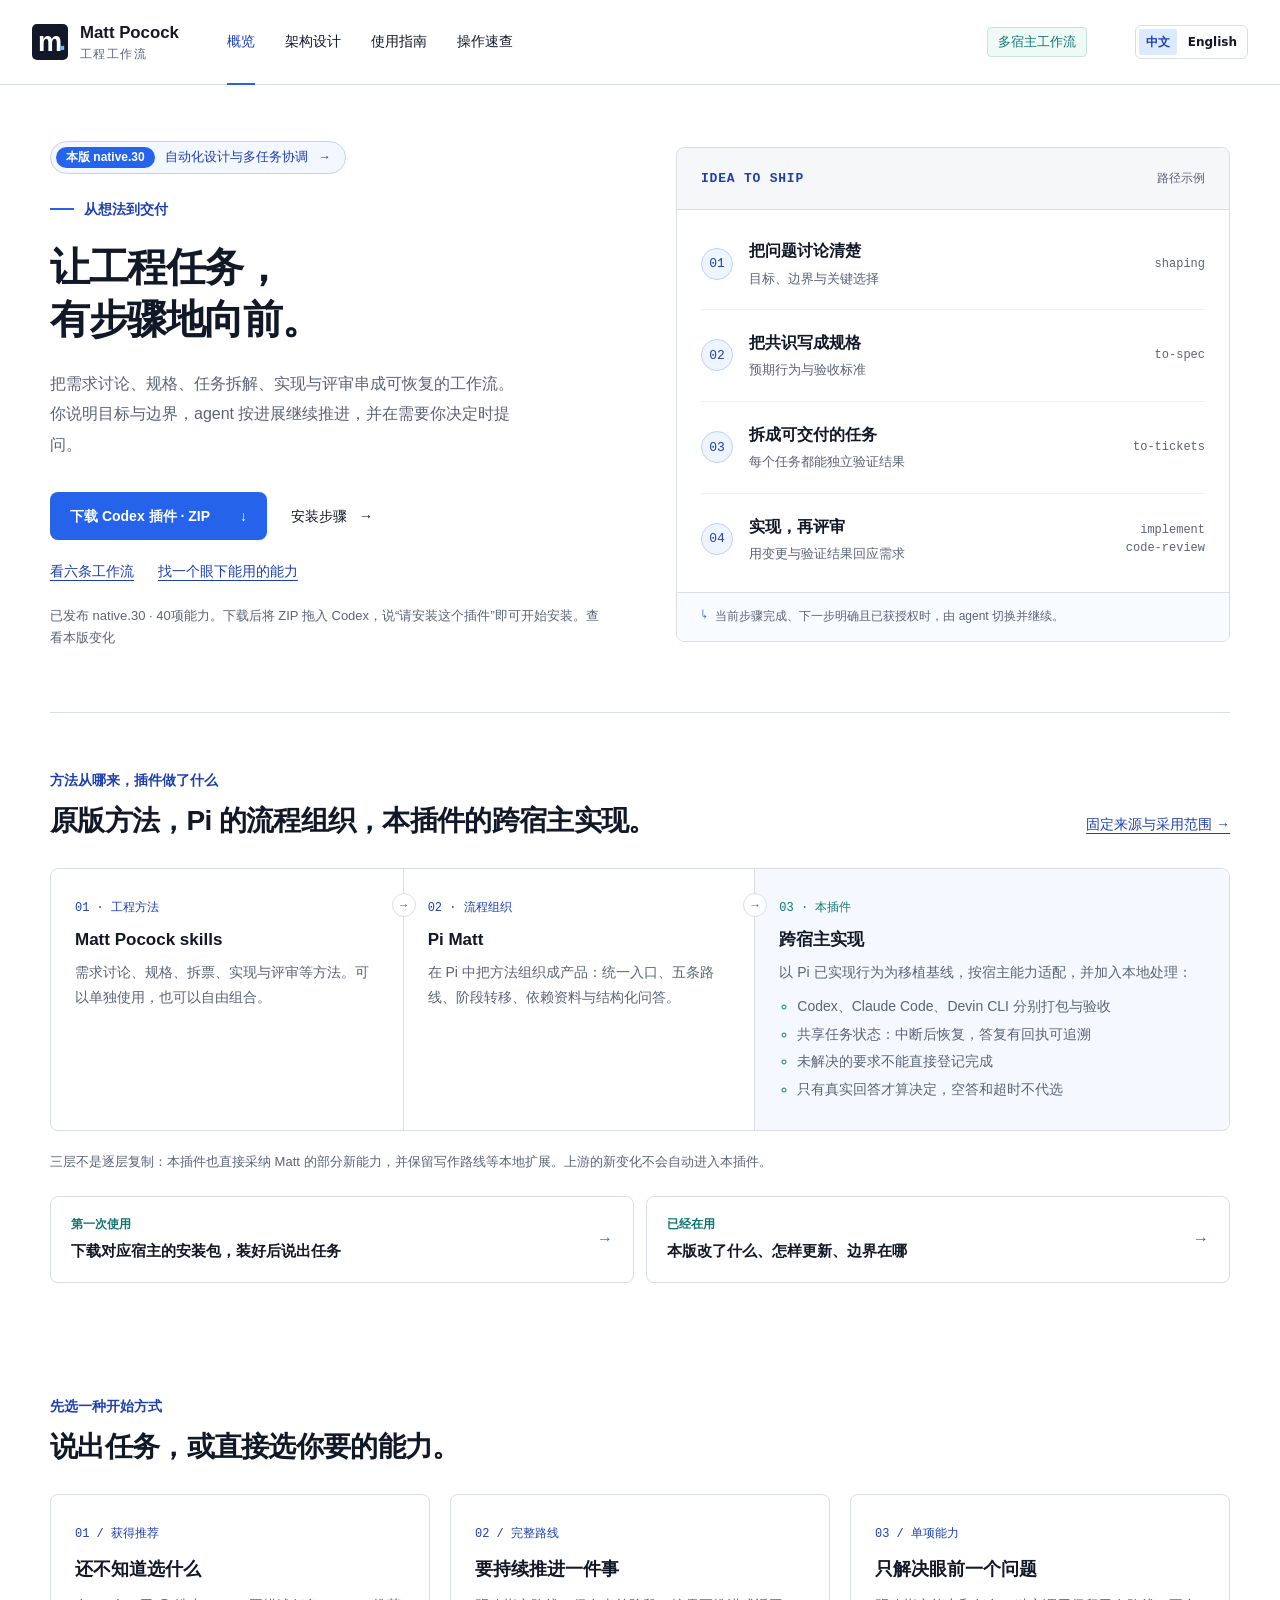
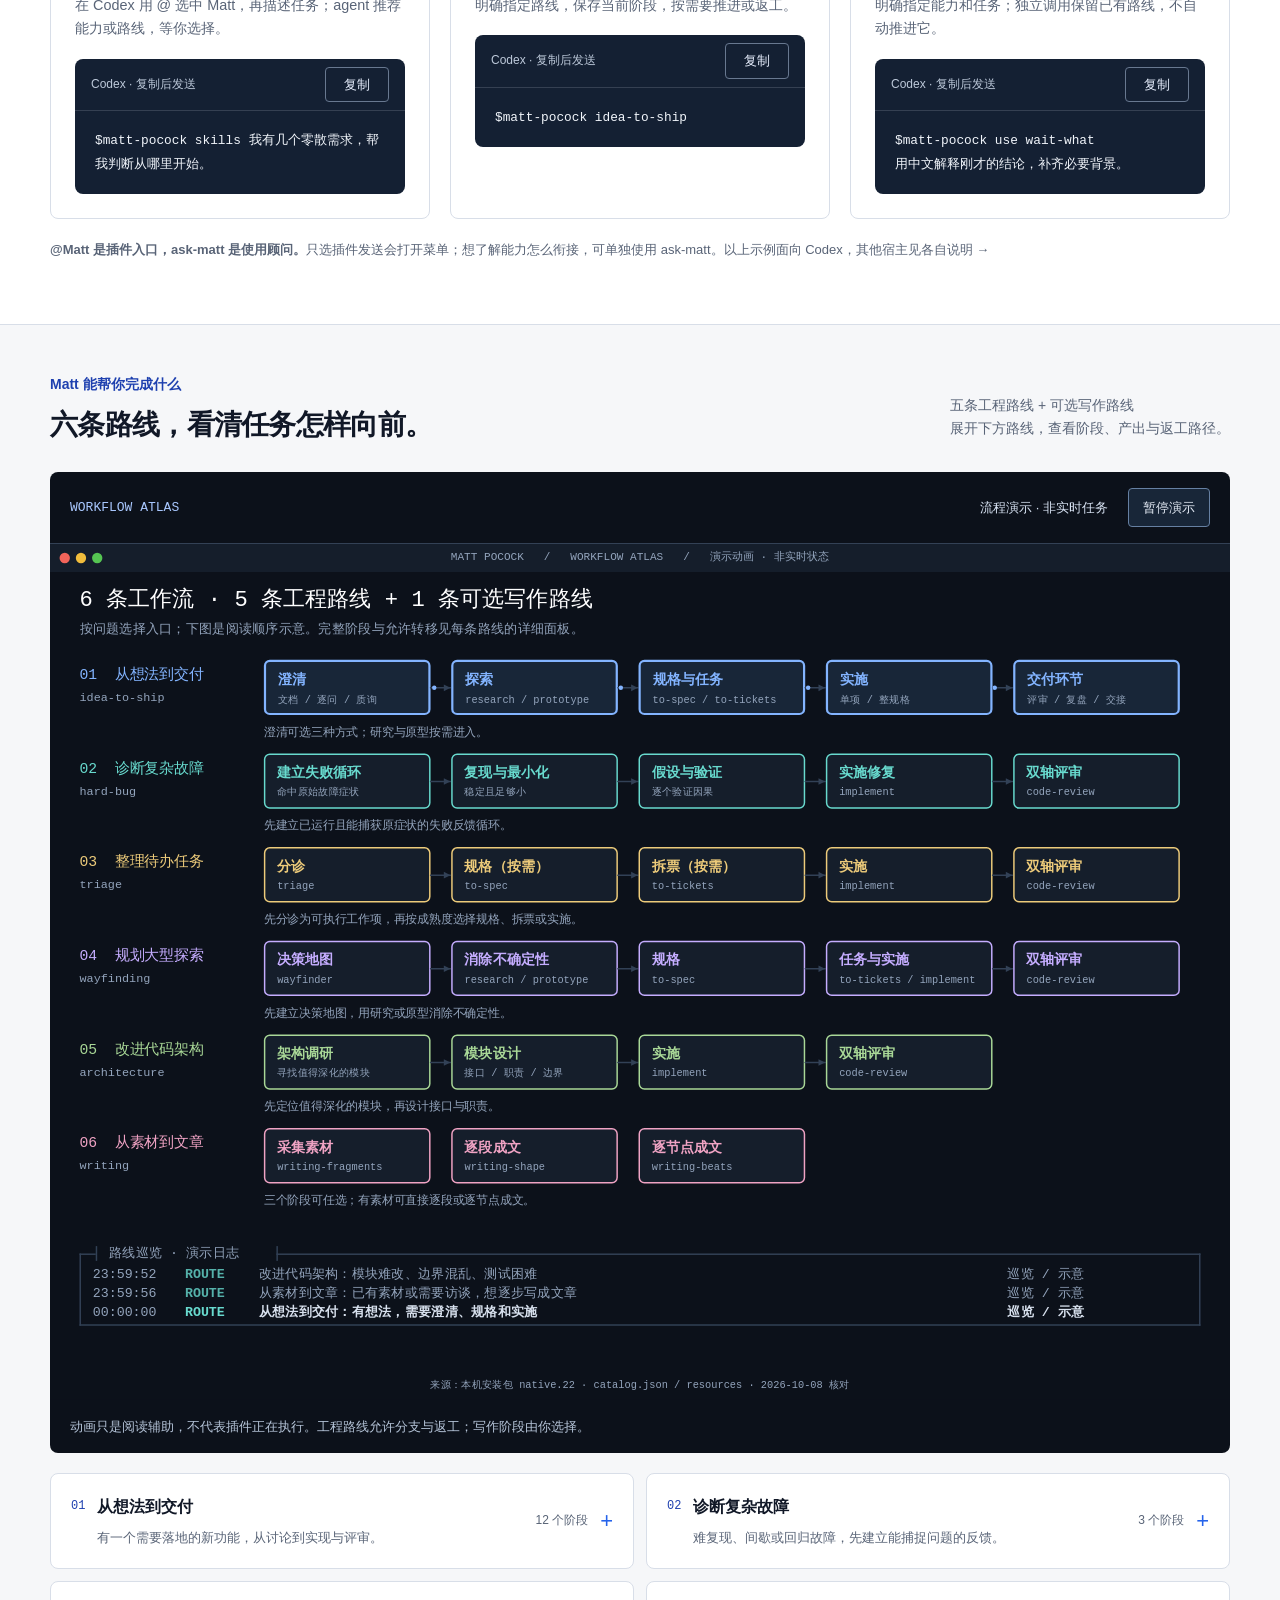
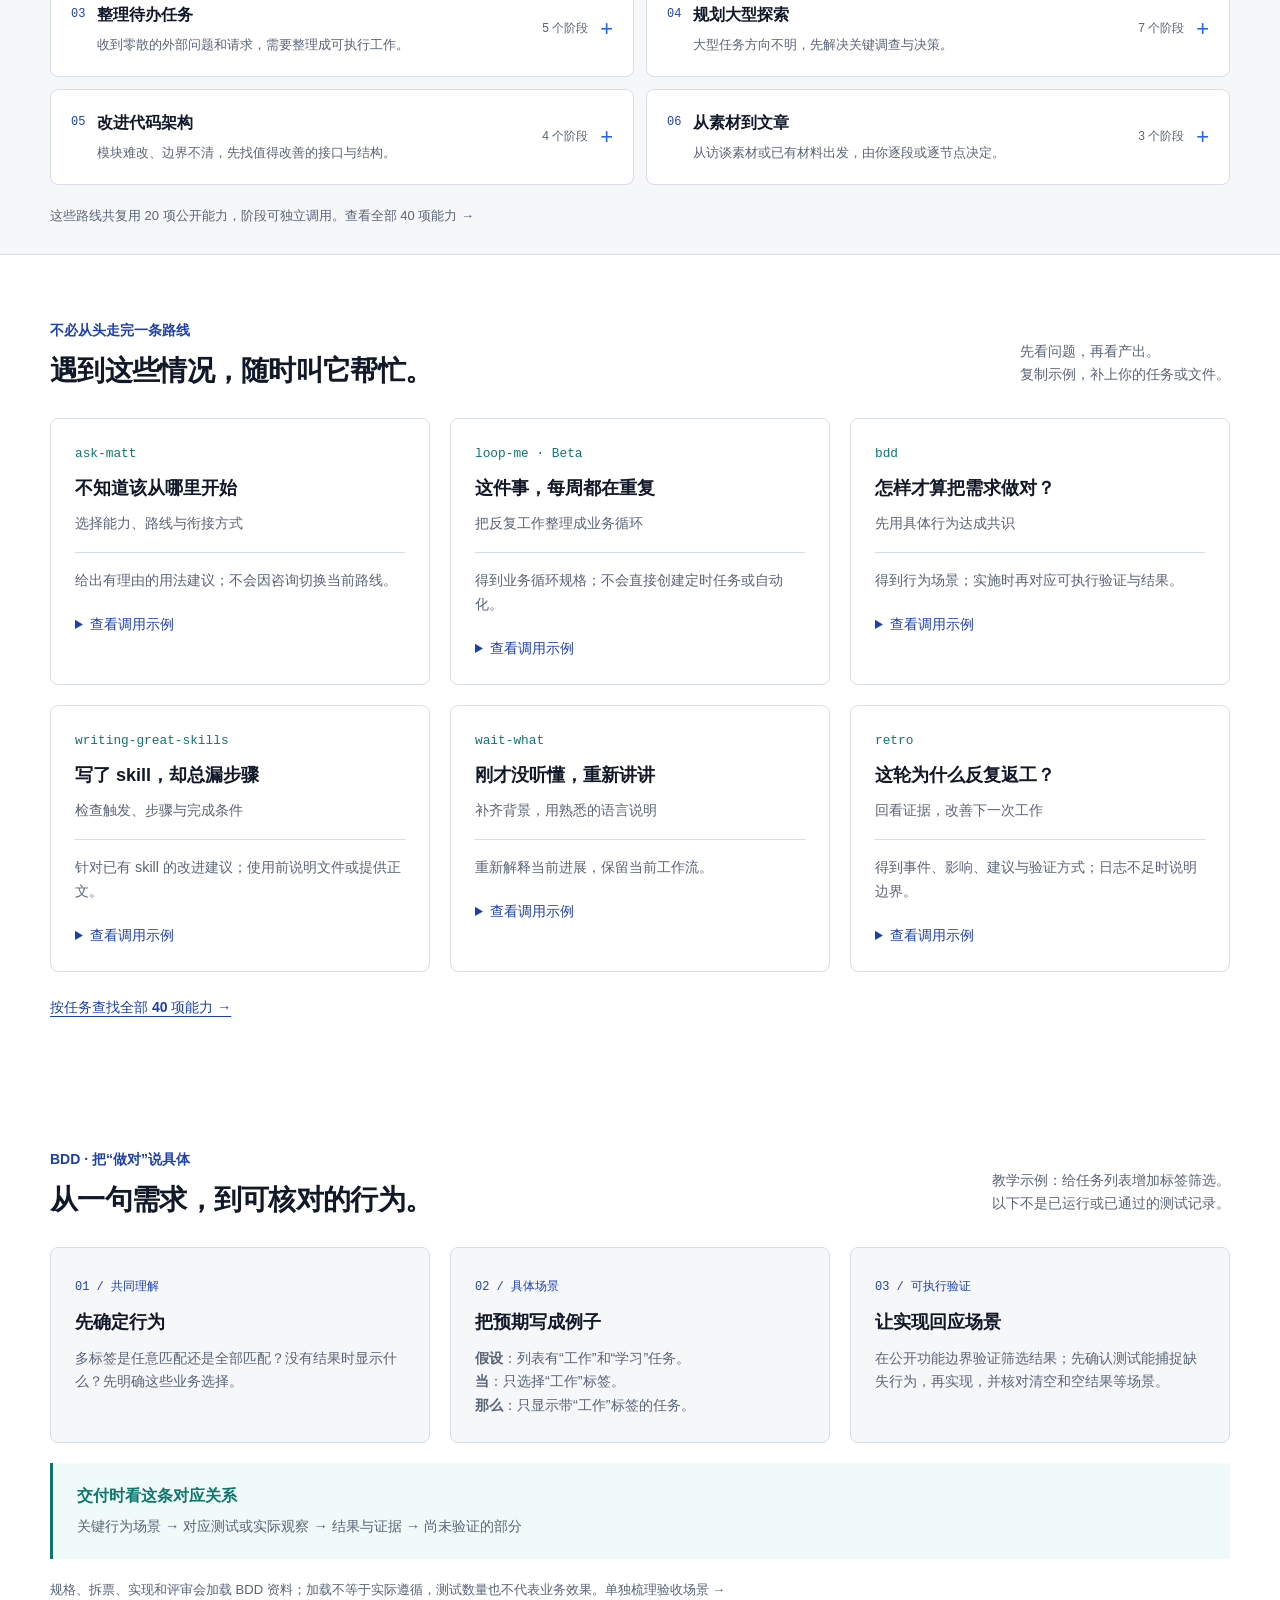
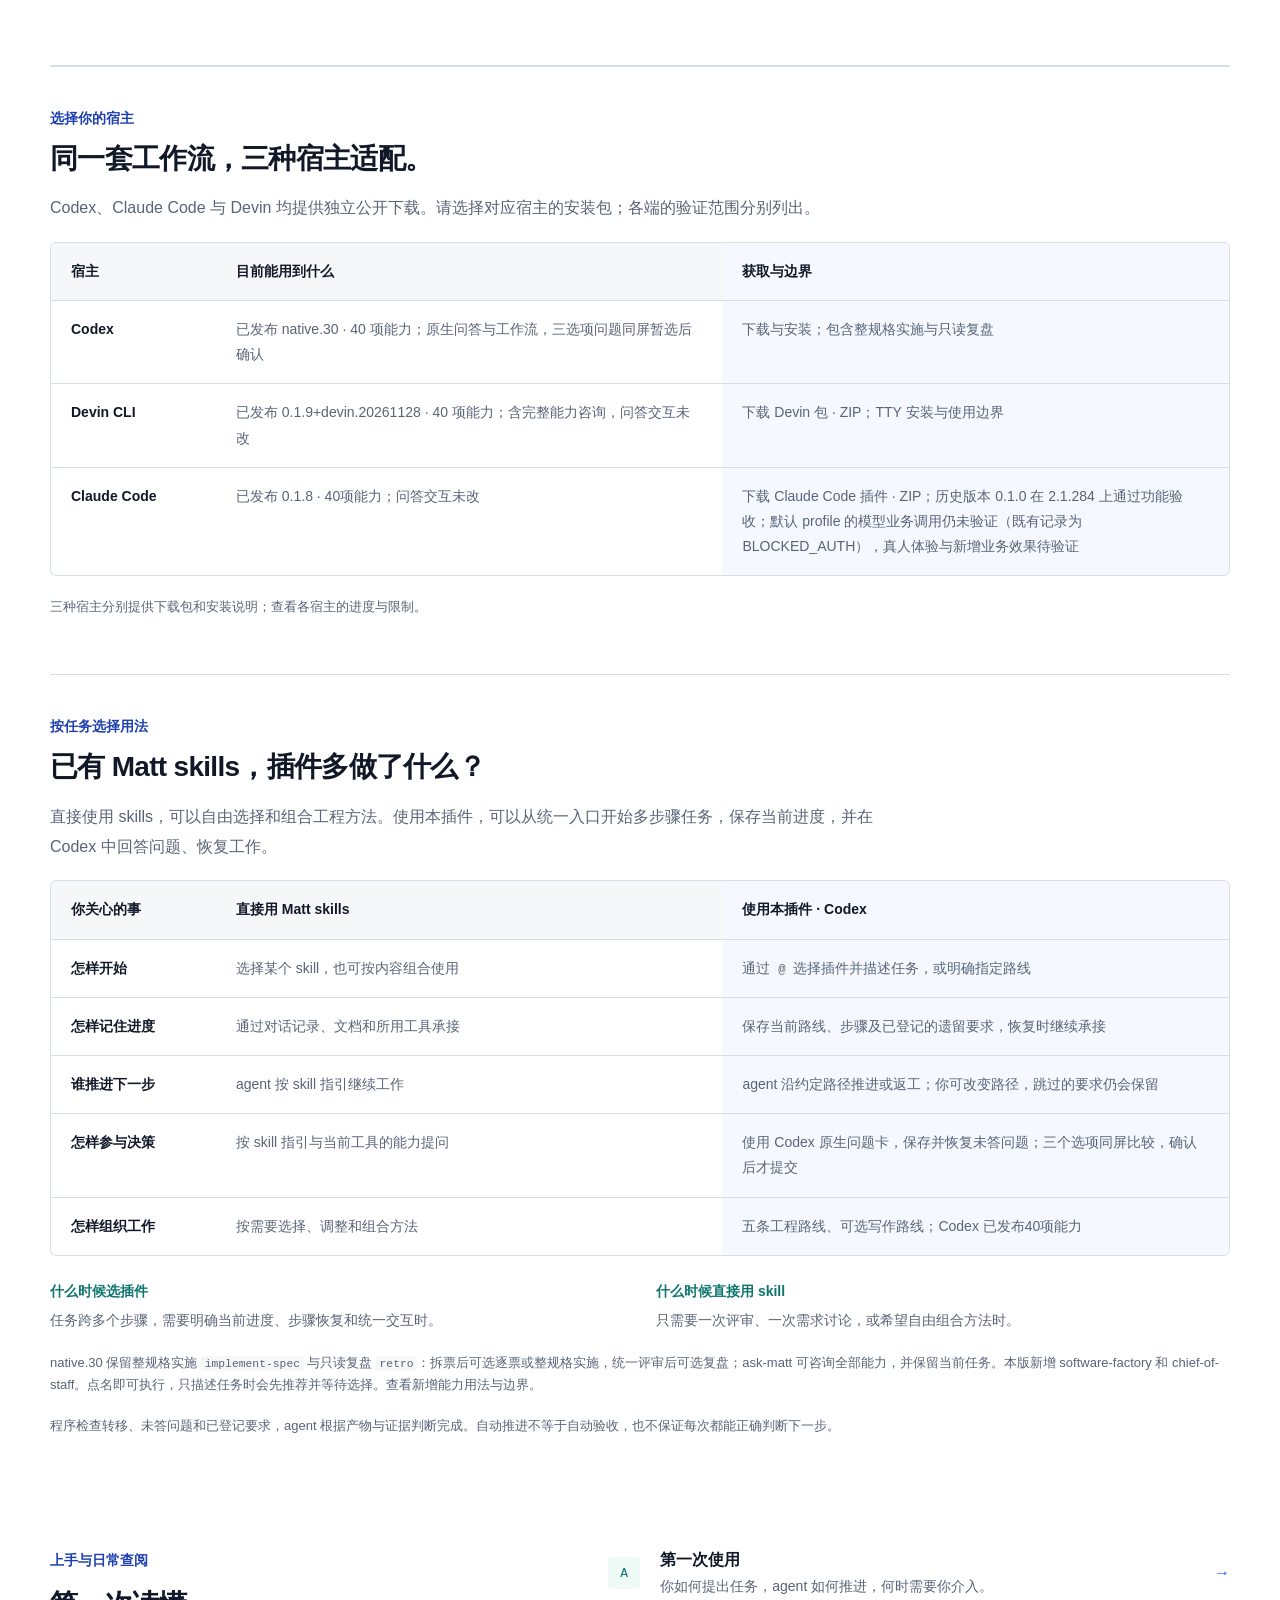
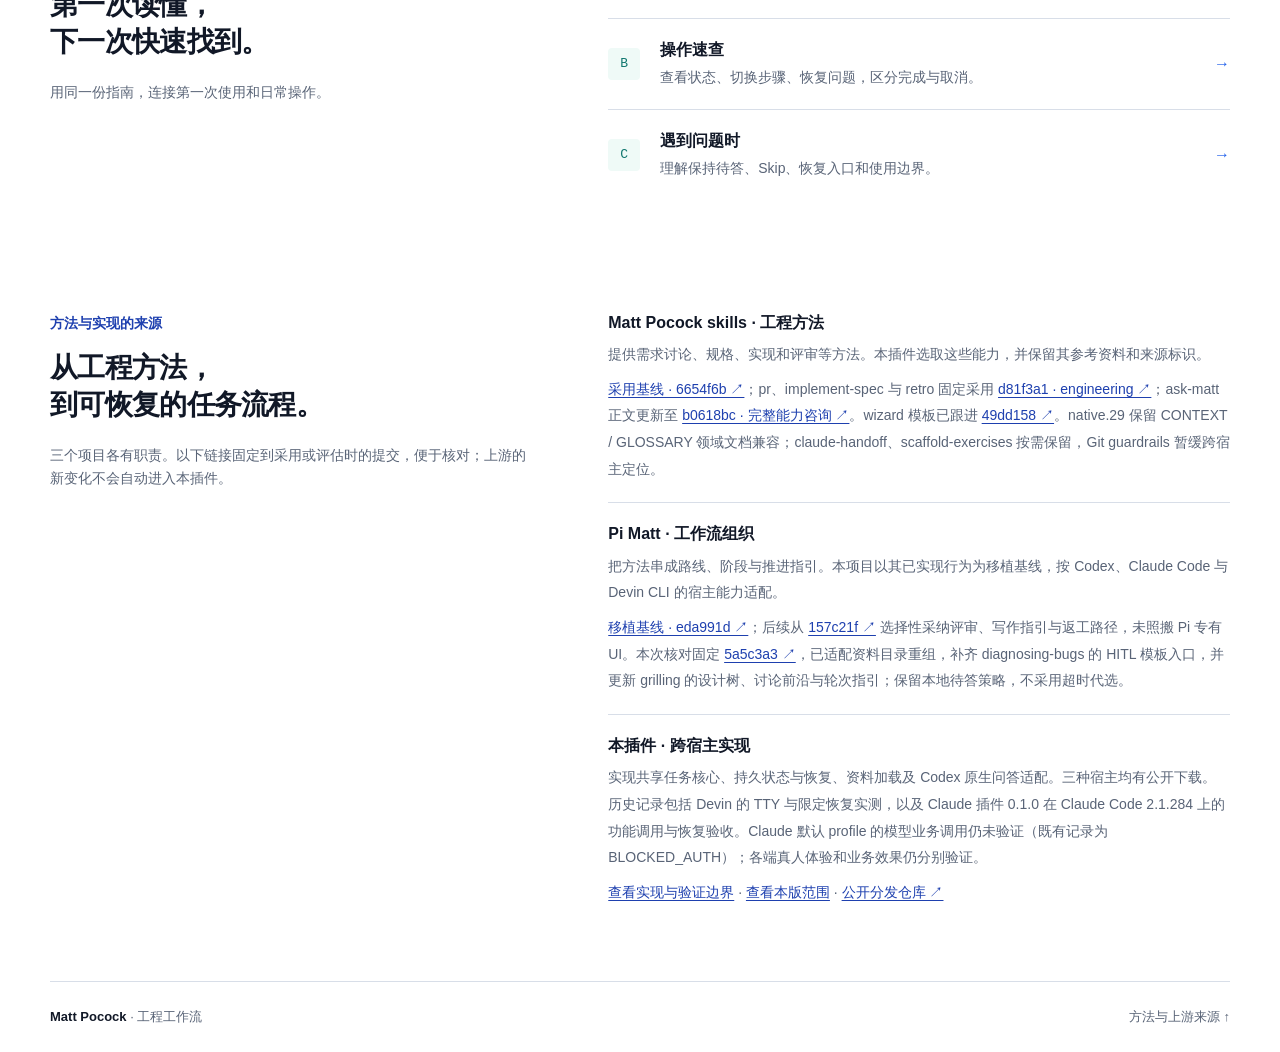
<file: index.html>
<!doctype html>
<html lang="zh-CN">
<head>
  <meta charset="utf-8"><meta name="viewport" content="width=device-width, initial-scale=1">
  <meta name="description" content="用 Matt Pocock 工程工作流理清需求、推进实现与评审。查看 Codex、Claude Code 与 Devin CLI 的适配、验收及下载状态。">
  <meta name="theme-color" content="#ffffff"><title>Matt Pocock · 工程工作流指南</title>
  <link rel="stylesheet" href="styles.css"><script src="site.js" defer></script>
  <link rel="stylesheet" href="language.css"><script src="language.js"></script>
</head>
<body>
  <a class="skip" href="#main">跳到主要内容</a>
  <header class="header"><div class="header-inner">
    <a class="brand" href="./" aria-label="Matt Pocock 首页"><span class="brand-mark" aria-hidden="true">m<span>.</span></span><span>Matt Pocock<span class="brand-sub">工程工作流</span></span></a>
    <nav aria-label="主导航"><a href="./" aria-current="page">概览</a><a href="architecture.html">架构设计</a><a href="guide.html">使用指南</a><a href="guide.html#reference">操作速查</a></nav>
    <span class="edition">多宿主工作流</span>
    <div class="language-switch" data-site-language role="group" aria-label="语言"><a data-language="zh" aria-current="true" href="index.html?lang=zh">中文</a><a data-language="en" href="index.en.html?lang=en">English</a></div>
  </div></header>
  <main id="main">
    <section class="hero wrap" aria-labelledby="hero-title">
      <div class="hero-copy"><a class="release-flag" href="guide.html#updates"><span class="release-flag-tag">本版 native.30</span><span>自动化设计与多任务协调</span><span aria-hidden="true">→</span></a>
        <p class="eyebrow"><span class="small-rule"></span>从想法到交付</p>
        <h1 id="hero-title">让工程任务，<br>有步骤地向前。</h1>
        <p class="lead">把需求讨论、规格、任务拆解、实现与评审串成可恢复的工作流。你说明目标与边界，agent 按进展继续推进，并在需要你决定时提问。</p>
        <div class="actions"><a class="button primary" href="https://ww880412.github.io/matt-pocock-guide/downloads/matt-pocock-codex.zip" download="matt-pocock-codex.zip">下载 Codex 插件 · ZIP <span aria-hidden="true">↓</span></a><a class="text-link" href="guide.html#before">安装步骤 <span aria-hidden="true">→</span></a></div>
        <p class="hero-usage-links"><a href="#workflows">看六条工作流</a><a href="#everyday">找一个眼下能用的能力</a></p>
        <p class="hero-note">已发布 native.30 · 40项能力。下载后将 ZIP 拖入 Codex，说“请安装这个插件”即可开始安装。<a href="guide.html#updates">查看本版变化</a></p>
      </div>
      <div class="journey" aria-label="Idea to Ship 工作流示例">
        <div class="journey-heading"><span class="mono">IDEA TO SHIP</span><span class="example-tag">路径示例</span></div>
        <ol class="journey-steps">
          <li><span class="step-number">01</span><div><strong>把问题讨论清楚</strong><span>目标、边界与关键选择</span></div><span class="phase">shaping</span></li>
          <li><span class="step-number">02</span><div><strong>把共识写成规格</strong><span>预期行为与验收标准</span></div><span class="phase">to-spec</span></li>
          <li><span class="step-number">03</span><div><strong>拆成可交付的任务</strong><span>每个任务都能独立验证结果</span></div><span class="phase">to-tickets</span></li>
          <li><span class="step-number">04</span><div><strong>实现，再评审</strong><span>用变更与验证结果回应需求</span></div><span class="phase">implement<br>code-review</span></li>
        </ol>
        <p class="journey-footer"><span aria-hidden="true">↳</span> 当前步骤完成、下一步明确且已获授权时，由 agent 切换并继续。</p>
      </div>
    </section>
    <section class="layers wrap" id="layers" aria-labelledby="layers-title">
      <div class="section-heading"><div><p class="eyebrow">方法从哪来，插件做了什么</p><h2 id="layers-title">原版方法，Pi 的流程组织，本插件的跨宿主实现。</h2></div><p><a href="#sources">固定来源与采用范围 →</a></p></div>
      <ol class="layer-list">
        <li><span class="layer-index">01 · 工程方法</span><h3>Matt Pocock skills</h3><p>需求讨论、规格、拆票、实现与评审等方法。可以单独使用，也可以自由组合。</p></li>
        <li><span class="layer-index">02 · 流程组织</span><h3>Pi Matt</h3><p>在 Pi 中把方法组织成产品：统一入口、五条路线、阶段转移、依赖资料与结构化问答。</p></li>
        <li class="layer-own"><span class="layer-index">03 · 本插件</span><h3>跨宿主实现</h3><p>以 Pi 已实现行为为移植基线，按宿主能力适配，并加入本地处理：</p>
          <ul><li>Codex、Claude Code、Devin CLI 分别打包与验收</li><li>共享任务状态：中断后恢复，答复有回执可追溯</li><li>未解决的要求不能直接登记完成</li><li>只有真实回答才算决定，空答和超时不代选</li></ul></li>
      </ol>
      <p class="section-note">三层不是逐层复制：本插件也直接采纳 Matt 的部分新能力，并保留写作路线等本地扩展。上游的新变化不会自动进入本插件。</p>
      <div class="start-paths">
        <a href="guide.html#before"><span class="start-label">第一次使用</span><strong>下载对应宿主的安装包，装好后说出任务</strong><span aria-hidden="true">→</span></a>
        <a href="guide.html#updates"><span class="start-label">已经在用</span><strong>本版改了什么、怎样更新、边界在哪</strong><span aria-hidden="true">→</span></a>
      </div>
    </section>
<!-- USAGE:START -->
<section class="usage-section wrap" id="get-started" aria-labelledby="get-started-title">
  <div class="section-heading"><div><p class="eyebrow">先选一种开始方式</p><h2 id="get-started-title">说出任务，或直接选你要的能力。</h2></div></div>
  <div class="entry-grid">
    <article><span class="route-code">01 / 获得推荐</span><h3>还不知道选什么</h3><p>在 Codex 用 @ 选中 Matt，再描述任务；agent 推荐能力或路线，等你选择。</p><div class="code-block"><div class="code-top"><span>Codex · 复制后发送</span><button class="copy" data-copy="start-recommend" aria-label="复制推荐入口">复制</button></div><pre id="start-recommend">$matt-pocock skills 我有几个零散需求，帮我判断从哪里开始。</pre></div></article>
    <article><span class="route-code">02 / 完整路线</span><h3>要持续推进一件事</h3><p>明确指定路线，保存当前阶段，按需要推进或返工。</p><div class="code-block"><div class="code-top"><span>Codex · 复制后发送</span><button class="copy" data-copy="start-route" aria-label="复制工作流入口">复制</button></div><pre id="start-route">$matt-pocock idea-to-ship</pre></div></article>
    <article><span class="route-code">03 / 单项能力</span><h3>只解决眼前一个问题</h3><p>明确指定能力和任务；独立调用保留已有路线，不自动推进它。</p><div class="code-block"><div class="code-top"><span>Codex · 复制后发送</span><button class="copy" data-copy="start-capability" aria-label="复制独立能力入口">复制</button></div><pre id="start-capability">$matt-pocock use wait-what
用中文解释刚才的结论，补齐必要背景。</pre></div></article>
  </div><p class="section-note"><strong>@Matt 是插件入口，ask-matt 是使用顾问。</strong>只选插件发送会打开菜单；想了解能力怎么衔接，可单独使用 ask-matt。以上示例面向 Codex，<a href="guide.html#hosts">其他宿主见各自说明 →</a></p>
</section>
<section class="workflow-band" id="workflows" aria-labelledby="workflow-title"><div class="wrap">
  <div class="section-heading"><div><p class="eyebrow">Matt 能帮你完成什么</p><h2 id="workflow-title">六条路线，看清任务怎样向前。</h2></div><p>五条工程路线 + 可选写作路线<br>展开下方路线，查看阶段、产出与返工路径。</p></div>
  <div class="live-atlas"><div class="atlas-toolbar"><span class="mono">WORKFLOW ATLAS</span><span>流程演示 · 非实时任务</span><button type="button" id="atlas-toggle" aria-pressed="false" hidden>播放演示</button></div><div class="atlas-canvas"><iframe id="atlas-frame" title="Matt 六条工作流演示总览" tabindex="-1" aria-hidden="true"></iframe></div><p class="atlas-mobile-note">手机按路线阅读下方完整阶段；所有内容与桌面全景对应。</p><p class="atlas-caption">动画只是阅读辅助，不代表插件正在执行。工程路线允许分支与返工；写作阶段由你选择。</p></div>
  <script type="application/json" id="atlas-source">"\u003c!doctype html>\n\u003chtml lang=\"en\">\u003chead>\u003cmeta charset=\"utf-8\">\n\u003cmeta name=\"viewport\" content=\"width=device-width,initial-scale=1\">\n\u003ctitle>live-panel\u003c/title>\n\u003cstyle>\n/* live-panel template. Content, colours, sizes: all come from the JSON config (see references/config-schema.md).\n   Layout never moves. Everything that changes is a pure function of time: window.seek(t). */\n*{box-sizing:border-box;margin:0;padding:0}\nhtml,body{width:100%;height:100%;overflow:hidden}\nbody{background:var(--c-bg,#111);}\n#stage{position:absolute;left:0;top:0;transform-origin:0 0;overflow:hidden;white-space:pre;color:var(--c-fg);font-family:var(--font);font-size:var(--fs);line-height:var(--lh)}\n#stage>*{position:absolute}\nb,.b{font-weight:700}\n.tb{left:0;top:0;text-align:center;background:var(--c-bar);color:var(--c-dim)}\n.tb i{position:absolute;border-radius:50%}\n.sw{display:inline-block;width:.62em;height:.62em;margin-right:.55em;vertical-align:baseline}\n.box{border-top:2px solid;border-bottom:2px solid}\n.box::before,.box::after{content:\"\";position:absolute;top:0;bottom:0;width:2px;background:repeating-linear-gradient(180deg,currentColor 0 calc(var(--lh) - 7px),transparent calc(var(--lh) - 7px) var(--lh))}\n.box.solid{border:var(--bw,2px) solid currentColor;border-radius:var(--radius,0px)}\n.box.solid::before,.box.solid::after{display:none}\n.box.dashed{border-style:dashed}\n.box::before{left:0}.box::after{right:0}\n.box .ln{color:var(--c-fg);height:var(--lh);padding-right:0}\n.ln.flex{display:flex;align-items:center}\n.ln.flex>div{overflow:visible}\n.wire{background:var(--c-line)}\n.dashv{background:repeating-linear-gradient(180deg,var(--c-line) 0 5px,transparent 5px 9px)}\n.dashh{background:repeating-linear-gradient(90deg,var(--c-line) 0 5px,transparent 5px 9px)}\n.pk{border-radius:50%;width:12px;height:12px;margin:-6px 0 0 -6px;display:none}\n.pk.s{width:6px;height:6px;margin:-3px 0 0 -3px}\n.bar{position:relative;display:block;height:20px;background-image:radial-gradient(var(--c-dots,#566078) 1px,transparent 1.3px);background-size:4px 4px}\n.bar u{position:absolute;left:0;top:0;bottom:0;text-decoration:none}\n.bar u.end::after{content:\"\";position:absolute;right:0;top:0;bottom:0;width:8px;background:repeating-conic-gradient(var(--c-bg) 0 25%,transparent 0 50%) 0 0/4px 4px;opacity:.55}\n.bar s{position:absolute;top:-4px;bottom:-4px;width:2px;background:var(--c-fg);text-decoration:none}\n.cur{display:inline-block;width:.62em;height:1.05em;vertical-align:-.18em;margin-left:.4em}\n.tarrow{height:0;border-top:2px dashed var(--c-line)}\n.glyph{text-align:center;line-height:1}\n.logframe{border:2px solid var(--c-line2,#3a4154);border-top:0}\n.logtop{height:0;border-top:2px solid var(--c-line2,#3a4154)}\n.lgrow{position:absolute}\n.lgrow span{position:absolute;top:0}\n#err{position:absolute;left:10px;top:10px;color:#f66;font:14px monospace;white-space:pre-wrap;z-index:9}\n\u003c/style>\u003c/head>\u003cbody>\n\u003cdiv id=\"stage\">\u003c/div>\n\u003cscript id=\"live-config\" type=\"application/json\">{\"meta\": {\"title\": \"Matt · 六条工作流总览\", \"lang\": \"zh-CN\"}, \"canvas\": {\"width\": 1600, \"height\": 1160, \"duration\": 24, \"fps\": 15}, \"theme\": {\"preset\": \"terminal-dark\", \"font\": \"\\\"SFMono-Regular\\\", Menlo, \\\"PingFang SC\\\", monospace\", \"fontSize\": 18, \"lineHeight\": 26, \"boxMode\": \"solid\", \"radius\": 8, \"packetSize\": 6, \"glow\": false, \"colors\": {\"bg\": \"#0c111a\", \"bar\": \"#151e2b\", \"line\": \"#324156\", \"line2\": \"#324156\", \"fg\": \"#d8e1ee\", \"wh\": \"#ffffff\", \"dim\": \"#93a4bc\", \"bl\": \"#83b4ff\", \"cy\": \"#68dace\", \"ye\": \"#edcb7a\", \"pu\": \"#c5adff\", \"gr\": \"#a9d897\", \"pk\": \"#f0a3c4\", \"row\": \"#182638\", \"hl\": \"#172334\"}}, \"titlebar\": {\"text\": \"MATT POCOCK   /   WORKFLOW ATLAS   /   演示动画 · 非实时状态\", \"height\": 38, \"size\": 15}, \"credit\": {\"text\": \"来源：本机安装包 native.22 · catalog.json / resources · 2026-10-08 核对\", \"y\": 1140, \"size\": 14, \"c\": \"dim\"}, \"machines\": {\"route\": {\"type\": \"cycle\", \"period\": 4, \"values\": [{\"t\": \"从想法到交付\", \"m\": \"从想法到交付：有想法，需要澄清、规格和实施\", \"g\": \"巡览 / 示意\"}, {\"t\": \"诊断复杂故障\", \"m\": \"诊断复杂故障：疑难、间歇或回归故障\", \"g\": \"巡览 / 示意\"}, {\"t\": \"整理待办任务\", \"m\": \"整理待办任务：零散需求、问题和待办缺乏执行条件\", \"g\": \"巡览 / 示意\"}, {\"t\": \"规划大型探索\", \"m\": \"规划大型探索：目标大、方向模糊，关键决定未解决\", \"g\": \"巡览 / 示意\"}, {\"t\": \"改进代码架构\", \"m\": \"改进代码架构：模块难改、边界混乱、测试困难\", \"g\": \"巡览 / 示意\"}, {\"t\": \"从素材到文章\", \"m\": \"从素材到文章：已有素材或需要访谈，想逐步写成文章\", \"g\": \"巡览 / 示意\"}], \"log\": {\"who\": \"ROUTE\", \"c\": \"cy\"}}}, \"elements\": [{\"type\": \"text\", \"x\": 40, \"y\": 76, \"t\": \"6 条工作流 · 5 条工程路线 + 1 条可选写作路线\", \"size\": 30, \"c\": \"wh\", \"align\": \"left\"}, {\"type\": \"text\", \"x\": 40, \"y\": 115, \"t\": \"按问题选择入口；下图是阅读顺序示意。完整阶段与允许转移见每条路线的详细面板。\", \"size\": 18, \"c\": \"dim\", \"align\": \"left\"}, {\"type\": \"text\", \"x\": 40, \"y\": 178, \"t\": \"01  从想法到交付\", \"size\": 20, \"c\": \"bl\", \"align\": \"left\"}, {\"type\": \"text\", \"x\": 40, \"y\": 209, \"t\": \"idea-to-ship\", \"size\": 16, \"c\": \"dim\", \"align\": \"left\"}, {\"type\": \"box\", \"x\": 290, \"y\": 157, \"w\": 226, \"h\": 75, \"pad\": [12, 16, 16], \"align\": \"left\", \"color\": \"bl\", \"fill\": \"bar\", \"lines\": [{\"t\": \"澄清\", \"size\": 19, \"b\": 1, \"c\": \"bl\"}, {\"t\": \"文档 / 逐问 / 质询\", \"size\": 14, \"c\": \"dim\"}], \"when\": {\"var\": \"route.i\", \"eq\": 0}, \"then\": {\"color\": \"bl\", \"fill\": \"row\", \"border\": 3}}, {\"type\": \"path\", \"points\": [[516, 195], [543, 195]], \"color\": \"line\", \"flow\": {\"period\": 1.4, \"offsets\": [0], \"color\": \"bl\", \"tail\": 8, \"when\": {\"var\": \"route.i\", \"eq\": 0}}}, {\"type\": \"box\", \"x\": 544, \"y\": 157, \"w\": 226, \"h\": 75, \"pad\": [12, 16, 16], \"align\": \"left\", \"color\": \"bl\", \"fill\": \"bar\", \"lines\": [{\"t\": \"探索\", \"size\": 19, \"b\": 1, \"c\": \"bl\"}, {\"t\": \"research / prototype\", \"size\": 14, \"c\": \"dim\"}], \"when\": {\"var\": \"route.i\", \"eq\": 0}, \"then\": {\"color\": \"bl\", \"fill\": \"row\", \"border\": 3}}, {\"type\": \"path\", \"points\": [[770, 195], [797, 195]], \"color\": \"line\", \"flow\": {\"period\": 1.63, \"offsets\": [0], \"color\": \"bl\", \"tail\": 8, \"when\": {\"var\": \"route.i\", \"eq\": 0}}}, {\"type\": \"box\", \"x\": 798, \"y\": 157, \"w\": 226, \"h\": 75, \"pad\": [12, 16, 16], \"align\": \"left\", \"color\": \"bl\", \"fill\": \"bar\", \"lines\": [{\"t\": \"规格与任务\", \"size\": 19, \"b\": 1, \"c\": \"bl\"}, {\"t\": \"to-spec / to-tickets\", \"size\": 14, \"c\": \"dim\"}], \"when\": {\"var\": \"route.i\", \"eq\": 0}, \"then\": {\"color\": \"bl\", \"fill\": \"row\", \"border\": 3}}, {\"type\": \"path\", \"points\": [[1024, 195], [1051, 195]], \"color\": \"line\", \"flow\": {\"period\": 1.8599999999999999, \"offsets\": [0], \"color\": \"bl\", \"tail\": 8, \"when\": {\"var\": \"route.i\", \"eq\": 0}}}, {\"type\": \"box\", \"x\": 1052, \"y\": 157, \"w\": 226, \"h\": 75, \"pad\": [12, 16, 16], \"align\": \"left\", \"color\": \"bl\", \"fill\": \"bar\", \"lines\": [{\"t\": \"实施\", \"size\": 19, \"b\": 1, \"c\": \"bl\"}, {\"t\": \"单项 / 整规格\", \"size\": 14, \"c\": \"dim\"}], \"when\": {\"var\": \"route.i\", \"eq\": 0}, \"then\": {\"color\": \"bl\", \"fill\": \"row\", \"border\": 3}}, {\"type\": \"path\", \"points\": [[1278, 195], [1305, 195]], \"color\": \"line\", \"flow\": {\"period\": 2.09, \"offsets\": [0], \"color\": \"bl\", \"tail\": 8, \"when\": {\"var\": \"route.i\", \"eq\": 0}}}, {\"type\": \"box\", \"x\": 1306, \"y\": 157, \"w\": 226, \"h\": 75, \"pad\": [12, 16, 16], \"align\": \"left\", \"color\": \"bl\", \"fill\": \"bar\", \"lines\": [{\"t\": \"交付环节\", \"size\": 19, \"b\": 1, \"c\": \"bl\"}, {\"t\": \"评审 / 复盘 / 交接\", \"size\": 14, \"c\": \"dim\"}], \"when\": {\"var\": \"route.i\", \"eq\": 0}, \"then\": {\"color\": \"bl\", \"fill\": \"row\", \"border\": 3}}, {\"type\": \"text\", \"x\": 290, \"y\": 256, \"t\": \"澄清可选三种方式；研究与原型按需进入。\", \"size\": 16, \"c\": \"dim\", \"align\": \"left\"}, {\"type\": \"text\", \"x\": 40, \"y\": 305, \"t\": \"02  诊断复杂故障\", \"size\": 20, \"c\": \"cy\", \"align\": \"left\"}, {\"type\": \"text\", \"x\": 40, \"y\": 336, \"t\": \"hard-bug\", \"size\": 16, \"c\": \"dim\", \"align\": \"left\"}, {\"type\": \"box\", \"x\": 290, \"y\": 284, \"w\": 226, \"h\": 75, \"pad\": [12, 16, 16], \"align\": \"left\", \"color\": \"cy\", \"fill\": \"bar\", \"lines\": [{\"t\": \"建立失败循环\", \"size\": 19, \"b\": 1, \"c\": \"cy\"}, {\"t\": \"命中原始故障症状\", \"size\": 14, \"c\": \"dim\"}], \"when\": {\"var\": \"route.i\", \"eq\": 1}, \"then\": {\"color\": \"cy\", \"fill\": \"row\", \"border\": 3}}, {\"type\": \"path\", \"points\": [[516, 322], [543, 322]], \"color\": \"line\", \"flow\": {\"period\": 1.4, \"offsets\": [0], \"color\": \"cy\", \"tail\": 8, \"when\": {\"var\": \"route.i\", \"eq\": 1}}}, {\"type\": \"box\", \"x\": 544, \"y\": 284, \"w\": 226, \"h\": 75, \"pad\": [12, 16, 16], \"align\": \"left\", \"color\": \"cy\", \"fill\": \"bar\", \"lines\": [{\"t\": \"复现与最小化\", \"size\": 19, \"b\": 1, \"c\": \"cy\"}, {\"t\": \"稳定且足够小\", \"size\": 14, \"c\": \"dim\"}], \"when\": {\"var\": \"route.i\", \"eq\": 1}, \"then\": {\"color\": \"cy\", \"fill\": \"row\", \"border\": 3}}, {\"type\": \"path\", \"points\": [[770, 322], [797, 322]], \"color\": \"line\", \"flow\": {\"period\": 1.63, \"offsets\": [0], \"color\": \"cy\", \"tail\": 8, \"when\": {\"var\": \"route.i\", \"eq\": 1}}}, {\"type\": \"box\", \"x\": 798, \"y\": 284, \"w\": 226, \"h\": 75, \"pad\": [12, 16, 16], \"align\": \"left\", \"color\": \"cy\", \"fill\": \"bar\", \"lines\": [{\"t\": \"假设与验证\", \"size\": 19, \"b\": 1, \"c\": \"cy\"}, {\"t\": \"逐个验证因果\", \"size\": 14, \"c\": \"dim\"}], \"when\": {\"var\": \"route.i\", \"eq\": 1}, \"then\": {\"color\": \"cy\", \"fill\": \"row\", \"border\": 3}}, {\"type\": \"path\", \"points\": [[1024, 322], [1051, 322]], \"color\": \"line\", \"flow\": {\"period\": 1.8599999999999999, \"offsets\": [0], \"color\": \"cy\", \"tail\": 8, \"when\": {\"var\": \"route.i\", \"eq\": 1}}}, {\"type\": \"box\", \"x\": 1052, \"y\": 284, \"w\": 226, \"h\": 75, \"pad\": [12, 16, 16], \"align\": \"left\", \"color\": \"cy\", \"fill\": \"bar\", \"lines\": [{\"t\": \"实施修复\", \"size\": 19, \"b\": 1, \"c\": \"cy\"}, {\"t\": \"implement\", \"size\": 14, \"c\": \"dim\"}], \"when\": {\"var\": \"route.i\", \"eq\": 1}, \"then\": {\"color\": \"cy\", \"fill\": \"row\", \"border\": 3}}, {\"type\": \"path\", \"points\": [[1278, 322], [1305, 322]], \"color\": \"line\", \"flow\": {\"period\": 2.09, \"offsets\": [0], \"color\": \"cy\", \"tail\": 8, \"when\": {\"var\": \"route.i\", \"eq\": 1}}}, {\"type\": \"box\", \"x\": 1306, \"y\": 284, \"w\": 226, \"h\": 75, \"pad\": [12, 16, 16], \"align\": \"left\", \"color\": \"cy\", \"fill\": \"bar\", \"lines\": [{\"t\": \"双轴评审\", \"size\": 19, \"b\": 1, \"c\": \"cy\"}, {\"t\": \"code-review\", \"size\": 14, \"c\": \"dim\"}], \"when\": {\"var\": \"route.i\", \"eq\": 1}, \"then\": {\"color\": \"cy\", \"fill\": \"row\", \"border\": 3}}, {\"type\": \"text\", \"x\": 290, \"y\": 383, \"t\": \"先建立已运行且能捕获原症状的失败反馈循环。\", \"size\": 16, \"c\": \"dim\", \"align\": \"left\"}, {\"type\": \"text\", \"x\": 40, \"y\": 432, \"t\": \"03  整理待办任务\", \"size\": 20, \"c\": \"ye\", \"align\": \"left\"}, {\"type\": \"text\", \"x\": 40, \"y\": 463, \"t\": \"triage\", \"size\": 16, \"c\": \"dim\", \"align\": \"left\"}, {\"type\": \"box\", \"x\": 290, \"y\": 411, \"w\": 226, \"h\": 75, \"pad\": [12, 16, 16], \"align\": \"left\", \"color\": \"ye\", \"fill\": \"bar\", \"lines\": [{\"t\": \"分诊\", \"size\": 19, \"b\": 1, \"c\": \"ye\"}, {\"t\": \"triage\", \"size\": 14, \"c\": \"dim\"}], \"when\": {\"var\": \"route.i\", \"eq\": 2}, \"then\": {\"color\": \"ye\", \"fill\": \"row\", \"border\": 3}}, {\"type\": \"path\", \"points\": [[516, 449], [543, 449]], \"color\": \"line\", \"flow\": {\"period\": 1.4, \"offsets\": [0], \"color\": \"ye\", \"tail\": 8, \"when\": {\"var\": \"route.i\", \"eq\": 2}}}, {\"type\": \"box\", \"x\": 544, \"y\": 411, \"w\": 226, \"h\": 75, \"pad\": [12, 16, 16], \"align\": \"left\", \"color\": \"ye\", \"fill\": \"bar\", \"lines\": [{\"t\": \"规格（按需）\", \"size\": 19, \"b\": 1, \"c\": \"ye\"}, {\"t\": \"to-spec\", \"size\": 14, \"c\": \"dim\"}], \"when\": {\"var\": \"route.i\", \"eq\": 2}, \"then\": {\"color\": \"ye\", \"fill\": \"row\", \"border\": 3}}, {\"type\": \"path\", \"points\": [[770, 449], [797, 449]], \"color\": \"line\", \"flow\": {\"period\": 1.63, \"offsets\": [0], \"color\": \"ye\", \"tail\": 8, \"when\": {\"var\": \"route.i\", \"eq\": 2}}}, {\"type\": \"box\", \"x\": 798, \"y\": 411, \"w\": 226, \"h\": 75, \"pad\": [12, 16, 16], \"align\": \"left\", \"color\": \"ye\", \"fill\": \"bar\", \"lines\": [{\"t\": \"拆票（按需）\", \"size\": 19, \"b\": 1, \"c\": \"ye\"}, {\"t\": \"to-tickets\", \"size\": 14, \"c\": \"dim\"}], \"when\": {\"var\": \"route.i\", \"eq\": 2}, \"then\": {\"color\": \"ye\", \"fill\": \"row\", \"border\": 3}}, {\"type\": \"path\", \"points\": [[1024, 449], [1051, 449]], \"color\": \"line\", \"flow\": {\"period\": 1.8599999999999999, \"offsets\": [0], \"color\": \"ye\", \"tail\": 8, \"when\": {\"var\": \"route.i\", \"eq\": 2}}}, {\"type\": \"box\", \"x\": 1052, \"y\": 411, \"w\": 226, \"h\": 75, \"pad\": [12, 16, 16], \"align\": \"left\", \"color\": \"ye\", \"fill\": \"bar\", \"lines\": [{\"t\": \"实施\", \"size\": 19, \"b\": 1, \"c\": \"ye\"}, {\"t\": \"implement\", \"size\": 14, \"c\": \"dim\"}], \"when\": {\"var\": \"route.i\", \"eq\": 2}, \"then\": {\"color\": \"ye\", \"fill\": \"row\", \"border\": 3}}, {\"type\": \"path\", \"points\": [[1278, 449], [1305, 449]], \"color\": \"line\", \"flow\": {\"period\": 2.09, \"offsets\": [0], \"color\": \"ye\", \"tail\": 8, \"when\": {\"var\": \"route.i\", \"eq\": 2}}}, {\"type\": \"box\", \"x\": 1306, \"y\": 411, \"w\": 226, \"h\": 75, \"pad\": [12, 16, 16], \"align\": \"left\", \"color\": \"ye\", \"fill\": \"bar\", \"lines\": [{\"t\": \"双轴评审\", \"size\": 19, \"b\": 1, \"c\": \"ye\"}, {\"t\": \"code-review\", \"size\": 14, \"c\": \"dim\"}], \"when\": {\"var\": \"route.i\", \"eq\": 2}, \"then\": {\"color\": \"ye\", \"fill\": \"row\", \"border\": 3}}, {\"type\": \"text\", \"x\": 290, \"y\": 510, \"t\": \"先分诊为可执行工作项，再按成熟度选择规格、拆票或实施。\", \"size\": 16, \"c\": \"dim\", \"align\": \"left\"}, {\"type\": \"text\", \"x\": 40, \"y\": 559, \"t\": \"04  规划大型探索\", \"size\": 20, \"c\": \"pu\", \"align\": \"left\"}, {\"type\": \"text\", \"x\": 40, \"y\": 590, \"t\": \"wayfinding\", \"size\": 16, \"c\": \"dim\", \"align\": \"left\"}, {\"type\": \"box\", \"x\": 290, \"y\": 538, \"w\": 226, \"h\": 75, \"pad\": [12, 16, 16], \"align\": \"left\", \"color\": \"pu\", \"fill\": \"bar\", \"lines\": [{\"t\": \"决策地图\", \"size\": 19, \"b\": 1, \"c\": \"pu\"}, {\"t\": \"wayfinder\", \"size\": 14, \"c\": \"dim\"}], \"when\": {\"var\": \"route.i\", \"eq\": 3}, \"then\": {\"color\": \"pu\", \"fill\": \"row\", \"border\": 3}}, {\"type\": \"path\", \"points\": [[516, 576], [543, 576]], \"color\": \"line\", \"flow\": {\"period\": 1.4, \"offsets\": [0], \"color\": \"pu\", \"tail\": 8, \"when\": {\"var\": \"route.i\", \"eq\": 3}}}, {\"type\": \"box\", \"x\": 544, \"y\": 538, \"w\": 226, \"h\": 75, \"pad\": [12, 16, 16], \"align\": \"left\", \"color\": \"pu\", \"fill\": \"bar\", \"lines\": [{\"t\": \"消除不确定性\", \"size\": 19, \"b\": 1, \"c\": \"pu\"}, {\"t\": \"research / prototype\", \"size\": 14, \"c\": \"dim\"}], \"when\": {\"var\": \"route.i\", \"eq\": 3}, \"then\": {\"color\": \"pu\", \"fill\": \"row\", \"border\": 3}}, {\"type\": \"path\", \"points\": [[770, 576], [797, 576]], \"color\": \"line\", \"flow\": {\"period\": 1.63, \"offsets\": [0], \"color\": \"pu\", \"tail\": 8, \"when\": {\"var\": \"route.i\", \"eq\": 3}}}, {\"type\": \"box\", \"x\": 798, \"y\": 538, \"w\": 226, \"h\": 75, \"pad\": [12, 16, 16], \"align\": \"left\", \"color\": \"pu\", \"fill\": \"bar\", \"lines\": [{\"t\": \"规格\", \"size\": 19, \"b\": 1, \"c\": \"pu\"}, {\"t\": \"to-spec\", \"size\": 14, \"c\": \"dim\"}], \"when\": {\"var\": \"route.i\", \"eq\": 3}, \"then\": {\"color\": \"pu\", \"fill\": \"row\", \"border\": 3}}, {\"type\": \"path\", \"points\": [[1024, 576], [1051, 576]], \"color\": \"line\", \"flow\": {\"period\": 1.8599999999999999, \"offsets\": [0], \"color\": \"pu\", \"tail\": 8, \"when\": {\"var\": \"route.i\", \"eq\": 3}}}, {\"type\": \"box\", \"x\": 1052, \"y\": 538, \"w\": 226, \"h\": 75, \"pad\": [12, 16, 16], \"align\": \"left\", \"color\": \"pu\", \"fill\": \"bar\", \"lines\": [{\"t\": \"任务与实施\", \"size\": 19, \"b\": 1, \"c\": \"pu\"}, {\"t\": \"to-tickets / implement\", \"size\": 14, \"c\": \"dim\"}], \"when\": {\"var\": \"route.i\", \"eq\": 3}, \"then\": {\"color\": \"pu\", \"fill\": \"row\", \"border\": 3}}, {\"type\": \"path\", \"points\": [[1278, 576], [1305, 576]], \"color\": \"line\", \"flow\": {\"period\": 2.09, \"offsets\": [0], \"color\": \"pu\", \"tail\": 8, \"when\": {\"var\": \"route.i\", \"eq\": 3}}}, {\"type\": \"box\", \"x\": 1306, \"y\": 538, \"w\": 226, \"h\": 75, \"pad\": [12, 16, 16], \"align\": \"left\", \"color\": \"pu\", \"fill\": \"bar\", \"lines\": [{\"t\": \"双轴评审\", \"size\": 19, \"b\": 1, \"c\": \"pu\"}, {\"t\": \"code-review\", \"size\": 14, \"c\": \"dim\"}], \"when\": {\"var\": \"route.i\", \"eq\": 3}, \"then\": {\"color\": \"pu\", \"fill\": \"row\", \"border\": 3}}, {\"type\": \"text\", \"x\": 290, \"y\": 637, \"t\": \"先建立决策地图，用研究或原型消除不确定性。\", \"size\": 16, \"c\": \"dim\", \"align\": \"left\"}, {\"type\": \"text\", \"x\": 40, \"y\": 686, \"t\": \"05  改进代码架构\", \"size\": 20, \"c\": \"gr\", \"align\": \"left\"}, {\"type\": \"text\", \"x\": 40, \"y\": 717, \"t\": \"architecture\", \"size\": 16, \"c\": \"dim\", \"align\": \"left\"}, {\"type\": \"box\", \"x\": 290, \"y\": 665, \"w\": 226, \"h\": 75, \"pad\": [12, 16, 16], \"align\": \"left\", \"color\": \"gr\", \"fill\": \"bar\", \"lines\": [{\"t\": \"架构调研\", \"size\": 19, \"b\": 1, \"c\": \"gr\"}, {\"t\": \"寻找值得深化的模块\", \"size\": 14, \"c\": \"dim\"}], \"when\": {\"var\": \"route.i\", \"eq\": 4}, \"then\": {\"color\": \"gr\", \"fill\": \"row\", \"border\": 3}}, {\"type\": \"path\", \"points\": [[516, 703], [543, 703]], \"color\": \"line\", \"flow\": {\"period\": 1.4, \"offsets\": [0], \"color\": \"gr\", \"tail\": 8, \"when\": {\"var\": \"route.i\", \"eq\": 4}}}, {\"type\": \"box\", \"x\": 544, \"y\": 665, \"w\": 226, \"h\": 75, \"pad\": [12, 16, 16], \"align\": \"left\", \"color\": \"gr\", \"fill\": \"bar\", \"lines\": [{\"t\": \"模块设计\", \"size\": 19, \"b\": 1, \"c\": \"gr\"}, {\"t\": \"接口 / 职责 / 边界\", \"size\": 14, \"c\": \"dim\"}], \"when\": {\"var\": \"route.i\", \"eq\": 4}, \"then\": {\"color\": \"gr\", \"fill\": \"row\", \"border\": 3}}, {\"type\": \"path\", \"points\": [[770, 703], [797, 703]], \"color\": \"line\", \"flow\": {\"period\": 1.63, \"offsets\": [0], \"color\": \"gr\", \"tail\": 8, \"when\": {\"var\": \"route.i\", \"eq\": 4}}}, {\"type\": \"box\", \"x\": 798, \"y\": 665, \"w\": 226, \"h\": 75, \"pad\": [12, 16, 16], \"align\": \"left\", \"color\": \"gr\", \"fill\": \"bar\", \"lines\": [{\"t\": \"实施\", \"size\": 19, \"b\": 1, \"c\": \"gr\"}, {\"t\": \"implement\", \"size\": 14, \"c\": \"dim\"}], \"when\": {\"var\": \"route.i\", \"eq\": 4}, \"then\": {\"color\": \"gr\", \"fill\": \"row\", \"border\": 3}}, {\"type\": \"path\", \"points\": [[1024, 703], [1051, 703]], \"color\": \"line\", \"flow\": {\"period\": 1.8599999999999999, \"offsets\": [0], \"color\": \"gr\", \"tail\": 8, \"when\": {\"var\": \"route.i\", \"eq\": 4}}}, {\"type\": \"box\", \"x\": 1052, \"y\": 665, \"w\": 226, \"h\": 75, \"pad\": [12, 16, 16], \"align\": \"left\", \"color\": \"gr\", \"fill\": \"bar\", \"lines\": [{\"t\": \"双轴评审\", \"size\": 19, \"b\": 1, \"c\": \"gr\"}, {\"t\": \"code-review\", \"size\": 14, \"c\": \"dim\"}], \"when\": {\"var\": \"route.i\", \"eq\": 4}, \"then\": {\"color\": \"gr\", \"fill\": \"row\", \"border\": 3}}, {\"type\": \"text\", \"x\": 290, \"y\": 764, \"t\": \"先定位值得深化的模块，再设计接口与职责。\", \"size\": 16, \"c\": \"dim\", \"align\": \"left\"}, {\"type\": \"text\", \"x\": 40, \"y\": 813, \"t\": \"06  从素材到文章\", \"size\": 20, \"c\": \"pk\", \"align\": \"left\"}, {\"type\": \"text\", \"x\": 40, \"y\": 844, \"t\": \"writing\", \"size\": 16, \"c\": \"dim\", \"align\": \"left\"}, {\"type\": \"box\", \"x\": 290, \"y\": 792, \"w\": 226, \"h\": 75, \"pad\": [12, 16, 16], \"align\": \"left\", \"color\": \"pk\", \"fill\": \"bar\", \"lines\": [{\"t\": \"采集素材\", \"size\": 19, \"b\": 1, \"c\": \"pk\"}, {\"t\": \"writing-fragments\", \"size\": 14, \"c\": \"dim\"}], \"when\": {\"var\": \"route.i\", \"eq\": 5}, \"then\": {\"color\": \"pk\", \"fill\": \"row\", \"border\": 3}}, {\"type\": \"box\", \"x\": 544, \"y\": 792, \"w\": 226, \"h\": 75, \"pad\": [12, 16, 16], \"align\": \"left\", \"color\": \"pk\", \"fill\": \"bar\", \"lines\": [{\"t\": \"逐段成文\", \"size\": 19, \"b\": 1, \"c\": \"pk\"}, {\"t\": \"writing-shape\", \"size\": 14, \"c\": \"dim\"}], \"when\": {\"var\": \"route.i\", \"eq\": 5}, \"then\": {\"color\": \"pk\", \"fill\": \"row\", \"border\": 3}}, {\"type\": \"box\", \"x\": 798, \"y\": 792, \"w\": 226, \"h\": 75, \"pad\": [12, 16, 16], \"align\": \"left\", \"color\": \"pk\", \"fill\": \"bar\", \"lines\": [{\"t\": \"逐节点成文\", \"size\": 19, \"b\": 1, \"c\": \"pk\"}, {\"t\": \"writing-beats\", \"size\": 14, \"c\": \"dim\"}], \"when\": {\"var\": \"route.i\", \"eq\": 5}, \"then\": {\"color\": \"pk\", \"fill\": \"row\", \"border\": 3}}, {\"type\": \"text\", \"x\": 290, \"y\": 891, \"t\": \"三个阶段可任选；有素材可直接逐段或逐节点成文。\", \"size\": 16, \"c\": \"dim\", \"align\": \"left\"}, {\"type\": \"log\", \"x\": 40, \"y\": 962, \"w\": 1520, \"rows\": 3, \"padTop\": 15, \"padBottom\": 20, \"padLeft\": 18, \"title\": \"路线巡览 · 演示日志\", \"titleX\": 22, \"titleW\": 245, \"cols\": [{\"key\": \"time\", \"x\": 0}, {\"key\": \"who\", \"x\": 125}, {\"key\": \"m\", \"x\": 225}, {\"key\": \"g\", \"x\": 1240}]}]}\u003c/script>\n\u003cscript>\n(function(){\n'use strict';\nvar mod=function(a,n){return ((a%n)+n)%n};\nvar esc=function(s){return String(s).replace(/&/g,'&amp;').replace(/\u003c/g,'&lt;')};\n// deterministic \"random\": a pure hash of (seed, index). Never Math.random, never the wall clock.\nfunction hash(seed,k){var h=Math.imul((seed|0)+0x9e3779b9,0x85ebca6b)^Math.imul(k|0,0xc2b2ae35);h=Math.imul(h^(h>>>16),0x7feb352d);h=Math.imul(h^(h>>>15),0x846ca68b);return ((h^(h>>>16))>>>0)/4294967296}\n\nvar cfg=null, ST=document.getElementById('stage'), V={}, DYN=[], PK=[], EVT=[], MACH=[], CHK=[];\nvar CW=1200, CH=1500, LH=30, PRE=0, FS=21;\nwindow.__ready=false; window.__pending=null;\n\nfunction fail(e){var d=document.getElementById('err')||document.body.appendChild(Object.assign(document.createElement('div'),{id:'err'}));d.textContent+=String(e&&e.stack||e)+'\\n';window.__error=(window.__error||'')+String(e)+'\\n'}\n\nfunction loadConfig(){\n  var el=document.getElementById('live-config');\n  if(el&&el.textContent.trim()) return Promise.resolve(JSON.parse(el.textContent));\n  var m=/[?&]config=([^&]+)/.exec(location.search);\n  if(m) return fetch(decodeURIComponent(m[1])).then(function(r){return r.json()});\n  return Promise.reject(new Error('no config: embed \u003cscript id=\"live-config\" type=\"application/json\"> or use ?config=path.json (over http)'));\n}\n\n// ---------- value access / templating ----------\nfunction tv(k){var v=V[k]; if(v==null) return ''; return typeof v==='object'?v.text:String(v)}\nfunction fill(s,sc){return String(s).replace(/\\{([\\w.\\-]+)\\}/g,function(m,k){var v=sc?sc(k):null; if(v==null) v=V[k]; if(v==null) return m; return typeof v==='object'?v.text:String(v)})}\nfunction cond(w){if(!w) return true; if(Array.isArray(w)) return w.every(cond); var v=tv(w['var']); if('eq' in w) return v===String(w.eq); if('ne' in w) return v!==String(w.ne); if('in' in w) return w['in'].map(String).indexOf(v)>=0; return !!v}\nfunction cc(n){return n?'var(--c-'+n+')':''}\nfunction fmtNum(n,f){n=Math.floor(n); return f==='comma'?String(n).replace(/\\B(?=(\\d{3})+(?!\\d))/g,','):String(n)}\n\n// ---------- runs / lines ----------\nfunction runHtml(r){\n  if(typeof r==='string') r={t:r};\n  var c=r.c,b=r.b,sty='';\n  if(r.when&&r.then&&cond(r.when)){ if(r.then.c) c=r.then.c; if(r.then.b!=null) b=r.then.b; }\n  if(r.cursor){ var on=mod(V.__t,r.period||1.1)\u003c(r.on||0.6); return '\u003cspan class=\"cur\" style=\"background:'+cc(c||'gr')+';opacity:'+(on?1:0)+'\">\u003c/span>'; }\n  if(r.sw) return '\u003ci class=\"sw\" style=\"background:'+cc(r.sw)+'\">\u003c/i>';\n  var txt;\n  if(r.v){ var v=V[r.v]; if(v==null) v=''; if(typeof v==='object'){ txt=v.text; if(!c&&v.c) c=v.c; if(b==null&&v.b!=null) b=v.b; } else txt=String(v); }\n  else txt=fill(r.t==null?'':r.t);\n  if(c) sty+='color:'+cc(c)+';';\n  if(b) sty+='font-weight:700;';\n  if(r.size) sty+='font-size:'+r.size+'px;';\n  return sty?'\u003cspan style=\"'+sty+'\">'+esc(txt)+'\u003c/span>':esc(txt);\n}\nfunction runsHtml(rs){return (rs||[]).map(runHtml).join('')}\nfunction barHtml(b){\n  var segs, mark=b.mark, w=b.w||127, h=b.h||20;\n  if(b.gauge){ var n=V[b.gauge+'.num'], low=V[b.gauge+'.low']==='1', c=low?(b.low||'cy'):(b.high||'gr');\n    segs=[{from:0,to:n,c:c,end:true}]; }\n  else if(b.segments) segs=b.segments; else segs=[{from:0,to:b.fixed,c:b.c||'cy'}];\n  var out='\u003cspan class=\"bar\" style=\"width:'+w+'px;height:'+h+'px\">';\n  segs.forEach(function(s){ out+='\u003cu class=\"'+(s.end?'end':'')+'\" style=\"left:'+(s.from*100)+'%;width:'+((s.to-s.from)*100)+'%;background:'+cc(s.c)+'\">\u003c/u>'; });\n  if(mark!=null) out+='\u003cs style=\"left:'+(mark*100)+'%\">\u003c/s>';\n  return out+'\u003c/span>';\n}\nfunction normLine(l,mach){\n  if(typeof l==='string') l={runs:[l]};\n  if(l.trigger){ // sugar: a trigger-point row bound to a triggers machine\n    var m=cfg.machines[l.trigger[0]], i=l.trigger[1], hl=m.hl||'hl', col=m.color||'pu';\n    l=Object.assign({align:'left',indent:l.indent==null?13:l.indent,runs:[{v:l.trigger[0]+'.label'+i,c:'dim',when:{'var':l.trigger[0]+'.active',eq:i},then:{c:col,b:1}}],\n      when:{'var':l.trigger[0]+'.active',eq:i},then:{bg:hl,c:col,b:1}},l);\n  }\n  if(l.t!=null&&!l.runs&&!l.items) l.runs=[{t:l.t}];\n  return l;\n}\nfunction addLine(parent,l,boxAlign){\n  l=normLine(l);\n  var d=document.createElement('div'); d.className='ln'+(l.items?' flex':'');\n  var al=l.align||boxAlign||'center';\n  d.style.textAlign=al;\n  if(l.indent) d.style.paddingLeft=l.indent+'px';\n  if(l.h) d.style.height=(l.h*LH)+'px';\n  if(l.size) d.style.fontSize=l.size+'px';\n  if(l.c) d.style.color=cc(l.c);\n  if(l.b) d.style.fontWeight=700;\n  if(l.inset) { d.style.marginLeft=l.inset+'px'; }\n  parent.appendChild(d);\n  var empty=!l.items&&(!l.runs||(l.runs.length===1&&l.runs[0]===''));\n  if(l.items){\n    d.style.gap=(l.gap||0)+'px';\n    l.items.forEach(function(it){\n      var e=document.createElement('div'); e.setAttribute('data-t','text');\n      if(it.w) e.style.flex='0 0 '+it.w+'px'; else if(it.grow) e.style.flex='1 1 0'; else e.style.flex='0 0 auto';\n      if(it.ml) e.style.marginLeft=it.ml;\n      e.style.textAlign=it.align||'left'; if(it.size) e.style.fontSize=it.size+'px';\n      d.appendChild(e);\n      DYN.push({el:e,fn:function(){return it.bar?barHtml(it.bar):runsHtml(it.runs)},last:null,chk:it.bar?'bar':'text'});\n    });\n    DYN.push({el:d,fn:function(){return null},cls:function(){return lineStyle(l)},last:null});\n  } else {\n    if(!empty) d.setAttribute('data-t','text');\n    DYN.push({el:d,fn:function(){return runsHtml(l.runs)},cls:function(){return lineStyle(l)},last:null});\n  }\n  return d;\n}\nfunction lineStyle(l){ // line-level when/then: background / colour / weight\n  if(l.when&&l.then&&cond(l.when)) return {bg:l.then.bg?cc(l.then.bg):'',c:l.then.c?cc(l.then.c):'',b:l.then.b?'700':''};\n  return {bg:'',c:l.c?cc(l.c):'',b:l.b?'700':''};\n}\nfunction applyDyn(){\n  DYN.forEach(function(d){\n    var h=d.fn(); if(h!==null&&h!==d.last){ d.el.innerHTML=h; d.last=h; }\n    if(d.cls){ var s=d.cls(), k=s.bg+'|'+s.c+'|'+s.b; if(k!==d.lk){ d.el.style.background=s.bg; d.el.style.color=s.c||''; d.el.style.fontWeight=s.b; d.lk=k; } }\n  });\n}\n\n// ---------- packets ----------\nfunction mkpk(color,small){var e=document.createElement('div'); e.className='pk'+(small?' s':''); var col=cc(color)||color; e.style.background=col;\n  var sz=(TH.packetSize||12)*(small?0.5:1); e.style.width=e.style.height=sz+'px'; e.style.margin=(-sz/2)+'px 0 0 '+(-sz/2)+'px';\n  if(TH.glow) e.style.boxShadow='0 0 '+(small?3:8)+'px '+col; ST.appendChild(e); return e}\nfunction prepPath(P){P.len=0;P.seg=[];for(var i=1;i\u003cP.path.length;i++){var d=Math.abs(P.path[i][0]-P.path[i-1][0])+Math.abs(P.path[i][1]-P.path[i-1][1]);P.seg.push(d);P.len+=d}}\nfunction atPath(P,d){if(d\u003c0||d>P.len)return null;for(var i=0;i\u003cP.seg.length;i++){if(d\u003c=P.seg[i]){var a=P.path[i],b=P.path[i+1],f=P.seg[i]?d/P.seg[i]:0;return [a[0]+(b[0]-a[0])*f,a[1]+(b[1]-a[1])*f]}d-=P.seg[i]}return P.path[P.path.length-1]}\nfunction putPk(e,P,d){var q=atPath(P,d); if(!q||(P.gap&&q[1]>P.gap[0]&&q[1]\u003cP.gap[1])){e.style.display='none';return} e.style.display='block';e.style.left=q[0]+'px';e.style.top=q[1]+'px'}\n\n// ---------- machines (each is a pure function of t) ----------\nfunction pickIdx(m,k){var n=m.values.length,b=Math.floor(hash(m.seed||1,k)*n); if(n>1&&b===Math.floor(hash(m.seed||1,k-1)*n)) b=(b+1)%n; return b}\nvar MK={\n counter:function(id,m){return {vars:function(t){V[id]=(m.prefix||'')+fmtNum((m.start||0)+(m.rate||0)*t,m.format)+(m.suffix||'')},events:function(){return []}}},\n cycle:function(id,m){\n  var n=m.values.length;\n  function idx(j){return m.order?m.order[mod(j,m.order.length)]:mod(j,n)}\n  function val(j){var v=m.values[idx(j)]; return typeof v==='object'?v:{t:v}}\n  return {vars:function(t){var j=Math.floor((t-(m.t0||0))/m.period), v=val(j); V[id]=v.t!=null?v.t:(v.m||''); V[id+'.i']=String(idx(j));\n     Object.keys(v).forEach(function(k){V[id+'.'+k]=String(v[k])})},\n   events:function(lo,hi){var o=[]; if(!m.log) return o; for(var j=Math.floor((lo-(m.t0||0))/m.period);j\u003c=Math.ceil((hi-(m.t0||0))/m.period);j++){var v=val(j); o.push({t:(m.t0||0)+j*m.period,who:m.log.who,c:m.log.c,m:v.m!=null?v.m:(v.t||''),g:v.g||''})} return o}}},\n gauge:function(id,m){\n  var th=m.threshold, dec=m.decimals==null?2:m.decimals;\n  function st(k){var v=m.values[pickIdx(m,k)], low=v\u003cth, L=low?(m.low||{}):(m.high||{}); return {v:v,low:low,label:L.label||'',dest:L.dest||''}}\n  return {vars:function(t){var k=Math.floor((t-(m.t0||0))/m.period), s=st(k);\n     V[id]=s.v.toFixed(dec); V[id+'.num']=s.v; V[id+'.low']=s.low?'1':''; V[id+'.label']={text:s.label,c:s.low?(m.lowColor||'cy'):(m.highColor||'gr'),b:s.low?1:0}; V[id+'.dest']=s.dest},\n   events:function(lo,hi){var o=[]; if(!m.log) return o; for(var k=Math.floor((lo-(m.t0||0))/m.period);k\u003c=Math.ceil((hi-(m.t0||0))/m.period);k++){var s=st(k),sc={value:s.v.toFixed(dec),label:s.label,dest:s.dest};\n     var f=function(x){return String(x).replace(/\\{(\\w+)\\}/g,function(a,b){return sc[b]!=null?sc[b]:a})};\n     o.push({t:(m.t0||0)+k*m.period,who:m.log.who,c:m.log.c,m:m.log.msgs[mod(k,m.log.msgs.length)],g:f(m.log.tail||'')})} return o}}},\n any_low:function(id,m){return {vars:function(){V[id]=m.of.some(function(g){return V[g+'.low']==='1'})?'low':'high'},events:function(){return []}}},\n lane:function(id,m){\n  var sp=m.spin||['◐','◓','◑','◒'];\n  return {vars:function(t){var c=Math.floor((t-m.off)/m.period), p=(t-m.off)-c*m.period, run=p\u003cm.run;\n     if(run) V[id]={text:sp[mod(Math.floor(t/(m.spinStep||0.3))+(m.phase||0),sp.length)]+' '+m.busy,c:m.busyColor||'bl'};\n     else V[id]={text:'✓ '+m.done[mod(c,m.done.length)],c:m.doneColor||'gr'};\n     V[id+'.state']=run?'busy':'done'},\n   events:function(lo,hi){var o=[]; if(!m.log) return o; for(var c=Math.floor((lo-m.off)/m.period);c\u003c=Math.ceil((hi-m.off)/m.period);c++){var e=m.log.msgs[mod(c,m.log.msgs.length)]; o.push({t:m.off+c*m.period+m.run,who:m.log.who,c:m.log.c,m:e[0],g:e[1]||''})} return o}}},\n triggers:function(id,m){\n  var it=m.items, n=it.length, cps=m.cps||9;\n  return {vars:function(t){var k=Math.floor((t-m.t0)/m.period), ph=(t-m.t0)-k*m.period, on=ph\u003cm.on, cur=mod(k,n), I=it[cur];\n     V[id+'.active']=on?String(cur):'-1'; V[id+'.cur']=String(cur); V[id+'.phase']=ph;\n     Object.keys(I).forEach(function(f){ if(typeof I[f]!=='object') V[id+'.'+f]=String(I[f]) });\n     for(var i=0;i\u003cn;i++) V[id+'.label'+i]=(on&&i===cur?'◆ ':'◇ ')+it[i].name;\n     V[id+'.calls']=String(k+(m.callsStart==null?1:m.callsStart));\n     var tk=m.tokens||{start:0,step:0}; V[id+'.tokens']=fmtNum(tk.start+k*tk.step)+(tk.unit||'');\n     var q=on?Math.max(0,Math.floor((ph-0.35)*cps)):99999, a0=I.adv[0],a1=I.adv[1]||'';\n     V[id+'.adv0']=a0.slice(0,q); V[id+'.adv1']=q>a0.length+2?a1.slice(0,q-a0.length-2):'';\n     V[id+'.status']={text:on?(m.onText||'advising'):(m.offText||'on call'),c:m.color||'pu',b:1};\n   },\n   events:function(lo,hi){var o=[]; if(!m.log) return o; for(var k=Math.floor((lo-m.t0)/m.period);k\u003c=Math.ceil((hi-m.t0)/m.period);k++){var I=it[mod(k,n)];\n     var f=function(x){return String(x).replace(/\\{(\\w+)\\}/g,function(a,b){return I[b]!=null?I[b]:a})};\n     o.push({t:m.t0+k*m.period,who:m.log.who,c:m.log.c,m:f(m.log.start.m),g:f(m.log.start.g||'')});\n     o.push({t:m.t0+k*m.period+m.on,who:m.log.who,c:m.log.c,m:f(m.log.end.m),g:f(m.log.end.g||'')})} return o}}}\n};\n\n// ---------- element builders ----------\nfunction place(d,e){ if(e.x!=null) d.style.left=e.x+'px'; if(e.y!=null) d.style.top=e.y+'px'; if(e.w!=null) d.style.width=e.w+'px'; if(e.h!=null) d.style.height=e.h+'px'; }\nvar B={\n text:function(e){\n  var size=e.size||FS, lh=e.lh||(e.size?Math.round(e.size*1.4):LH), d=document.createElement('div');\n  d.style.left=e.x+'px'; d.style.top=(e.y-lh/2)+'px'; if(e.w!=null) d.style.width=e.w+'px'; d.style.height=lh+'px'; d.style.lineHeight=lh+'px';\n  d.style.textAlign=e.align||'left'; if(e.size) d.style.fontSize=size+'px'; if(e.c) d.style.color=cc(e.c); if(e.b) d.style.fontWeight=700; if(e.ls) d.style.letterSpacing=e.ls+'px'; if(e.font) d.style.fontFamily=e.font;\n  d.setAttribute('data-t','text'); if(e.noCheck) d.setAttribute('data-nocheck','1'); if(e.inside) d.setAttribute('data-in','1');\n  var runs=e.runs||[{t:e.t!=null?e.t:e.text}];\n  DYN.push({el:d,fn:function(){return runsHtml(runs)},last:null}); ST.appendChild(d);\n },\n box:function(e){\n  var d=document.createElement('div'), solid=(e.sides||TH.boxMode)==='solid';\n  d.className='box'+(solid?' solid':'')+(e.dash?' dashed':''); place(d,e); d.style.color=cc(e.color||'fg');\n  if(e.radius!=null) d.style.borderRadius=e.radius+'px'; if(e.border!=null) d.style.setProperty('--bw',e.border+'px');\n  if(e.fill) d.style.background=cc(e.fill);\n  var p=e.pad||[10,14,14]; d.style.padding=p[0]+'px '+(p[2]==null?p[1]:p[2])+'px 0 '+p[1]+'px';\n  d.setAttribute('data-t',e.container?'frame':'box'); ST.appendChild(d);\n  (e.lines||[]).forEach(function(l){addLine(d,l,e.align)});\n  if(e.when&&e.then) BOXES.push({el:d,e:e,last:null});\n },\n path:function(e){ // polyline (optionally with rounded corners) with an arrow head; may carry packets and change colour on a condition\n  var NS='http://www.w3.org/2000/svg', pts=e.points, r=e.r||0, svg=document.createElementNS(NS,'svg');\n  svg.setAttribute('width',CW); svg.setAttribute('height',CH); svg.style.cssText='left:0;top:0;overflow:visible;pointer-events:none';\n  var dd='M'+pts[0][0]+' '+pts[0][1];\n  for(var i=1;i\u003cpts.length;i++){ var a=pts[i-1],b=pts[i],c=pts[i+1];\n    if(r&&c){ var l1=Math.hypot(b[0]-a[0],b[1]-a[1]), l2=Math.hypot(c[0]-b[0],c[1]-b[1]), rr=Math.min(r,l1/2,l2/2);\n      dd+=' L'+(b[0]-(b[0]-a[0])/l1*rr)+' '+(b[1]-(b[1]-a[1])/l1*rr)+' Q'+b[0]+' '+b[1]+' '+(b[0]+(c[0]-b[0])/l2*rr)+' '+(b[1]+(c[1]-b[1])/l2*rr); }\n    else dd+=' L'+b[0]+' '+b[1]; }\n  var pa=document.createElementNS(NS,'path'); pa.setAttribute('d',dd); pa.setAttribute('fill','none'); pa.setAttribute('stroke-linecap','round'); pa.setAttribute('stroke-linejoin','round');\n  if(e.dash) pa.setAttribute('stroke-dasharray',e.dash===true?'6 5':e.dash); svg.appendChild(pa);\n  var hd=null; if(e.arrow!==false){ hd=document.createElementNS(NS,'polygon'); svg.appendChild(hd); }\n  var P={e:e,pa:pa,hd:hd,last:null}; PATHS.push(P);\n  function head(from,to,sz){ var dx=to[0]-from[0],dy=to[1]-from[1],L=Math.hypot(dx,dy)||1; dx/=L; dy/=L; var bx=to[0]-dx*sz,by=to[1]-dy*sz;\n    return to[0]+','+to[1]+' '+(bx-dy*sz*0.5)+','+(by+dx*sz*0.5)+' '+(bx+dy*sz*0.5)+','+(by-dx*sz*0.5); }\n  P.headPts=hd?head(pts[pts.length-2],pts[pts.length-1],e.head||9):null;\n  ST.appendChild(svg);\n  if(e.flow) B.flow(Object.assign({color:e.color,path:pts},e.flow));\n },\n line:function(e){ // axis-aligned wire from [x1,y1] to [x2,y2]\n  var a=e.from,b=e.to,w=e.width||TH.wireWidth||2,d=document.createElement('div');\n  d.className=e.dash?(a[0]===b[0]?'dashv':'dashh'):'wire';\n  if(a[0]===b[0]){d.style.left=(a[0]-w/2)+'px';d.style.top=Math.min(a[1],b[1])+'px';d.style.width=w+'px';d.style.height=Math.abs(b[1]-a[1])+'px'}\n  else{d.style.top=(a[1]-w/2)+'px';d.style.left=Math.min(a[0],b[0])+'px';d.style.height=w+'px';d.style.width=Math.abs(b[0]-a[0])+'px'}\n  if(e.color) { d.style.background=cc(e.color); }\n  ST.appendChild(d);\n },\n glyph:function(e){\n  var s=e.size||17,d=document.createElement('div'); d.className='glyph'; d.style.fontSize=s+'px'; d.style.width='24px'; d.style.height=s+'px';\n  d.style.left=(e.x-12)+'px'; d.style.top=(e.y-s/2)+'px'; d.style.color=cc(e.c||'dim'); d.textContent=e.ch||'▼'; ST.appendChild(d);\n },\n rule:function(e){var d=document.createElement('div'); d.style.left=e.x+'px'; d.style.top=e.y+'px'; d.style.width=e.w+'px'; d.style.height='5px'; d.style.borderTop='1px solid '+cc(e.c||'line'); d.style.borderBottom=d.style.borderTop; ST.appendChild(d)},\n flow:function(e){\n  var P=Object.assign({},e); prepPath(P); P.when=e.when; P.o=e.offsets||[0]; P.tail=e.tail==null?15:e.tail;\n  P.el=P.o.map(function(){return [mkpk(e.color,false),mkpk(e.color,true)]}); PK.push(P);\n },\n tarrow:function(e){ // dashed arrow from a trigger row to its target; colours up and carries a packet while that trigger is active\n  var m=e.machine, i=e.i, x1=e.from[0], y=e.from[1], x2=e.to[0], head=e.head||'▶', hs=17;\n  var ln=document.createElement('div'); ln.className='tarrow'; ln.style.left=x1+'px'; ln.style.top=(y-1)+'px'; ln.style.width=Math.max(0,x2-x1-8)+'px'; ST.appendChild(ln);\n  var hd=document.createElement('div'); hd.className='glyph'; hd.style.fontSize=hs+'px'; hd.style.width='20px'; hd.style.height=hs+'px'; hd.style.left=(x2-18)+'px'; hd.style.top=(y-hs/2)+'px'; hd.textContent=head; ST.appendChild(hd);\n  var P={path:[[x1,y],[x2-8,y]]}; prepPath(P); P.el=[mkpk(e.packet||cfg.machines[m].color||'pu',false),mkpk(e.packet||cfg.machines[m].color||'pu',true)];\n  var col=cc(cfg.machines[m].color||'pu');\n  DYN.push({el:ln,fn:function(){return null},cls:function(){return {bg:'',c:'',b:''}},last:null});\n  TA.push({ln:ln,hd:hd,P:P,m:m,i:i,col:col});\n },\n log:function(e){\n  var rows=e.rows||4, h=rows*LH+(e.padBottom==null?16:e.padBottom), x=e.x, y=e.y, w=e.w;\n  var fr=document.createElement('div'); fr.className='logframe'; fr.style.left=x+'px'; fr.style.top=y+'px'; fr.style.width=w+'px'; fr.style.height=h+'px'; fr.setAttribute('data-t','frame'); ST.appendChild(fr);\n  var tx=e.titleX||60, tw=e.titleW||180;\n  [[x,tx],[x+tx+tw,w-tx-tw]].forEach(function(s){var t=document.createElement('div'); t.className='logtop'; t.style.left=s[0]+'px'; t.style.top=y+'px'; t.style.width=s[1]+'px'; ST.appendChild(t)});\n  [x+tx,x+tx+tw].forEach(function(px){var t=document.createElement('div'); t.className='wire'; t.style.background='var(--c-line2,#3a4154)'; t.style.left=px+'px'; t.style.top=(y-10)+'px'; t.style.width='2px'; t.style.height='20px'; ST.appendChild(t)});\n  var lab=document.createElement('div'); lab.style.left=(x+tx+18)+'px'; lab.style.top=(y-LH/2)+'px'; lab.style.height=LH+'px'; lab.style.color=cc('dim'); lab.textContent=e.title||'log'; lab.setAttribute('data-t','text'); ST.appendChild(lab);\n  LOG={rows:[],cols:e.cols,clock:cfg.clock||{start:'00:00:00',rate:1}};\n  for(var i=0;i\u003crows;i++){ var r=document.createElement('div'); r.className='lgrow'; r.style.left=(x+(e.padLeft==null?20:e.padLeft))+'px'; r.style.top=(y+(e.padTop==null?8:e.padTop)+i*LH)+'px'; r.style.height=LH+'px'; r.style.width=(w-30)+'px'; ST.appendChild(r);\n   var cells=e.cols.map(function(c){var s=document.createElement('span'); s.style.left=c.x+'px'; s.style.height=LH+'px'; s.setAttribute('data-t','text'); r.appendChild(s); return s});\n   LOG.rows.push({el:r,cells:cells,last:null}); }\n }\n};\nvar TA=[], LOG=null, BOXES=[], PATHS=[], TH={};\nfunction clockStr(t){var p=LOG.clock.start.split(':').map(Number), s=Math.floor(p[0]*3600+p[1]*60+p[2]+t*LOG.clock.rate); s=mod(s,86400); var z=function(n){return (n\u003c10?'0':'')+n}; return z(Math.floor(s/3600))+':'+z(Math.floor(s/60)%60)+':'+z(s%60)}\nfunction renderLog(t){\n  if(!LOG) return;\n  var last=-1; for(var i=0;i\u003cEVT.length;i++){ if(EVT[i].t\u003c=t) last=i; else break; }\n  var n=LOG.rows.length;\n  LOG.rows.forEach(function(R,i){ var ev=EVT[last-(n-1)+i], isNew=(i===n-1), key=ev?(ev.t+'|'+ev.m+'|'+isNew):'';\n    if(key===R.last) return; R.last=key;\n    LOG.cols.forEach(function(c,ci){ var s=R.cells[ci], txt='', col='dim', bold=false, op=1;\n      if(ev){ if(c.key==='time') txt=clockStr(ev.t);\n        else if(c.key==='who'){ txt=ev.who; col=ev.c; bold=true; op=isNew?1:.8; }\n        else if(c.key==='m'){ txt=ev.m; if(isNew){col='fg';bold=true} }\n        else if(c.key==='g'){ txt=ev.g; if(isNew){col='fg';bold=true} } }\n      s.textContent=txt; s.style.color=cc(col); s.style.fontWeight=bold?700:400; s.style.opacity=op; });\n  });\n}\n\nfunction styleBoxes(){ BOXES.forEach(function(B_){ var e=B_.e, on=cond(e.when), th=on?e.then:{}, k=on?'1':'0'; if(k===B_.last) return; B_.last=k;\n  var el=B_.el; el.style.background=cc(th.fill||e.fill)||''; el.style.color=cc(th.color||e.color||'fg');\n  el.style.setProperty('--bw',(th.border!=null?th.border:(e.border!=null?e.border:(TH.borderWidth||2)))+'px');\n  el.style.boxShadow=th.glow?'0 0 0 4px color-mix(in srgb, '+cc(th.glow)+' 30%, transparent), 0 0 16px color-mix(in srgb, '+cc(th.glow)+' 55%, transparent)':''; }); }\nfunction stylePaths(){ PATHS.forEach(function(P){ var e=P.e, on=e.when&&cond(e.when), th=on?e.then:{}, k=on?'1':'0'; if(k===P.last) return; P.last=k;\n  var col=cc(th.color||e.color||'line'), w=th.width||e.width||TH.wireWidth||2;\n  P.pa.setAttribute('stroke',col); P.pa.setAttribute('stroke-width',w); P.pa.style.opacity=th.opacity!=null?th.opacity:(e.opacity!=null?e.opacity:1);\n  if(P.hd){ P.hd.setAttribute('fill',col); P.hd.setAttribute('points',P.headPts); P.hd.style.opacity=P.pa.style.opacity; } }); }\n\n// ---------- the one entry point ----------\nwindow.seek=function(t){\n  if(!window.__ready){ window.__pending=t; return; }\n  try{\n    V.__t=t;\n    MACH.forEach(function(m){m.vars(t)});\n    // packets on the main flow; count deliveries so \"the number on the graph\" is the number of packets that arrived\n    var sig=0;\n    PK.forEach(function(P){ if(P.when&&!cond(P.when)){ P.el.forEach(function(q){q[0].style.display='none';q[1].style.display='none'}); return; } P.o.forEach(function(o,n){ var u=(t+PRE+o)/P.period, d=(u-Math.floor(u))*P.len; sig+=Math.floor(u); putPk(P.el[n][0],P,d); putPk(P.el[n][1],P,d-P.tail); }); });\n    V.packets=fmtNum(sig,'comma');\n    V.clock=LOG?clockStr(t):'';\n    TA.forEach(function(A){ var on=V[A.m+'.active']===String(A.i);\n      A.ln.style.borderColor=on?A.col:''; A.hd.style.color=on?A.col:'var(--c-dim)';\n      if(on){ var ph=Number(V[A.m+'.phase']), u=ph/0.9, d=(u-Math.floor(u))*(A.P.len+10); putPk(A.P.el[0],A.P,d); putPk(A.P.el[1],A.P,d-12); }\n      else { A.P.el[0].style.display='none'; A.P.el[1].style.display='none'; } });\n    styleBoxes(); stylePaths(); applyDyn(); renderLog(t);\n    window.__t=t;\n  }catch(e){fail(e)}\n};\nwindow.render=window.seek;\n\n// ---------- layout self-check (used by scripts/check_frames.py) ----------\nwindow.__check=function(){\n  var prob=[], items=[], boxes=[], sr=ST.getBoundingClientRect(), sc=sr.width/CW;\n  function R(rc){return {l:(rc.left-sr.left)/sc,t:(rc.top-sr.top)/sc,r:(rc.right-sr.left)/sc,b:(rc.bottom-sr.top)/sc}}\n  function contentRect(el){var g=document.createRange(); g.selectNodeContents(el); var rs=g.getClientRects(), o=null; for(var i=0;i\u003crs.length;i++){var q=rs[i]; if(q.width\u003c0.5||q.height\u003c0.5) continue; if(!o) o={left:q.left,top:q.top,right:q.right,bottom:q.bottom}; else {o.left=Math.min(o.left,q.left);o.top=Math.min(o.top,q.top);o.right=Math.max(o.right,q.right);o.bottom=Math.max(o.bottom,q.bottom)}} return o}\n  var els=ST.querySelectorAll('[data-t]');\n  for(var i=0;i\u003cels.length;i++){ var el=els[i], k=el.getAttribute('data-t');\n    if(k==='box'||k==='frame'){ boxes.push({el:el,r:R(el.getBoundingClientRect()),k:k}); continue; }\n    if(el.getAttribute('data-nocheck')) continue;\n    var cr=contentRect(el); if(!cr) continue; var rr=R(cr); rr.el=el; rr.txt=el.textContent.trim().slice(0,28);\n    // a flex item holding a bar has no text range; use its box\n    items.push(rr); }\n  function ov(a,b){return Math.min(a.r,b.r)-Math.max(a.l,b.l)>1.5&&Math.min(a.b,b.b)-Math.max(a.t,b.t)>1.5}\n  // 1 text inside canvas\n  items.forEach(function(a){ if(a.l\u003c-0.5||a.t\u003c-0.5||a.r>CW+0.5||a.b>CH+0.5) prob.push('outside canvas: \"'+a.txt+'\"'); });\n  // 2 text inside its own box\n  items.forEach(function(a){ var bx=boxes.filter(function(b){return b.el.contains(a.el)})[0];\n    if(bx){ var r=bx.r; if(a.l\u003cr.l+1||a.r>r.r-1||a.t\u003cr.t-1||a.b>r.b+1) prob.push('text overflows its box: \"'+a.txt+'\" ['+Math.round(a.l)+'-'+Math.round(a.r)+'] box ['+Math.round(r.l)+'-'+Math.round(r.r)+']'); } });\n  // 3 text vs text\n  for(var x=0;x\u003citems.length;x++)for(var y=x+1;y\u003citems.length;y++){ var a=items[x],b=items[y]; if(a.el.contains(b.el)||b.el.contains(a.el)) continue; if(ov(a,b)) prob.push('text overlap: \"'+a.txt+'\" x \"'+b.txt+'\"'); }\n  // 4 text vs foreign boxes, box vs box\n  items.forEach(function(a){ boxes.forEach(function(b){ if(b.k==='frame') return; if(b.el.contains(a.el)||a.el.getAttribute('data-in')) return; if(ov(a,b.r)) prob.push('text over a box: \"'+a.txt+'\"'); }); });\n  for(var p=0;p\u003cboxes.length;p++)for(var q=p+1;q\u003cboxes.length;q++){ if(boxes[p].k==='frame'||boxes[q].k==='frame') continue; if(ov(boxes[p].r,boxes[q].r)) prob.push('box overlap: #'+p+' x #'+q); }\n  return prob;\n};\n\n// ---------- boot ----------\nfunction fit(){ var s=Math.min(innerWidth/CW,innerHeight/CH); ST.style.transform='scale('+s+')'; ST.style.left=((innerWidth-CW*s)/2)+'px'; ST.style.top=((innerHeight-CH*s)/2)+'px'; }\nvar CANVAS_PRESETS={'4:5':[1200,1500],'3:4':[1080,1440],'1:1':[1080,1080]};\nvar THEME_PRESETS={\n 'terminal-dark':{font:'\"JetBrains Mono\",\"IBM Plex Mono\",\"DejaVu Sans Mono\",\"Noto Sans Mono CJK SC\",monospace',fontSize:21,lineHeight:30,boxMode:'segmented',\n   colors:{bg:'#14171c',bar:'#262a32',line:'#4a5367',line2:'#3a4154',dim:'#6f788c',fg:'#e4e8f0',wh:'#ffffff',cy:'#86e1e6',bl:'#8fb4f6',gr:'#7fdba8',pu:'#b9a2f2',ye:'#e3c07a',hl:'#302d45',dots:'#566078'}},\n 'light-pastel':{font:'\"Noto Sans CJK SC\",\"PingFang SC\",\"Microsoft YaHei\",\"Helvetica Neue\",Arial,sans-serif',fontSize:17,lineHeight:24,boxMode:'solid',radius:9,borderWidth:1.5,wireWidth:2.2,glow:true,packetSize:10,\n   colors:{bg:'#fcfcfb',bar:'#f1f1ef',line:'#2d3138',line2:'#c9ccd1',dim:'#7b828c',fg:'#23272e',wh:'#ffffff',ink:'#111111',\n     gn:'#6fb34f',gnf:'#e7f4de',bl:'#5f93e0',blf:'#e4eefc',blt:'#3a6fc8',yl:'#e3b93d',ylf:'#fff5d6',or:'#e79a4c',orf:'#fdeedc',ort:'#d9731a',\n     rd:'#e47b7b',rdf:'#fde7e7',rdt:'#d24a4a',pu:'#b389d9',puf:'#f2eafa',put:'#7d4fb0',mc:'#9a92d9',mcf:'#eeebfa',tl:'#5fbdb2',tlf:'#e0f4f1',\n     gy:'#b9bdc4',gyf:'#f5f5f4',pk:'#f0575f',lit:'#fff1b8'}}\n};\nfunction mergeTheme(u){ var base=THEME_PRESETS[u.preset||'terminal-dark']||THEME_PRESETS['terminal-dark'], o=Object.assign({},base,u); o.colors=Object.assign({},base.colors,u.colors||{}); return o; }\nfunction boot(c){\n  cfg=c; var cv=Object.assign({},c.canvas||{}), th=mergeTheme(c.theme||{}); TH=th;\n  if(cv.preset&&CANVAS_PRESETS[cv.preset]){ cv.width=cv.width||CANVAS_PRESETS[cv.preset][0]; cv.height=cv.height||CANVAS_PRESETS[cv.preset][1]; }\n  CW=cv.width||1200; CH=cv.height||1500; PRE=cv.preroll||0; FS=th.fontSize||21; LH=th.lineHeight||30;\n  document.title=(c.meta&&c.meta.title)||'live-panel'; if(c.meta&&c.meta.lang) document.documentElement.lang=c.meta.lang;\n  var root=document.documentElement.style, cols=th.colors||{};\n  Object.keys(cols).forEach(function(k){root.setProperty('--c-'+k,cols[k])});\n  root.setProperty('--font',th.font||'monospace'); root.setProperty('--radius',(th.radius||0)+'px'); root.setProperty('--bw',(th.borderWidth||2)+'px'); root.setProperty('--fs',FS+'px'); root.setProperty('--lh',LH+'px');\n  ST.style.width=CW+'px'; ST.style.height=CH+'px'; ST.style.background='var(--c-bg)';\n  // machines\n  var M=c.machines||{}; Object.keys(M).forEach(function(id){ var m=M[id]; var f=MK[m.type]; if(!f) throw new Error('unknown machine type '+m.type); MACH.push(f(id,m)); });\n  var lo=-120, hi=(cv.duration||60)+120; MACH.forEach(function(m){ EVT=EVT.concat(m.events(lo,hi)) });\n  // stable sort by time (ties keep config order)\n  EVT=EVT.map(function(e,i){e.__i=i;return e}).sort(function(a,b){return a.t-b.t||a.__i-b.__i});\n  // titlebar\n  if(c.titlebar){ var tb=c.titlebar, h=tb.height||38, d=document.createElement('div'); d.className='tb'; d.style.width=CW+'px'; d.style.height=h+'px'; d.style.lineHeight=h+'px'; d.style.fontSize=(tb.size||14)+'px';\n    [['#f2645a',20],['#f1bd3c',42],['#55c552',64]].forEach(function(o){var i=document.createElement('i'); i.style.left=(o[1]-7)+'px'; i.style.top=(h/2-7)+'px'; i.style.width='14px'; i.style.height='14px'; i.style.background=o[0]; d.appendChild(i)});\n    d.appendChild(document.createTextNode(tb.text||'')); ST.appendChild(d); }\n  (c.elements||[]).forEach(function(e){ var f=B[e.type]; if(!f) throw new Error('unknown element type '+e.type); f(e); });\n  if(c.credit){ B.text(Object.assign({type:'text',x:0,w:CW,align:'center',y:CH-14,size:12,c:'dim'},c.credit)); }\n  fit(); addEventListener('resize',fit);\n  var go=function(){ window.__ready=true; window.seek(window.__pending==null?0:window.__pending);\n    if(false /* playback controlled by the parent page */){ var t0=performance.now(), D=cv.duration||30; (function loop(now){ window.seek(((now-t0)/1000)%D); requestAnimationFrame(loop); })(t0); } };\n  (document.fonts&&document.fonts.ready?document.fonts.ready:Promise.resolve()).then(go);\n}\nloadConfig().then(boot).catch(fail);\n})();\n\u003c/script>\u003c/body>\u003c/html>\n"</script>
  <div class="route-directory"><details class="workflow-route" id="route-idea-to-ship" data-route="idea-to-ship">
  <summary><span class="route-index">01</span><span><strong>从想法到交付</strong><small>有一个需要落地的新功能，从讨论到实现与评审。</small></span><span class="route-count">12 个阶段</span></summary>
  <div class="route-body"><p>以下是可用阶段目录，不是必须依次完成的清单；每项展开可看允许转移。 默认入口：<code>grill-with-docs</code>。</p>
  <div class="code-block"><div class="code-top"><span>Codex · 复制后发送</span><button class="copy" data-copy="route-command-idea-to-ship" aria-label="复制从想法到交付入口">复制</button></div><pre id="route-command-idea-to-ship">$matt-pocock idea-to-ship</pre></div>
  <div class="stage-list"><details class="stage-item" data-stage="grill-with-docs"><summary>需求质询与文档 <code>grill-with-docs</code></summary><div><p>逐问澄清设计并记录领域用语和架构决策</p><p><strong>得到：</strong>经确认的设计、领域词汇与必要的 ADR</p><p><strong>允许的下一阶段：</strong><span data-transition="idea-to-ship:grill-with-docs:research">研究 <code>research</code></span>；<span data-transition="idea-to-ship:grill-with-docs:prototype">原型验证 <code>prototype</code></span>；<span data-transition="idea-to-ship:grill-with-docs:to-spec">编写规格 <code>to-spec</code></span>；<span data-transition="idea-to-ship:grill-with-docs:implement">实现 <code>implement</code></span>；<span data-transition="idea-to-ship:grill-with-docs:grill-me">需求质询 <code>grill-me</code></span>；<span data-transition="idea-to-ship:grill-with-docs:grilling">方案质询 <code>grilling</code></span></p></div></details>
<details class="stage-item" data-stage="grill-me"><summary>需求质询 <code>grill-me</code></summary><div><p>逐问检验想法，直到形成共同理解</p><p><strong>得到：</strong>经确认的问题与方案边界</p><p><strong>允许的下一阶段：</strong><span data-transition="idea-to-ship:grill-me:research">研究 <code>research</code></span>；<span data-transition="idea-to-ship:grill-me:prototype">原型验证 <code>prototype</code></span>；<span data-transition="idea-to-ship:grill-me:to-spec">编写规格 <code>to-spec</code></span>；<span data-transition="idea-to-ship:grill-me:implement">实现 <code>implement</code></span>；<span data-transition="idea-to-ship:grill-me:grill-with-docs">需求质询与文档 <code>grill-with-docs</code></span>；<span data-transition="idea-to-ship:grill-me:grilling">方案质询 <code>grilling</code></span></p></div></details>
<details class="stage-item" data-stage="grilling"><summary>方案质询 <code>grilling</code></summary><div><p>通过讨论检验计划和设计的假设</p><p><strong>得到：</strong>关键决定、风险与待解问题</p><p><strong>允许的下一阶段：</strong><span data-transition="idea-to-ship:grilling:research">研究 <code>research</code></span>；<span data-transition="idea-to-ship:grilling:prototype">原型验证 <code>prototype</code></span>；<span data-transition="idea-to-ship:grilling:to-spec">编写规格 <code>to-spec</code></span>；<span data-transition="idea-to-ship:grilling:implement">实现 <code>implement</code></span>；<span data-transition="idea-to-ship:grilling:grill-with-docs">需求质询与文档 <code>grill-with-docs</code></span>；<span data-transition="idea-to-ship:grilling:grill-me">需求质询 <code>grill-me</code></span></p></div></details>
<details class="stage-item" data-stage="research"><summary>研究 <code>research</code></summary><div><p>调查一个具体问题并整理来源证据</p><p><strong>得到：</strong>支持决策的研究结论</p><p><strong>允许的下一阶段：</strong><span data-transition="idea-to-ship:research:grill-with-docs">需求质询与文档 <code>grill-with-docs</code></span>；<span data-transition="idea-to-ship:research:to-spec">编写规格 <code>to-spec</code></span>；<span data-transition="idea-to-ship:research:implement">实现 <code>implement</code></span>；<span data-transition="idea-to-ship:research:prototype">原型验证 <code>prototype</code></span></p></div></details>
<details class="stage-item" data-stage="prototype"><summary>原型验证 <code>prototype</code></summary><div><p>用可丢弃原型验证逻辑或界面问题</p><p><strong>得到：</strong>原型与问题的答案</p><p><strong>允许的下一阶段：</strong><span data-transition="idea-to-ship:prototype:grill-with-docs">需求质询与文档 <code>grill-with-docs</code></span>；<span data-transition="idea-to-ship:prototype:to-spec">编写规格 <code>to-spec</code></span>；<span data-transition="idea-to-ship:prototype:implement">实现 <code>implement</code></span>；<span data-transition="idea-to-ship:prototype:research">研究 <code>research</code></span></p></div></details>
<details class="stage-item" data-stage="to-spec"><summary>编写规格 <code>to-spec</code></summary><div><p>把已有讨论整理成可验收规格</p><p><strong>得到：</strong>包含用户故事和场景的规格</p><p><strong>允许的下一阶段：</strong><span data-transition="idea-to-ship:to-spec:to-tickets">拆分任务 <code>to-tickets</code></span>；<span data-transition="idea-to-ship:to-spec:implement">实现 <code>implement</code></span>；<span data-transition="idea-to-ship:to-spec:grill-with-docs">需求质询与文档 <code>grill-with-docs</code></span>；<span data-transition="idea-to-ship:to-spec:research">研究 <code>research</code></span>；<span data-transition="idea-to-ship:to-spec:prototype">原型验证 <code>prototype</code></span></p></div></details>
<details class="stage-item" data-stage="to-tickets"><summary>拆分任务 <code>to-tickets</code></summary><div><p>将规格拆为有依赖的垂直任务</p><p><strong>得到：</strong>可以逐项执行的任务单</p><p><strong>允许的下一阶段：</strong><span data-transition="idea-to-ship:to-tickets:implement">实现 <code>implement</code></span>；<span data-transition="idea-to-ship:to-tickets:implement-spec">整规格实施 <code>implement-spec</code></span>；<span data-transition="idea-to-ship:to-tickets:to-spec">编写规格 <code>to-spec</code></span></p></div></details>
<details class="stage-item" data-stage="implement"><summary>实现 <code>implement</code></summary><div><p>按规格和场景实现功能</p><p><strong>得到：</strong>经过验证与评审的修改</p><p><strong>允许的下一阶段：</strong><span data-transition="idea-to-ship:implement:code-review">代码评审 <code>code-review</code></span>；<span data-transition="idea-to-ship:implement:handoff">交接 <code>handoff</code></span>；<span data-transition="idea-to-ship:implement:to-spec">编写规格 <code>to-spec</code></span>；<span data-transition="idea-to-ship:implement:prototype">原型验证 <code>prototype</code></span></p></div></details>
<details class="stage-item" data-stage="implement-spec"><summary>整规格实施 <code>implement-spec</code></summary><div><p>按任务图并行实施整份规格并串行整合</p><p><strong>得到：</strong>整合候选、逐票证据与统一评审</p><p><strong>允许的下一阶段：</strong><span data-transition="idea-to-ship:implement-spec:code-review">代码评审 <code>code-review</code></span>；<span data-transition="idea-to-ship:implement-spec:handoff">交接 <code>handoff</code></span>；<span data-transition="idea-to-ship:implement-spec:to-spec">编写规格 <code>to-spec</code></span>；<span data-transition="idea-to-ship:implement-spec:to-tickets">拆分任务 <code>to-tickets</code></span></p></div></details>
<details class="stage-item" data-stage="code-review"><summary>代码评审 <code>code-review</code></summary><div><p>分别检查代码规范和规格符合度</p><p><strong>得到：</strong>Standards 与 Spec 两轴评审</p><p><strong>允许的下一阶段：</strong><span data-transition="idea-to-ship:code-review:implement">实现 <code>implement</code></span>；<span data-transition="idea-to-ship:code-review:handoff">交接 <code>handoff</code></span>；<span data-transition="idea-to-ship:code-review:to-spec">编写规格 <code>to-spec</code></span>；<span data-transition="idea-to-ship:code-review:implement-spec">整规格实施 <code>implement-spec</code></span>；<span data-transition="idea-to-ship:code-review:retro">会话复盘 <code>retro</code></span></p></div></details>
<details class="stage-item" data-stage="retro"><summary>会话复盘 <code>retro</code></summary><div><p>基于会话证据复盘工作环境</p><p><strong>得到：</strong>分级改进建议与验证方式</p><p><strong>允许的下一阶段：</strong><span data-transition="idea-to-ship:retro:handoff">交接 <code>handoff</code></span>；<span data-transition="idea-to-ship:retro:code-review">代码评审 <code>code-review</code></span></p></div></details>
<details class="stage-item" data-stage="handoff"><summary>交接 <code>handoff</code></summary><div><p>把工作背景和进度交给另一位接手者</p><p><strong>得到：</strong>可携带的 Markdown 交接文档</p><p><strong>允许的下一阶段：</strong><span data-transition="idea-to-ship:handoff:implement">实现 <code>implement</code></span>；<span data-transition="idea-to-ship:handoff:code-review">代码评审 <code>code-review</code></span>；<span data-transition="idea-to-ship:handoff:implement-spec">整规格实施 <code>implement-spec</code></span>；<span data-transition="idea-to-ship:handoff:retro">会话复盘 <code>retro</code></span></p></div></details></div></div></details>
<details class="workflow-route" id="route-hard-bug" data-route="hard-bug">
  <summary><span class="route-index">02</span><span><strong>诊断复杂故障</strong><small>难复现、间歇或回归故障，先建立能捕捉问题的反馈。</small></span><span class="route-count">3 个阶段</span></summary>
  <div class="route-body"><p>以下是可用阶段目录，不是必须依次完成的清单；每项展开可看允许转移。 默认入口：<code>diagnosing-bugs</code>。</p>
  <div class="code-block"><div class="code-top"><span>Codex · 复制后发送</span><button class="copy" data-copy="route-command-hard-bug" aria-label="复制诊断复杂故障入口">复制</button></div><pre id="route-command-hard-bug">$matt-pocock hard-bug</pre></div>
  <div class="stage-list"><details class="stage-item" data-stage="diagnosing-bugs"><summary>故障诊断 <code>diagnosing-bugs</code></summary><div><p>建立反馈循环定位错误和性能问题</p><p><strong>得到：</strong>可复现问题、原因与修复证据</p><p><strong>允许的下一阶段：</strong><span data-transition="hard-bug:diagnosing-bugs:implement">实现 <code>implement</code></span>；<span data-transition="hard-bug:diagnosing-bugs:code-review">代码评审 <code>code-review</code></span></p></div></details>
<details class="stage-item" data-stage="implement"><summary>实现 <code>implement</code></summary><div><p>按规格和场景实现功能</p><p><strong>得到：</strong>经过验证与评审的修改</p><p><strong>允许的下一阶段：</strong><span data-transition="hard-bug:implement:code-review">代码评审 <code>code-review</code></span>；<span data-transition="hard-bug:implement:diagnosing-bugs">故障诊断 <code>diagnosing-bugs</code></span></p></div></details>
<details class="stage-item" data-stage="code-review"><summary>代码评审 <code>code-review</code></summary><div><p>分别检查代码规范和规格符合度</p><p><strong>得到：</strong>Standards 与 Spec 两轴评审</p><p><strong>允许的下一阶段：</strong><span data-transition="hard-bug:code-review:implement">实现 <code>implement</code></span>；<span data-transition="hard-bug:code-review:diagnosing-bugs">故障诊断 <code>diagnosing-bugs</code></span></p></div></details></div></div></details>
<details class="workflow-route" id="route-triage" data-route="triage">
  <summary><span class="route-index">03</span><span><strong>整理待办任务</strong><small>收到零散的外部问题和请求，需要整理成可执行工作。</small></span><span class="route-count">5 个阶段</span></summary>
  <div class="route-body"><p>以下是可用阶段目录，不是必须依次完成的清单；每项展开可看允许转移。 默认入口：<code>triage</code>。</p>
  <div class="code-block"><div class="code-top"><span>Codex · 复制后发送</span><button class="copy" data-copy="route-command-triage" aria-label="复制整理待办任务入口">复制</button></div><pre id="route-command-triage">$matt-pocock triage</pre></div>
  <div class="stage-list"><details class="stage-item" data-stage="triage"><summary>任务分诊 <code>triage</code></summary><div><p>整理待办问题并澄清可执行条件</p><p><strong>得到：</strong>完成分诊的工作项</p><p><strong>允许的下一阶段：</strong><span data-transition="triage:triage:to-spec">编写规格 <code>to-spec</code></span>；<span data-transition="triage:triage:to-tickets">拆分任务 <code>to-tickets</code></span>；<span data-transition="triage:triage:implement">实现 <code>implement</code></span></p></div></details>
<details class="stage-item" data-stage="to-spec"><summary>编写规格 <code>to-spec</code></summary><div><p>把已有讨论整理成可验收规格</p><p><strong>得到：</strong>包含用户故事和场景的规格</p><p><strong>允许的下一阶段：</strong><span data-transition="triage:to-spec:to-tickets">拆分任务 <code>to-tickets</code></span>；<span data-transition="triage:to-spec:implement">实现 <code>implement</code></span></p></div></details>
<details class="stage-item" data-stage="to-tickets"><summary>拆分任务 <code>to-tickets</code></summary><div><p>将规格拆为有依赖的垂直任务</p><p><strong>得到：</strong>可以逐项执行的任务单</p><p><strong>允许的下一阶段：</strong><span data-transition="triage:to-tickets:implement">实现 <code>implement</code></span>；<span data-transition="triage:to-tickets:to-spec">编写规格 <code>to-spec</code></span></p></div></details>
<details class="stage-item" data-stage="implement"><summary>实现 <code>implement</code></summary><div><p>按规格和场景实现功能</p><p><strong>得到：</strong>经过验证与评审的修改</p><p><strong>允许的下一阶段：</strong><span data-transition="triage:implement:code-review">代码评审 <code>code-review</code></span>；<span data-transition="triage:implement:to-spec">编写规格 <code>to-spec</code></span></p></div></details>
<details class="stage-item" data-stage="code-review"><summary>代码评审 <code>code-review</code></summary><div><p>分别检查代码规范和规格符合度</p><p><strong>得到：</strong>Standards 与 Spec 两轴评审</p><p><strong>允许的下一阶段：</strong><span data-transition="triage:code-review:implement">实现 <code>implement</code></span></p></div></details></div></div></details>
<details class="workflow-route" id="route-wayfinding" data-route="wayfinding">
  <summary><span class="route-index">04</span><span><strong>规划大型探索</strong><small>大型任务方向不明，先解决关键调查与决策。</small></span><span class="route-count">7 个阶段</span></summary>
  <div class="route-body"><p>以下是可用阶段目录，不是必须依次完成的清单；每项展开可看允许转移。 默认入口：<code>wayfinder</code>。</p>
  <div class="code-block"><div class="code-top"><span>Codex · 复制后发送</span><button class="copy" data-copy="route-command-wayfinding" aria-label="复制规划大型探索入口">复制</button></div><pre id="route-command-wayfinding">$matt-pocock wayfinding</pre></div>
  <div class="stage-list"><details class="stage-item" data-stage="wayfinder"><summary>探索规划 <code>wayfinder</code></summary><div><p>逐步消除大型模糊项目的不确定性</p><p><strong>得到：</strong>调查任务地图与已解决定</p><p><strong>允许的下一阶段：</strong><span data-transition="wayfinding:wayfinder:research">研究 <code>research</code></span>；<span data-transition="wayfinding:wayfinder:prototype">原型验证 <code>prototype</code></span>；<span data-transition="wayfinding:wayfinder:to-spec">编写规格 <code>to-spec</code></span></p></div></details>
<details class="stage-item" data-stage="research"><summary>研究 <code>research</code></summary><div><p>调查一个具体问题并整理来源证据</p><p><strong>得到：</strong>支持决策的研究结论</p><p><strong>允许的下一阶段：</strong><span data-transition="wayfinding:research:wayfinder">探索规划 <code>wayfinder</code></span>；<span data-transition="wayfinding:research:to-spec">编写规格 <code>to-spec</code></span>；<span data-transition="wayfinding:research:prototype">原型验证 <code>prototype</code></span></p></div></details>
<details class="stage-item" data-stage="prototype"><summary>原型验证 <code>prototype</code></summary><div><p>用可丢弃原型验证逻辑或界面问题</p><p><strong>得到：</strong>原型与问题的答案</p><p><strong>允许的下一阶段：</strong><span data-transition="wayfinding:prototype:wayfinder">探索规划 <code>wayfinder</code></span>；<span data-transition="wayfinding:prototype:to-spec">编写规格 <code>to-spec</code></span>；<span data-transition="wayfinding:prototype:research">研究 <code>research</code></span></p></div></details>
<details class="stage-item" data-stage="to-spec"><summary>编写规格 <code>to-spec</code></summary><div><p>把已有讨论整理成可验收规格</p><p><strong>得到：</strong>包含用户故事和场景的规格</p><p><strong>允许的下一阶段：</strong><span data-transition="wayfinding:to-spec:to-tickets">拆分任务 <code>to-tickets</code></span>；<span data-transition="wayfinding:to-spec:implement">实现 <code>implement</code></span></p></div></details>
<details class="stage-item" data-stage="to-tickets"><summary>拆分任务 <code>to-tickets</code></summary><div><p>将规格拆为有依赖的垂直任务</p><p><strong>得到：</strong>可以逐项执行的任务单</p><p><strong>允许的下一阶段：</strong><span data-transition="wayfinding:to-tickets:implement">实现 <code>implement</code></span>；<span data-transition="wayfinding:to-tickets:to-spec">编写规格 <code>to-spec</code></span></p></div></details>
<details class="stage-item" data-stage="implement"><summary>实现 <code>implement</code></summary><div><p>按规格和场景实现功能</p><p><strong>得到：</strong>经过验证与评审的修改</p><p><strong>允许的下一阶段：</strong><span data-transition="wayfinding:implement:code-review">代码评审 <code>code-review</code></span>；<span data-transition="wayfinding:implement:to-spec">编写规格 <code>to-spec</code></span></p></div></details>
<details class="stage-item" data-stage="code-review"><summary>代码评审 <code>code-review</code></summary><div><p>分别检查代码规范和规格符合度</p><p><strong>得到：</strong>Standards 与 Spec 两轴评审</p><p><strong>允许的下一阶段：</strong><span data-transition="wayfinding:code-review:implement">实现 <code>implement</code></span></p></div></details></div></div></details>
<details class="workflow-route" id="route-architecture" data-route="architecture">
  <summary><span class="route-index">05</span><span><strong>改进代码架构</strong><small>模块难改、边界不清，先找值得改善的接口与结构。</small></span><span class="route-count">4 个阶段</span></summary>
  <div class="route-body"><p>以下是可用阶段目录，不是必须依次完成的清单；每项展开可看允许转移。 默认入口：<code>improve-codebase-architecture</code>。</p>
  <div class="code-block"><div class="code-top"><span>Codex · 复制后发送</span><button class="copy" data-copy="route-command-architecture" aria-label="复制改进代码架构入口">复制</button></div><pre id="route-command-architecture">$matt-pocock architecture</pre></div>
  <div class="stage-list"><details class="stage-item" data-stage="improve-codebase-architecture"><summary>架构评估 <code>improve-codebase-architecture</code></summary><div><p>寻找代码库中值得深化的模块</p><p><strong>得到：</strong>架构机会报告与选定方向</p><p><strong>允许的下一阶段：</strong><span data-transition="architecture:improve-codebase-architecture:codebase-design">模块设计 <code>codebase-design</code></span>；<span data-transition="architecture:improve-codebase-architecture:implement">实现 <code>implement</code></span>；<span data-transition="architecture:improve-codebase-architecture:code-review">代码评审 <code>code-review</code></span></p></div></details>
<details class="stage-item" data-stage="codebase-design"><summary>模块设计 <code>codebase-design</code></summary><div><p>设计模块接口与可测试的边界</p><p><strong>得到：</strong>模块设计和职责划分</p><p><strong>允许的下一阶段：</strong><span data-transition="architecture:codebase-design:implement">实现 <code>implement</code></span>；<span data-transition="architecture:codebase-design:code-review">代码评审 <code>code-review</code></span>；<span data-transition="architecture:codebase-design:improve-codebase-architecture">架构评估 <code>improve-codebase-architecture</code></span></p></div></details>
<details class="stage-item" data-stage="implement"><summary>实现 <code>implement</code></summary><div><p>按规格和场景实现功能</p><p><strong>得到：</strong>经过验证与评审的修改</p><p><strong>允许的下一阶段：</strong><span data-transition="architecture:implement:code-review">代码评审 <code>code-review</code></span>；<span data-transition="architecture:implement:codebase-design">模块设计 <code>codebase-design</code></span></p></div></details>
<details class="stage-item" data-stage="code-review"><summary>代码评审 <code>code-review</code></summary><div><p>分别检查代码规范和规格符合度</p><p><strong>得到：</strong>Standards 与 Spec 两轴评审</p><p><strong>允许的下一阶段：</strong><span data-transition="architecture:code-review:implement">实现 <code>implement</code></span></p></div></details></div></div></details>
<details class="workflow-route" id="route-writing" data-route="writing">
  <summary><span class="route-index">06</span><span><strong>从素材到文章</strong><small>从访谈素材或已有材料出发，由你逐段或逐节点决定。</small></span><span class="route-count">3 个阶段</span></summary>
  <div class="route-body"><p>三个阶段由用户选择，无自动转移，不要求全部经过。 默认入口：<code>writing-fragments</code>。</p>
  <div class="code-block"><div class="code-top"><span>Codex · 复制后发送</span><button class="copy" data-copy="route-command-writing" aria-label="复制从素材到文章入口">复制</button></div><pre id="route-command-writing">$matt-pocock writing</pre></div>
  <div class="stage-list"><details class="stage-item" data-stage="writing-fragments"><summary>采集写作素材 <code>writing-fragments</code></summary><div><p>访谈并积累原始写作素材</p><p><strong>得到：</strong>素材 Markdown</p><p><strong>允许的下一阶段：</strong>由用户选择，不自动转移</p></div></details>
<details class="stage-item" data-stage="writing-shape"><summary>逐段成文 <code>writing-shape</code></summary><div><p>从素材逐段塑造文章</p><p><strong>得到：</strong>经逐段确认的文章</p><p><strong>允许的下一阶段：</strong>由用户选择，不自动转移</p></div></details>
<details class="stage-item" data-stage="writing-beats"><summary>逐节点成文 <code>writing-beats</code></summary><div><p>从素材逐节点选择文章走向</p><p><strong>得到：</strong>经逐节点确认的文章</p><p><strong>允许的下一阶段：</strong>由用户选择，不自动转移</p></div></details></div></div></details></div>
  <p class="section-note">这些路线共复用 20 项公开能力，阶段可独立调用。<a href="guide.html#capabilities">查看全部 40 项能力 →</a></p>
</div></section>
<section class="usage-section wrap" id="everyday" aria-labelledby="everyday-title">
  <div class="section-heading"><div><p class="eyebrow">不必从头走完一条路线</p><h2 id="everyday-title">遇到这些情况，随时叫它帮忙。</h2></div><p>先看问题，再看产出。<br>复制示例，补上你的任务或文件。</p></div>
  <div class="scene-grid"><article class="scene-card"><p class="scene-id">ask-matt</p><h3>不知道该从哪里开始</h3><p>选择能力、路线与衔接方式</p><p class="scene-result">给出有理由的用法建议；不会因咨询切换当前路线。</p><details><summary>查看调用示例</summary><div class="code-block"><div class="code-top"><span>Codex · 复制后发送</span><button class="copy" data-copy="scene-ask-matt" aria-label="复制 ask-matt 示例">复制</button></div><pre id="scene-ask-matt">$matt-pocock use ask-matt
我有几个零散需求，先帮我判断适合单项能力还是完整路线；这轮只建议。</pre></div></details></article>
<article class="scene-card"><p class="scene-id">loop-me · Beta</p><h3>这件事，每周都在重复</h3><p>把反复工作整理成业务循环</p><p class="scene-result">得到业务循环规格；不会直接创建定时任务或自动化。</p><details><summary>查看调用示例</summary><div class="code-block"><div class="code-top"><span>Codex · 复制后发送</span><button class="copy" data-copy="scene-loop-me" aria-label="复制 loop-me 示例">复制</button></div><pre id="scene-loop-me">$matt-pocock use loop-me
帮我梳理每周整理客户反馈的流程，明确输入、触发、人工决定和交付物；先形成规格，不创建自动化。</pre></div></details></article>
<article class="scene-card"><p class="scene-id">bdd</p><h3>怎样才算把需求做对？</h3><p>先用具体行为达成共识</p><p class="scene-result">得到行为场景；实施时再对应可执行验证与结果。</p><details><summary>查看调用示例</summary><div class="code-block"><div class="code-top"><span>Codex · 复制后发送</span><button class="copy" data-copy="scene-bdd" aria-label="复制 bdd 示例">复制</button></div><pre id="scene-bdd">$matt-pocock use bdd
为标签筛选梳理正常、空结果和清空筛选的行为场景，先确认验收标准，不改代码。</pre></div></details></article>
<article class="scene-card"><p class="scene-id">writing-great-skills</p><h3>写了 skill，却总漏步骤</h3><p>检查触发、步骤与完成条件</p><p class="scene-result">针对已有 skill 的改进建议；使用前说明文件或提供正文。</p><details><summary>查看调用示例</summary><div class="code-block"><div class="code-top"><span>Codex · 复制后发送</span><button class="copy" data-copy="scene-writing-great-skills" aria-label="复制 writing-great-skills 示例">复制</button></div><pre id="scene-writing-great-skills">$matt-pocock use writing-great-skills
检查我指定的 SKILL.md：触发条件是否清楚、步骤是否容易漏、完成条件是否可检查；先给修改建议。</pre></div></details></article>
<article class="scene-card"><p class="scene-id">wait-what</p><h3>刚才没听懂，重新讲讲</h3><p>补齐背景，用熟悉的语言说明</p><p class="scene-result">重新解释当前进展，保留当前工作流。</p><details><summary>查看调用示例</summary><div class="code-block"><div class="code-top"><span>Codex · 复制后发送</span><button class="copy" data-copy="scene-wait-what" aria-label="复制 wait-what 示例">复制</button></div><pre id="scene-wait-what">$matt-pocock use wait-what
用中文重讲刚才的结论，补齐必要背景，说明我现在需要决定什么。</pre></div></details></article>
<article class="scene-card"><p class="scene-id">retro</p><h3>这轮为什么反复返工？</h3><p>回看证据，改善下一次工作</p><p class="scene-result">得到事件、影响、建议与验证方式；日志不足时说明边界。</p><details><summary>查看调用示例</summary><div class="code-block"><div class="code-top"><span>Codex · 复制后发送</span><button class="copy" data-copy="scene-retro" aria-label="复制 retro 示例">复制</button></div><pre id="scene-retro">$matt-pocock use retro
回看本次会话，找出重复返工的原因，给出有证据的环境改进建议；先不修改配置。</pre></div></details></article></div>
  <a class="text-link catalog-cta" href="guide.html#capabilities">按任务查找全部 40 项能力 →</a>
</section>
<section class="usage-section wrap bdd-section" id="bdd-example" aria-labelledby="bdd-title">
  <div class="section-heading"><div><p class="eyebrow">BDD · 把“做对”说具体</p><h2 id="bdd-title">从一句需求，到可核对的行为。</h2></div><p>教学示例：给任务列表增加标签筛选。<br>以下不是已运行或已通过的测试记录。</p></div>
  <div class="bdd-grid"><article><span class="route-code">01 / 共同理解</span><h3>先确定行为</h3><p>多标签是任意匹配还是全部匹配？没有结果时显示什么？先明确这些业务选择。</p></article><article><span class="route-code">02 / 具体场景</span><h3>把预期写成例子</h3><p><strong>假设</strong>：列表有“工作”和“学习”任务。<br><strong>当</strong>：只选择“工作”标签。<br><strong>那么</strong>：只显示带“工作”标签的任务。</p></article><article><span class="route-code">03 / 可执行验证</span><h3>让实现回应场景</h3><p>在公开功能边界验证筛选结果；先确认测试能捕捉缺失行为，再实现，并核对清空和空结果等场景。</p></article></div>
  <div class="bdd-receipt"><strong>交付时看这条对应关系</strong><p>关键行为场景 → 对应测试或实际观察 → 结果与证据 → 尚未验证的部分</p></div>
  <p class="section-note">规格、拆票、实现和评审会加载 BDD 资料；加载不等于实际遵循，测试数量也不代表业务效果。<a href="guide.html#cap-bdd">单独梳理验收场景 →</a></p>
</section>
<!-- USAGE:END -->
    <section class="comparison wrap" id="hosts" aria-labelledby="hosts-title">
      <div class="section-heading"><div><p class="eyebrow">选择你的宿主</p><h2 id="hosts-title">同一套工作流，三种宿主适配。</h2></div></div>
      <p class="comparison-intro">Codex、Claude Code 与 Devin 均提供独立公开下载。请选择对应宿主的安装包；各端的验证范围分别列出。</p>
      <p class="table-hint">左右滑动，查看各宿主状态 →</p>
      <div class="table-scroll" role="region" tabindex="0" aria-label="宿主支持与获取方式，窄屏可横向滚动"><table>
        <caption class="sr-only">截至 2026-10-30 的宿主适配、验证与分发状态</caption>
        <thead><tr><th scope="col">宿主</th><th scope="col">目前能用到什么</th><th scope="col">获取与边界</th></tr></thead>
        <tbody>
          <tr><th scope="row">Codex</th><td>已发布 native.30 · 40 项能力；原生问答与工作流，三选项问题同屏暂选后确认</td><td><a href="guide.html#before">下载与安装</a>；包含整规格实施与只读复盘</td></tr>
          <tr><th scope="row">Devin CLI</th><td>已发布 0.1.9+devin.20261128 · 40 项能力；含完整能力咨询，问答交互未改</td><td><a href="https://ww880412.github.io/matt-pocock-guide/downloads/matt-pocock-devin.zip" download="matt-pocock-devin.zip">下载 Devin 包 · ZIP</a>；<a href="guide.html#devin">TTY 安装与使用边界</a></td></tr>
          <tr><th scope="row">Claude Code</th><td>已发布 0.1.8 · 40项能力；问答交互未改</td><td><a href="https://ww880412.github.io/matt-pocock-guide/downloads/matt-pocock-claude.zip" download="matt-pocock-claude.zip">下载 Claude Code 插件 · ZIP</a>；历史版本 0.1.0 在 2.1.284 上通过功能验收；默认 profile 的模型业务调用仍未验证（既有记录为 BLOCKED_AUTH），真人体验与新增业务效果待验证</td></tr>
        </tbody>
      </table></div>
      <p class="section-note">三种宿主分别提供下载包和安装说明；<a href="guide.html#hosts">查看各宿主的进度与限制</a>。</p>
    </section>
    <section class="comparison wrap" id="comparison" aria-labelledby="comparison-title">
      <div class="section-heading"><div><p class="eyebrow">按任务选择用法</p><h2 id="comparison-title">已有 Matt skills，插件多做了什么？</h2></div></div>
      <p class="comparison-intro">直接使用 skills，可以自由选择和组合工程方法。使用本插件，可以从统一入口开始多步骤任务，保存当前进度，并在 Codex 中回答问题、恢复工作。</p>
      <p class="table-hint">左右滑动表格，查看两种用法 →</p>
      <div class="table-scroll" role="region" tabindex="0" aria-label="直接使用 skills 与使用插件的对比，窄屏可横向滚动"><table>
        <caption class="sr-only">直接用 Matt skills 与使用本插件的能力对比</caption>
        <thead><tr><th scope="col">你关心的事</th><th scope="col">直接用 Matt skills</th><th scope="col">使用本插件 · Codex</th></tr></thead>
        <tbody>
          <tr><th scope="row">怎样开始</th><td>选择某个 skill，也可按内容组合使用</td><td>通过 <code>@</code> 选择插件并描述任务，或明确指定路线</td></tr>
          <tr><th scope="row">怎样记住进度</th><td>通过对话记录、文档和所用工具承接</td><td>保存当前路线、步骤及已登记的遗留要求，恢复时继续承接</td></tr>
          <tr><th scope="row">谁推进下一步</th><td>agent 按 skill 指引继续工作</td><td>agent 沿约定路径推进或返工；你可改变路径，跳过的要求仍会保留</td></tr>
          <tr><th scope="row">怎样参与决策</th><td>按 skill 指引与当前工具的能力提问</td><td>使用 Codex 原生问题卡，保存并恢复未答问题；三个选项同屏比较，确认后才提交</td></tr>
          <tr><th scope="row">怎样组织工作</th><td>按需要选择、调整和组合方法</td><td>五条工程路线、可选写作路线；Codex 已发布40项能力</td></tr>
        </tbody>
      </table></div>
      <div class="comparison-takeaways"><p><strong>什么时候选插件</strong>任务跨多个步骤，需要明确当前进度、步骤恢复和统一交互时。</p><p><strong>什么时候直接用 skill</strong>只需要一次评审、一次需求讨论，或希望自由组合方法时。</p></div>
      <p class="section-note">native.30 保留整规格实施 <code>implement-spec</code> 与只读复盘 <code>retro</code>：拆票后可选逐票或整规格实施，统一评审后可选复盘；ask-matt 可咨询全部能力，并保留当前任务。本版新增 software-factory 和 chief-of-staff。点名即可执行，只描述任务时会先推荐并等待选择。<a href="guide.html#upstream-candidate">查看新增能力用法与边界</a>。</p>
      <p class="section-note">程序检查转移、未答问题和已登记要求，agent 根据产物与证据判断完成。自动推进不等于自动验收，也不保证每次都能正确判断下一步。</p>
    </section>
    <section class="reading wrap" aria-labelledby="reading-title">
      <div><p class="eyebrow">上手与日常查阅</p><h2 id="reading-title">第一次读懂，<br>下一次快速找到。</h2><p>用同一份指南，连接第一次使用和日常操作。</p></div>
      <div class="reading-links"><a href="guide.html"><span class="reading-index">A</span><div><h3>第一次使用</h3><p>你如何提出任务，agent 如何推进，何时需要你介入。</p></div><span aria-hidden="true">→</span></a><a href="guide.html#reference"><span class="reading-index">B</span><div><h3>操作速查</h3><p>查看状态、切换步骤、恢复问题，区分完成与取消。</p></div><span aria-hidden="true">→</span></a><a href="guide.html#questions"><span class="reading-index">C</span><div><h3>遇到问题时</h3><p>理解保持待答、Skip、恢复入口和使用边界。</p></div><span aria-hidden="true">→</span></a></div>
    </section>
    <section class="reading wrap" id="sources" aria-labelledby="sources-title">
      <div><p class="eyebrow">方法与实现的来源</p><h2 id="sources-title">从工程方法，<br>到可恢复的任务流程。</h2><p>三个项目各有职责。以下链接固定到采用或评估时的提交，便于核对；上游的新变化不会自动进入本插件。</p></div>
      <div class="source-list">
        <article><h3>Matt Pocock skills · 工程方法</h3><p>提供需求讨论、规格、实现和评审等方法。本插件选取这些能力，并保留其参考资料和来源标识。</p><p class="source-note"><a href="https://github.com/mattpocock/skills/tree/6654f6b60cd9d5be8b54c6fafe44346dabeb3b76">采用基线 · 6654f6b ↗</a>；pr、implement-spec 与 retro 固定采用 <a href="https://github.com/mattpocock/skills/tree/d81f3a183412e71a5b1e84ca21bc1a35eea03a60/skills/engineering">d81f3a1 · engineering ↗</a>；ask-matt 正文更新至 <a href="https://github.com/mattpocock/skills/blob/b0618bc436ad893b3c5e84e55fba86586d34a404/skills/engineering/ask-matt/SKILL.md">b0618bc · 完整能力咨询 ↗</a>。wizard 模板已跟进 <a href="https://github.com/mattpocock/skills/tree/49dd158d1076134a641b33efb035946536778336">49dd158 ↗</a>。native.29 保留 CONTEXT / GLOSSARY 领域文档兼容；claude-handoff、scaffold-exercises 按需保留，Git guardrails 暂缓跨宿主定位。</p></article>
        <article><h3>Pi Matt · 工作流组织</h3><p>把方法串成路线、阶段与推进指引。本项目以其已实现行为为移植基线，按 Codex、Claude Code 与 Devin CLI 的宿主能力适配。</p><p class="source-note"><a href="https://github.com/FradSer/pi-packages/tree/eda991d4d793158f3f59d996b8ba049e9fb64d02/packages/matt-pocock">移植基线 · eda991d ↗</a>；后续从 <a href="https://github.com/FradSer/pi-packages/tree/157c21f75481f575f3c3575dc18e6f8ee271c756/packages/matt-pocock">157c21f ↗</a> 选择性采纳评审、写作指引与返工路径，未照搬 Pi 专有 UI。本次核对固定 <a href="https://github.com/FradSer/pi-packages/tree/5a5c3a3fd38c0760553070b09c94ef2c7b5ffa44/packages/matt-pocock">5a5c3a3 ↗</a>，已适配资料目录重组，补齐 diagnosing-bugs 的 HITL 模板入口，并更新 grilling 的设计树、讨论前沿与轮次指引；保留本地待答策略，不采用超时代选。</p></article>
        <article><h3>本插件 · 跨宿主实现</h3><p>实现共享任务核心、持久状态与恢复、资料加载及 Codex 原生问答适配。三种宿主均有公开下载。历史记录包括 Devin 的 TTY 与限定恢复实测，以及 Claude 插件 0.1.0 在 Claude Code 2.1.284 上的功能调用与恢复验收。Claude 默认 profile 的模型业务调用仍未验证（既有记录为 BLOCKED_AUTH）；各端真人体验和业务效果仍分别验证。</p><p class="source-note"><a href="architecture.html">查看实现与验证边界</a> · <a href="guide.html#updates">查看本版范围</a> · <a href="https://github.com/ww880412/matt-pocock-guide">公开分发仓库 ↗</a></p></article>
      </div>
    </section>
  </main>
  <footer class="footer wrap"><p>Matt Pocock <span>· 工程工作流</span></p><a href="#sources">方法与上游来源 <span aria-hidden="true">↑</span></a></footer>
</body>
</html>
</file>
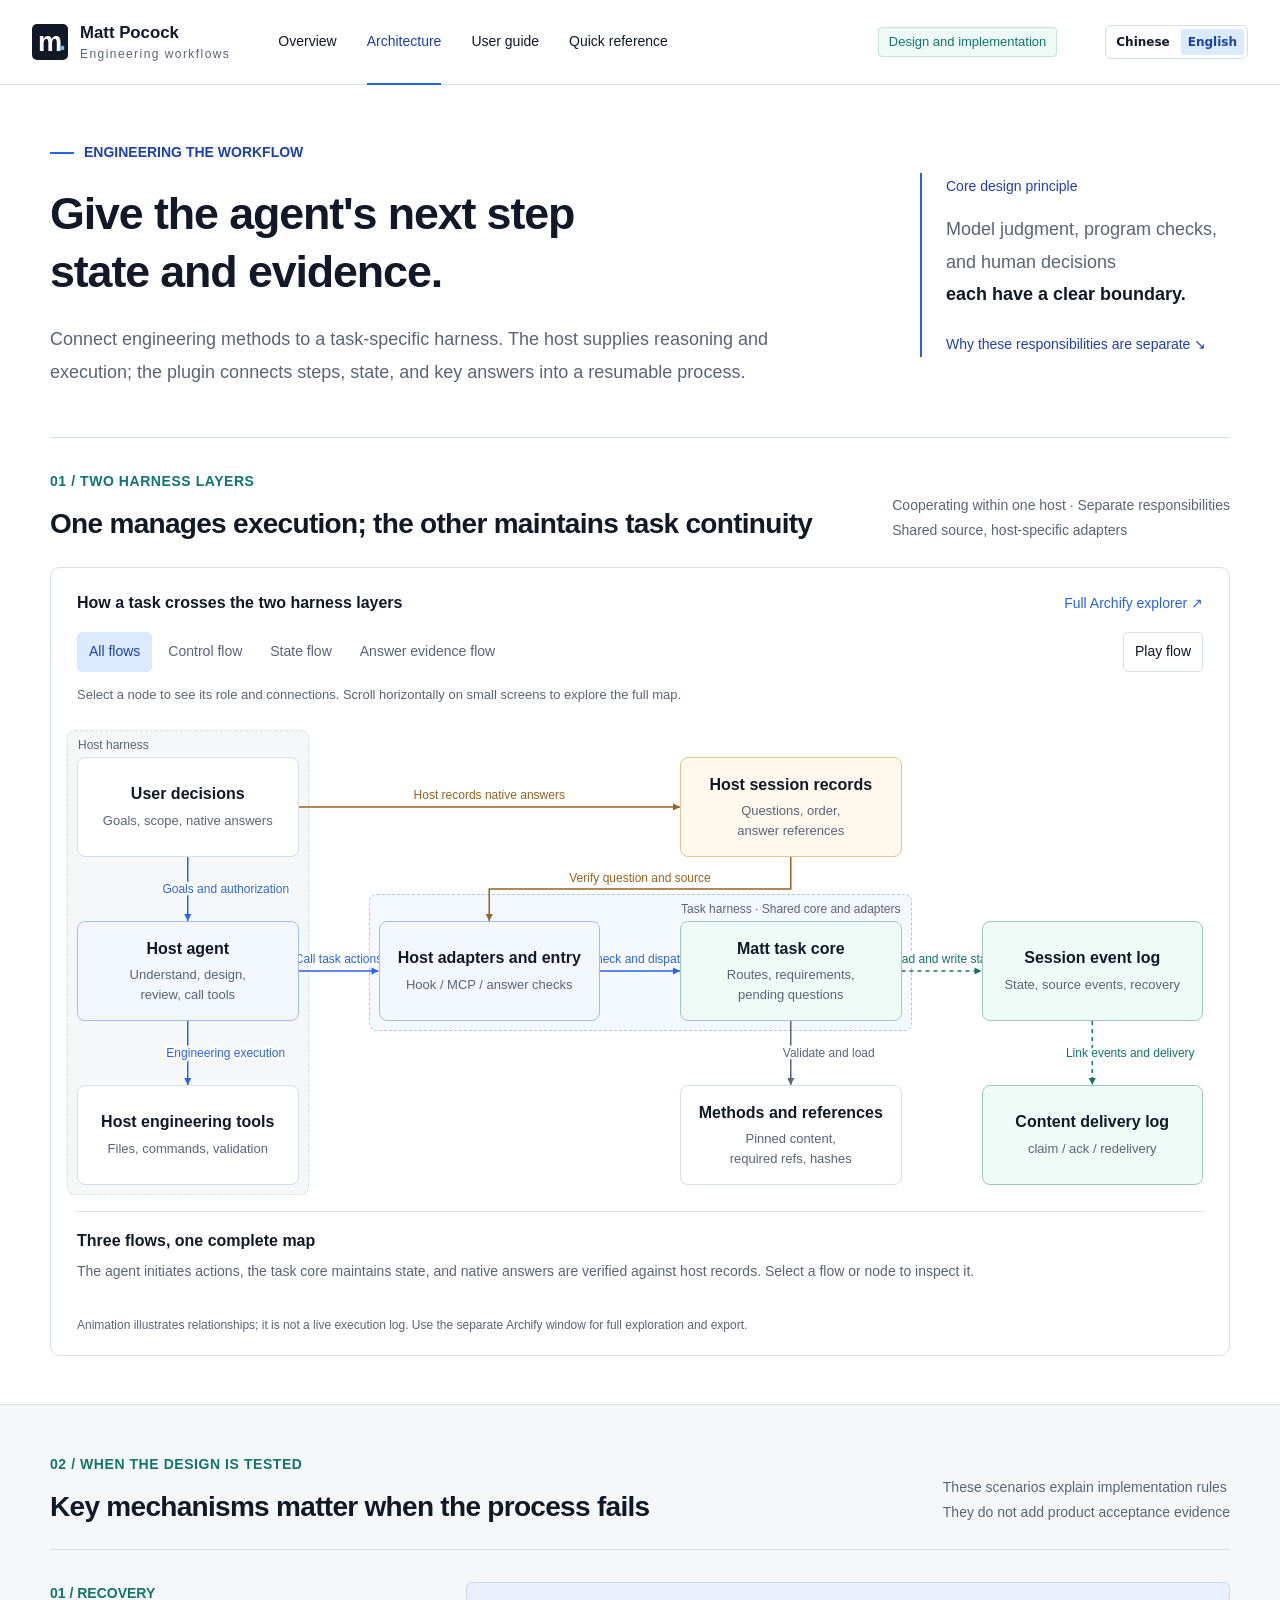
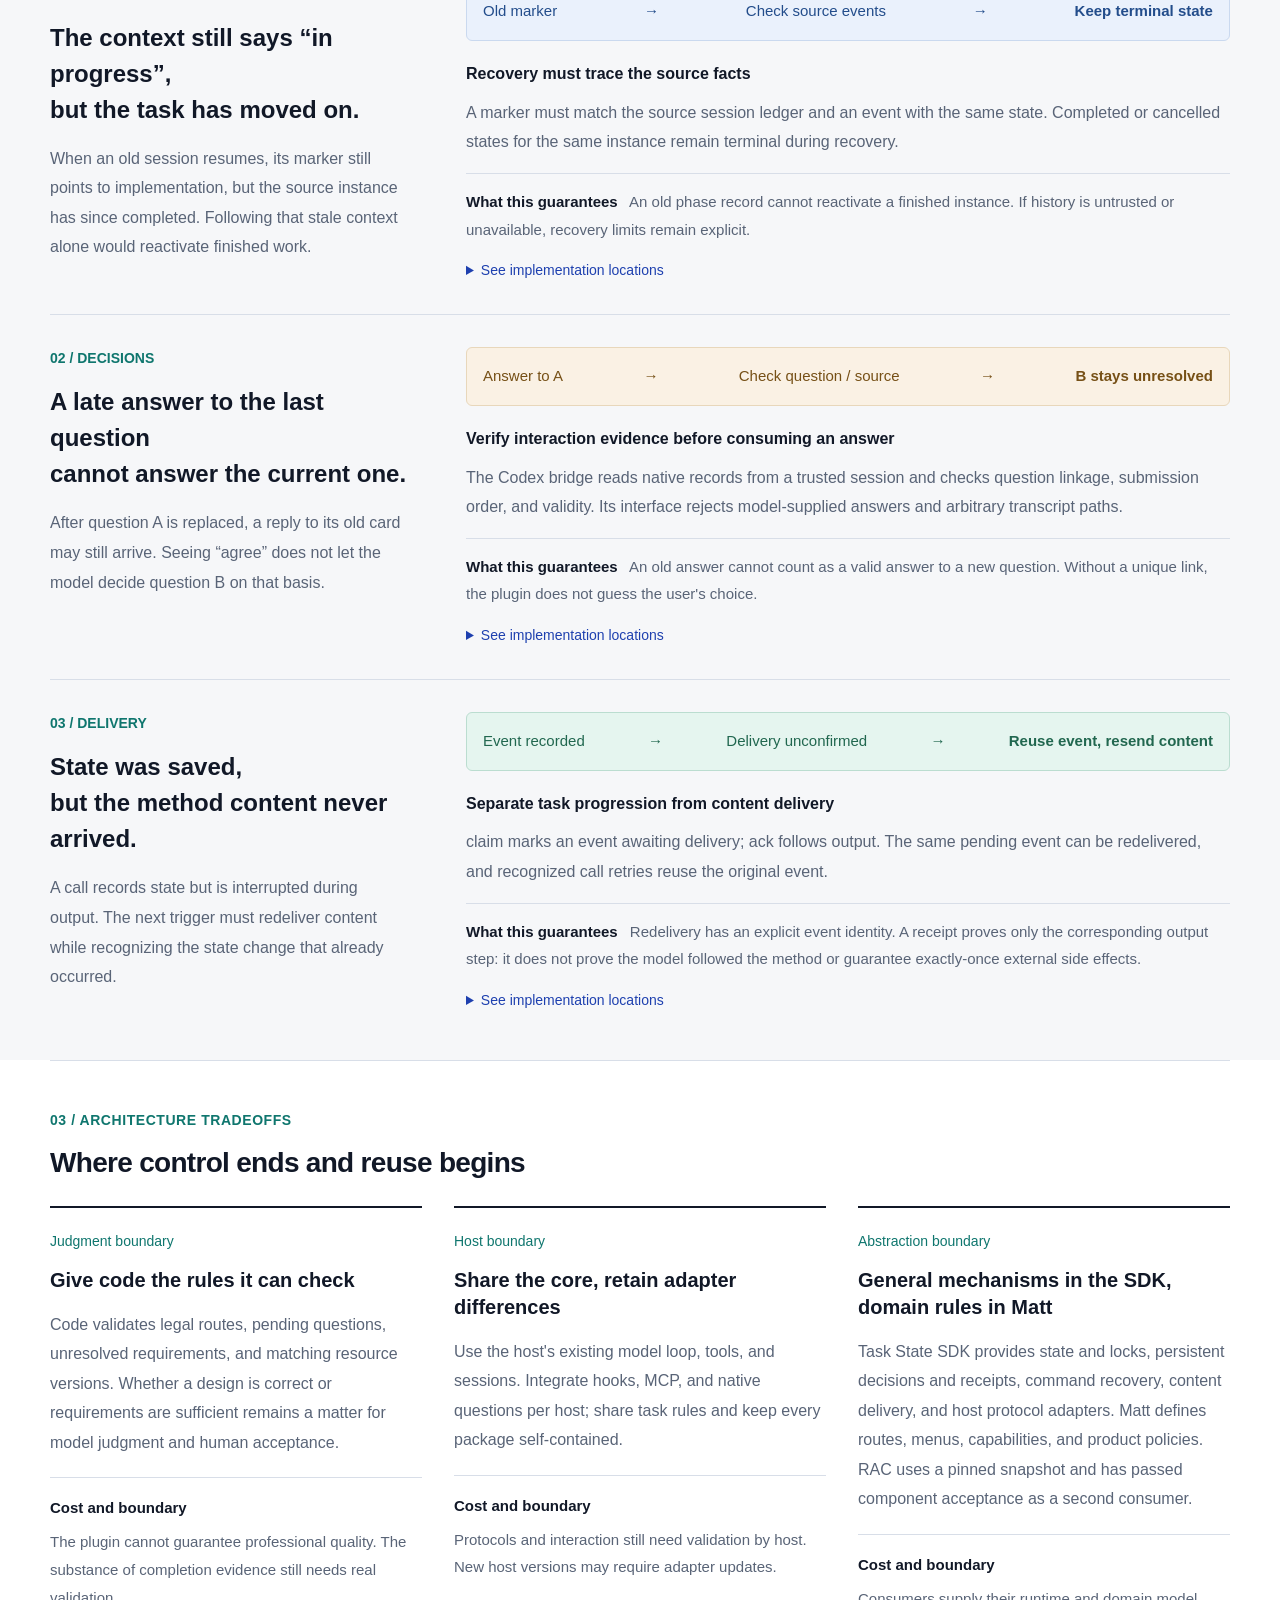
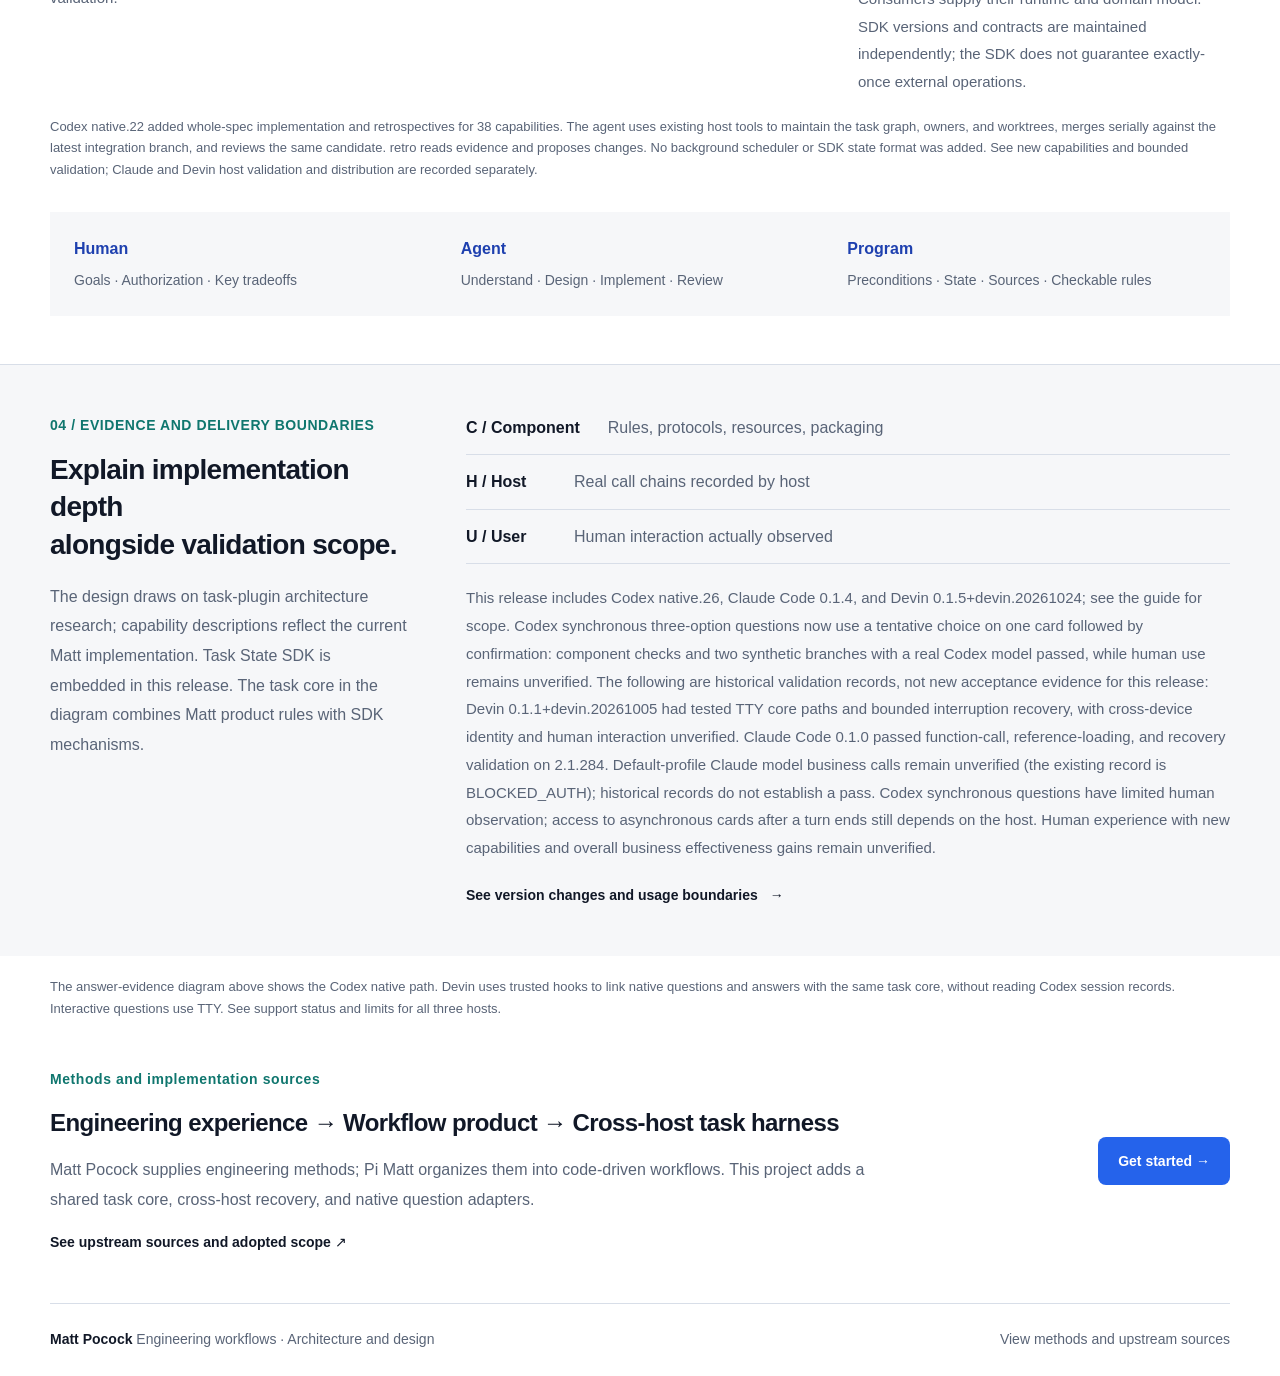
<file: architecture.en.html>
<!doctype html>
<html lang="en">
<head>
  <meta charset="utf-8"><meta name="viewport" content="width=device-width, initial-scale=1">
  <title>Architecture and design · Matt Pocock engineering workflows</title>
  <meta name="description" content="Skills carry methods, code maintains task state and interaction, and the agent provides professional judgment. Explore the implemented architecture and design boundaries of Matt Pocock cross-host engineering workflows.">
  <meta name="theme-color" content="#ffffff">
  <link rel="stylesheet" href="styles.css"><script src="site.en.js" defer></script>
  <link rel="stylesheet" href="language.css"><script src="language.js"></script>
</head>
<body class="architecture-page">
  <a class="skip" href="#main">Skip to main content</a>
  <header class="header"><div class="header-inner">
    <a class="brand" href="index.en.html" aria-label="Matt Pocock home"><span class="brand-mark" aria-hidden="true">m<span>.</span></span> <span>Matt Pocock<span class="brand-sub">Engineering workflows</span></span></a>
    <nav aria-label="Main navigation"><a href="index.en.html">Overview</a> <a href="architecture.en.html" aria-current="page">Architecture</a> <a href="guide.en.html">User guide</a> <a href="guide.en.html#reference">Quick reference</a></nav>
    <span class="edition">Design and implementation</span>
    <div class="language-switch" data-site-language role="group" aria-label="Language"><a data-language="zh" href="architecture.html?lang=zh">Chinese</a> <a data-language="en" aria-current="true" href="architecture.en.html?lang=en">English</a></div>
  </div></header>
  <main id="main">
    <section class="arch-hero wrap">
      <div><p class="eyebrow"><span class="small-rule"></span> ENGINEERING THE WORKFLOW</p>
      <h1>Give the agent's next step<br>state and evidence.</h1>
      <p class="arch-lead">Connect engineering methods to a task-specific harness. The host supplies reasoning and execution; the plugin connects steps, state, and key answers into a resumable process.</p></div>
      <aside class="design-thesis"><span>Core design principle</span><p>Model judgment, program checks, and human decisions <strong>each have a clear boundary.</strong></p><a href="#decisions">Why these responsibilities are separate <span aria-hidden="true">↘</span></a></aside>
    </section>

    <section class="arch-map-section wrap" id="structure">
      <div class="arch-heading"><div><p class="arch-kicker">01 / TWO HARNESS LAYERS</p><h2>One manages execution; the other maintains task continuity</h2></div><p>Cooperating within one host · Separate responsibilities<br>Shared source, host-specific adapters</p></div>
      <!-- site-map:start -->
      <figure class="harness-map" aria-labelledby="map-title">
        <figcaption id="map-title"><strong>How a task crosses the two harness layers</strong> <a class="diagram-link" href="harness-map.en.html" target="_blank" rel="noopener">Full Archify explorer ↗</a></figcaption>
        <div class="map-toolbar" hidden>
          <div class="map-views" role="group" aria-label="Choose an architecture flow"><button type="button" data-map-view="all" aria-pressed="true">All flows</button><button type="button" data-map-view="control" aria-pressed="false">Control flow</button><button type="button" data-map-view="state" aria-pressed="false">State flow</button><button type="button" data-map-view="proof" aria-pressed="false">Answer evidence flow</button></div>
          <button class="map-play" type="button" aria-pressed="false">Play flow</button>
        </div>
        <p class="map-help">Select a node to see its role and connections. Scroll horizontally on small screens to explore the full map.</p>
        <div class="map-scroll" tabindex="0" role="region" aria-label="Two-layer harness architecture diagram, horizontally scrollable">
          <div class="site-map">
            <div class="map-boundary host-boundary"><span>Host harness</span></div>
            <div class="map-boundary task-boundary"><span>Task harness · Shared core and adapters</span></div>
            <svg class="map-edges" aria-hidden="true" focusable="false"></svg>
            <button type="button" class="map-node node-human" data-map-node="human" style="grid-column:1;grid-row:1" aria-pressed="false"><strong>User decisions</strong> <span>Goals, scope, native answers</span></button>
            <button type="button" class="map-node node-agent" data-map-node="agent" style="grid-column:1;grid-row:2" aria-pressed="false"><strong>Host agent</strong> <span>Understand, design, review, call tools</span></button>
            <button type="button" class="map-node node-tools" data-map-node="tools" style="grid-column:1;grid-row:3" aria-pressed="false"><strong>Host engineering tools</strong> <span>Files, commands, validation</span></button>
            <button type="button" class="map-node node-adapter" data-map-node="adapter" style="grid-column:2;grid-row:2" aria-pressed="false"><strong>Host adapters and entry</strong> <span>Hook / MCP / answer checks</span></button>
            <button type="button" class="map-node node-task" data-map-node="task" style="grid-column:3;grid-row:2" aria-pressed="false"><strong>Matt task core</strong> <span>Routes, requirements, pending questions</span></button>
            <button type="button" class="map-node node-transcript" data-map-node="transcript" style="grid-column:3;grid-row:1" aria-pressed="false"><strong>Host session records</strong> <span>Questions, order, answer references</span></button>
            <button type="button" class="map-node node-journal" data-map-node="journal" style="grid-column:4;grid-row:2" aria-pressed="false"><strong>Session event log</strong> <span>State, source events, recovery</span></button>
            <button type="button" class="map-node node-delivery" data-map-node="delivery" style="grid-column:4;grid-row:3" aria-pressed="false"><strong>Content delivery log</strong> <span>claim / ack / redelivery</span></button>
            <button type="button" class="map-node node-methods" data-map-node="methods" style="grid-column:3;grid-row:3" aria-pressed="false"><strong>Methods and references</strong> <span>Pinned content, required refs, hashes</span></button>
          </div>
        </div>
        <div class="map-detail" aria-live="polite"><strong>Three flows, one complete map</strong><p>The agent initiates actions, the task core maintains state, and native answers are verified against host records. Select a flow or node to inspect it.</p></div>
        <p class="map-caption">Animation illustrates relationships; it is not a live execution log. Use the separate Archify window for full exploration and export.</p>
        <script type="application/json" id="site-map-data">{"nodes":[{"id":"human","label":"User decisions","sublabel":"Goals, scope, native answers"},{"id":"agent","label":"Host agent","sublabel":"Understand, design, review, call tools"},{"id":"tools","label":"Host engineering tools","sublabel":"Files, commands, validation"},{"id":"adapter","label":"Host adapters and entry","sublabel":"Hook / MCP / answer checks"},{"id":"task","label":"Matt task core","sublabel":"Routes, requirements, pending questions"},{"id":"transcript","label":"Host session records","sublabel":"Questions, order, answer references"},{"id":"journal","label":"Session event log","sublabel":"State, source events, recovery"},{"id":"delivery","label":"Content delivery log","sublabel":"claim / ack / redelivery"},{"id":"methods","label":"Methods and references","sublabel":"Pinned content, required refs, hashes"}],"edges":[{"id":"goal","from":"human","to":"agent","label":"Goals and authorization","variant":"emphasis","labelAt":[157.5,280]},{"id":"call","from":"agent","to":"adapter","label":"Call task actions","variant":"emphasis"},{"id":"dispatch","from":"adapter","to":"task","label":"Check and dispatch","variant":"emphasis","labelAt":[679.5,460]},{"id":"execute","from":"agent","to":"tools","label":"Engineering execution","variant":"emphasis","labelAt":[157.5,550]},{"id":"record-answer","from":"human","to":"transcript","label":"Host records native answers","variant":"security"},{"id":"verify-answer","from":"transcript","to":"adapter","label":"Verify question and source","variant":"security"},{"id":"write-state","from":"task","to":"journal","label":"Read and write state","variant":"dashed"},{"id":"load-method","from":"task","to":"methods","label":"Validate and load","labelAt":[859.5,550]},{"id":"receipt","from":"journal","to":"delivery","label":"Link events and delivery","variant":"dashed","labelAt":[1210.5,550]}],"views":[{"id":"control","label":"Control flow","focus":["agent","adapter","task","tools"],"note":"The agent initiates task actions. The plugin checks preconditions and returns state and methods; host tools still perform engineering work."},{"id":"state","label":"State flow","focus":["task","journal","delivery","methods"],"note":"Task events and content receipts are maintained separately. Recovery checks source events; resources are validated and loaded according to declarations."},{"id":"proof","label":"Answer evidence flow","focus":["human","transcript","adapter","task"],"note":"Codex native verifies question identity and answer sources against host records and rejects model-supplied answers."}]}</script>
      </figure>
      <!-- site-map:end -->
    </section>

    <section class="arch-section arch-scenarios" id="mechanisms"><div class="wrap">
      <div class="arch-heading"><div><p class="arch-kicker">02 / WHEN THE DESIGN IS TESTED</p><h2>Key mechanisms matter when the process fails</h2></div><p>These scenarios explain implementation rules<br>They do not add product acceptance evidence</p></div>
      <article class="scenario">
        <div class="scenario-story"><span class="scenario-index">01 / RECOVERY</span><h3>The context still says “in progress”,<br>but the task has moved on.</h3><p>When an old session resumes, its marker still points to implementation, but the source instance has since completed. Following that stale context alone would reactivate finished work.</p></div>
        <div class="scenario-mechanism"><div class="trace-row"><span>Old marker</span> <i>→</i> <span>Check source events</span> <i>→</i> <strong>Keep terminal state</strong></div><h4>Recovery must trace the source facts</h4><p>A marker must match the source session ledger and an event with the same state. Completed or cancelled states for the same instance remain terminal during recovery.</p><div class="mechanism-scope"><b>What this guarantees</b> An old phase record cannot reactivate a finished instance. If history is untrusted or unavailable, recovery limits remain explicit.</div><details><summary>See implementation locations</summary><p><code>sdk/restore/index.mjs</code>: recovery and source-event validation; <code>core/restore/index.mjs</code>: Matt state merging and terminal-state rules; <code>sdk/kernel/store.mjs</code>: events and locks.</p></details></div>
      </article>
      <article class="scenario">
        <div class="scenario-story"><span class="scenario-index">02 / DECISIONS</span><h3>A late answer to the last question<br>cannot answer the current one.</h3><p>After question A is replaced, a reply to its old card may still arrive. Seeing “agree” does not let the model decide question B on that basis.</p></div>
        <div class="scenario-mechanism"><div class="trace-row proof-trace"><span>Answer to A</span> <i>→</i> <span>Check question / source</span> <i>→</i> <strong>B stays unresolved</strong></div><h4>Verify interaction evidence before consuming an answer</h4><p>The Codex bridge reads native records from a trusted session and checks question linkage, submission order, and validity. Its interface rejects model-supplied answers and arbitrary transcript paths.</p><div class="mechanism-scope"><b>What this guarantees</b> An old answer cannot count as a valid answer to a new question. Without a unique link, the plugin does not guess the user's choice.</div><details><summary>See implementation locations</summary><p><code>native/proof.mjs</code>: host records and question linkage. <code>native/server.mjs</code>: bind / collect, accepting reply references only. Both are in the Codex native adapter directory.</p></details></div>
      </article>
      <article class="scenario">
        <div class="scenario-story"><span class="scenario-index">03 / DELIVERY</span><h3>State was saved,<br>but the method content never arrived.</h3><p>A call records state but is interrupted during output. The next trigger must redeliver content while recognizing the state change that already occurred.</p></div>
        <div class="scenario-mechanism"><div class="trace-row state-trace"><span>Event recorded</span> <i>→</i> <span>Delivery unconfirmed</span> <i>→</i> <strong>Reuse event, resend content</strong></div><h4>Separate task progression from content delivery</h4><p>claim marks an event awaiting delivery; ack follows output. The same pending event can be redelivered, and recognized call retries reuse the original event.</p><div class="mechanism-scope"><b>What this guarantees</b> Redelivery has an explicit event identity. A receipt proves only the corresponding output step: it does not prove the model followed the method or guarantee exactly-once external side effects.</div><details><summary>See implementation locations</summary><p><code>sdk/delivery/index.mjs</code>: claim / ack / unclaim; <code>core/delivery.mjs</code> retains compatibility exports. <code>runtime/server.mjs</code>: invocation-source deduplication and output receipts.</p></details></div>
      </article>
    </div></section>

    <section class="arch-section wrap" id="decisions">
      <div class="arch-heading"><div><p class="arch-kicker">03 / ARCHITECTURE TRADEOFFS</p><h2>Where control ends and reuse begins</h2></div></div>
      <div class="tradeoff-grid">
        <article><span>Judgment boundary</span><h3>Give code the rules it can check</h3><p>Code validates legal routes, pending questions, unresolved requirements, and matching resource versions. Whether a design is correct or requirements are sufficient remains a matter for model judgment and human acceptance.</p><p class="tradeoff-cost"><b>Cost and boundary</b> The plugin cannot guarantee professional quality. The substance of completion evidence still needs real validation.</p></article>
        <article><span>Host boundary</span><h3>Share the core, retain adapter differences</h3><p>Use the host's existing model loop, tools, and sessions. Integrate hooks, MCP, and native questions per host; share task rules and keep every package self-contained.</p><p class="tradeoff-cost"><b>Cost and boundary</b> Protocols and interaction still need validation by host. New host versions may require adapter updates.</p></article>
        <article><span>Abstraction boundary</span><h3>General mechanisms in the SDK, domain rules in Matt</h3><p>Task State SDK provides state and locks, persistent decisions and receipts, command recovery, content delivery, and host protocol adapters. Matt defines routes, menus, capabilities, and product policies. RAC uses a pinned snapshot and has passed component acceptance as a second consumer.</p><p class="tradeoff-cost"><b>Cost and boundary</b> Consumers supply their runtime and domain model. SDK versions and contracts are maintained independently; the SDK does not guarantee exactly-once external operations.</p></article>
      </div>
      <p class="section-note">Codex native.22 added whole-spec implementation and retrospectives for 38 capabilities. The agent uses existing host tools to maintain the task graph, owners, and worktrees, merges serially against the latest integration branch, and reviews the same candidate. retro reads evidence and proposes changes. No background scheduler or SDK state format was added. <a href="guide.en.html#upstream-candidate">See new capabilities and bounded validation</a>; Claude and Devin host validation and distribution are recorded separately.</p>
      <div class="ownership-strip"><p><strong>Human</strong> Goals · Authorization · Key tradeoffs</p><p><strong>Agent</strong> Understand · Design · Implement · Review</p><p><strong>Program</strong> Preconditions · State · Sources · Checkable rules</p></div>
    </section>

    <section class="arch-section evidence-section" id="evidence"><div class="wrap evidence-layout">
      <div><p class="arch-kicker">04 / EVIDENCE AND DELIVERY BOUNDARIES</p><h2>Explain implementation depth<br>alongside validation scope.</h2><p>The design draws on task-plugin architecture research; capability descriptions reflect the current Matt implementation. Task State SDK is embedded in this release. The task core in the diagram combines Matt product rules with SDK mechanisms.</p></div>
      <div><div class="evidence-levels"><p><strong>C / Component</strong> <span>Rules, protocols, resources, packaging</span></p><p><strong>H / Host</strong> <span>Real call chains recorded by host</span></p><p><strong>U / User</strong> <span>Human interaction actually observed</span></p></div>
      <p class="evidence-boundary">This release includes Codex native.26, Claude Code 0.1.4, and Devin 0.1.5+devin.20261024; see the guide for scope. Codex synchronous three-option questions now use a tentative choice on one card followed by confirmation: component checks and two synthetic branches with a real Codex model passed, while human use remains unverified. The following are historical validation records, not new acceptance evidence for this release: Devin 0.1.1+devin.20261005 had tested TTY core paths and bounded interruption recovery, with cross-device identity and human interaction unverified. Claude Code 0.1.0 passed function-call, reference-loading, and recovery validation on 2.1.284. Default-profile Claude model business calls remain unverified (the existing record is BLOCKED_AUTH); historical records do not establish a pass. Codex synchronous questions have limited human observation; access to asynchronous cards after a turn ends still depends on the host. Human experience with new capabilities and overall business effectiveness gains remain unverified.</p><a class="text-link" href="guide.en.html#updates">See version changes and usage boundaries <span aria-hidden="true">→</span></a></div>
    </div></section>
    <section class="wrap"><p class="section-note">The answer-evidence diagram above shows the Codex native path. Devin uses trusted hooks to link native questions and answers with the same task core, without reading Codex session records. Interactive questions use TTY. <a href="guide.en.html#hosts">See support status and limits for all three hosts</a>. </p></section>
    <section class="arch-origin wrap"><div><p class="arch-kicker">Methods and implementation sources</p><h2>Engineering experience → Workflow product → Cross-host task harness</h2><p>Matt Pocock supplies engineering methods; Pi Matt organizes them into code-driven workflows. This project adds a shared task core, cross-host recovery, and native question adapters.</p><a class="text-link" href="index.en.html#sources">See upstream sources and adopted scope ↗</a></div><a class="button primary" href="guide.en.html#before">Get started →</a></section>
  </main>
  <footer class="footer wrap"><p>Matt Pocock <span>Engineering workflows · Architecture and design</span></p><a href="index.en.html#sources">View methods and upstream sources</a></footer>
</body>
</html>
</file>
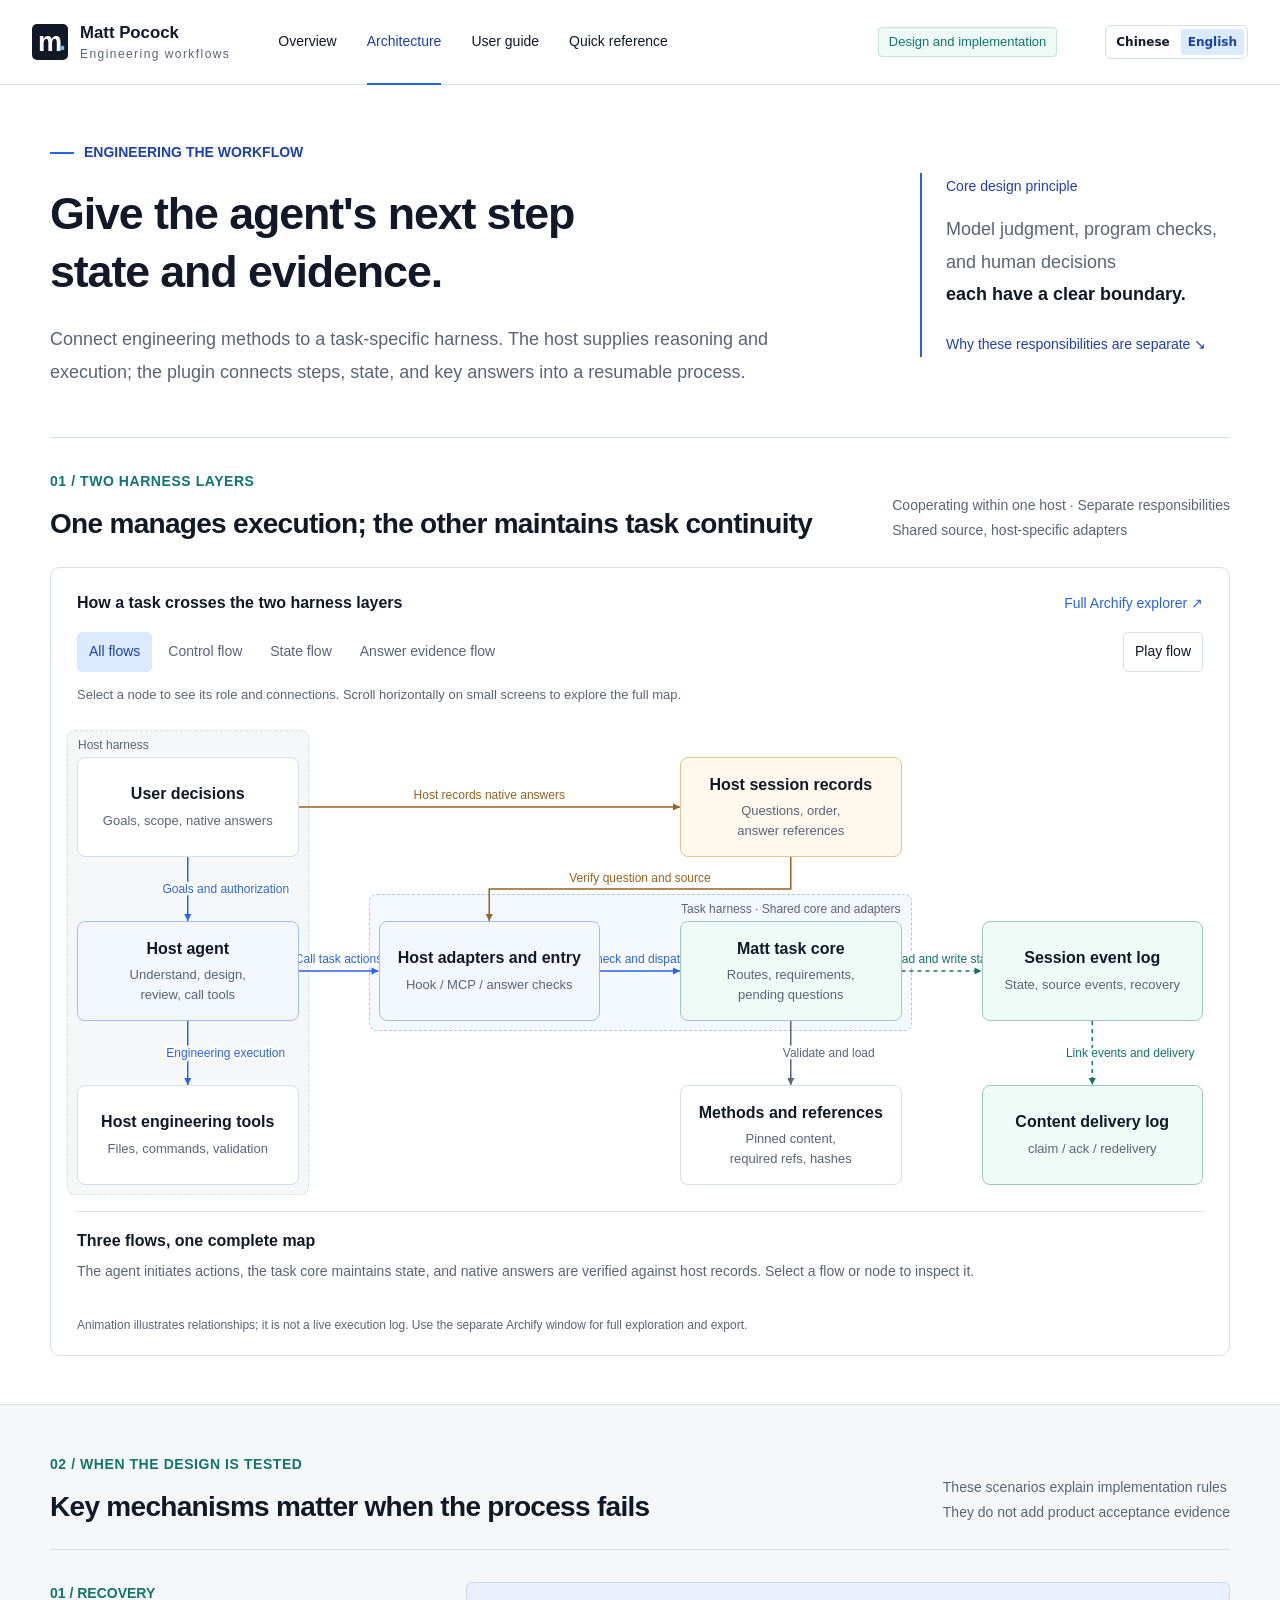
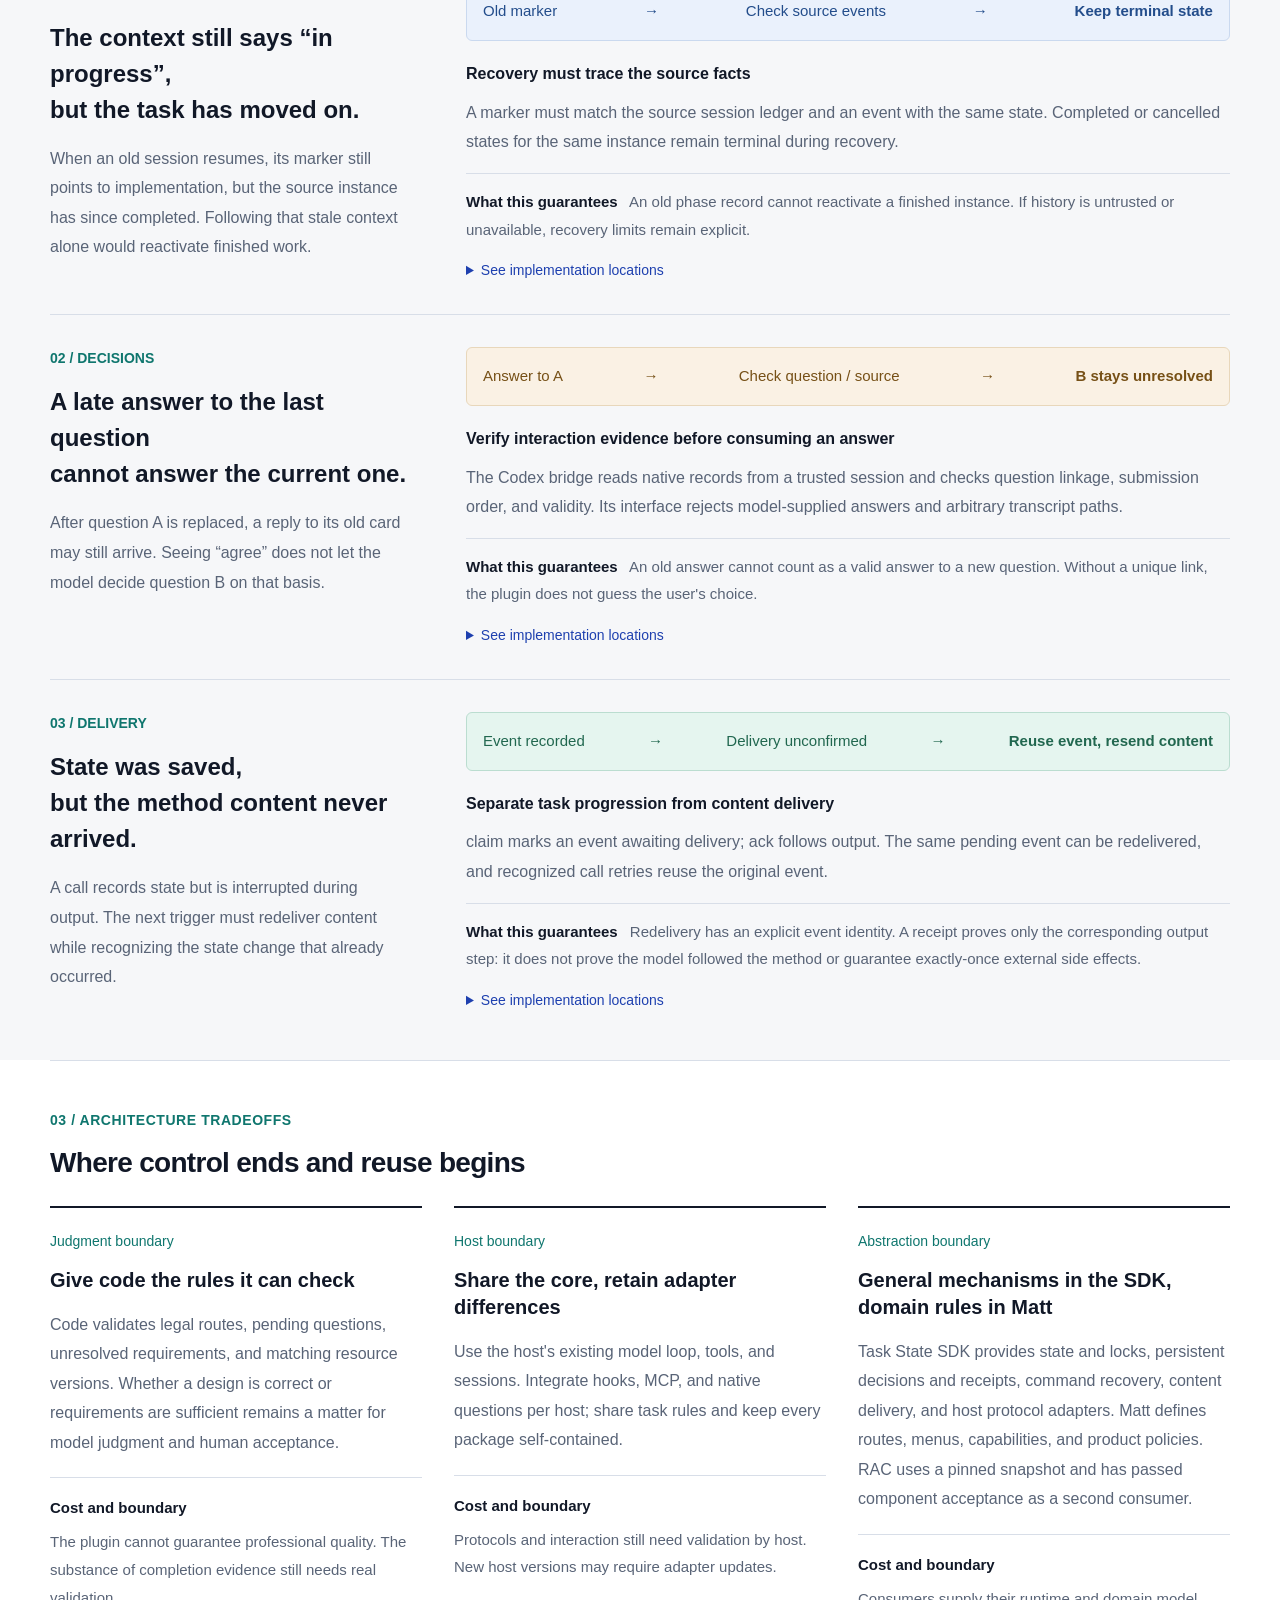
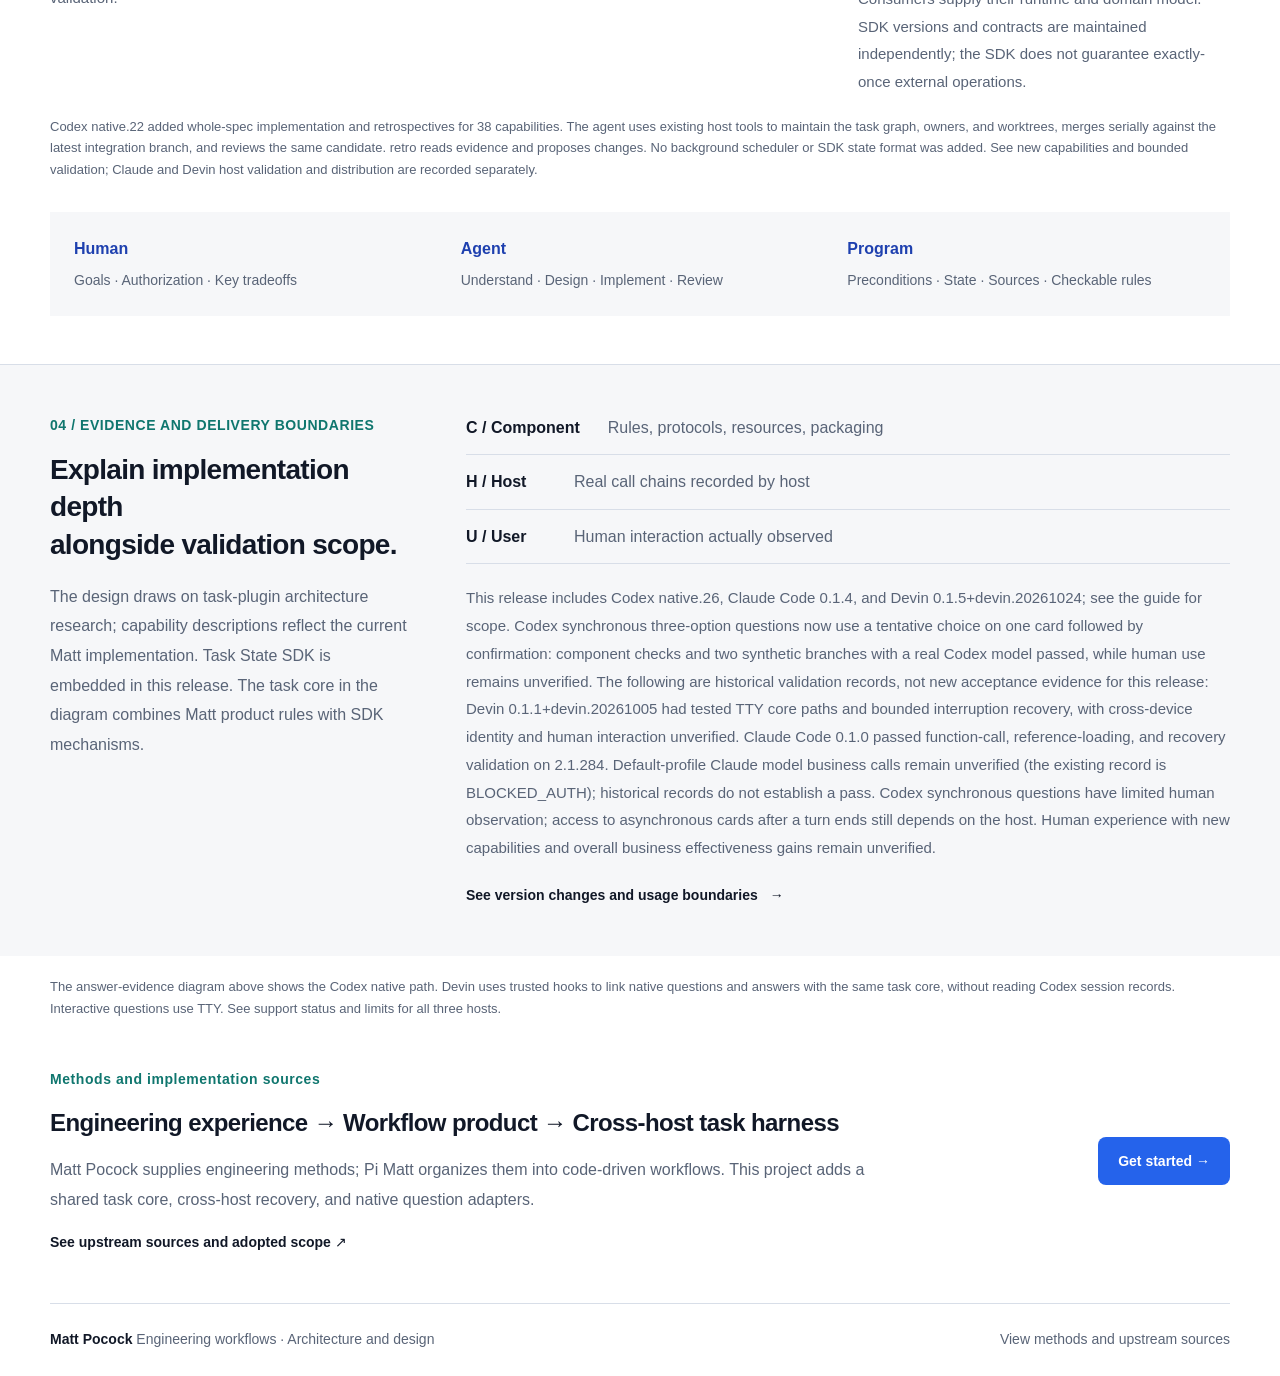
<file: architecture.html>
<!doctype html>
<html lang="zh-CN">
<head>
  <meta charset="utf-8"><meta name="viewport" content="width=device-width, initial-scale=1">
  <title>架构与设计理念 · Matt Pocock 工程工作流</title>
  <meta name="description" content="方法由 Skills 承载，任务状态与交互由代码维护，专业判断交给 Agent。了解 Matt Pocock 跨宿主工程工作流的已实现架构与设计边界。">
  <meta name="theme-color" content="#ffffff">
  <link rel="stylesheet" href="styles.css"><script src="site.js" defer></script>
  <link rel="stylesheet" href="language.css"><script src="language.js"></script>
</head>
<body class="architecture-page">
  <a class="skip" href="#main">跳到主要内容</a>
  <header class="header"><div class="header-inner">
    <a class="brand" href="./" aria-label="Matt Pocock 首页"><span class="brand-mark" aria-hidden="true">m<span>.</span></span><span>Matt Pocock<span class="brand-sub">工程工作流</span></span></a>
    <nav aria-label="主导航"><a href="./">概览</a><a href="architecture.html" aria-current="page">架构设计</a><a href="guide.html">使用指南</a><a href="guide.html#reference">操作速查</a></nav>
    <span class="edition">设计与实现</span>
    <div class="language-switch" data-site-language role="group" aria-label="语言"><a data-language="zh" aria-current="true" href="architecture.html?lang=zh">中文</a><a data-language="en" href="architecture.en.html?lang=en">English</a></div>
  </div></header>
  <main id="main">
    <section class="arch-hero wrap">
      <div><p class="eyebrow"><span class="small-rule"></span>ENGINEERING THE WORKFLOW</p>
      <h1>让 Agent 的下一步，<br>有状态，有依据。</h1>
      <p class="arch-lead">把工程方法接入任务自己的 Harness。宿主提供思考与执行能力，插件把步骤、状态和关键答复连接成可恢复的过程。</p></div>
      <aside class="design-thesis"><span>核心设计命题</span><p>模型判断、程序检查、人的决定，<strong>各自拥有明确的边界。</strong></p><a href="#decisions">为什么这样划分 <span aria-hidden="true">↘</span></a></aside>
    </section>

    <section class="arch-map-section wrap" id="structure">
      <div class="arch-heading"><div><p class="arch-kicker">01 / 双层 HARNESS</p><h2>一个负责执行环境，一个负责任务连续性</h2></div><p>同一宿主内协作 · 按职责划分<br>共享源码，按宿主适配</p></div>
      <!-- site-map:start -->
      <figure class="harness-map" aria-labelledby="map-title">
        <figcaption id="map-title"><strong>任务如何穿过两层 Harness</strong><a class="diagram-link" href="harness-map.html" target="_blank" rel="noopener">完整 Archify 探索 ↗</a></figcaption>
        <div class="map-toolbar" hidden>
          <div class="map-views" role="group" aria-label="选择架构流向"><button type="button" data-map-view="all" aria-pressed="true">全图</button><button type="button" data-map-view="control" aria-pressed="false">控制流</button><button type="button" data-map-view="state" aria-pressed="false">状态流</button><button type="button" data-map-view="proof" aria-pressed="false">答复凭据流</button></div>
          <button class="map-play" type="button" aria-pressed="false">播放流向</button>
        </div>
        <p class="map-help">点击节点查看职责与关联。小屏可横向滑动查看全图。</p>
        <div class="map-scroll" tabindex="0" role="region" aria-label="双层 Harness 架构图，可横向滚动">
          <div class="site-map">
            <div class="map-boundary host-boundary"><span>宿主 Harness</span></div>
            <div class="map-boundary task-boundary"><span>任务 Harness · 共享核心与适配</span></div>
            <svg class="map-edges" aria-hidden="true" focusable="false"></svg>
            <button type="button" class="map-node node-human" data-map-node="human" style="grid-column:1;grid-row:1" aria-pressed="false"><strong>用户决定</strong><span>目标、范围与原生答复</span></button>
            <button type="button" class="map-node node-agent" data-map-node="agent" style="grid-column:1;grid-row:2" aria-pressed="false"><strong>宿主 Agent</strong><span>理解、设计、评审与工具调用</span></button>
            <button type="button" class="map-node node-tools" data-map-node="tools" style="grid-column:1;grid-row:3" aria-pressed="false"><strong>宿主工程工具</strong><span>文件、命令与验证结果</span></button>
            <button type="button" class="map-node node-adapter" data-map-node="adapter" style="grid-column:2;grid-row:2" aria-pressed="false"><strong>宿主适配与入口</strong><span>Hook / MCP / 原生答复核验</span></button>
            <button type="button" class="map-node node-task" data-map-node="task" style="grid-column:3;grid-row:2" aria-pressed="false"><strong>Matt 任务核心</strong><span>路线、要求、待答与合法推进</span></button>
            <button type="button" class="map-node node-transcript" data-map-node="transcript" style="grid-column:3;grid-row:1" aria-pressed="false"><strong>宿主会话记录</strong><span>问题、提交顺序与答复引用</span></button>
            <button type="button" class="map-node node-journal" data-map-node="journal" style="grid-column:4;grid-row:2" aria-pressed="false"><strong>会话事件日志</strong><span>状态、源事件与恢复依据</span></button>
            <button type="button" class="map-node node-delivery" data-map-node="delivery" style="grid-column:4;grid-row:3" aria-pressed="false"><strong>正文交付记录</strong><span>claim / ack / 重投递</span></button>
            <button type="button" class="map-node node-methods" data-map-node="methods" style="grid-column:3;grid-row:3" aria-pressed="false"><strong>方法与支撑资料</strong><span>固定正文、必需引用与哈希</span></button>
          </div>
        </div>
        <div class="map-detail" aria-live="polite"><strong>三类流向，一张完整图</strong><p>Agent 发起动作，任务核心维护状态，原生答复从宿主记录核验。选择流向或节点，可逐项查看。</p></div>
        <p class="map-caption">动画说明图中关系，不是实时执行日志。完整探索与导出可在独立 Archify 窗口使用。</p>
        <script type="application/json" id="site-map-data">{"nodes":[{"id":"human","label":"用户决定","sublabel":"目标、范围与原生答复"},{"id":"agent","label":"宿主 Agent","sublabel":"理解、设计、评审与工具调用"},{"id":"tools","label":"宿主工程工具","sublabel":"文件、命令与验证结果"},{"id":"adapter","label":"宿主适配与入口","sublabel":"Hook / MCP / 原生答复核验"},{"id":"task","label":"Matt 任务核心","sublabel":"路线、要求、待答与合法推进"},{"id":"transcript","label":"宿主会话记录","sublabel":"问题、提交顺序与答复引用"},{"id":"journal","label":"会话事件日志","sublabel":"状态、源事件与恢复依据"},{"id":"delivery","label":"正文交付记录","sublabel":"claim / ack / 重投递"},{"id":"methods","label":"方法与支撑资料","sublabel":"固定正文、必需引用与哈希"}],"edges":[{"id":"goal","from":"human","to":"agent","label":"目标与授权","variant":"emphasis","labelAt":[157.5,280]},{"id":"call","from":"agent","to":"adapter","label":"调用任务动作","variant":"emphasis"},{"id":"dispatch","from":"adapter","to":"task","label":"检查后分发","variant":"emphasis","labelAt":[679.5,460]},{"id":"execute","from":"agent","to":"tools","label":"工程执行","variant":"emphasis","labelAt":[157.5,550]},{"id":"record-answer","from":"human","to":"transcript","label":"宿主记录原生答复","variant":"security"},{"id":"verify-answer","from":"transcript","to":"adapter","label":"核验问题与来源","variant":"security"},{"id":"write-state","from":"task","to":"journal","label":"读写状态","variant":"dashed"},{"id":"load-method","from":"task","to":"methods","label":"校验与加载","labelAt":[859.5,550]},{"id":"receipt","from":"journal","to":"delivery","label":"关联事件与投递","variant":"dashed","labelAt":[1210.5,550]}],"views":[{"id":"control","label":"控制流","focus":["agent","adapter","task","tools"],"note":"Agent 发起任务动作；插件检查前提并返回状态和方法，工程工作仍由宿主工具执行。"},{"id":"state","label":"状态流","focus":["task","journal","delivery","methods"],"note":"任务事件与正文回执分开维护；恢复核对来源事件，资源按声明校验加载。"},{"id":"proof","label":"答复凭据流","focus":["human","transcript","adapter","task"],"note":"Codex native 从宿主记录核验问题身份和答复来源，不接受模型自填答案。"}]}</script>
      </figure>
      <!-- site-map:end -->
    </section>

    <section class="arch-section arch-scenarios" id="mechanisms"><div class="wrap">
      <div class="arch-heading"><div><p class="arch-kicker">02 / 设计经得起什么情况</p><h2>关键机制，在过程出错时显出价值</h2></div><p>以下是实现规则的情境说明<br>不代表本页新增了产品验收</p></div>
      <article class="scenario">
        <div class="scenario-story"><span class="scenario-index">01 / 恢复</span><h3>上下文里的“进行中”，<br>已经不是任务的最新状态。</h3><p>恢复旧会话时，marker 仍指向实现阶段；源实例随后已完成。仅靠那段上下文继续，会把结束的工作重新激活。</p></div>
        <div class="scenario-mechanism"><div class="trace-row"><span>旧 marker</span><i>→</i><span>源事件核对</span><i>→</i><strong>保留已结束状态</strong></div><h4>恢复要追溯事实来源</h4><p>marker 必须在源会话账本中匹配，并对应相同状态的事件；同一实例的已完成或已取消状态，在恢复时保持终态。</p><div class="mechanism-scope"><b>得到的保证</b>已结束实例不会被旧阶段记录重新激活。历史不可信或不可用时，如实保留恢复限制。</div><details><summary>查看实现落点</summary><p><code>sdk/restore/index.mjs</code>：恢复机制与源事件校验；<code>core/restore/index.mjs</code>：Matt 状态合并与终态规则；<code>sdk/kernel/store.mjs</code>：事件与锁。</p></details></div>
      </article>
      <article class="scenario">
        <div class="scenario-story"><span class="scenario-index">02 / 决定</span><h3>上一题的迟到答案，<br>不能成为这一题的选择。</h3><p>问题 A 被替换后，旧卡片的回答仍可能到达。模型看到一句“同意”，并不能据此替问题 B 完成决定。</p></div>
        <div class="scenario-mechanism"><div class="trace-row proof-trace"><span>A 的答复</span><i>→</i><span>问题 / 来源核验</span><i>→</i><strong>B 继续未决</strong></div><h4>核验交互证据，再消费答案</h4><p>Codex 桥接读取可信会话中的原生记录，核对问题关联、提交顺序和有效性；接口拒绝模型传入答案或任意 transcript 路径。</p><div class="mechanism-scope"><b>得到的保证</b>旧回答不能被当作新问题的有效答复。无法唯一关联时，不猜测用户选择。</div><details><summary>查看实现落点</summary><p><code>native/proof.mjs</code>：宿主记录与问题关联。<code>native/server.mjs</code>：bind / collect、只接受回复引用。以上均位于 Codex native 适配目录。</p></details></div>
      </article>
      <article class="scenario">
        <div class="scenario-story"><span class="scenario-index">03 / 投递</span><h3>状态已经写入，<br>方法正文却没有成功送达。</h3><p>一次调用完成了状态记录，却在输出阶段中断。下一次触发需要补送正文，同时识别已经发生过的状态变化。</p></div>
        <div class="scenario-mechanism"><div class="trace-row state-trace"><span>事件已记录</span><i>→</i><span>待确认投递</span><i>→</i><strong>复用事件重发正文</strong></div><h4>把“任务推进”与“正文送达”分开</h4><p>claim 标记待投递事件，输出写出后 ack；同一待投递事件可以重发，已识别的调用重试复用原事件。</p><div class="mechanism-scope"><b>得到的保证</b>正文补送有明确的事件身份。投递回执只证明对应输出环节，不证明模型已遵循方法，也不承诺外部工具副作用只发生一次。</div><details><summary>查看实现落点</summary><p><code>sdk/delivery/index.mjs</code>：claim / ack / unclaim；<code>core/delivery.mjs</code> 保留兼容导出。<code>runtime/server.mjs</code>：调用来源去重与输出回执。</p></details></div>
      </article>
    </div></section>

    <section class="arch-section wrap" id="decisions">
      <div class="arch-heading"><div><p class="arch-kicker">03 / 架构取舍</p><h2>控制到哪里，复用到哪里</h2></div></div>
      <div class="tradeoff-grid">
        <article><span>判断边界</span><h3>把可检查的规则交给代码</h3><p>代码校验合法路线、问题是否待答、要求是否未决、资料版本是否匹配。方案是否正确、需求是否充分，保留模型判断与人的验收。</p><p class="tradeoff-cost"><b>代价与边界</b>插件不能自动担保专业质量；完成证据的内容仍需真实验证。</p></article>
        <article><span>宿主边界</span><h3>共享核心，保留适配差异</h3><p>宿主已有的模型循环、工具和会话直接使用。Hook、MCP 和原生问答按宿主接入；任务规则保持共享，每个安装包自包含。</p><p class="tradeoff-cost"><b>代价与边界</b>协议和交互仍需分宿主验收，新增宿主版本可能需要更新适配。</p></article>
        <article><span>抽象边界</span><h3>通用机制进入 SDK，领域规则留在 Matt</h3><p>Task State SDK 已抽取：提供状态与锁、持久决定与回执、命令恢复、正文投递和宿主协议适配。Matt 定义路线、菜单、能力与产品策略；RAC 使用固定快照，已完成第二消费者组件验收。</p><p class="tradeoff-cost"><b>代价与边界</b>消费者自带运行时与领域模型；SDK 版本及契约独立维护，不提供外部操作恰好一次保证。</p></article>
      </div>
      <p class="section-note">Codex native.22 增加整规格实施与复盘，共38项能力：agent 使用宿主已有工具维护任务图、负责人和 worktree，按最新整合分支串行合并，再评审同一候选；retro 只读证据并输出建议。没有新增后台 scheduler 或 SDK 状态格式。<a href="guide.html#upstream-candidate">查看新增能力与限定验证范围</a>；Claude 和 Devin 的宿主验收及分发单独记录。</p>
      <div class="ownership-strip"><p><strong>人</strong>目标 · 授权 · 关键取舍</p><p><strong>Agent</strong>理解 · 设计 · 实现 · 评审</p><p><strong>程序</strong>前提 · 状态 · 来源 · 可检查规则</p></div>
    </section>

    <section class="arch-section evidence-section" id="evidence"><div class="wrap evidence-layout">
      <div><p class="arch-kicker">04 / 证据与交付边界</p><h2>实现深度，<br>与验证范围一起说明。</h2><p>设计理念参考任务插件架构研究；本页能力描述对应 Matt 当前实现。Task State SDK 已嵌入本版；图中的任务核心由 Matt 产品层与 SDK 机制共同实现。</p></div>
      <div><div class="evidence-levels"><p><strong>C / 组件</strong><span>规则、协议、资源和打包检查</span></p><p><strong>H / 宿主</strong><span>按宿主记录的真实调用链</span></p><p><strong>U / 用户</strong><span>实际观察过的真人交互场景</span></p></div>
      <p class="evidence-boundary">本次发布为 Codex native.26、Claude Code 0.1.4 和 Devin 0.1.5+devin.20261024，具体范围见使用指南。Codex 同步三选项问题改为同屏暂选、确认后提交：组件检查与真实 Codex 模型的两个合成分支通过，真人使用尚未验证。以下为历史验收记录，不代表本次版本新增验收：Devin 0.1.1+devin.20261005 的 TTY 核心链路和限定中断恢复已实测，跨设备身份与真人交互未验证；Claude Code 0.1.0 在 2.1.284 上的功能调用、资料加载和恢复验收通过。Claude 默认 profile 的模型业务调用仍未验证（既有记录为 BLOCKED_AUTH），不由历史记录推定通过。Codex 同步问答已有有限真人观察，异步卡片在回合结束后的入口仍受宿主限制。新增能力的真人体验与整体业务效果提升尚未得到验证。</p><a class="text-link" href="guide.html#updates">查看版本变化与使用边界 <span aria-hidden="true">→</span></a></div>
    </div></section>
    <section class="wrap"><p class="section-note">上方答复凭据图展示 Codex native 路径。Devin 使用可信 hook 关联原生问题与答案，共用任务核心，不读取 Codex 会话记录；交互问答使用 TTY。<a href="guide.html#hosts">查看三种宿主的支持状态与限制</a>。</p></section>
    <section class="arch-origin wrap"><div><p class="arch-kicker">方法与实现的来源</p><h2>工程经验 → 流程产品 → 跨宿主任务 Harness</h2><p>Matt Pocock 提供工程方法，Pi Matt 将方法组织为代码驱动流程。本项目进一步实现共享任务核心、跨宿主恢复和原生问答适配。</p><a class="text-link" href="./#sources">查看上游来源与采用范围 ↗</a></div><a class="button primary" href="guide.html#before">开始使用 →</a></section>
  </main>
  <footer class="footer wrap"><p>Matt Pocock <span>工程工作流 · 架构与设计理念</span></p><a href="./#sources">查看方法与上游来源</a></footer>
</body>
</html>
</file>
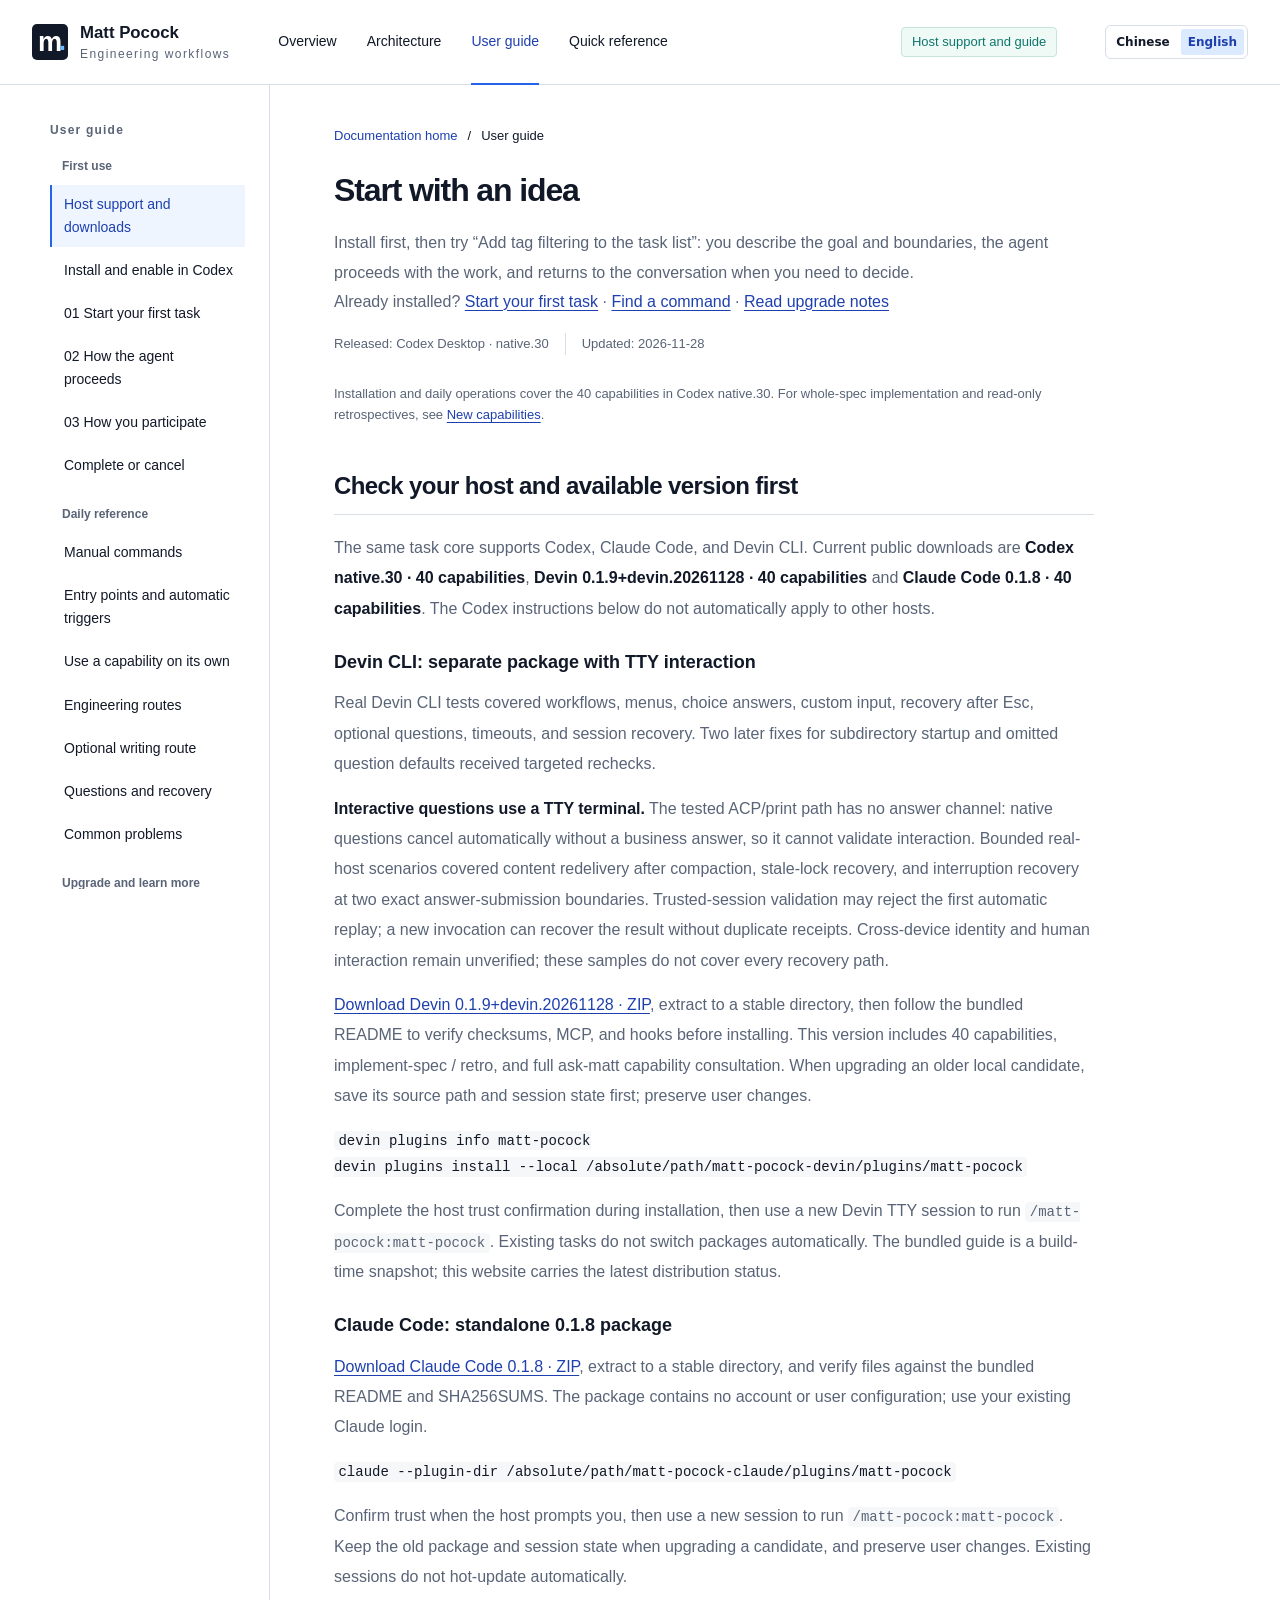
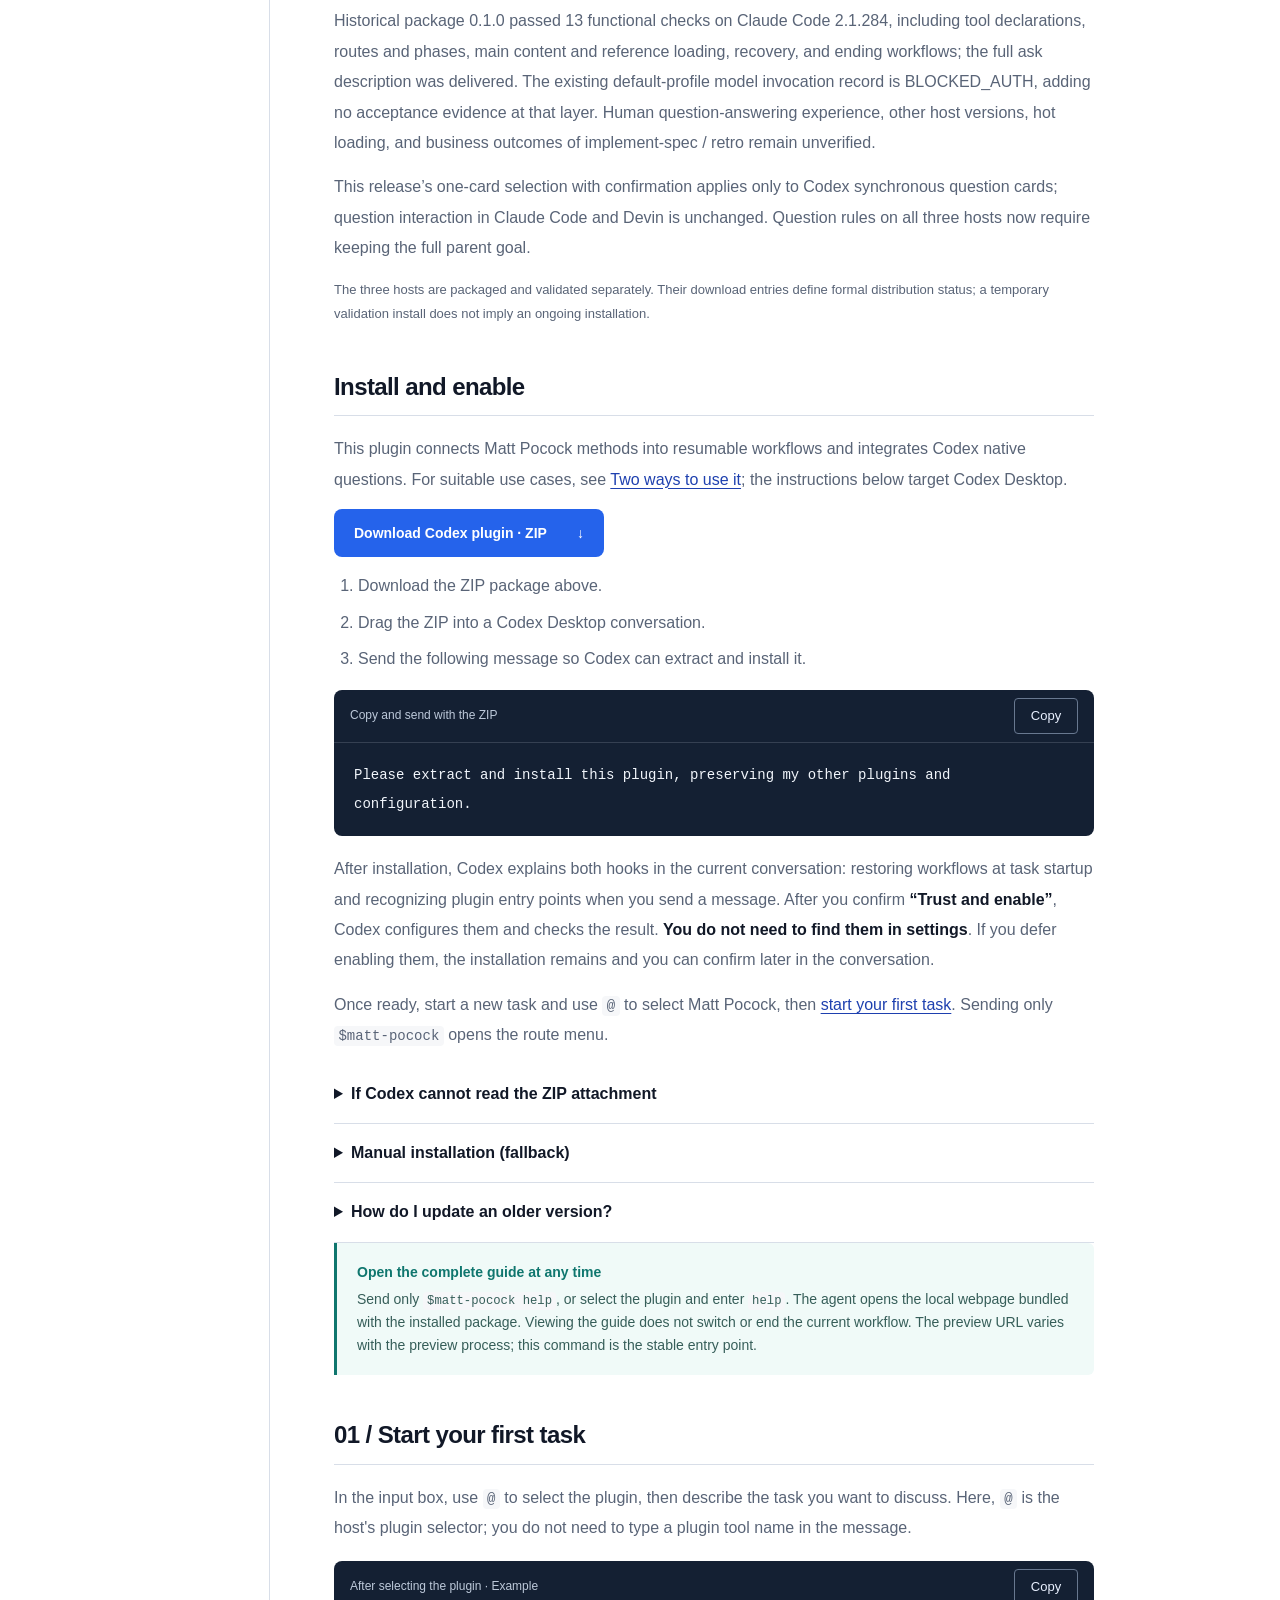
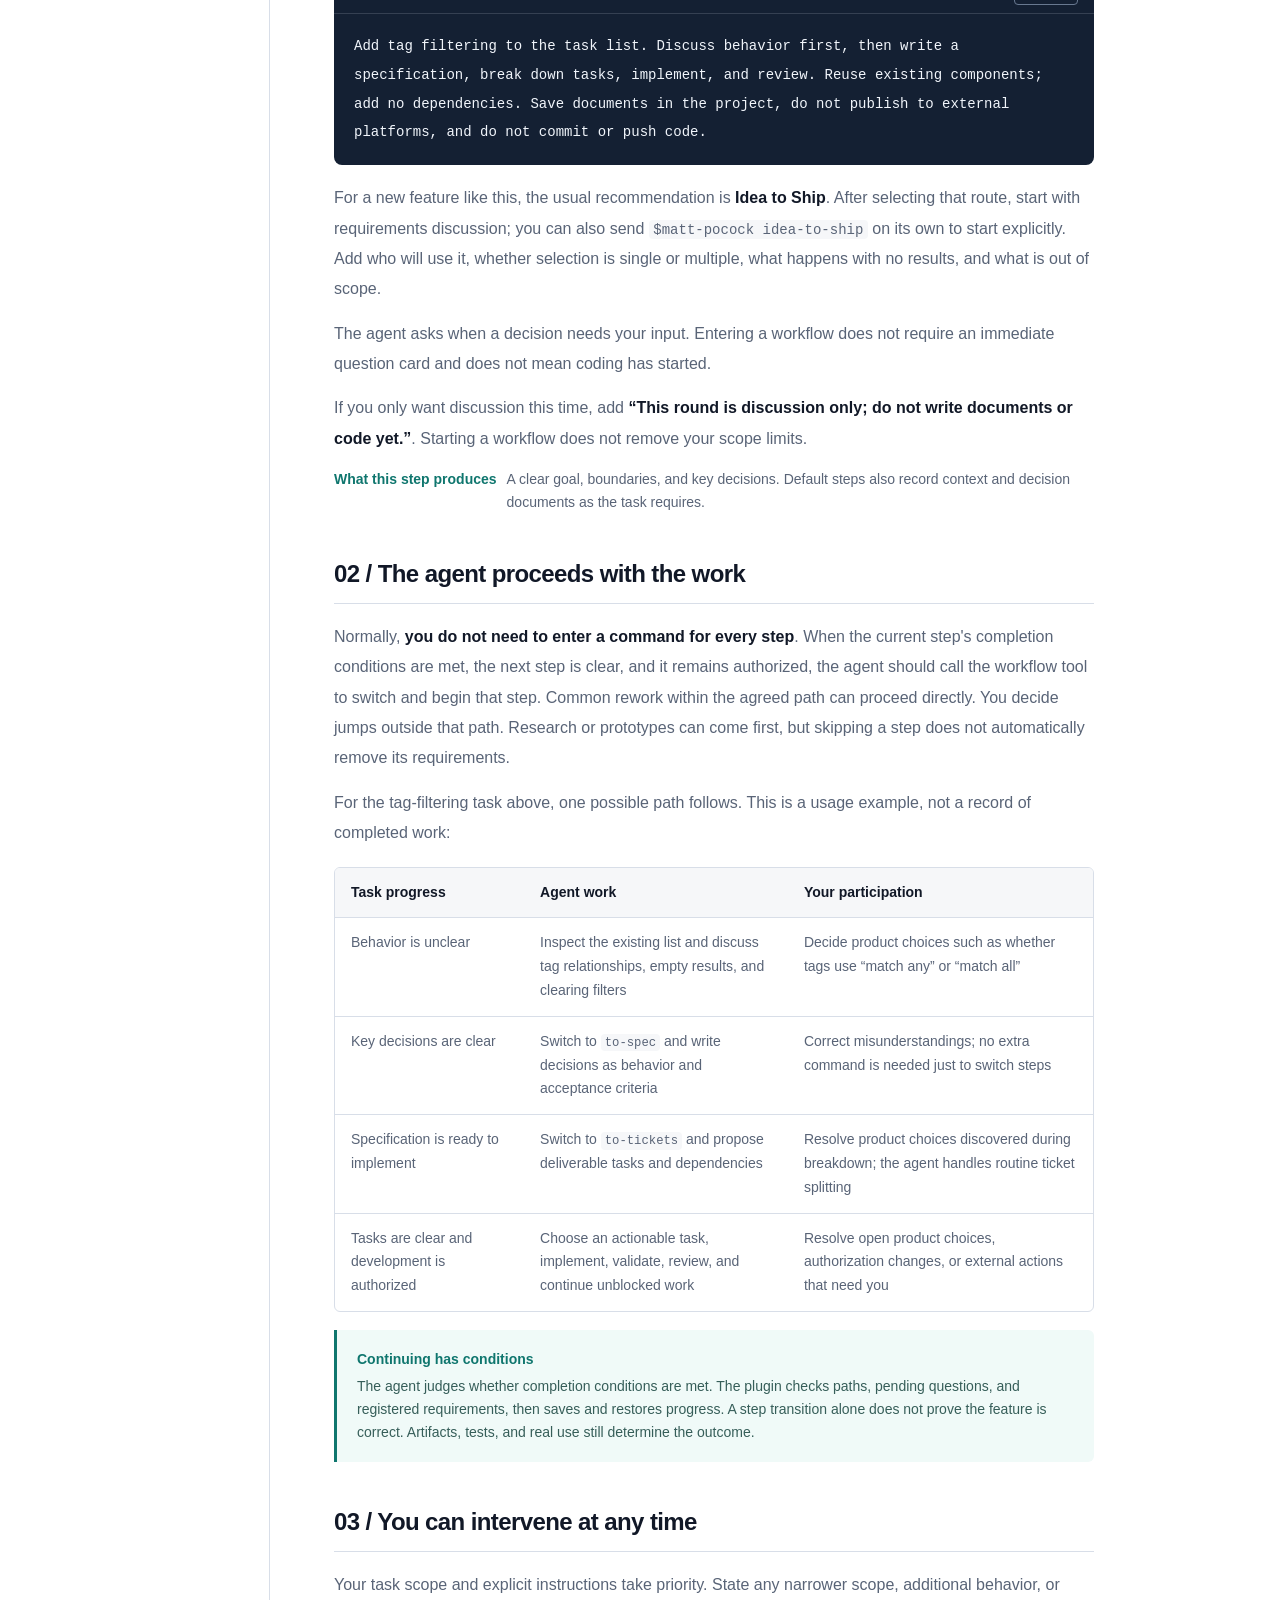
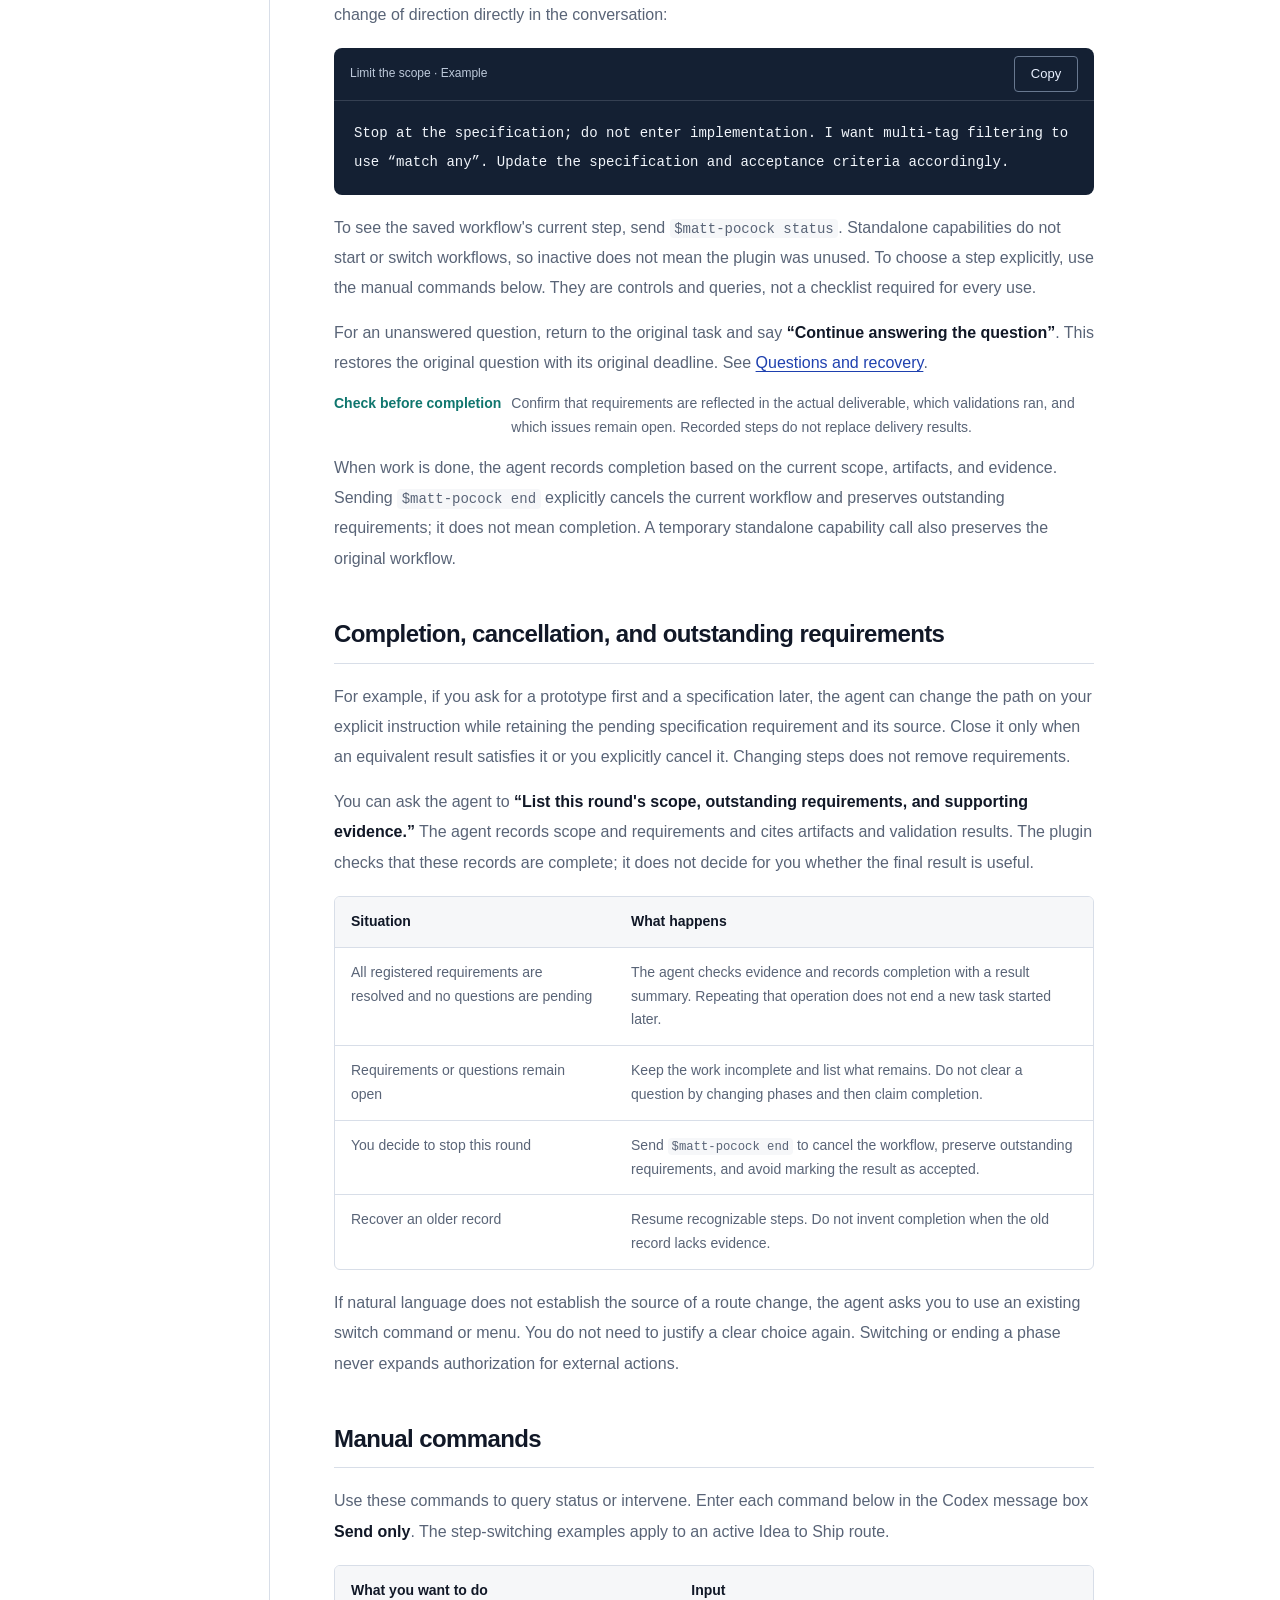
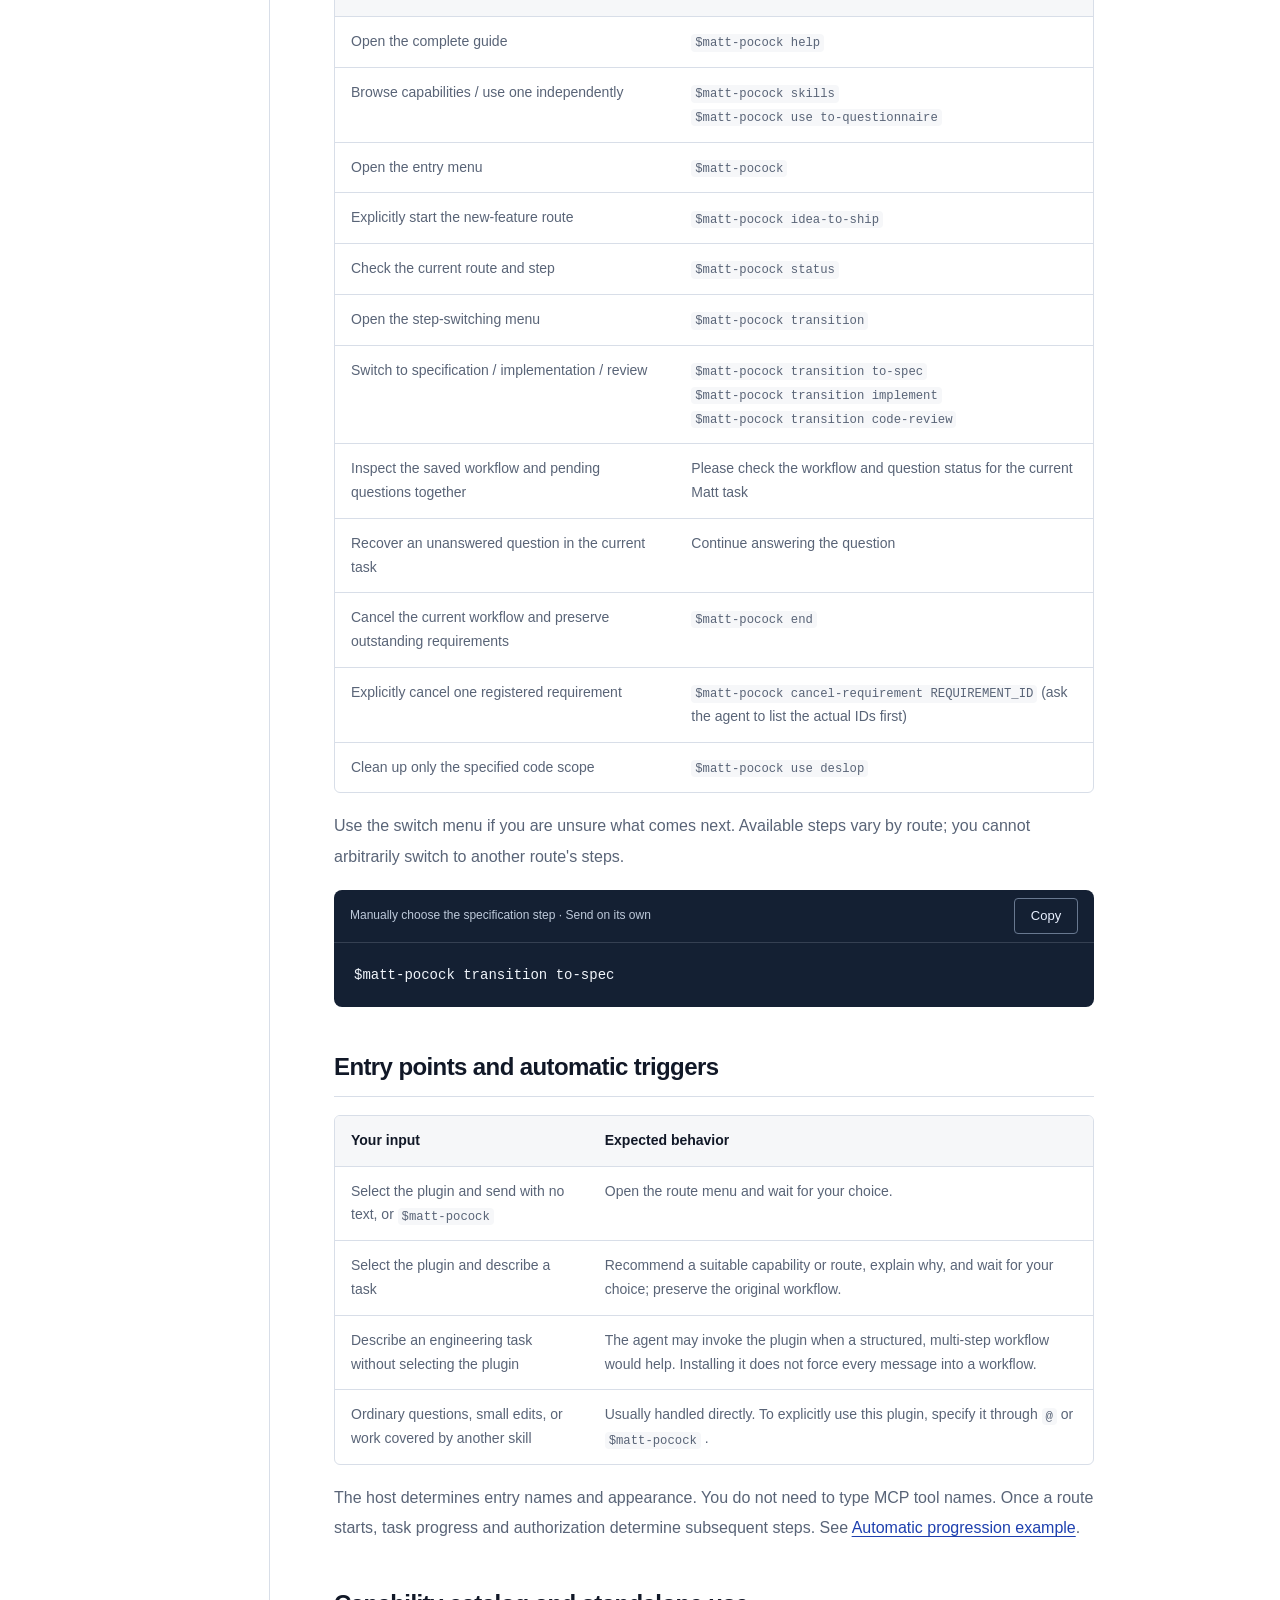
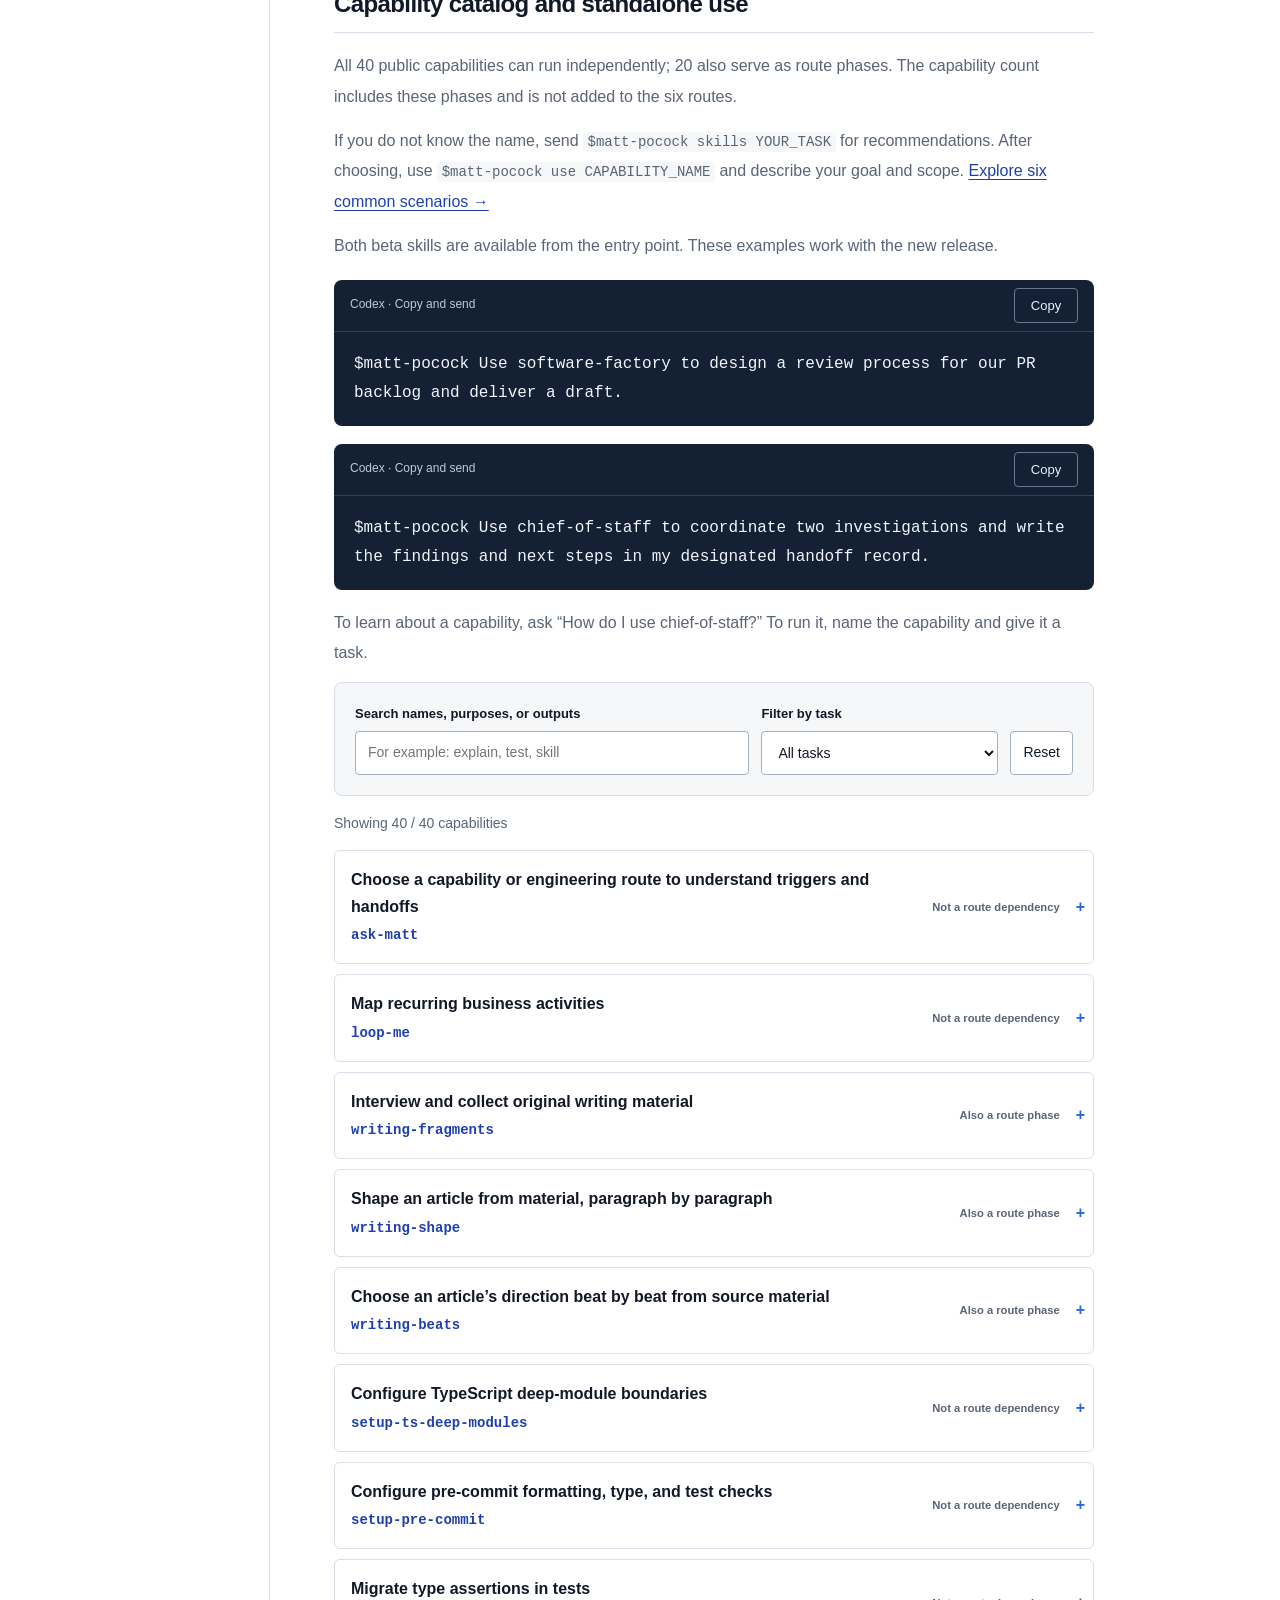
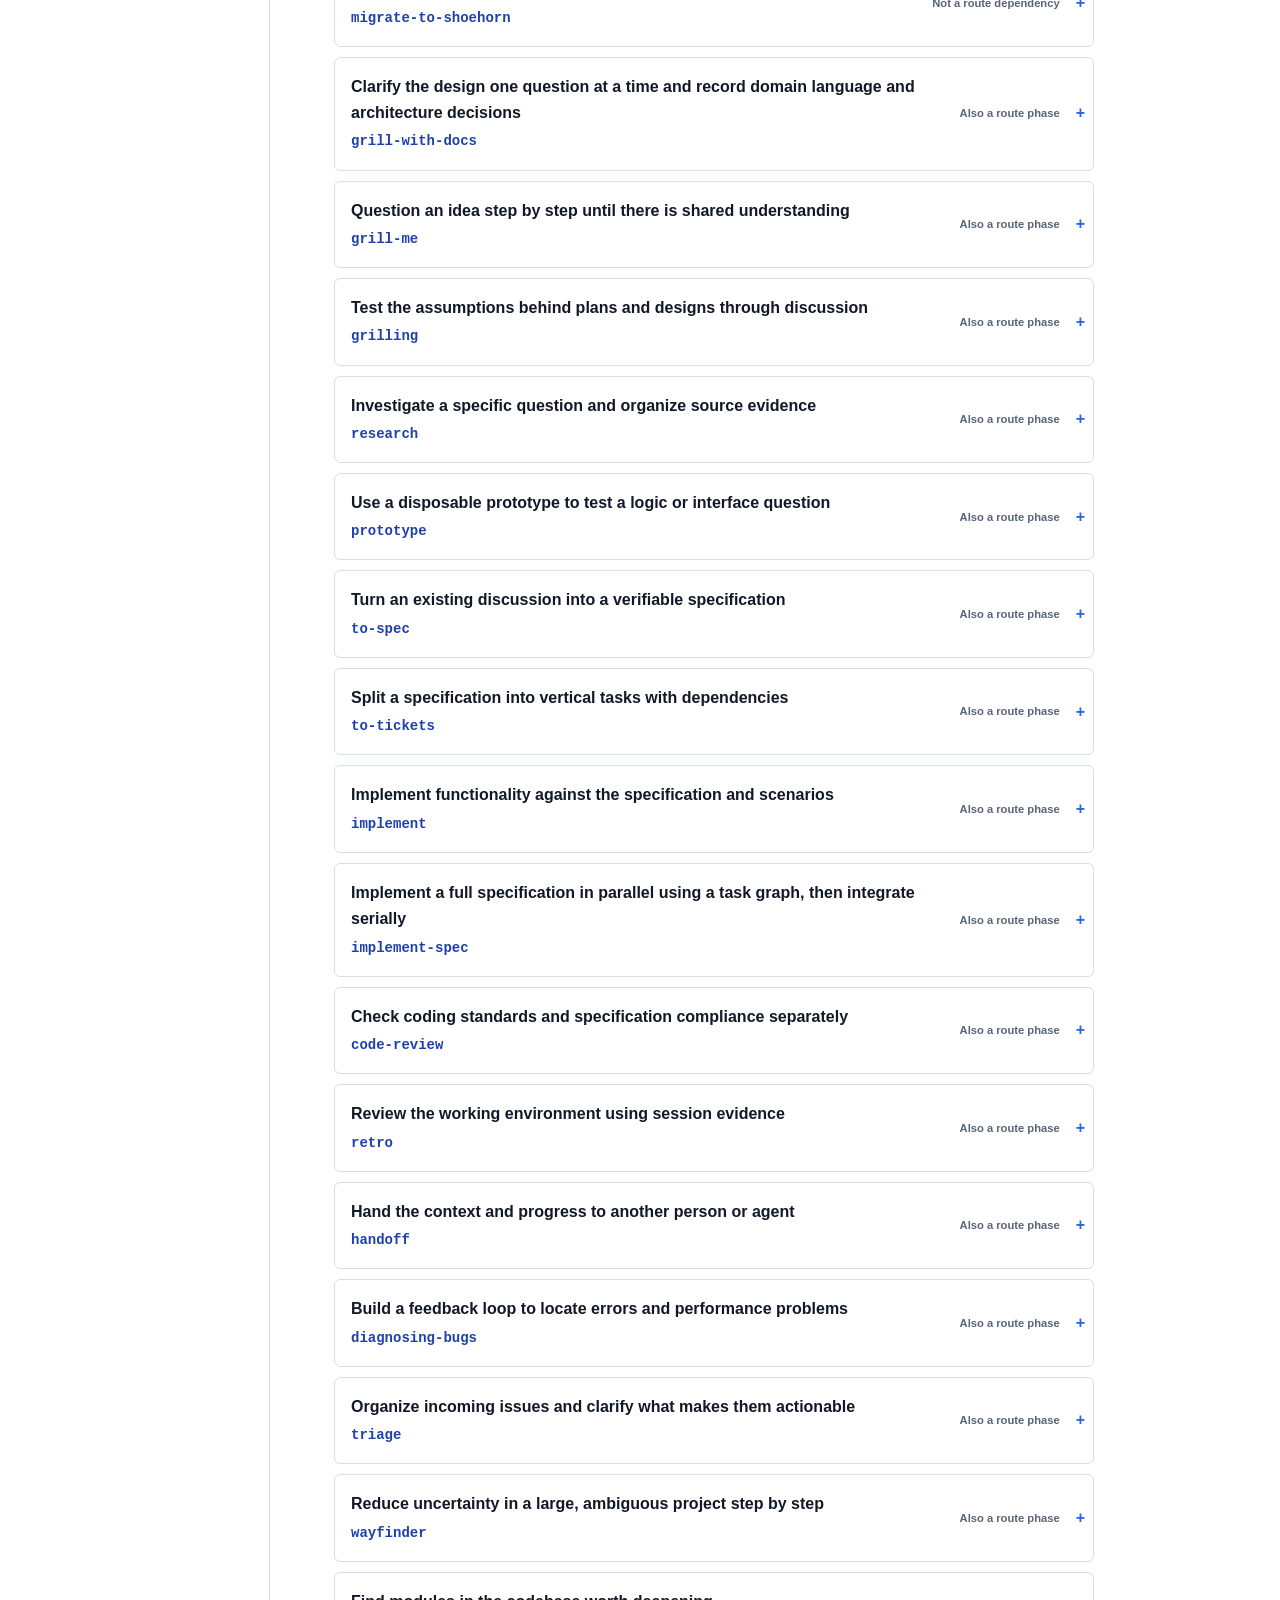
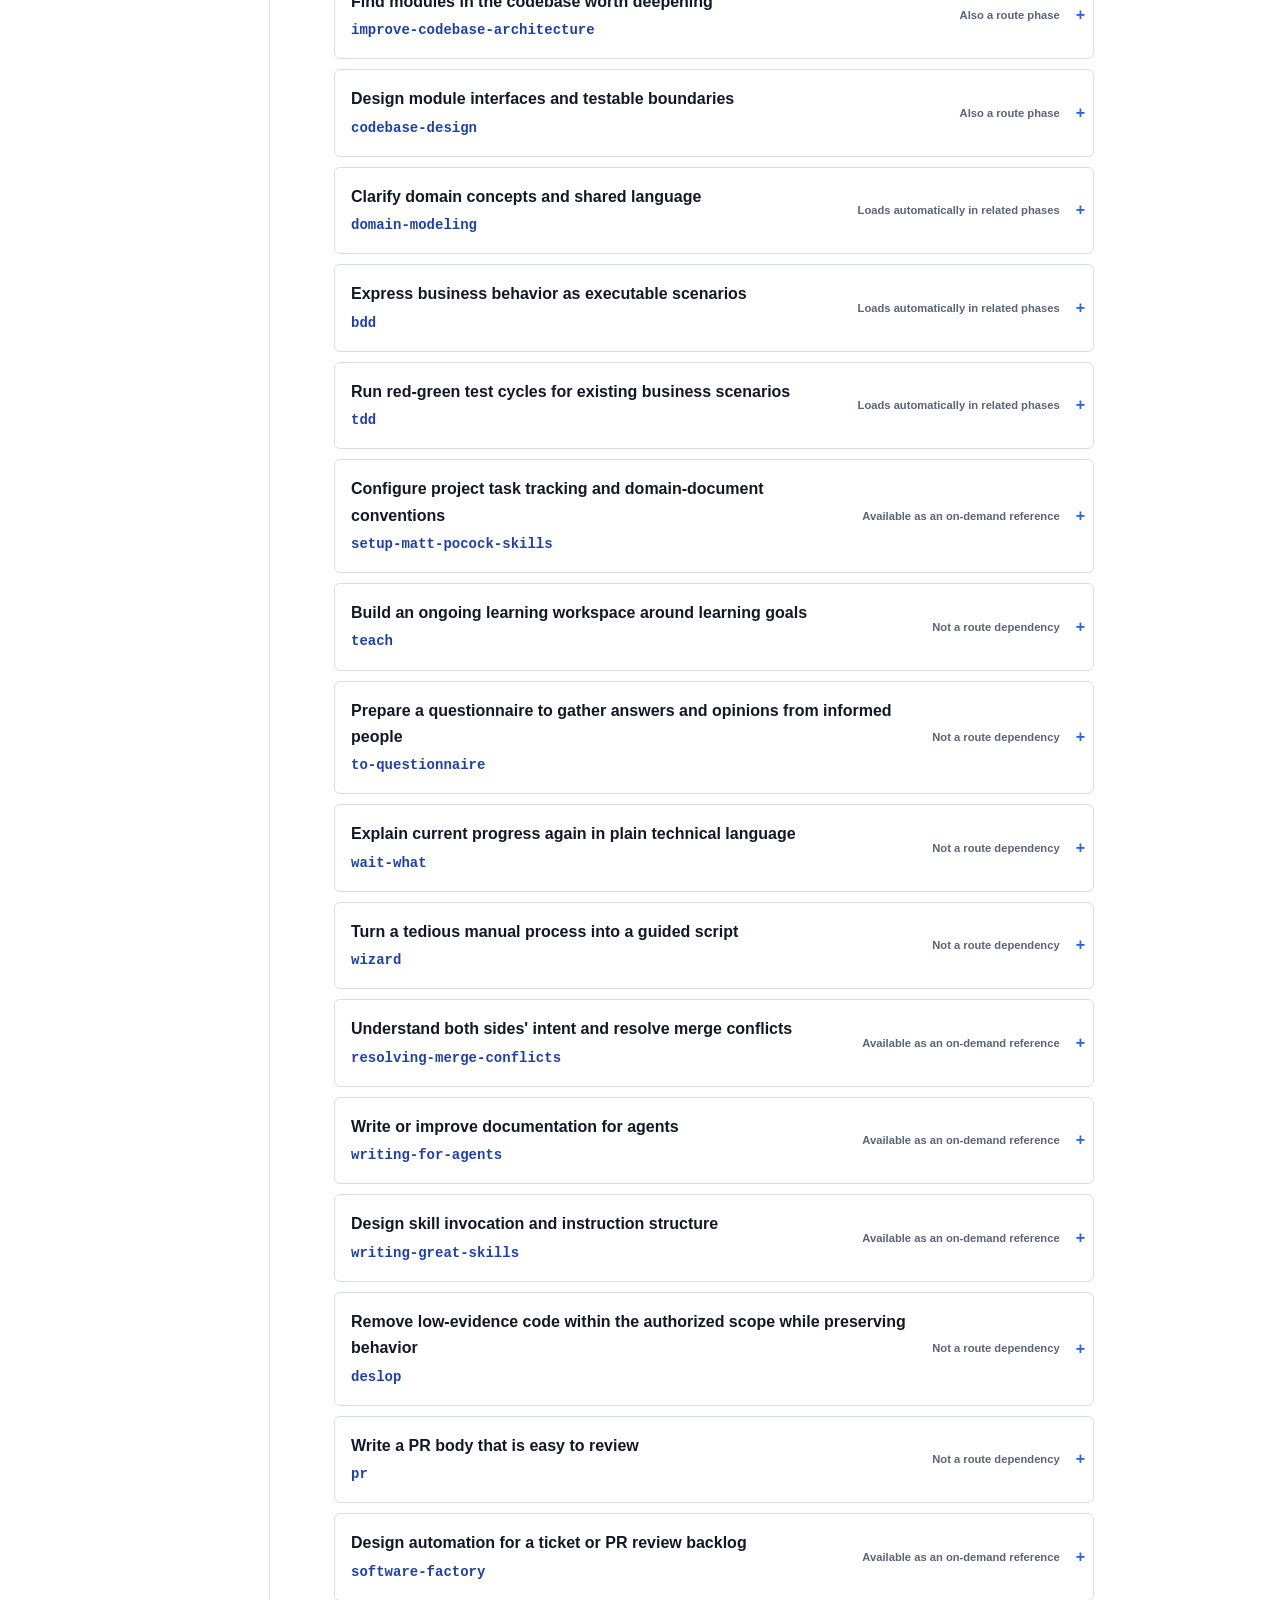
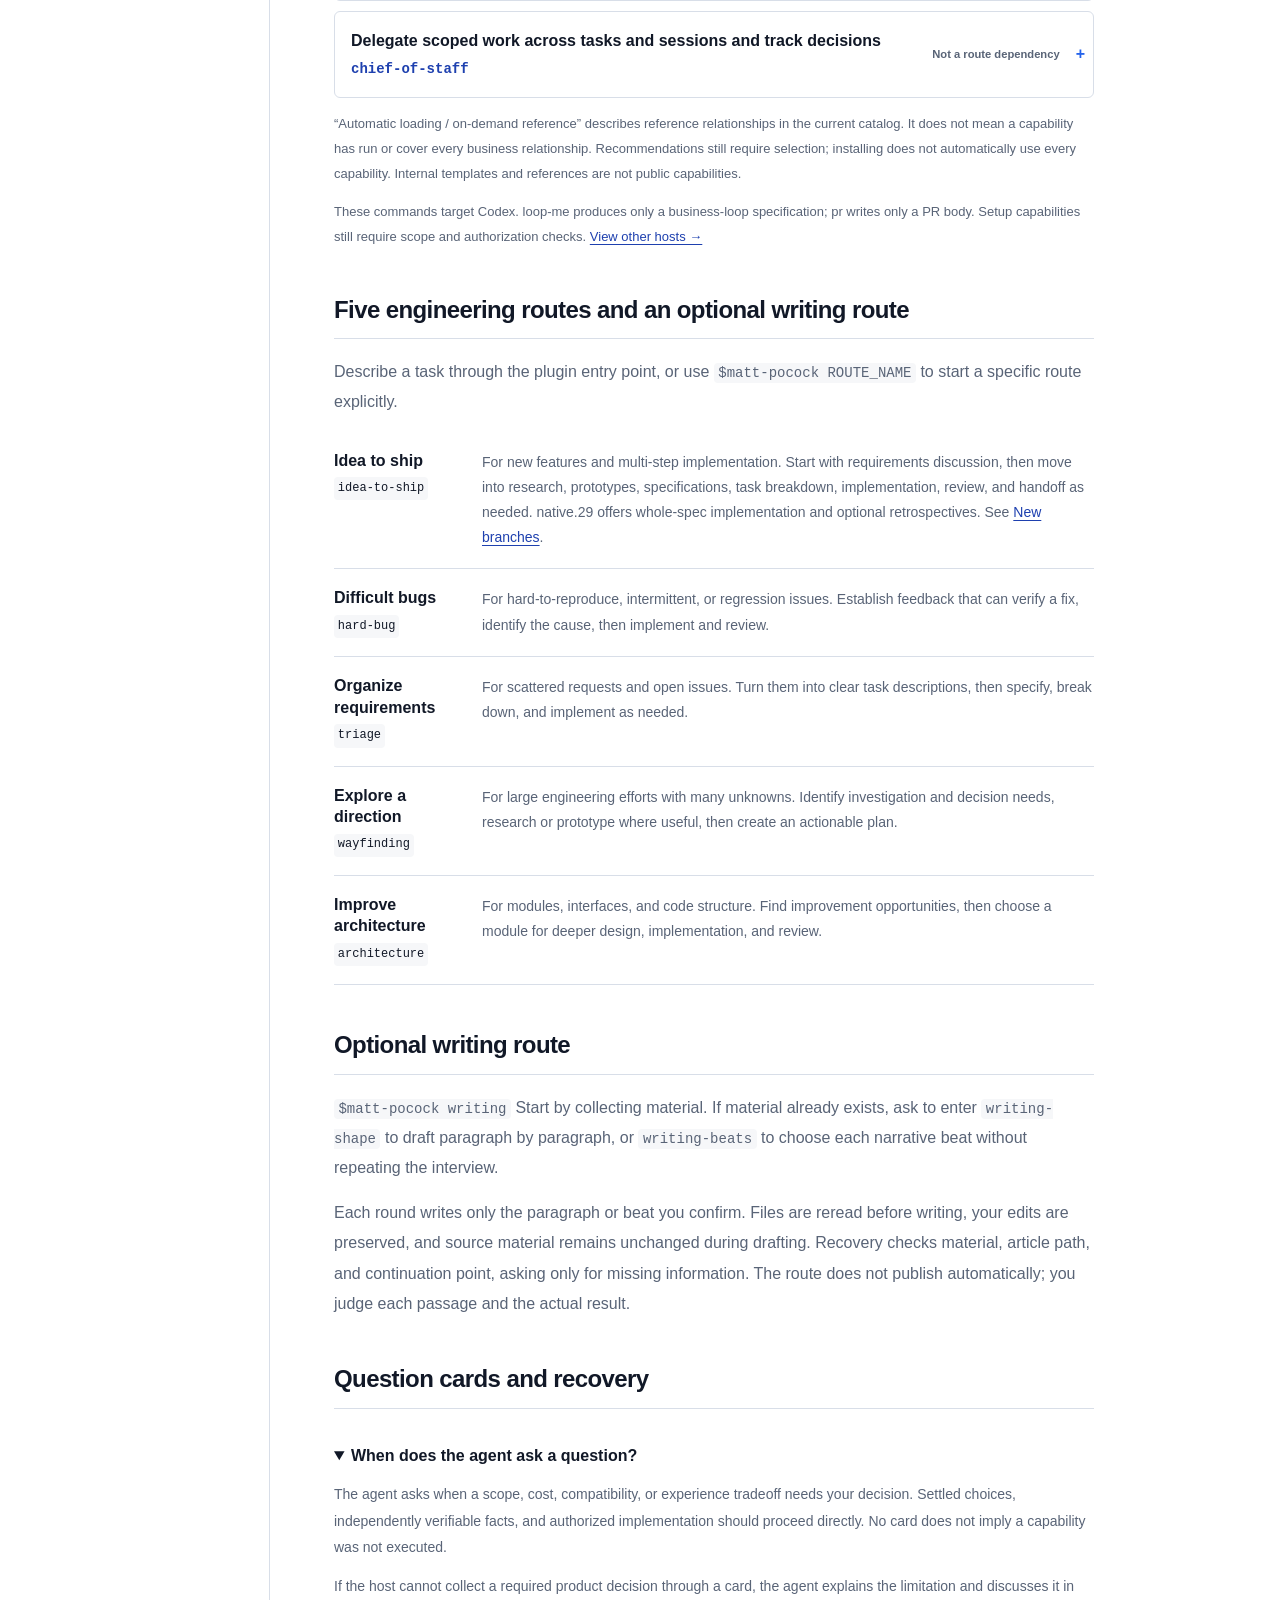
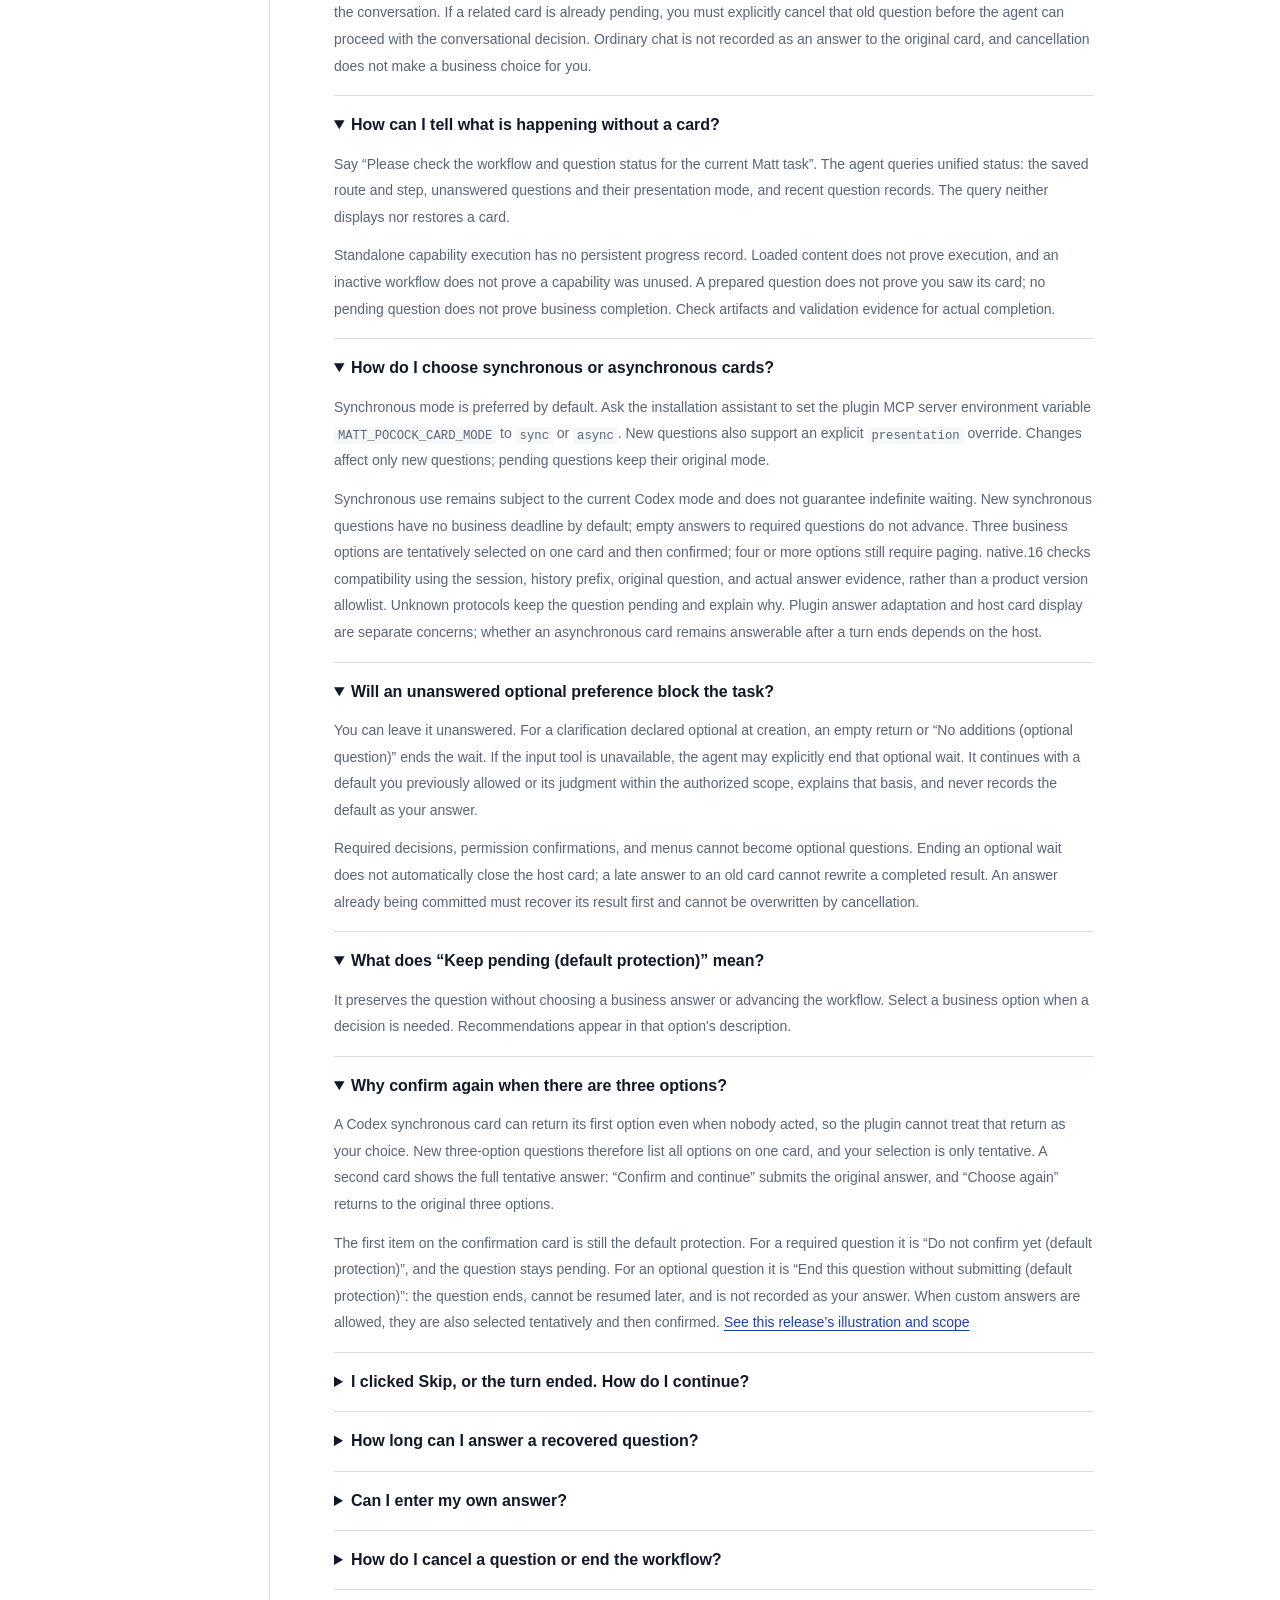
<file: guide.en.html>
<!doctype html>
<html lang="en">
<head>
  <meta charset="utf-8"><meta name="viewport" content="width=device-width, initial-scale=1">
  <meta name="description" content="First use of the Matt Pocock plugin in Codex: start a workflow, discuss requirements, write a specification, break down tasks, recover questions, and use common commands.">
  <meta name="theme-color" content="#ffffff"><title>Complete user guide · Matt Pocock engineering workflows</title>
  <link rel="stylesheet" href="styles.css"><script src="site.en.js" defer></script>
  <link rel="stylesheet" href="language.css"><script src="language.js"></script>
</head>
<body>
  <a class="skip" href="#main">Skip to main content</a>
  <header class="header"><div class="header-inner">
    <a class="brand" href="index.en.html" aria-label="Matt Pocock home"><span class="brand-mark" aria-hidden="true">m<span>.</span></span> <span>Matt Pocock<span class="brand-sub">Engineering workflows</span></span></a>
    <nav aria-label="Main navigation"><a href="index.en.html">Overview</a> <a href="architecture.en.html">Architecture</a> <a href="guide.en.html" aria-current="page">User guide</a> <a href="#reference">Quick reference</a></nav>
    <span class="edition">Host support and guide</span>
    <div class="language-switch" data-site-language role="group" aria-label="Language"><a data-language="zh" href="guide.html?lang=zh">Chinese</a> <a data-language="en" aria-current="true" href="guide.en.html?lang=en">English</a></div>
  </div></header>
  <div class="doc-layout">
    <aside class="doc-sidebar" aria-label="On this page"><div class="doc-sidebar-inner">
      <p class="sidebar-label">User guide</p>
      <nav class="doc-nav" aria-label="Chapter navigation">
        <span class="doc-nav-group">First use</span>
        <a href="#hosts">Host support and downloads</a> <a href="#before">Install and enable in Codex</a> <a href="#start">01 Start your first task</a> <a href="#spec">02 How the agent proceeds</a> <a href="#tickets">03 How you participate</a> <a href="#completion">Complete or cancel</a>
        <span class="doc-nav-group">Daily reference</span>
        <a href="#reference">Manual commands</a> <a href="#entry">Entry points and automatic triggers</a> <a href="#capabilities">Use a capability on its own</a> <a href="#routes">Engineering routes</a> <a href="#writing">Optional writing route</a> <a href="#questions">Questions and recovery</a> <a href="#troubleshooting">Common problems</a>
        <span class="doc-nav-group">Upgrade and learn more</span>
        <a href="#updates">Release changes and upgrades</a> <a href="#history">Release history</a> <a href="#upstream-candidate">Whole-spec implementation and retrospectives</a> <a href="#resources">How references load</a> <a href="#deslop">Review and code cleanup</a>
      </nav>
      <p class="sidebar-foot"><strong>Clarify, then proceed.</strong> The task and discussion<br>determine what comes next.</p>
    </div></aside>
    <main class="article" id="main">
      <div class="breadcrumb"><a href="index.en.html">Documentation home</a> <span aria-hidden="true">/</span> <span>User guide</span></div>
      <h1>Start with an idea</h1>
      <p class="intro">Install first, then try “Add tag filtering to the task list”: you describe the goal and boundaries, the agent proceeds with the work, and returns to the conversation when you need to decide.</p>
      <p class="guide-shortcuts">Already installed? <a href="#start">Start your first task</a> · <a href="#reference">Find a command</a> · <a href="#updates">Read upgrade notes</a></p>
      <div class="article-meta"><span>Released: Codex Desktop · native.30</span> <span>Updated: 2026-11-28</span></div>

      <p class="section-note">Installation and daily operations cover the 40 capabilities in Codex native.30. For whole-spec implementation and read-only retrospectives, see <a href="#upstream-candidate">New capabilities</a>. </p>

      <section id="hosts"><h2>Check your host and available version first</h2>
        <p>The same task core supports Codex, Claude Code, and Devin CLI. Current public downloads are <strong>Codex native.30 · 40 capabilities</strong>, <strong>Devin 0.1.9+devin.20261128 · 40 capabilities</strong> and <strong>Claude Code 0.1.8 · 40 capabilities</strong>. The Codex instructions below do not automatically apply to other hosts.</p>
        <h3 id="devin">Devin CLI: separate package with TTY interaction</h3>
        <p>Real Devin CLI tests covered workflows, menus, choice answers, custom input, recovery after Esc, optional questions, timeouts, and session recovery. Two later fixes for subdirectory startup and omitted question defaults received targeted rechecks.</p>
        <p><strong>Interactive questions use a TTY terminal.</strong> The tested ACP/print path has no answer channel: native questions cancel automatically without a business answer, so it cannot validate interaction. Bounded real-host scenarios covered content redelivery after compaction, stale-lock recovery, and interruption recovery at two exact answer-submission boundaries. Trusted-session validation may reject the first automatic replay; a new invocation can recover the result without duplicate receipts. Cross-device identity and human interaction remain unverified; these samples do not cover every recovery path.</p>
        <p><a href="https://ww880412.github.io/matt-pocock-guide/downloads/matt-pocock-devin.zip" download="matt-pocock-devin.zip">Download Devin 0.1.9+devin.20261128 · ZIP</a>, extract to a stable directory, then follow the bundled README to verify checksums, MCP, and hooks before installing. This version includes 40 capabilities, implement-spec / retro, and full ask-matt capability consultation. When upgrading an older local candidate, save its source path and session state first; preserve user changes.</p>
        <pre><code>devin plugins info matt-pocock
devin plugins install --local /absolute/path/matt-pocock-devin/plugins/matt-pocock</code></pre>
        <p>Complete the host trust confirmation during installation, then use a new Devin TTY session to run <code>/matt-pocock:matt-pocock</code>. Existing tasks do not switch packages automatically. The bundled guide is a build-time snapshot; this website carries the latest distribution status.</p>
        <h3 id="claude">Claude Code: standalone 0.1.8 package</h3>
        <p><a href="https://ww880412.github.io/matt-pocock-guide/downloads/matt-pocock-claude.zip" download="matt-pocock-claude.zip">Download Claude Code 0.1.8 · ZIP</a>, extract to a stable directory, and verify files against the bundled README and SHA256SUMS. The package contains no account or user configuration; use your existing Claude login.</p>
        <pre><code>claude --plugin-dir /absolute/path/matt-pocock-claude/plugins/matt-pocock</code></pre>
        <p>Confirm trust when the host prompts you, then use a new session to run <code>/matt-pocock:matt-pocock</code>. Keep the old package and session state when upgrading a candidate, and preserve user changes. Existing sessions do not hot-update automatically.</p>
        <p>Historical package 0.1.0 passed 13 functional checks on Claude Code 2.1.284, including tool declarations, routes and phases, main content and reference loading, recovery, and ending workflows; the full ask description was delivered. The existing default-profile model invocation record is BLOCKED_AUTH, adding no acceptance evidence at that layer. Human question-answering experience, other host versions, hot loading, and business outcomes of implement-spec / retro remain unverified.</p>
        <p>This release’s one-card selection with confirmation applies only to Codex synchronous question cards; question interaction in Claude Code and Devin is unchanged. Question rules on all three hosts now require keeping the full parent goal.</p>
        <p class="section-note">The three hosts are packaged and validated separately. Their download entries define formal distribution status; a temporary validation install does not imply an ongoing installation.</p>
      </section>

      <section id="before"><h2>Install and enable</h2>
        <p>This plugin connects Matt Pocock methods into resumable workflows and integrates Codex native questions. For suitable use cases, see <a href="index.en.html#comparison">Two ways to use it</a>; the instructions below target Codex Desktop.</p>
        <p><a class="button primary" href="https://ww880412.github.io/matt-pocock-guide/downloads/matt-pocock-codex.zip" download="matt-pocock-codex.zip">Download Codex plugin · ZIP <span aria-hidden="true">↓</span></a></p>
        <ol>
          <li>Download the ZIP package above.</li>
          <li>Drag the ZIP into a Codex Desktop conversation.</li>
          <li>Send the following message so Codex can extract and install it.</li>
        </ol>
        <div class="code-block"><div class="code-top"><span>Copy and send with the ZIP</span><button class="copy" type="button" data-copy="prompt-install" aria-label="Copy installation prompt">Copy</button></div><pre><code id="prompt-install">Please extract and install this plugin, preserving my other plugins and configuration.</code></pre></div>
        <p>After installation, Codex explains both hooks in the current conversation: restoring workflows at task startup and recognizing plugin entry points when you send a message. After you confirm <strong>“Trust and enable”</strong>, Codex configures them and checks the result. <strong>You do not need to find them in settings</strong>. If you defer enabling them, the installation remains and you can confirm later in the conversation.</p>
        <p>Once ready, start a new task and use <code>@</code> to select Matt Pocock, then <a href="#start">start your first task</a>. Sending only <code>$matt-pocock</code> opens the route menu.</p>
        <details><summary>If Codex cannot read the ZIP attachment</summary><p>Send Codex the ZIP's local path. Alternatively, extract it yourself, open the folder in Codex, and ask it to install according to the README.</p></details>
        <details><summary>Manual installation (fallback)</summary>
          <p>The following macOS example requires the <code>node</code> and <code>codex</code> command in your terminal. Extract the ZIP, put the entire <code>matt-pocock-codex</code> folder in a location you intend to keep, and preserve the hidden <code>.agents</code> folder.</p>
          <p>In your terminal, enter the extracted directory containing the README and run:</p>
          <div class="code-block"><div class="code-top"><span>Terminal · Run inside the extracted folder</span><button class="copy" type="button" data-copy="command-install" aria-label="Copy manual installation command">Copy</button></div><pre><code id="command-install">codex plugin marketplace add .
codex plugin add matt-pocock@matt-pocock-team</code></pre></div>
          <p>In Codex, confirm the plugin is enabled and complete trust confirmation for the two <code>SessionStart</code> and <code>UserPromptSubmit</code> hooks before starting a new task. Restart Codex if it still shows the old state.</p>
        </details>
        <details><summary>How do I update an older version?</summary><p>Download the new ZIP and drag it into Codex. Ask it to save the old plugin package and its matching workflow state before updating, while preserving existing configuration. To roll back, use that matched save point; do not overwrite new records with an older version. Already trusted and enabled hooks do not require another prompt. If trust is required again, confirm in the current conversation and let Codex configure it. If a plugin with the same name comes from another source, ask Codex to check for duplicate installations so only one is enabled.</p></details>
        <div class="callout"><strong>Open the complete guide at any time</strong><p>Send only <code>$matt-pocock help</code>, or select the plugin and enter <code>help</code>. The agent opens the local webpage bundled with the installed package. Viewing the guide does not switch or end the current workflow. The preview URL varies with the preview process; this command is the stable entry point.</p></div>
      </section>

      <section id="start"><h2>01 / Start your first task</h2>
        <p>In the input box, use <code>@</code> to select the plugin, then describe the task you want to discuss. Here, <code>@</code> is the host's plugin selector; you do not need to type a plugin tool name in the message.</p>
        <div class="code-block"><div class="code-top"><span>After selecting the plugin · Example</span><button class="copy" type="button" data-copy="prompt-start" aria-label="Copy starting example">Copy</button></div><pre><code id="prompt-start">Add tag filtering to the task list. Discuss behavior first, then write a specification, break down tasks, implement, and review. Reuse existing components; add no dependencies. Save documents in the project, do not publish to external platforms, and do not commit or push code.</code></pre></div>
        <p>For a new feature like this, the usual recommendation is <strong>Idea to Ship</strong>. After selecting that route, start with requirements discussion; you can also send <code>$matt-pocock idea-to-ship</code> on its own to start explicitly. Add who will use it, whether selection is single or multiple, what happens with no results, and what is out of scope.</p>
        <p>The agent asks when a decision needs your input. Entering a workflow does not require an immediate question card and does not mean coding has started.</p>
        <p>If you only want discussion this time, add <strong>“This round is discussion only; do not write documents or code yet.”</strong>. Starting a workflow does not remove your scope limits.</p>
        <div class="outcome"><span>What this step produces</span><p>A clear goal, boundaries, and key decisions. Default steps also record context and decision documents as the task requires.</p></div>
      </section>

      <section id="spec"><h2>02 / The agent proceeds with the work</h2>
        <p>Normally, <strong>you do not need to enter a command for every step</strong>. When the current step's completion conditions are met, the next step is clear, and it remains authorized, the agent should call the workflow tool to switch and begin that step. Common rework within the agreed path can proceed directly. You decide jumps outside that path. Research or prototypes can come first, but skipping a step does not automatically remove its requirements.</p>
        <p>For the tag-filtering task above, one possible path follows. This is a usage example, not a record of completed work:</p>
        <div class="table-scroll" role="region" tabindex="0" aria-label="Example task progression"><table><thead><tr><th scope="col">Task progress</th><th scope="col">Agent work</th><th scope="col">Your participation</th></tr></thead><tbody>
          <tr><td>Behavior is unclear</td><td>Inspect the existing list and discuss tag relationships, empty results, and clearing filters</td><td>Decide product choices such as whether tags use “match any” or “match all”</td></tr>
          <tr><td>Key decisions are clear</td><td>Switch to <code>to-spec</code> and write decisions as behavior and acceptance criteria</td><td>Correct misunderstandings; no extra command is needed just to switch steps</td></tr>
          <tr><td>Specification is ready to implement</td><td>Switch to <code>to-tickets</code> and propose deliverable tasks and dependencies</td><td>Resolve product choices discovered during breakdown; the agent handles routine ticket splitting</td></tr>
          <tr><td>Tasks are clear and development is authorized</td><td>Choose an actionable task, implement, validate, review, and continue unblocked work</td><td>Resolve open product choices, authorization changes, or external actions that need you</td></tr>
        </tbody></table></div>
        <div class="callout"><strong>Continuing has conditions</strong><p>The agent judges whether completion conditions are met. The plugin checks paths, pending questions, and registered requirements, then saves and restores progress. A step transition alone does not prove the feature is correct. Artifacts, tests, and real use still determine the outcome.</p></div>
      </section>

      <section id="tickets"><h2>03 / You can intervene at any time</h2>
        <p>Your task scope and explicit instructions take priority. State any narrower scope, additional behavior, or change of direction directly in the conversation:</p>
        <div class="code-block"><div class="code-top"><span>Limit the scope · Example</span><button class="copy" type="button" data-copy="prompt-boundary" aria-label="Copy scope-limit example">Copy</button></div><pre><code id="prompt-boundary">Stop at the specification; do not enter implementation. I want multi-tag filtering to use “match any”. Update the specification and acceptance criteria accordingly.</code></pre></div>
        <p>To see the saved workflow's current step, send <code>$matt-pocock status</code>. Standalone capabilities do not start or switch workflows, so inactive does not mean the plugin was unused. To choose a step explicitly, use the manual commands below. They are controls and queries, not a checklist required for every use.</p>
        <p>For an unanswered question, return to the original task and say <strong>“Continue answering the question”</strong>. This restores the original question with its original deadline. See <a href="#questions">Questions and recovery</a>. </p>
        <div class="outcome"><span>Check before completion</span><p>Confirm that requirements are reflected in the actual deliverable, which validations ran, and which issues remain open. Recorded steps do not replace delivery results.</p></div>
        <p>When work is done, the agent records completion based on the current scope, artifacts, and evidence. Sending <code>$matt-pocock end</code> explicitly cancels the current workflow and preserves outstanding requirements; it does not mean completion. A temporary standalone capability call also preserves the original workflow.</p>
      </section>

      <section id="completion"><h2>Completion, cancellation, and outstanding requirements</h2>
        <p>For example, if you ask for a prototype first and a specification later, the agent can change the path on your explicit instruction while retaining the pending specification requirement and its source. Close it only when an equivalent result satisfies it or you explicitly cancel it. Changing steps does not remove requirements.</p>
        <p>You can ask the agent to <strong>“List this round's scope, outstanding requirements, and supporting evidence.”</strong> The agent records scope and requirements and cites artifacts and validation results. The plugin checks that these records are complete; it does not decide for you whether the final result is useful.</p>
        <div class="table-scroll"><table><thead><tr><th scope="col">Situation</th><th scope="col">What happens</th></tr></thead><tbody>
          <tr><td>All registered requirements are resolved and no questions are pending</td><td>The agent checks evidence and records completion with a result summary. Repeating that operation does not end a new task started later.</td></tr>
          <tr><td>Requirements or questions remain open</td><td>Keep the work incomplete and list what remains. Do not clear a question by changing phases and then claim completion.</td></tr>
          <tr><td>You decide to stop this round</td><td>Send <code>$matt-pocock end</code> to cancel the workflow, preserve outstanding requirements, and avoid marking the result as accepted.</td></tr>
          <tr><td>Recover an older record</td><td>Resume recognizable steps. Do not invent completion when the old record lacks evidence.</td></tr>
        </tbody></table></div>
        <p>If natural language does not establish the source of a route change, the agent asks you to use an existing switch command or menu. You do not need to justify a clear choice again. Switching or ending a phase never expands authorization for external actions.</p>
      </section>

      <section id="reference"><h2>Manual commands</h2>
        <p>Use these commands to query status or intervene. Enter each command below in the Codex message box <strong>Send only</strong>. The step-switching examples apply to an active Idea to Ship route.</p>
        <div class="table-scroll"><table><thead><tr><th scope="col">What you want to do</th><th scope="col">Input</th></tr></thead><tbody>
          <tr><td>Open the complete guide</td><td><code>$matt-pocock help</code></td></tr>
          <tr><td>Browse capabilities / use one independently</td><td><code>$matt-pocock skills</code><br><code>$matt-pocock use to-questionnaire</code></td></tr>
          <tr><td>Open the entry menu</td><td><code>$matt-pocock</code></td></tr>
          <tr><td>Explicitly start the new-feature route</td><td><code>$matt-pocock idea-to-ship</code></td></tr>
          <tr><td>Check the current route and step</td><td><code>$matt-pocock status</code></td></tr>
          <tr><td>Open the step-switching menu</td><td><code>$matt-pocock transition</code></td></tr>
          <tr><td>Switch to specification / implementation / review</td><td><code>$matt-pocock transition to-spec</code><br><code>$matt-pocock transition implement</code><br><code>$matt-pocock transition code-review</code></td></tr>
          <tr><td>Inspect the saved workflow and pending questions together</td><td>Please check the workflow and question status for the current Matt task</td></tr>
          <tr><td>Recover an unanswered question in the current task</td><td>Continue answering the question</td></tr>
          <tr><td>Cancel the current workflow and preserve outstanding requirements</td><td><code>$matt-pocock end</code></td></tr>
          <tr><td>Explicitly cancel one registered requirement</td><td><code>$matt-pocock cancel-requirement REQUIREMENT_ID</code> (ask the agent to list the actual IDs first)</td></tr>
          <tr><td>Clean up only the specified code scope</td><td><code>$matt-pocock use deslop</code></td></tr>
        </tbody></table></div>
        <p>Use the switch menu if you are unsure what comes next. Available steps vary by route; you cannot arbitrarily switch to another route's steps.</p>
        <div class="code-block"><div class="code-top"><span>Manually choose the specification step · Send on its own</span><button class="copy" type="button" data-copy="command-spec" aria-label="Copy specification switch command">Copy</button></div><pre><code id="command-spec">$matt-pocock transition to-spec</code></pre></div>
      </section>

      <section id="entry"><h2>Entry points and automatic triggers</h2>
        <div class="table-scroll"><table><thead><tr><th scope="col">Your input</th><th scope="col">Expected behavior</th></tr></thead><tbody>
          <tr><td>Select the plugin and send with no text, or <code>$matt-pocock</code></td><td>Open the route menu and wait for your choice.</td></tr>
          <tr><td>Select the plugin and describe a task</td><td>Recommend a suitable capability or route, explain why, and wait for your choice; preserve the original workflow.</td></tr>
          <tr><td>Describe an engineering task without selecting the plugin</td><td>The agent may invoke the plugin when a structured, multi-step workflow would help. Installing it does not force every message into a workflow.</td></tr>
          <tr><td>Ordinary questions, small edits, or work covered by another skill</td><td>Usually handled directly. To explicitly use this plugin, specify it through <code>@</code> or <code>$matt-pocock</code> .</td></tr>
        </tbody></table></div>
        <p>The host determines entry names and appearance. You do not need to type MCP tool names. Once a route starts, task progress and authorization determine subsequent steps. See <a href="#spec">Automatic progression example</a>. </p>
      </section>

      <section id="capabilities">
<!-- CAPABILITIES:START -->
<h2>Capability catalog and standalone use</h2>
<p>All 40 public capabilities can run independently; 20 also serve as route phases. The capability count includes these phases and is not added to the six routes.</p>
<p>If you do not know the name, send <code>$matt-pocock skills YOUR_TASK</code> for recommendations. After choosing, use <code>$matt-pocock use CAPABILITY_NAME</code> and describe your goal and scope. <a href="index.en.html#everyday">Explore six common scenarios →</a></p>
<p>Both beta skills are available from the entry point. These examples work with the new release.</p>
<div class="code-block"><div class="code-top"><span>Codex · Copy and send</span><button class="copy" data-copy="beta-factory" aria-label="Copy example">Copy</button></div><pre id="beta-factory">$matt-pocock Use software-factory to design a review process for our PR backlog and deliver a draft.</pre></div>
<div class="code-block"><div class="code-top"><span>Codex · Copy and send</span><button class="copy" data-copy="beta-chief" aria-label="Copy example">Copy</button></div><pre id="beta-chief">$matt-pocock Use chief-of-staff to coordinate two investigations and write the findings and next steps in my designated handoff record.</pre></div>
<p>To learn about a capability, ask “How do I use chief-of-staff?” To run it, name the capability and give it a task.</p>
<div class="catalog-controls" hidden><div><label for="cap-search">Search names, purposes, or outputs</label><input id="cap-search" type="search" placeholder="For example: explain, test, skill" autocomplete="off"></div><div><label for="cap-category">Filter by task</label><select id="cap-category"><option value="">All tasks</option><option>Understand and plan</option><option>Implement and improve quality</option><option>Write and learn</option><option>Project setup</option><option>Reflect and deliver</option></select></div><button type="button" class="filter-reset" id="cap-reset">Reset</button></div>
<p id="cap-count" role="status" aria-live="polite">Showing 40 / 40 capabilities</p><p id="cap-empty" hidden>No matching capabilities. Try another keyword or reset the filters.</p>
<div class="capability-list"><details class="capability" id="cap-ask-matt" data-capability="ask-matt" data-category="Understand and plan"><summary><span><strong>Choose a capability or engineering route to understand triggers and handoffs</strong> <code>ask-matt</code></span> <span class="relation-tag">Not a route dependency</span></summary><div class="capability-body"><p><strong>Output:</strong> Capability and workflow map</p><p><strong>Task category:</strong> Understand and plan · engineering</p><p><strong>Route relationship:</strong> Not a route dependency. All public capabilities can run independently and preserve the original route afterward.</p><div class="code-block"><div class="code-top"><span>Codex · Copy and send</span><button class="copy" data-copy="cap-command-ask-matt" aria-label="Copy ask-matt command">Copy</button></div><pre id="cap-command-ask-matt">$matt-pocock use ask-matt</pre></div></div></details>
<details class="capability" id="cap-loop-me" data-capability="loop-me" data-category="Understand and plan"><summary><span><strong>Map recurring business activities</strong> <code>loop-me</code></span> <span class="relation-tag">Not a route dependency</span></summary><div class="capability-body"><p><strong>Output:</strong> Business-loop specification</p><p><strong>Task category:</strong> Understand and plan · Beta (upstream tier)</p><p><strong>Route relationship:</strong> Not a route dependency. All public capabilities can run independently and preserve the original route afterward.</p><div class="code-block"><div class="code-top"><span>Codex · Copy and send</span><button class="copy" data-copy="cap-command-loop-me" aria-label="Copy loop-me command">Copy</button></div><pre id="cap-command-loop-me">$matt-pocock use loop-me</pre></div></div></details>
<details class="capability" id="cap-writing-fragments" data-capability="writing-fragments" data-category="Write and learn"><summary><span><strong>Interview and collect original writing material</strong> <code>writing-fragments</code></span> <span class="relation-tag">Also a route phase</span></summary><div class="capability-body"><p><strong>Output:</strong> Material in Markdown</p><p><strong>Task category:</strong> Write and learn · Beta (upstream tier)</p><p><strong>Route relationship:</strong> Also a route phase. All public capabilities can run independently and preserve the original route afterward.</p><div class="code-block"><div class="code-top"><span>Codex · Copy and send</span><button class="copy" data-copy="cap-command-writing-fragments" aria-label="Copy writing-fragments command">Copy</button></div><pre id="cap-command-writing-fragments">$matt-pocock use writing-fragments</pre></div></div></details>
<details class="capability" id="cap-writing-shape" data-capability="writing-shape" data-category="Write and learn"><summary><span><strong>Shape an article from material, paragraph by paragraph</strong> <code>writing-shape</code></span> <span class="relation-tag">Also a route phase</span></summary><div class="capability-body"><p><strong>Output:</strong> An article confirmed paragraph by paragraph</p><p><strong>Task category:</strong> Write and learn · Beta (upstream tier)</p><p><strong>Route relationship:</strong> Also a route phase. All public capabilities can run independently and preserve the original route afterward.</p><div class="code-block"><div class="code-top"><span>Codex · Copy and send</span><button class="copy" data-copy="cap-command-writing-shape" aria-label="Copy writing-shape command">Copy</button></div><pre id="cap-command-writing-shape">$matt-pocock use writing-shape</pre></div></div></details>
<details class="capability" id="cap-writing-beats" data-capability="writing-beats" data-category="Write and learn"><summary><span><strong>Choose an article’s direction beat by beat from source material</strong> <code>writing-beats</code></span> <span class="relation-tag">Also a route phase</span></summary><div class="capability-body"><p><strong>Output:</strong> An article confirmed beat by beat</p><p><strong>Task category:</strong> Write and learn · Beta (upstream tier)</p><p><strong>Route relationship:</strong> Also a route phase. All public capabilities can run independently and preserve the original route afterward.</p><div class="code-block"><div class="code-top"><span>Codex · Copy and send</span><button class="copy" data-copy="cap-command-writing-beats" aria-label="Copy writing-beats command">Copy</button></div><pre id="cap-command-writing-beats">$matt-pocock use writing-beats</pre></div></div></details>
<details class="capability" id="cap-setup-ts-deep-modules" data-capability="setup-ts-deep-modules" data-category="Project setup"><summary><span><strong>Configure TypeScript deep-module boundaries</strong> <code>setup-ts-deep-modules</code></span> <span class="relation-tag">Not a route dependency</span></summary><div class="capability-body"><p><strong>Output:</strong> Validated dependency boundaries</p><p><strong>Task category:</strong> Project setup · Beta (upstream tier)</p><p><strong>Route relationship:</strong> Not a route dependency. All public capabilities can run independently and preserve the original route afterward.</p><div class="code-block"><div class="code-top"><span>Codex · Copy and send</span><button class="copy" data-copy="cap-command-setup-ts-deep-modules" aria-label="Copy setup-ts-deep-modules command">Copy</button></div><pre id="cap-command-setup-ts-deep-modules">$matt-pocock use setup-ts-deep-modules</pre></div></div></details>
<details class="capability" id="cap-setup-pre-commit" data-capability="setup-pre-commit" data-category="Project setup"><summary><span><strong>Configure pre-commit formatting, type, and test checks</strong> <code>setup-pre-commit</code></span> <span class="relation-tag">Not a route dependency</span></summary><div class="capability-body"><p><strong>Output:</strong> Project commit hooks</p><p><strong>Task category:</strong> Project setup · misc</p><p><strong>Route relationship:</strong> Not a route dependency. All public capabilities can run independently and preserve the original route afterward.</p><div class="code-block"><div class="code-top"><span>Codex · Copy and send</span><button class="copy" data-copy="cap-command-setup-pre-commit" aria-label="Copy setup-pre-commit command">Copy</button></div><pre id="cap-command-setup-pre-commit">$matt-pocock use setup-pre-commit</pre></div></div></details>
<details class="capability" id="cap-migrate-to-shoehorn" data-capability="migrate-to-shoehorn" data-category="Project setup"><summary><span><strong>Migrate type assertions in tests</strong> <code>migrate-to-shoehorn</code></span> <span class="relation-tag">Not a route dependency</span></summary><div class="capability-body"><p><strong>Output:</strong> Test-data construction and type checks</p><p><strong>Task category:</strong> Project setup · misc</p><p><strong>Route relationship:</strong> Not a route dependency. All public capabilities can run independently and preserve the original route afterward.</p><div class="code-block"><div class="code-top"><span>Codex · Copy and send</span><button class="copy" data-copy="cap-command-migrate-to-shoehorn" aria-label="Copy migrate-to-shoehorn command">Copy</button></div><pre id="cap-command-migrate-to-shoehorn">$matt-pocock use migrate-to-shoehorn</pre></div></div></details>
<details class="capability" id="cap-grill-with-docs" data-capability="grill-with-docs" data-category="Understand and plan"><summary><span><strong>Clarify the design one question at a time and record domain language and architecture decisions</strong> <code>grill-with-docs</code></span> <span class="relation-tag">Also a route phase</span></summary><div class="capability-body"><p><strong>Output:</strong> An agreed design, domain vocabulary and any necessary ADRs</p><p><strong>Task category:</strong> Understand and plan · Pi frozen</p><p><strong>Route relationship:</strong> Also a route phase. All public capabilities can run independently and preserve the original route afterward.</p><div class="code-block"><div class="code-top"><span>Codex · Copy and send</span><button class="copy" data-copy="cap-command-grill-with-docs" aria-label="Copy grill-with-docs command">Copy</button></div><pre id="cap-command-grill-with-docs">$matt-pocock use grill-with-docs</pre></div></div></details>
<details class="capability" id="cap-grill-me" data-capability="grill-me" data-category="Understand and plan"><summary><span><strong>Question an idea step by step until there is shared understanding</strong> <code>grill-me</code></span> <span class="relation-tag">Also a route phase</span></summary><div class="capability-body"><p><strong>Output:</strong> An agreed problem and solution boundary</p><p><strong>Task category:</strong> Understand and plan · Pi frozen</p><p><strong>Route relationship:</strong> Also a route phase. All public capabilities can run independently and preserve the original route afterward.</p><div class="code-block"><div class="code-top"><span>Codex · Copy and send</span><button class="copy" data-copy="cap-command-grill-me" aria-label="Copy grill-me command">Copy</button></div><pre id="cap-command-grill-me">$matt-pocock use grill-me</pre></div></div></details>
<details class="capability" id="cap-grilling" data-capability="grilling" data-category="Understand and plan"><summary><span><strong>Test the assumptions behind plans and designs through discussion</strong> <code>grilling</code></span> <span class="relation-tag">Also a route phase</span></summary><div class="capability-body"><p><strong>Output:</strong> Key decisions, risks and open questions</p><p><strong>Task category:</strong> Understand and plan · Pi frozen</p><p><strong>Route relationship:</strong> Also a route phase. All public capabilities can run independently and preserve the original route afterward.</p><div class="code-block"><div class="code-top"><span>Codex · Copy and send</span><button class="copy" data-copy="cap-command-grilling" aria-label="Copy grilling command">Copy</button></div><pre id="cap-command-grilling">$matt-pocock use grilling</pre></div></div></details>
<details class="capability" id="cap-research" data-capability="research" data-category="Understand and plan"><summary><span><strong>Investigate a specific question and organize source evidence</strong> <code>research</code></span> <span class="relation-tag">Also a route phase</span></summary><div class="capability-body"><p><strong>Output:</strong> Research findings that support a decision</p><p><strong>Task category:</strong> Understand and plan · Pi frozen</p><p><strong>Route relationship:</strong> Also a route phase. All public capabilities can run independently and preserve the original route afterward.</p><div class="code-block"><div class="code-top"><span>Codex · Copy and send</span><button class="copy" data-copy="cap-command-research" aria-label="Copy research command">Copy</button></div><pre id="cap-command-research">$matt-pocock use research</pre></div></div></details>
<details class="capability" id="cap-prototype" data-capability="prototype" data-category="Understand and plan"><summary><span><strong>Use a disposable prototype to test a logic or interface question</strong> <code>prototype</code></span> <span class="relation-tag">Also a route phase</span></summary><div class="capability-body"><p><strong>Output:</strong> A prototype and answers to the questions</p><p><strong>Task category:</strong> Understand and plan · Pi frozen</p><p><strong>Route relationship:</strong> Also a route phase. All public capabilities can run independently and preserve the original route afterward.</p><div class="code-block"><div class="code-top"><span>Codex · Copy and send</span><button class="copy" data-copy="cap-command-prototype" aria-label="Copy prototype command">Copy</button></div><pre id="cap-command-prototype">$matt-pocock use prototype</pre></div></div></details>
<details class="capability" id="cap-to-spec" data-capability="to-spec" data-category="Understand and plan"><summary><span><strong>Turn an existing discussion into a verifiable specification</strong> <code>to-spec</code></span> <span class="relation-tag">Also a route phase</span></summary><div class="capability-body"><p><strong>Output:</strong> A specification with user stories and scenarios</p><p><strong>Task category:</strong> Understand and plan · Pi frozen</p><p><strong>Route relationship:</strong> Also a route phase. All public capabilities can run independently and preserve the original route afterward.</p><div class="code-block"><div class="code-top"><span>Codex · Copy and send</span><button class="copy" data-copy="cap-command-to-spec" aria-label="Copy to-spec command">Copy</button></div><pre id="cap-command-to-spec">$matt-pocock use to-spec</pre></div></div></details>
<details class="capability" id="cap-to-tickets" data-capability="to-tickets" data-category="Understand and plan"><summary><span><strong>Split a specification into vertical tasks with dependencies</strong> <code>to-tickets</code></span> <span class="relation-tag">Also a route phase</span></summary><div class="capability-body"><p><strong>Output:</strong> An actionable task list</p><p><strong>Task category:</strong> Understand and plan · Pi frozen</p><p><strong>Route relationship:</strong> Also a route phase. All public capabilities can run independently and preserve the original route afterward.</p><div class="code-block"><div class="code-top"><span>Codex · Copy and send</span><button class="copy" data-copy="cap-command-to-tickets" aria-label="Copy to-tickets command">Copy</button></div><pre id="cap-command-to-tickets">$matt-pocock use to-tickets</pre></div></div></details>
<details class="capability" id="cap-implement" data-capability="implement" data-category="Implement and improve quality"><summary><span><strong>Implement functionality against the specification and scenarios</strong> <code>implement</code></span> <span class="relation-tag">Also a route phase</span></summary><div class="capability-body"><p><strong>Output:</strong> Verified and reviewed changes</p><p><strong>Task category:</strong> Implement and improve quality · Pi frozen</p><p><strong>Route relationship:</strong> Also a route phase. All public capabilities can run independently and preserve the original route afterward.</p><div class="code-block"><div class="code-top"><span>Codex · Copy and send</span><button class="copy" data-copy="cap-command-implement" aria-label="Copy implement command">Copy</button></div><pre id="cap-command-implement">$matt-pocock use implement</pre></div></div></details>
<details class="capability" id="cap-implement-spec" data-capability="implement-spec" data-category="Implement and improve quality"><summary><span><strong>Implement a full specification in parallel using a task graph, then integrate serially</strong> <code>implement-spec</code></span> <span class="relation-tag">Also a route phase</span></summary><div class="capability-body"><p><strong>Output:</strong> An integrated candidate, per-task evidence and a unified review</p><p><strong>Task category:</strong> Implement and improve quality · engineering</p><p><strong>Route relationship:</strong> Also a route phase. All public capabilities can run independently and preserve the original route afterward.</p><div class="code-block"><div class="code-top"><span>Codex · Copy and send</span><button class="copy" data-copy="cap-command-implement-spec" aria-label="Copy implement-spec command">Copy</button></div><pre id="cap-command-implement-spec">$matt-pocock use implement-spec</pre></div></div></details>
<details class="capability" id="cap-code-review" data-capability="code-review" data-category="Implement and improve quality"><summary><span><strong>Check coding standards and specification compliance separately</strong> <code>code-review</code></span> <span class="relation-tag">Also a route phase</span></summary><div class="capability-body"><p><strong>Output:</strong> A two-axis Standards and Spec review</p><p><strong>Task category:</strong> Implement and improve quality · Pi frozen</p><p><strong>Route relationship:</strong> Also a route phase. All public capabilities can run independently and preserve the original route afterward.</p><div class="code-block"><div class="code-top"><span>Codex · Copy and send</span><button class="copy" data-copy="cap-command-code-review" aria-label="Copy code-review command">Copy</button></div><pre id="cap-command-code-review">$matt-pocock use code-review</pre></div></div></details>
<details class="capability" id="cap-retro" data-capability="retro" data-category="Reflect and deliver"><summary><span><strong>Review the working environment using session evidence</strong> <code>retro</code></span> <span class="relation-tag">Also a route phase</span></summary><div class="capability-body"><p><strong>Output:</strong> Ranked improvement suggestions and ways to verify them</p><p><strong>Task category:</strong> Reflect and deliver · engineering</p><p><strong>Route relationship:</strong> Also a route phase. All public capabilities can run independently and preserve the original route afterward.</p><div class="code-block"><div class="code-top"><span>Codex · Copy and send</span><button class="copy" data-copy="cap-command-retro" aria-label="Copy retro command">Copy</button></div><pre id="cap-command-retro">$matt-pocock use retro</pre></div></div></details>
<details class="capability" id="cap-handoff" data-capability="handoff" data-category="Reflect and deliver"><summary><span><strong>Hand the context and progress to another person or agent</strong> <code>handoff</code></span> <span class="relation-tag">Also a route phase</span></summary><div class="capability-body"><p><strong>Output:</strong> A portable Markdown handoff</p><p><strong>Task category:</strong> Reflect and deliver · Pi frozen</p><p><strong>Route relationship:</strong> Also a route phase. All public capabilities can run independently and preserve the original route afterward.</p><div class="code-block"><div class="code-top"><span>Codex · Copy and send</span><button class="copy" data-copy="cap-command-handoff" aria-label="Copy handoff command">Copy</button></div><pre id="cap-command-handoff">$matt-pocock use handoff</pre></div></div></details>
<details class="capability" id="cap-diagnosing-bugs" data-capability="diagnosing-bugs" data-category="Implement and improve quality"><summary><span><strong>Build a feedback loop to locate errors and performance problems</strong> <code>diagnosing-bugs</code></span> <span class="relation-tag">Also a route phase</span></summary><div class="capability-body"><p><strong>Output:</strong> A reproducible problem, cause and evidence for the fix</p><p><strong>Task category:</strong> Implement and improve quality · Pi frozen</p><p><strong>Route relationship:</strong> Also a route phase. All public capabilities can run independently and preserve the original route afterward.</p><div class="code-block"><div class="code-top"><span>Codex · Copy and send</span><button class="copy" data-copy="cap-command-diagnosing-bugs" aria-label="Copy diagnosing-bugs command">Copy</button></div><pre id="cap-command-diagnosing-bugs">$matt-pocock use diagnosing-bugs</pre></div></div></details>
<details class="capability" id="cap-triage" data-capability="triage" data-category="Understand and plan"><summary><span><strong>Organize incoming issues and clarify what makes them actionable</strong> <code>triage</code></span> <span class="relation-tag">Also a route phase</span></summary><div class="capability-body"><p><strong>Output:</strong> Triaged work items</p><p><strong>Task category:</strong> Understand and plan · Pi frozen</p><p><strong>Route relationship:</strong> Also a route phase. All public capabilities can run independently and preserve the original route afterward.</p><div class="code-block"><div class="code-top"><span>Codex · Copy and send</span><button class="copy" data-copy="cap-command-triage" aria-label="Copy triage command">Copy</button></div><pre id="cap-command-triage">$matt-pocock use triage</pre></div></div></details>
<details class="capability" id="cap-wayfinder" data-capability="wayfinder" data-category="Understand and plan"><summary><span><strong>Reduce uncertainty in a large, ambiguous project step by step</strong> <code>wayfinder</code></span> <span class="relation-tag">Also a route phase</span></summary><div class="capability-body"><p><strong>Output:</strong> An investigation task map and resolved decisions</p><p><strong>Task category:</strong> Understand and plan · Pi frozen</p><p><strong>Route relationship:</strong> Also a route phase. All public capabilities can run independently and preserve the original route afterward.</p><div class="code-block"><div class="code-top"><span>Codex · Copy and send</span><button class="copy" data-copy="cap-command-wayfinder" aria-label="Copy wayfinder command">Copy</button></div><pre id="cap-command-wayfinder">$matt-pocock use wayfinder</pre></div></div></details>
<details class="capability" id="cap-improve-codebase-architecture" data-capability="improve-codebase-architecture" data-category="Implement and improve quality"><summary><span><strong>Find modules in the codebase worth deepening</strong> <code>improve-codebase-architecture</code></span> <span class="relation-tag">Also a route phase</span></summary><div class="capability-body"><p><strong>Output:</strong> Architecture opportunities and a selected direction</p><p><strong>Task category:</strong> Implement and improve quality · Pi frozen</p><p><strong>Route relationship:</strong> Also a route phase. All public capabilities can run independently and preserve the original route afterward.</p><div class="code-block"><div class="code-top"><span>Codex · Copy and send</span><button class="copy" data-copy="cap-command-improve-codebase-architecture" aria-label="Copy improve-codebase-architecture command">Copy</button></div><pre id="cap-command-improve-codebase-architecture">$matt-pocock use improve-codebase-architecture</pre></div></div></details>
<details class="capability" id="cap-codebase-design" data-capability="codebase-design" data-category="Implement and improve quality"><summary><span><strong>Design module interfaces and testable boundaries</strong> <code>codebase-design</code></span> <span class="relation-tag">Also a route phase</span></summary><div class="capability-body"><p><strong>Output:</strong> Module designs and responsibilities</p><p><strong>Task category:</strong> Implement and improve quality · Pi frozen</p><p><strong>Route relationship:</strong> Also a route phase. All public capabilities can run independently and preserve the original route afterward.</p><div class="code-block"><div class="code-top"><span>Codex · Copy and send</span><button class="copy" data-copy="cap-command-codebase-design" aria-label="Copy codebase-design command">Copy</button></div><pre id="cap-command-codebase-design">$matt-pocock use codebase-design</pre></div></div></details>
<details class="capability" id="cap-domain-modeling" data-capability="domain-modeling" data-category="Understand and plan"><summary><span><strong>Clarify domain concepts and shared language</strong> <code>domain-modeling</code></span> <span class="relation-tag">Loads automatically in related phases</span></summary><div class="capability-body"><p><strong>Output:</strong> Domain glossary and relevant decision records</p><p><strong>Task category:</strong> Understand and plan · Pi frozen</p><p><strong>Route relationship:</strong> Loads automatically in related phases. All public capabilities can run independently and preserve the original route afterward.</p><div class="code-block"><div class="code-top"><span>Codex · Copy and send</span><button class="copy" data-copy="cap-command-domain-modeling" aria-label="Copy domain-modeling command">Copy</button></div><pre id="cap-command-domain-modeling">$matt-pocock use domain-modeling</pre></div></div></details>
<details class="capability" id="cap-bdd" data-capability="bdd" data-category="Implement and improve quality"><summary><span><strong>Express business behavior as executable scenarios</strong> <code>bdd</code></span> <span class="relation-tag">Loads automatically in related phases</span></summary><div class="capability-body"><p><strong>Output:</strong> Given/When/Then scenarios</p><p><strong>Task category:</strong> Implement and improve quality · Pi frozen</p><p><strong>Route relationship:</strong> Loads automatically in related phases. All public capabilities can run independently and preserve the original route afterward.</p><div class="code-block"><div class="code-top"><span>Codex · Copy and send</span><button class="copy" data-copy="cap-command-bdd" aria-label="Copy bdd command">Copy</button></div><pre id="cap-command-bdd">$matt-pocock use bdd</pre></div></div></details>
<details class="capability" id="cap-tdd" data-capability="tdd" data-category="Implement and improve quality"><summary><span><strong>Run red-green test cycles for existing business scenarios</strong> <code>tdd</code></span> <span class="relation-tag">Loads automatically in related phases</span></summary><div class="capability-body"><p><strong>Output:</strong> Behavior tests and matching implementation</p><p><strong>Task category:</strong> Implement and improve quality · Pi frozen</p><p><strong>Route relationship:</strong> Loads automatically in related phases. All public capabilities can run independently and preserve the original route afterward.</p><div class="code-block"><div class="code-top"><span>Codex · Copy and send</span><button class="copy" data-copy="cap-command-tdd" aria-label="Copy tdd command">Copy</button></div><pre id="cap-command-tdd">$matt-pocock use tdd</pre></div></div></details>
<details class="capability" id="cap-setup-matt-pocock-skills" data-capability="setup-matt-pocock-skills" data-category="Project setup"><summary><span><strong>Configure project task tracking and domain-document conventions</strong> <code>setup-matt-pocock-skills</code></span> <span class="relation-tag">Available as an on-demand reference</span></summary><div class="capability-body"><p><strong>Output:</strong> Confirmed project skill configuration</p><p><strong>Task category:</strong> Project setup · Pi frozen</p><p><strong>Route relationship:</strong> Available as an on-demand reference. All public capabilities can run independently and preserve the original route afterward.</p><div class="code-block"><div class="code-top"><span>Codex · Copy and send</span><button class="copy" data-copy="cap-command-setup-matt-pocock-skills" aria-label="Copy setup-matt-pocock-skills command">Copy</button></div><pre id="cap-command-setup-matt-pocock-skills">$matt-pocock use setup-matt-pocock-skills</pre></div></div></details>
<details class="capability" id="cap-teach" data-capability="teach" data-category="Write and learn"><summary><span><strong>Build an ongoing learning workspace around learning goals</strong> <code>teach</code></span> <span class="relation-tag">Not a route dependency</span></summary><div class="capability-body"><p><strong>Output:</strong> Lessons, reference material, and learning records</p><p><strong>Task category:</strong> Write and learn · Pi frozen</p><p><strong>Route relationship:</strong> Not a route dependency. All public capabilities can run independently and preserve the original route afterward.</p><div class="code-block"><div class="code-top"><span>Codex · Copy and send</span><button class="copy" data-copy="cap-command-teach" aria-label="Copy teach command">Copy</button></div><pre id="cap-command-teach">$matt-pocock use teach</pre></div></div></details>
<details class="capability" id="cap-to-questionnaire" data-capability="to-questionnaire" data-category="Understand and plan"><summary><span><strong>Prepare a questionnaire to gather answers and opinions from informed people</strong> <code>to-questionnaire</code></span> <span class="relation-tag">Not a route dependency</span></summary><div class="capability-body"><p><strong>Output:</strong> A Markdown questionnaire ready for recipients to complete</p><p><strong>Task category:</strong> Understand and plan · Pi frozen</p><p><strong>Route relationship:</strong> Not a route dependency. All public capabilities can run independently and preserve the original route afterward.</p><div class="code-block"><div class="code-top"><span>Codex · Copy and send</span><button class="copy" data-copy="cap-command-to-questionnaire" aria-label="Copy to-questionnaire command">Copy</button></div><pre id="cap-command-to-questionnaire">$matt-pocock use to-questionnaire</pre></div></div></details>
<details class="capability" id="cap-wait-what" data-capability="wait-what" data-category="Write and learn"><summary><span><strong>Explain current progress again in plain technical language</strong> <code>wait-what</code></span> <span class="relation-tag">Not a route dependency</span></summary><div class="capability-body"><p><strong>Output:</strong> A simpler explanation with context</p><p><strong>Task category:</strong> Write and learn · Pi frozen</p><p><strong>Route relationship:</strong> Not a route dependency. All public capabilities can run independently and preserve the original route afterward.</p><div class="code-block"><div class="code-top"><span>Codex · Copy and send</span><button class="copy" data-copy="cap-command-wait-what" aria-label="Copy wait-what command">Copy</button></div><pre id="cap-command-wait-what">$matt-pocock use wait-what</pre></div></div></details>
<details class="capability" id="cap-wizard" data-capability="wizard" data-category="Project setup"><summary><span><strong>Turn a tedious manual process into a guided script</strong> <code>wizard</code></span> <span class="relation-tag">Not a route dependency</span></summary><div class="capability-body"><p><strong>Output:</strong> A Bash script with confirmation steps</p><p><strong>Task category:</strong> Project setup · Pi frozen</p><p><strong>Route relationship:</strong> Not a route dependency. All public capabilities can run independently and preserve the original route afterward.</p><div class="code-block"><div class="code-top"><span>Codex · Copy and send</span><button class="copy" data-copy="cap-command-wizard" aria-label="Copy wizard command">Copy</button></div><pre id="cap-command-wizard">$matt-pocock use wizard</pre></div></div></details>
<details class="capability" id="cap-resolving-merge-conflicts" data-capability="resolving-merge-conflicts" data-category="Implement and improve quality"><summary><span><strong>Understand both sides' intent and resolve merge conflicts</strong> <code>resolving-merge-conflicts</code></span> <span class="relation-tag">Available as an on-demand reference</span></summary><div class="capability-body"><p><strong>Output:</strong> Conflict resolution that preserves intent and passes checks</p><p><strong>Task category:</strong> Implement and improve quality · Pi frozen</p><p><strong>Route relationship:</strong> Available as an on-demand reference. All public capabilities can run independently and preserve the original route afterward.</p><div class="code-block"><div class="code-top"><span>Codex · Copy and send</span><button class="copy" data-copy="cap-command-resolving-merge-conflicts" aria-label="Copy resolving-merge-conflicts command">Copy</button></div><pre id="cap-command-resolving-merge-conflicts">$matt-pocock use resolving-merge-conflicts</pre></div></div></details>
<details class="capability" id="cap-writing-for-agents" data-capability="writing-for-agents" data-category="Write and learn"><summary><span><strong>Write or improve documentation for agents</strong> <code>writing-for-agents</code></span> <span class="relation-tag">Available as an on-demand reference</span></summary><div class="capability-body"><p><strong>Output:</strong> Documentation with clear pointers and completion criteria</p><p><strong>Task category:</strong> Write and learn · Pi frozen</p><p><strong>Route relationship:</strong> Available as an on-demand reference. All public capabilities can run independently and preserve the original route afterward.</p><div class="code-block"><div class="code-top"><span>Codex · Copy and send</span><button class="copy" data-copy="cap-command-writing-for-agents" aria-label="Copy writing-for-agents command">Copy</button></div><pre id="cap-command-writing-for-agents">$matt-pocock use writing-for-agents</pre></div></div></details>
<details class="capability" id="cap-writing-great-skills" data-capability="writing-great-skills" data-category="Write and learn"><summary><span><strong>Design skill invocation and instruction structure</strong> <code>writing-great-skills</code></span> <span class="relation-tag">Available as an on-demand reference</span></summary><div class="capability-body"><p><strong>Output:</strong> Skill instructions with clear triggers and execution steps</p><p><strong>Task category:</strong> Write and learn · Pi frozen</p><p><strong>Route relationship:</strong> Available as an on-demand reference. All public capabilities can run independently and preserve the original route afterward.</p><div class="code-block"><div class="code-top"><span>Codex · Copy and send</span><button class="copy" data-copy="cap-command-writing-great-skills" aria-label="Copy writing-great-skills command">Copy</button></div><pre id="cap-command-writing-great-skills">$matt-pocock use writing-great-skills</pre></div></div></details>
<details class="capability" id="cap-deslop" data-capability="deslop" data-category="Implement and improve quality"><summary><span><strong>Remove low-evidence code within the authorized scope while preserving behavior</strong> <code>deslop</code></span> <span class="relation-tag">Not a route dependency</span></summary><div class="capability-body"><p><strong>Output:</strong> Validated cleanup or an evidence-backed issue list</p><p><strong>Task category:</strong> Implement and improve quality · Pi selected</p><p><strong>Route relationship:</strong> Not a route dependency. All public capabilities can run independently and preserve the original route afterward.</p><div class="code-block"><div class="code-top"><span>Codex · Copy and send</span><button class="copy" data-copy="cap-command-deslop" aria-label="Copy deslop command">Copy</button></div><pre id="cap-command-deslop">$matt-pocock use deslop</pre></div></div></details>
<details class="capability" id="cap-pr" data-capability="pr" data-category="Reflect and deliver"><summary><span><strong>Write a PR body that is easy to review</strong> <code>pr</code></span> <span class="relation-tag">Not a route dependency</span></summary><div class="capability-body"><p><strong>Output:</strong> A visual summary, before/after evidence, and merge risks</p><p><strong>Task category:</strong> Reflect and deliver · engineering</p><p><strong>Route relationship:</strong> Not a route dependency. All public capabilities can run independently and preserve the original route afterward.</p><div class="code-block"><div class="code-top"><span>Codex · Copy and send</span><button class="copy" data-copy="cap-command-pr" aria-label="Copy pr command">Copy</button></div><pre id="cap-command-pr">$matt-pocock use pr</pre></div></div></details>
<details class="capability" id="cap-software-factory" data-capability="software-factory" data-category="Understand and plan"><summary><span><strong>Design automation for a ticket or PR review backlog</strong> <code>software-factory</code></span> <span class="relation-tag">Available as an on-demand reference</span></summary><div class="capability-body"><p><strong>Output:</strong> Service choices, task flow, deduplication, rate limits and human takeover points</p><p><strong>Task category:</strong> Understand and plan · Beta (upstream tier)</p><p><strong>Route relationship:</strong> Available as an on-demand reference. All public capabilities can run independently and preserve the original route afterward.</p><div class="code-block"><div class="code-top"><span>Codex · Copy and send</span><button class="copy" data-copy="cap-command-software-factory" aria-label="Copy software-factory command">Copy</button></div><pre id="cap-command-software-factory">$matt-pocock use software-factory</pre></div></div></details>
<details class="capability" id="cap-chief-of-staff" data-capability="chief-of-staff" data-category="Understand and plan"><summary><span><strong>Delegate scoped work across tasks and sessions and track decisions</strong> <code>chief-of-staff</code></span> <span class="relation-tag">Not a route dependency</span></summary><div class="capability-body"><p><strong>Output:</strong> Worker reports and evidence, plus authorized updates to the shared wiki history</p><p><strong>Task category:</strong> Understand and plan · Beta (upstream tier)</p><p><strong>Route relationship:</strong> Not a route dependency. All public capabilities can run independently and preserve the original route afterward.</p><div class="code-block"><div class="code-top"><span>Codex · Copy and send</span><button class="copy" data-copy="cap-command-chief-of-staff" aria-label="Copy chief-of-staff command">Copy</button></div><pre id="cap-command-chief-of-staff">$matt-pocock use chief-of-staff</pre></div></div></details></div>
<p class="section-note">“Automatic loading / on-demand reference” describes reference relationships in the current catalog. It does not mean a capability has run or cover every business relationship. Recommendations still require selection; installing does not automatically use every capability. Internal templates and references are not public capabilities.</p>
<p class="section-note">These commands target Codex. loop-me produces only a business-loop specification; pr writes only a PR body. Setup capabilities still require scope and authorization checks. <a href="#hosts">View other hosts →</a></p>
<!-- CAPABILITIES:END -->
      </section>

      <section id="routes"><h2>Five engineering routes and an optional writing route</h2>
        <p>Describe a task through the plugin entry point, or use <code>$matt-pocock ROUTE_NAME</code> to start a specific route explicitly.</p>
        <div class="route-detail" id="idea-to-ship"><div><h3>Idea to ship</h3><code>idea-to-ship</code></div><p>For new features and multi-step implementation. Start with requirements discussion, then move into research, prototypes, specifications, task breakdown, implementation, review, and handoff as needed. native.29 offers whole-spec implementation and optional retrospectives. See <a href="#upstream-candidate">New branches</a>. </p></div>
        <div class="route-detail" id="hard-bug"><div><h3>Difficult bugs</h3><code>hard-bug</code></div><p>For hard-to-reproduce, intermittent, or regression issues. Establish feedback that can verify a fix, identify the cause, then implement and review.</p></div>
        <div class="route-detail" id="triage"><div><h3>Organize requirements</h3><code>triage</code></div><p>For scattered requests and open issues. Turn them into clear task descriptions, then specify, break down, and implement as needed.</p></div>
        <div class="route-detail" id="wayfinding"><div><h3>Explore a direction</h3><code>wayfinding</code></div><p>For large engineering efforts with many unknowns. Identify investigation and decision needs, research or prototype where useful, then create an actionable plan.</p></div>
        <div class="route-detail" id="architecture"><div><h3>Improve architecture</h3><code>architecture</code></div><p>For modules, interfaces, and code structure. Find improvement opportunities, then choose a module for deeper design, implementation, and review.</p></div>
      </section>

      <section id="writing"><h2>Optional writing route</h2><p><code>$matt-pocock writing</code> Start by collecting material. If material already exists, ask to enter <code>writing-shape</code> to draft paragraph by paragraph, or <code>writing-beats</code> to choose each narrative beat without repeating the interview.</p><p>Each round writes only the paragraph or beat you confirm. Files are reread before writing, your edits are preserved, and source material remains unchanged during drafting. Recovery checks material, article path, and continuation point, asking only for missing information. The route does not publish automatically; you judge each passage and the actual result.</p></section>

      <section id="questions"><h2>Question cards and recovery</h2>
        <details open><summary>When does the agent ask a question?</summary><p>The agent asks when a scope, cost, compatibility, or experience tradeoff needs your decision. Settled choices, independently verifiable facts, and authorized implementation should proceed directly. No card does not imply a capability was not executed.</p><p>If the host cannot collect a required product decision through a card, the agent explains the limitation and discusses it in the conversation. If a related card is already pending, you must explicitly cancel that old question before the agent can proceed with the conversational decision. Ordinary chat is not recorded as an answer to the original card, and cancellation does not make a business choice for you.</p></details>
        <details open><summary>How can I tell what is happening without a card?</summary><p>Say “Please check the workflow and question status for the current Matt task”. The agent queries unified status: the saved route and step, unanswered questions and their presentation mode, and recent question records. The query neither displays nor restores a card.</p><p>Standalone capability execution has no persistent progress record. Loaded content does not prove execution, and an inactive workflow does not prove a capability was unused. A prepared question does not prove you saw its card; no pending question does not prove business completion. Check artifacts and validation evidence for actual completion.</p></details>
        <details open><summary>How do I choose synchronous or asynchronous cards?</summary><p>Synchronous mode is preferred by default. Ask the installation assistant to set the plugin MCP server environment variable <code>MATT_POCOCK_CARD_MODE</code> to <code>sync</code> or <code>async</code>. New questions also support an explicit <code>presentation</code> override. Changes affect only new questions; pending questions keep their original mode.</p><p>Synchronous use remains subject to the current Codex mode and does not guarantee indefinite waiting. New synchronous questions have no business deadline by default; empty answers to required questions do not advance. Three business options are tentatively selected on one card and then confirmed; four or more options still require paging. native.16 checks compatibility using the session, history prefix, original question, and actual answer evidence, rather than a product version allowlist. Unknown protocols keep the question pending and explain why. Plugin answer adaptation and host card display are separate concerns; whether an asynchronous card remains answerable after a turn ends depends on the host.</p></details>
        <details open><summary>Will an unanswered optional preference block the task?</summary><p>You can leave it unanswered. For a clarification declared optional at creation, an empty return or “No additions (optional question)” ends the wait. If the input tool is unavailable, the agent may explicitly end that optional wait. It continues with a default you previously allowed or its judgment within the authorized scope, explains that basis, and never records the default as your answer.</p><p>Required decisions, permission confirmations, and menus cannot become optional questions. Ending an optional wait does not automatically close the host card; a late answer to an old card cannot rewrite a completed result. An answer already being committed must recover its result first and cannot be overwritten by cancellation.</p></details>
        <details open><summary>What does “Keep pending (default protection)” mean?</summary><p>It preserves the question without choosing a business answer or advancing the workflow. Select a business option when a decision is needed. Recommendations appear in that option's description.</p></details>
        <details open id="confirm-choice"><summary>Why confirm again when there are three options?</summary><p>A Codex synchronous card can return its first option even when nobody acted, so the plugin cannot treat that return as your choice. New three-option questions therefore list all options on one card, and your selection is only tentative. A second card shows the full tentative answer: “Confirm and continue” submits the original answer, and “Choose again” returns to the original three options.</p><p>The first item on the confirmation card is still the default protection. For a required question it is “Do not confirm yet (default protection)”, and the question stays pending. For an optional question it is “End this question without submitting (default protection)”: the question ends, cannot be resumed later, and is not recorded as your answer. When custom answers are allowed, they are also selected tentatively and then confirmed. <a href="#updates">See this release’s illustration and scope</a></p></details>
        <details><summary>I clicked Skip, or the turn ended. How do I continue?</summary><p>Say “Continue answering the question” in the original task. The plugin finds the saved unanswered question. Asynchronous mode presents another card for the same business question, preserving its text and original deadline. This requires an additional recovery message; it does not reopen the old card from a completed turn, and an unsubmitted draft on that card may not carry over. Skip does not mean cancellation, timeout, or approval. Do not rely on an old card remaining directly submittable after its turn ends.</p></details>
        <details><summary>How long can I answer a recovered question?</summary><p>Recovery and paging do not reset the original deadline. After timeout, late replies are not valid decisions. Explicitly request a new question if needed.</p></details>
        <details><summary>Can I enter my own answer?</summary><p>If the question allows custom answers, type directly on the same card. Menus and questions without custom answers accept only listed choices; a host text box does not mean every question accepts arbitrary text.</p></details>
        <details><summary>How do I cancel a question or end the workflow?</summary><p>To cancel the current question, explicitly say “Cancel the current question” in the conversation. To cancel the entire workflow, send <code>$matt-pocock end</code>; outstanding requirements remain. Cancellation is not completion, and these two operations have different scopes.</p></details>
        <details><summary>Why did it not advance automatically?</summary><p>Check whether the current step is complete, whether questions are pending, and whether you limited the task to discussion or deferred implementation. If the next step is clear and none of these blocks applies, the agent should switch and continue directly. Repeatedly asking whether to continue solely because a phase ended conflicts with current guidance. Ask it to state the specific blocker, and use <code>$matt-pocock status</code> to inspect saved status.</p></details>
        <details><summary>Do I need this plugin if I already have the original Matt skills?</summary><p>The original skills can combine and guide the agent's ongoing work. This plugin adds unified routes, resumable step state, and Codex question interaction. An original skill can serve a single review or a free combination of methods; choose the plugin when work spans several steps and progress needs ongoing management. See <a href="index.en.html#comparison">Two ways to use it</a>. </p></details>
      </section>

      <section id="troubleshooting"><h2>Common problems</h2>
        <details><summary>The plugin is missing from @, or still shows an old version after updating</summary><p>Check installation and enabled state in the current environment; installations may differ across machines. Check in a new task and restart Codex if needed. Instructions already loaded in an old task do not establish that the new version is active.</p></details>
        <details><summary>Selecting the plugin and sending did not open the menu</summary><p>The expected behavior is to open the route menu. Try <code>$matt-pocock</code> again. If it still fails, tell the agent “The route menu did not appear” in the current task and preserve any error message for diagnosis.</p></details>
        <details><summary>Workflow tools are not loaded, or startup times out</summary><p>Confirm the plugin is enabled and retry in a new task. If it still fails, give the agent the full error. Reading the skill does not mean the workflow has started.</p></details>
        <details><summary>Status or question cards differ from what I expected</summary><p>Say “Please check the workflow and question status for the current Matt task” to inspect the saved route and pending questions together. For only the route and step, send <code>$matt-pocock status</code>. Restore unanswered questions with “Continue answering the question”. Cancelling a question and ending a workflow are different actions. Do not assume another task inherits the original task's questions and decisions.</p></details>
        <details><summary>The guide closed and my bookmarked URL no longer works</summary><p>A preview process serves the local page; its URL stops working when that process closes. Send <code>$matt-pocock help</code> again to open the guide from the installed package. If the embedded browser is unavailable, the agent should provide a local file link and answer from its content.</p></details>
      </section>

      <section id="upstream-candidate"><h2>Whole-spec implementation and read-only retrospectives</h2>
        <p><strong>Included in Codex native.29.</strong> Adds <code>implement-spec</code> and <code>retro</code> to the existing 36 capabilities for a total of 38, with effective-content consultation completed in ask-matt. Both are also included in the separate Devin release and Claude 0.1.7. Their business validation and human experience remain independently tracked.</p>
        <div class="table-scroll" role="region" tabindex="0" aria-label="Whole-spec implementation and retrospective comparison"><table><thead><tr><th>What you want to do</th><th>Standalone entry</th><th>What you get</th></tr></thead><tbody>
          <tr><td>Implement multiple tickets from a whole specification</td><td><code>$matt-pocock use implement-spec</code></td><td>An integration branch, per-ticket evidence, a unified review, and remaining blockers</td></tr>
          <tr><td>Review a session to improve future work</td><td><code>$matt-pocock use retro</code></td><td>Evidence-backed improvement proposals that check existing project controls first</td></tr>
        </tbody></table></div>
        <p><strong>New branches in Idea to Ship:</strong> <code>to-tickets</code> can lead to per-ticket <code>implement</code> or whole-spec <code>implement-spec</code>; both lead to <code>code-review</code>. After review, complete or hand off directly, or run <code>retro</code> first. The five engineering routes and writing route remain. Other routes can call a retrospective independently without changing their route, phase, or pending questions.</p>
        <p>Whole-spec implementation first checks the specification, tickets, dependencies, and authorization. Each ticket gets one owner and a separate worktree; only tickets whose dependencies are complete can start. The integration owner checks the latest integration tip, merges serially, and resolves conflicts. Each ticket uses TDD; the final integrated candidate receives a unified review. Failures, blockers, or pauses preserve the task ledger and handoff information. Dispatched work is not completed work.</p>
        <p>Existing user changes are preserved; the capability does not reset a user's workspace to correct a base. Existing authorization remains valid. Without authorization to push, change external tickets, or operate on PRs, it delivers local integration results and prepared publication content. A local tracker does not require a PR. If commits required for integration are unauthorized, it preserves the workspace and blocker instead of claiming integration is complete. The agent executes this capability with existing host tools; no background scheduler is added. Loading its content does not prove successful execution.</p>
        <p>A retrospective reads the current session or one you explicitly specify, separates observations from inferences, and states visibility limits when logs are incomplete. It first checks existing lint, checks, CI, and rules, then reports events, impact, recommendations, and validation methods. Invocation only proposes changes; adding checks, dependencies, hooks, global rules, or configuration requires separate implementation authorization.</p>
        <p>implement-spec and retro pin Matt <code>d81f3a1</code>; ask-matt content uses <code>b0618bc</code>. The two method updates reference Pi <code>1b4d126</code> and preserve authorization and host boundaries through local adaptation. All existing capabilities remain, including <code>resolving-merge-conflicts</code> ; <code>claude-handoff</code>, <code>scaffold-exercises</code> remains an on-demand candidate, while <code>git-guardrails-claude-code</code> has deferred cross-host positioning.</p>
        <p>Bounded real-host synthetic Codex scenarios observed WIP preservation and recovery after task failure, real Git conflict handling, and integration in dependency order. This sample passed 11 tests and 33 independent assertions. It covers only the executed scenarios and does not replace Claude real-host or human-interaction validation for the new capabilities, nor establish that all model execution and retrospectives are validated.</p>
      </section>

      <section id="updates"><h2>Release changes and upgrades</h2>
        <div class="release-current">
          <p class="release-meta"><span class="release-flag-tag">Current release</span> <span>2026-11-28 · Codex native.30 / Claude Code 0.1.8 / Devin 0.1.9+devin.20261128</span></p>
          <h3>Automation design and task coordination</h3>
          <p>This release adds software-factory and chief-of-staff. Name a skill to run it, or describe a task to get a recommendation and choose.</p>
          <p>Software-factory designs automation pilots. Chief-of-staff delegates within the authorized scope, checks sources, and writes the results to the designated handoff record.</p>
        </div>

        <h3 id="upgrade">How to update</h3>
        <ol class="upgrade-steps">
          <li>Download the new ZIP for your host. In Codex, drag it into the conversation and have Codex save the old plugin package and workflow state first, then update while keeping existing configuration; see <a href="#before">Install and enable</a>. For Claude Code and Devin, follow <a href="#hosts">their own installation notes</a> to update.</li>
          <li>Start a new task to confirm the new version is active. Saved pending cards keep their original form; recover them with “continue answering questions”. They are not converted to two-step confirmation.</li>
        </ol>
        <p><strong>Upgrading older versions:</strong> Back up existing state and use the new version in a new task. Save progress before continuing an old Matt task, then restart Codex after other tasks finish to prevent old and new servers writing the same task. native.17 cannot read v2 logs written by the new version; rollback requires an isolated old-state snapshot. Updating does not automatically answer or cancel pending questions.</p>

        <h3 id="history">Release history</h3>
        <p class="section-note">Newest first. Expand an entry to see its changes and the validation limits at that time.</p>
        <div class="release-history">
<details><summary><strong>native.29 · Completion evidence and task scope</strong></summary>
          <p class="release-meta"><span class="release-flag-tag">Previous release</span> <span>2026-11-23 · Codex native.29 / Claude Code 0.1.7 / Devin 0.1.8+devin.20261123</span></p>
          <h3>Completion evidence and task scope</h3>
          <p>Register verification commands and files for individual requirements. The workflow stays open when a command is still running, exits unsuccessfully, or the candidate files change.</p>
          <p>Status shows both the original and current scope. Scope changes cite the user instruction, and qualitative reviews retain their supporting evidence.</p>
        </details>
        <details><summary><strong>native.28 · Automation design, handoffs and retrospectives</strong></summary>
          <p class="release-meta"><span class="release-flag-tag">Previous release</span> <span>2026-11-06 · Codex native.28 / Claude Code 0.1.6 / Devin 0.1.7+devin.20261106</span></p>
          <h3>Automation design, handoffs and retrospectives</h3>
          <p>When designing recurring work, Matt helps establish triggers, inputs and outputs, follow-up actions, human decisions and duplicate handling.</p>
          <p>Handoffs record earlier decisions, their evidence and when to revisit them. Retrospectives prioritize rework and corrections within the requested scope.</p>
        </details>
        <details><summary><strong>native.27.1 · Installer compatibility update</strong></summary>
          <p class="release-meta"><span class="release-flag-tag">Previous release</span> <span>2026-10-30 · Codex native.27.1 / Claude Code 0.1.5 / Devin 0.1.6+devin.20261030</span></p>
          <h3>Installer compatibility update</h3>
          <p>The installer now supports current Codex composite hashes and recognizes known timeout notices from other plugins. When new hook trust is required, confirm the current definitions and the installer applies and verifies the settings; already-trusted hooks need no further action.</p>
          <p>Still 38 capabilities, with SDK 0.5.2. Relevant research, design, review and full-spec implementation steps explicitly use fresh agent contexts; per-ticket implementation retains isolated workspaces and serial integration.</p>
          <p>Setup checks the target repository and remote reachability. GitHub / GitLab templates add target checks, blocking relationships, PR bodies and comments, and explanations before closing. Setup, migration and external writes still require the applicable authorization.</p>
          <p>Includes the Codex native-question proof reader fix for long chats. Existing questions, source verification and pending state are preserved; updating never answers a question. Existing idea-to-ship remains; standalone pi-sdlc is not included.</p>
          <p class="section-note">Matt changes were checked through a496f55. Independent review and a bounded Codex model planning sample passed. The sample did not execute real tracker writes, migrations or workers; human experience and new Claude / Devin business behavior require their own validation.</p>
        </details>
        <details><summary>2026-10-24 · native.26: Compare three options together, then confirm</summary>
          <p class="release-meta"><span class="release-flag-tag">Previous release</span> <span>2026-10-24 · Codex native.26 / Claude Code 0.1.4 / Devin 0.1.5+devin.20261024</span></p>
          <h3>Compare three options on one card; submit only after confirming</h3>
          <p>Still 38 capabilities with SDK 0.5.1. This release improves Codex synchronous question cards. Three business options used to span three pages; a new three-option question now lists every option on one card. Your selection is saved as tentative, and the original answer is submitted only after you confirm it on a second card.</p>
          <ol class="answer-flow" aria-label="Illustration of the three-option question steps">
            <li><span class="flow-step">Card 1 · Tentative choice</span> <strong>Three business options on one card</strong><ul class="flow-choices"><li>Option 1 (recommended)</li><li>Option 2</li><li>Option 3</li></ul><span class="flow-note">The recommended option comes first and is marked in its description. Selecting saves a tentative choice only; nothing is submitted and work does not advance.</span></li>
            <li><span class="flow-step">Card 2 · Confirmation</span> <strong>Shows the full tentative answer</strong><ul class="flow-choices"><li>Default protection</li><li>Confirm and continue</li><li>Choose again</li></ul><span class="flow-note">Default protection submits no answer; choosing again returns to the original three options.</span></li>
            <li><span class="flow-step">Result</span> <strong>Only confirmation submits</strong> <span class="flow-note">The original answer is submitted once. Late replies from an older card cannot replace the current tentative choice; after a pause or restart, recovery returns to the same question and current step.</span></li>
          </ol>
          <p class="flow-caption">Step illustration, not a host screenshot; Codex determines the actual card appearance.</p>
          <div class="table-scroll" role="region" tabindex="0" aria-label="Confirmation-card defaults and scope"><table><thead><tr><th scope="col">Situation</th><th scope="col">Result</th></tr></thead><tbody>
            <tr><td>Required question · “Do not confirm yet (default protection)”</td><td>No business answer is submitted; the question stays pending and can be answered later</td></tr>
            <tr><td>Optional question · “End this question without submitting (default protection)”</td><td>The question ends and cannot be resumed; it is not recorded as your answer, and the agent continues within existing authorization</td></tr>
            <tr><td>Two options</td><td>Still answered on a single card</td></tr>
            <tr><td>Four or more options</td><td>Existing protected paging is kept</td></tr>
            <tr><td>Pending cards saved before the update</td><td>Keep their original form and are not migrated to two-step confirmation</td></tr>
            <tr><td>Asynchronous cards, Claude Code, Devin</td><td>Question interaction unchanged</td></tr>
          </tbody></table></div>
          <ul class="release-points">
            <li><strong>Entry guidance matches the actual rules:</strong> When you select the plugin and describe a task, the agent recommends a capability or route and waits for your choice instead of starting a route directly.</li>
            <li><strong>Questions keep the goal intact:</strong> Questions retain your full parent goal; options do not quietly narrow the task.</li>
            <li><strong>Operating notes arrive where needed:</strong> Key prerequisite rules are still provided every turn; some operating details now arrive with the relevant tool result.</li>
          </ul>
          <p class="section-note">This release makes no claim of lower token use, faster responses or lower cost: the broader cross-turn rule migration was not adopted, and the original rules remain.</p>
          <details><summary>Validation scope for this release</summary>
            <p>857/857 component checks and four-package validation passed. In two synthetic branches of one bounded business task, a real Codex model created the question itself and completed both the tentative-choice and confirmation steps: the confirm branch submitted the exact answer once, and the default-ending branch produced no business answer. Replies came from a synthetic client; human use remains unverified.</p>
            <p>Claude reviewed this release’s source and evidence read-only over SSH; both the fix implementation and interaction reasonableness were PASS. This is a code and evidence review, not Matt business acceptance inside the Claude Code host; default-profile Claude model business calls remain unverified. A known limitation remains: after an invalid input, recovery is not guaranteed for every kind of input.</p>
          </details>
        </details>
        <details><summary><strong>2026-10-24 · Codex native.25 / Claude Code 0.1.3 / Devin 0.1.4: design discussions and upstream maintenance.</strong></summary><p>Still 38 capabilities with SDK 0.5.1. Grilling organizes questions as a design tree, respects prerequisites, and presents one decision per native card. Only an actual answer resolves a decision; recommendations and timeouts do not. Diagnosing bugs can load the HITL template on demand. Maintenance supports both upstream resource layouts with verification and rollback.</p>
        <p class="section-note">Pinned comparison: Pi <a href="https://github.com/FradSer/pi-packages/tree/5a5c3a3fd38c0760553070b09c94ef2c7b5ffa44">5a5c3a3</a> and Matt <a href="https://github.com/mattpocock/skills/tree/5beb35b040e3de97e54fa9e386d7e42d15c295c2">5beb35b</a>; only applicable changes are adopted. 804 component tests, four-package validation and rollback passed. A real Codex host/model passed a synthetic design-tree planning sample, with no native-card interaction or human reply. Claude authentication and broader business/human acceptance remain separate.</p></details>
        <details><summary><strong>2026-10-17 · Codex native.24 / Claude Code 0.1.2 / Devin 0.1.3: wizard fixes and a fully bilingual website.</strong></summary><p>The public catalog remains at 38 capabilities, with SDK 0.5.1 embedded. The overview, guide, architecture, interactive map, and their dynamic interfaces support Chinese and English, with language choice preserved across pages.</p>
        <ul><li><strong>wizard: </strong> Preserves ordinary double-quoted env values; falls back when screen clearing fails; synchronizes Shell variables after writing without same-name variable collisions; and protects parsed stages from file edits during execution. EOF handling, symlink refusal, literal-character handling, and file-permission constraints remain.</li><li><strong>Upstream comparison:</strong> Matt skills are pinned to <a href="https://github.com/mattpocock/skills/tree/49dd158d1076134a641b33efb035946536778336">49dd158</a>; Pi packages are checked through <a href="https://github.com/FradSer/pi-packages/tree/1c7518593e790295304e89540ebb4320374af5d7">1c751859</a>, with no production source changes in the Matt package.</li></ul>
        <p class="section-note">This round covers component checks, controlled Shell / PTY behavior, and website interaction. It adds no host-model business H or human U acceptance; historical evidence remains bounded separately by host.</p></details>
        <details><summary><strong>Previously, 2026-10-09 · Codex native.23 / Claude Code 0.1.1 / Devin 0.1.2: clearer capability usage.</strong></summary><p>Still 38 public capabilities, with SDK 0.5.0 unchanged. Two batches of upstream changes were integrated into shared methods and host packages.</p>
        <ul><li><strong>Consult every capability:</strong> Use <code>ask-matt</code> to ask about any capability's purpose, output, and limits using this plugin's effective content. Consultation does not execute the capability or change the active task.</li><li><strong>Ground implementation and review:</strong> Confirm ticket and test scope first; record actual failures and passes. Assess each check individually, distinguishing necessary protections, ineffective defenses, and unresolved issues.</li><li><strong>Separate facts from proposals:</strong> Domain work, prototypes, and questionnaires preserve unresolved policies. Specify a questionnaire path and ask one decision per question. Teaching retains known learning goals; handoffs cite actual files.</li><li><strong>Safer tickets and configuration:</strong> Handle parent-child and blocking relationships separately using real ticket IDs. Wizard fixes cover EOF, quoted-value readback, permissions, and missing-browser messages.</li></ul>
        <div class="callout"><strong>Try this:</strong><p><code>$matt-pocock use ask-matt</code><br>Explain which tasks loop-me, writing-great-skills, and wait-what are suited to. Consult only and preserve the current workflow.</p></div>
        <p class="section-note">That historical version passed 753 component regressions, four-package validation and rollback, and synthetic business samples across seven explicitly assigned Codex tasks. Natural triggering, new business scenarios on other hosts, and human interaction still need separate validation. These checks do not establish every capability's full effectiveness.</p></details>
        <details><summary><strong>Previously, Claude Code 0.1.0: first separate distribution.</strong></summary><p>Released the 38-capability package functionally validated on 2.1.284, fixed truncated ask descriptions, and retained workflow recovery and terminal-state rules. Existing Codex and Devin ZIPs retained their original bytes. For download and startup, see <a href="#claude">Claude installation</a>; human experience, hot loading, and business outcomes for new capabilities remained unverified.</p></details>
        <details><summary><strong>Previously, Devin 0.1.1+devin.20261005: first separate distribution.</strong></summary><p>Included 38 capabilities and v1.3.1 navigation, using Devin hooks, MCP, and native terminal questions. Local TTY core paths and bounded interruption recovery were validated. ACP/print had no answer channel; cross-device identity, human interaction, and overall business outcomes remained unverified. The Codex native.22 ZIP was unchanged and no Claude package was included then; Claude was distributed separately later, as recorded above.</p></details>
        <details><summary><strong>Previously, native.22: whole-spec implementation, read-only retrospectives, and v1.3.1 navigation.</strong></summary><p>Expanded the public catalog from 36 to 38 capabilities with implement-spec and retro, and updated ask-matt navigation. Idea to Ship supports per-ticket or whole-spec implementation, followed by unified review and optional retrospective. Existing capabilities and SDK 0.5.0 remained. Bounded Codex samples covered failure recovery, conflicts, and dependency integration. Claude candidate validation was incomplete then; its later distribution and functional validation appear above. New human-interaction validation remains outstanding.</p></details>
        <details><summary><strong>native.21: domain-document compatibility and usage-path improvements.</strong></summary><p>Supported existing CONTEXT / GLOSSARY naming and project-designated authoritative paths; updated the formal pr capability. Improved first-use and source navigation on the homepage, guide, and architecture page. Embedded SDK 0.5.0 distinguished invalid input from internal exceptions; MCP diagnostic versions followed the build. RAC still used SDK 0.4.1. Full real-host and human-interaction validation remained separately recorded.</p></details>
        <details><summary><strong>native.20: documentation and version corrections.</strong></summary><p>Embedded Task State SDK 0.4.2 and updated SDK pointers, validation-environment notes, and removed-example explanations. Runtime code, state format, 36 capabilities, and existing interaction remained unchanged. RAC retained its validated SDK 0.4.1 snapshot. This release added no real-host or human-interaction acceptance claims.</p></details>
        <details><summary><strong>Previously, native.19: Task State SDK 0.4.1 and centralized Matt configuration.</strong></summary><p>Completed state validation and public APIs; centralized routes, phase labels, and capability adaptation in catalog configuration. Preserved 36 public capabilities and existing interaction. RAC M5 upgraded and passed independent component acceptance. This release passed 669 component checks and three-package validation; full human interaction and Claude real-host acceptance were still outstanding.</p></details>
        <details><summary><strong>native.16 and earlier</strong></summary><p>native.16 completed optional-question terminal states: an empty answer or explicit end to optional waiting records no additional input without fabricating a choice. Required questions remain pending on empty answers. When the host restricts the question's purpose, use the agreed conversational path; an existing pending question must first be explicitly and successfully cancelled. Compatibility continues to check protocol and source evidence. Component and bounded real-host synthetic validation for native.16 cannot establish all interaction in later versions. After an asynchronous turn ends, send a recovery message to present the original question again.</p>
        <p>Earlier releases combined five improvements into one usage model: easier capability discovery, on-demand references, retained requirements after skipped steps, and distinct completion and cancellation.</p>
        <ul><li><strong>Unified capability catalog:</strong> The previous 36 included standalone deslop and Beta pr. native.22 added whole-spec implementation and retrospectives, bringing the total to 38.</li><li><strong>Complete reference loading:</strong> Required references load with the capability; optional attachments load when needed.</li><li><strong>Explicit progression paths:</strong> Normal progress and common rework can proceed autonomously; outstanding requirements remain when you change the path.</li><li><strong>Separate completion and cancellation:</strong> Check registered requirements and pending questions before completion; cancellation preserves unfinished items.</li><li><strong>Scoped cleanup after review:</strong> Reviews include AI slop checks; deslop edits and validates within the authorized scope.</li></ul>
        <details><summary>Validation scope</summary><p>The earlier five improvements passed automated regression, package integrity, and specified real-host scenarios. Writing question recovery and selected artifacts, pending-question guards, and real instruction sources received additional validation. Evidence for this release’s new scenarios is described above. Other scenarios and human experience remain open. The 13 functional checks of Claude package 0.1.0 on Claude Code 2.1.284 are historical records. This round’s default-profile model invocation is BLOCKED_AUTH; business outcomes require separate validation.</p></details>
        </details>
        </div>
      </section>

      <section id="resources"><h2>How references follow capabilities</h2>
        <p>Whether entering a workflow step or using a capability independently, the agent receives its main content and all declared required references, with shared resources loaded once. Optional templates, examples, and attachments are listed for later reading; you do not need to remind it about each file.</p>
        <p>Missing references, dependency cycles, or loading-limit violations produce an error while preserving progress. Partial resources are not treated as fully loaded. Scripts in attachments are reference material and do not execute merely because they are read.</p>
      </section>

      <section id="deslop"><h2>Review and scoped code cleanup</h2>
        <p>code-review checks AI slop such as unsupported type assertions, type widening that loses precision, redundant defenses, mocks replacing internal implementations, and vague names. Findings must reflect project rules and the specific change with evidence. Checks already covered by existing tools do not generate duplicate issues.</p>
        <p>To clean up confirmed review findings, send <code>$matt-pocock use deslop</code> on its own, then specify the scope and goal. For example:</p>
        <div class="code-block"><div class="code-top"><span>Limit cleanup scope · Example</span><button class="copy" type="button" data-copy="prompt-deslop" aria-label="Copy cleanup example">Copy</button></div><pre><code id="prompt-deslop">Remove redundant code confirmed by review in this tag-filtering change. List the issues and intended fixes first, then edit only this change's scope. Preserve behavior, run relevant validation, add no features, and do not commit code.</code></pre></div>
        <p>The agent first lists issues and intended fixes, then edits, validates, and reports under existing authorization. Without necessary behavior validation, it produces findings rather than automatically rewriting. If validation fails, it stops this cleanup and preserves a recoverable state without fixing unrelated issues. deslop is not inserted into every route by default, and standalone invocation does not switch the original workflow.</p>
      </section>

      <div class="doc-end"><a href="index.en.html">← Back to home</a> <a href="#main">Back to top ↑</a></div>
    </main>
  </div>
  <footer class="footer wrap"><p>Matt Pocock <span>· Engineering workflows</span></p><a href="#questions">Frequently asked questions <span aria-hidden="true">↗</span></a></footer>
</body>
</html>
</file>
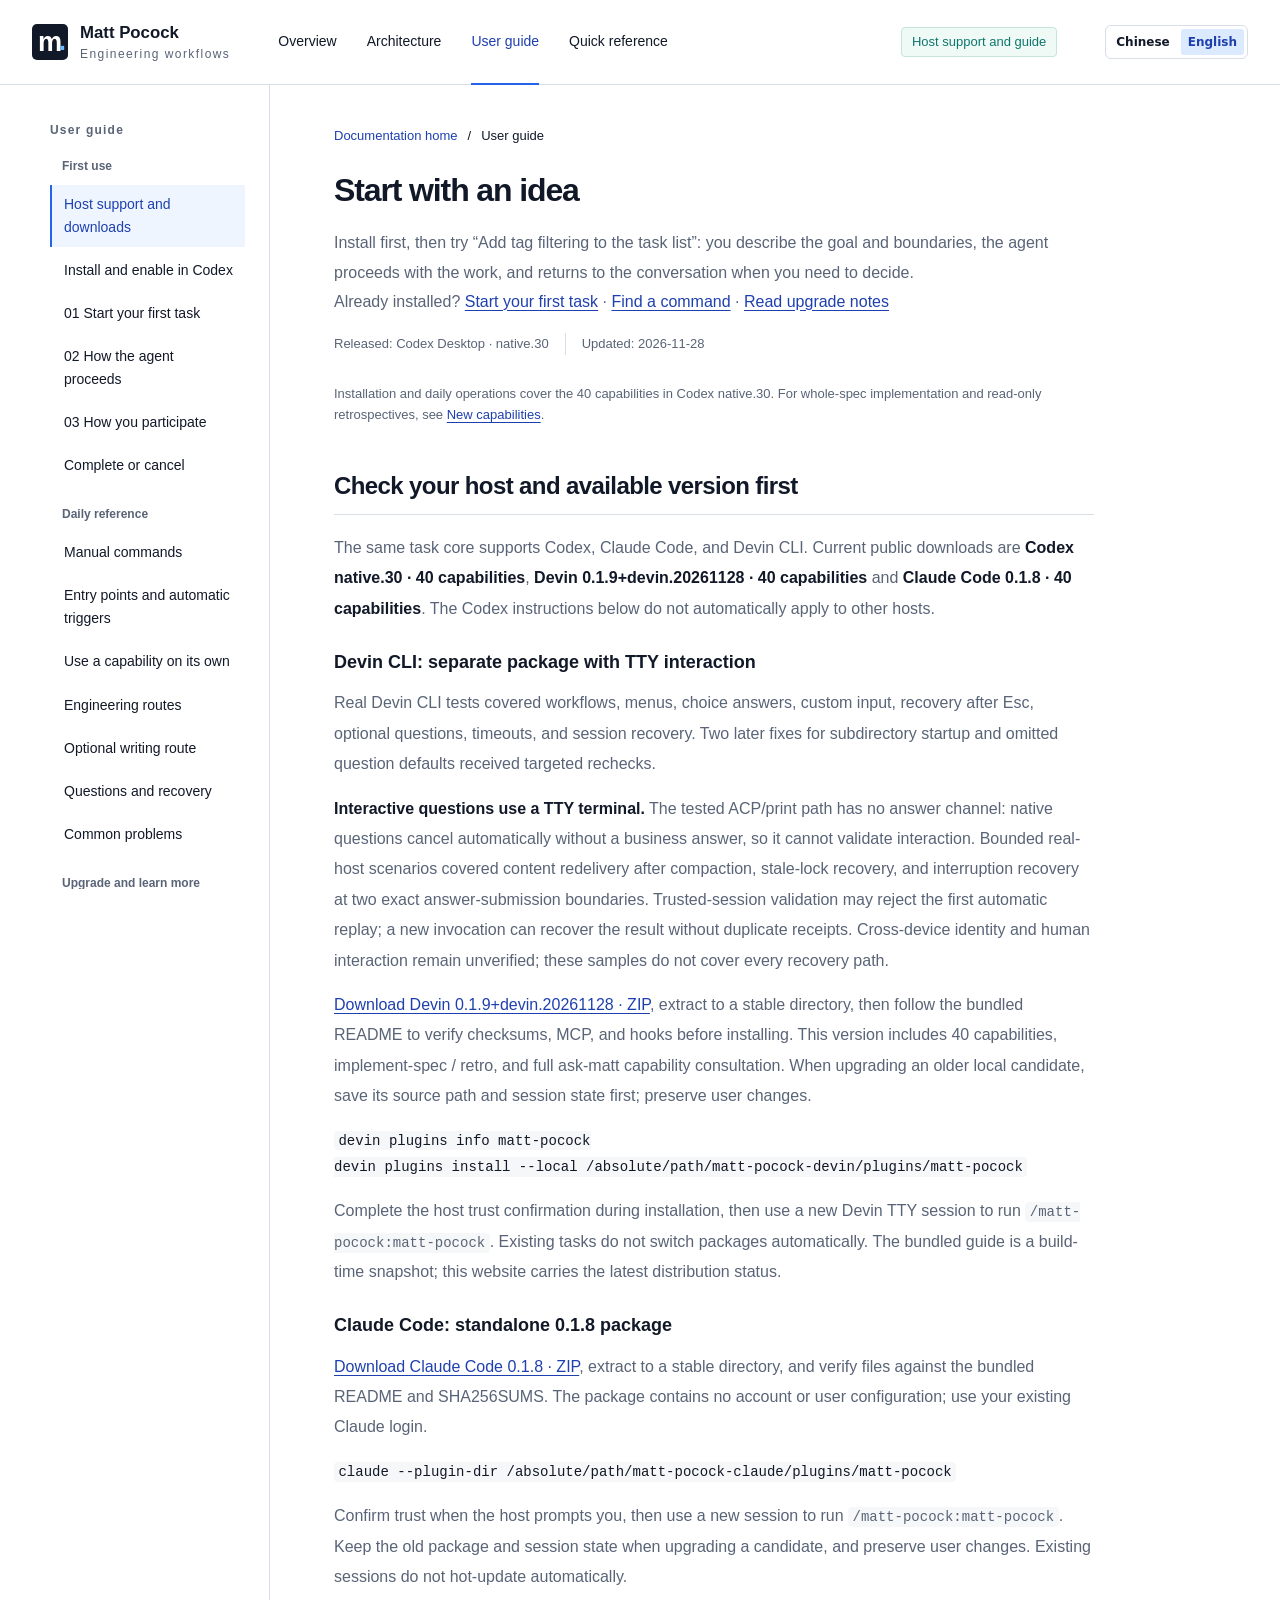
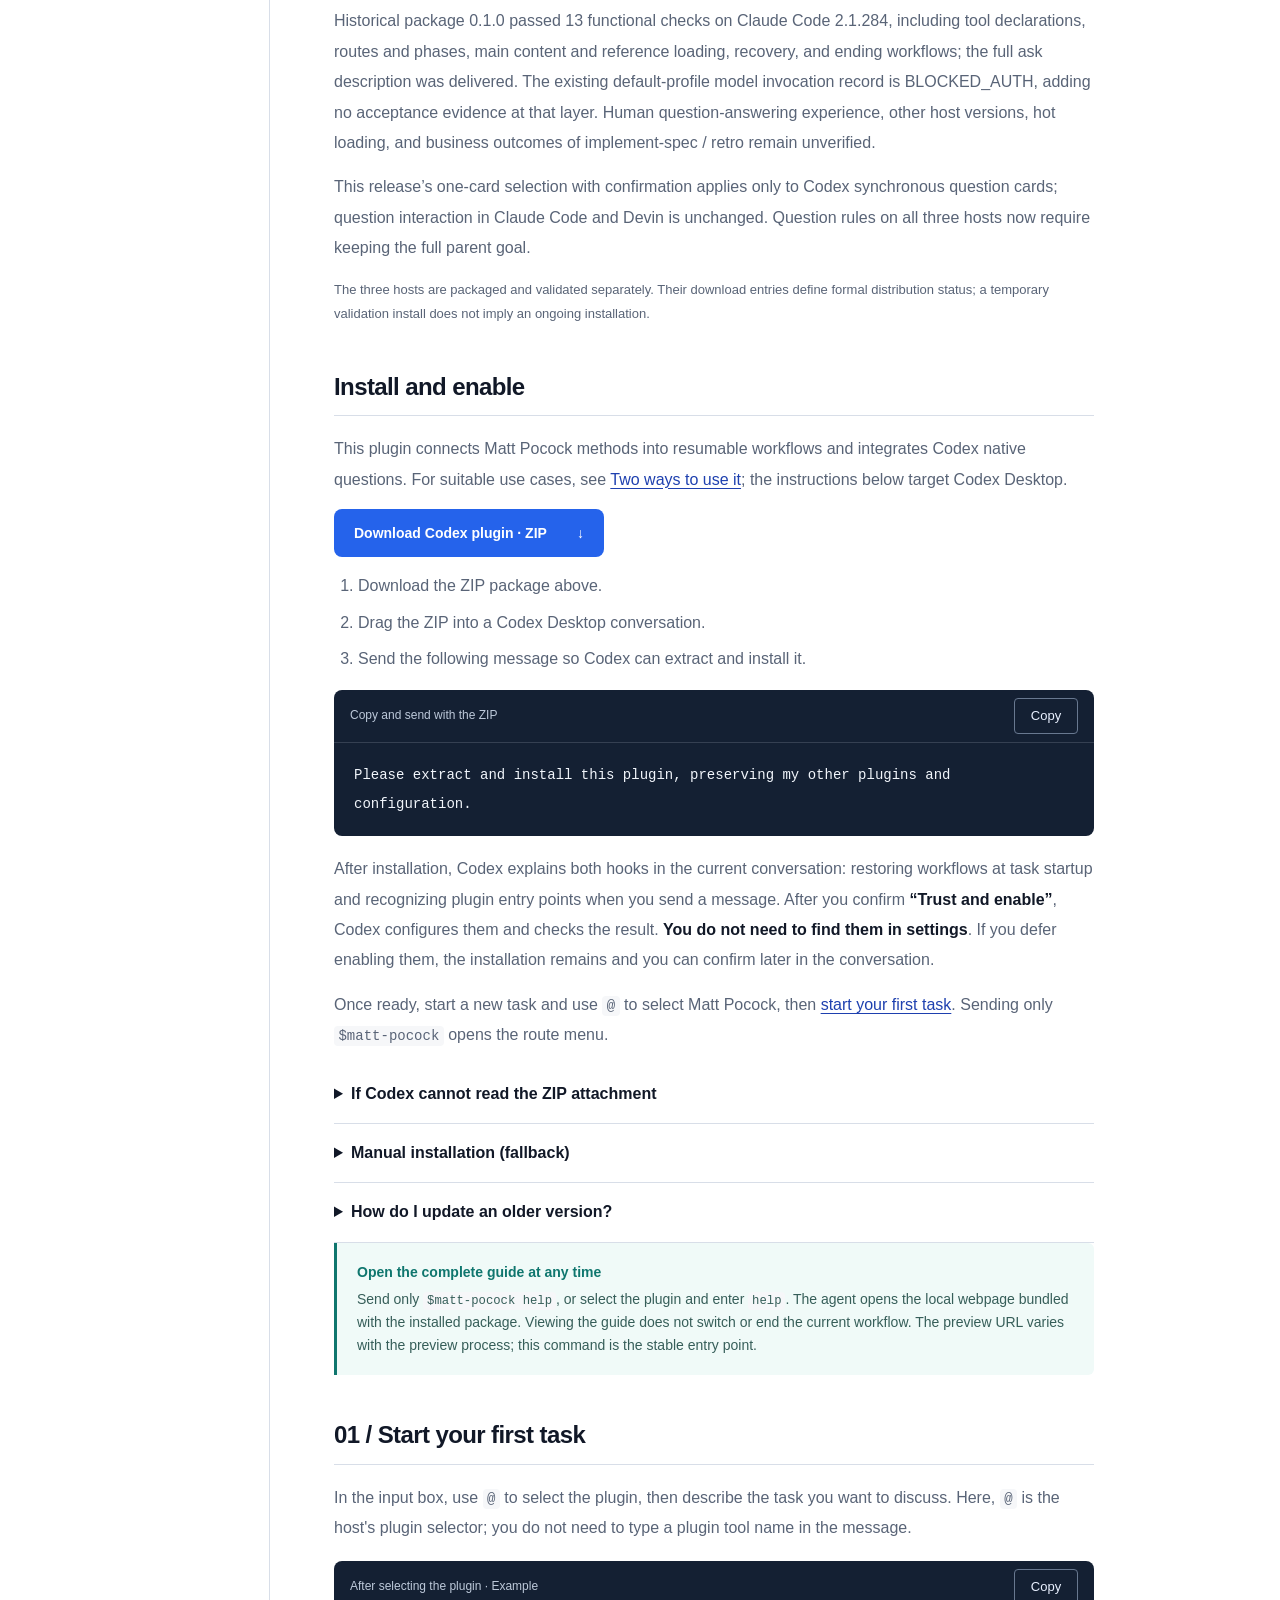
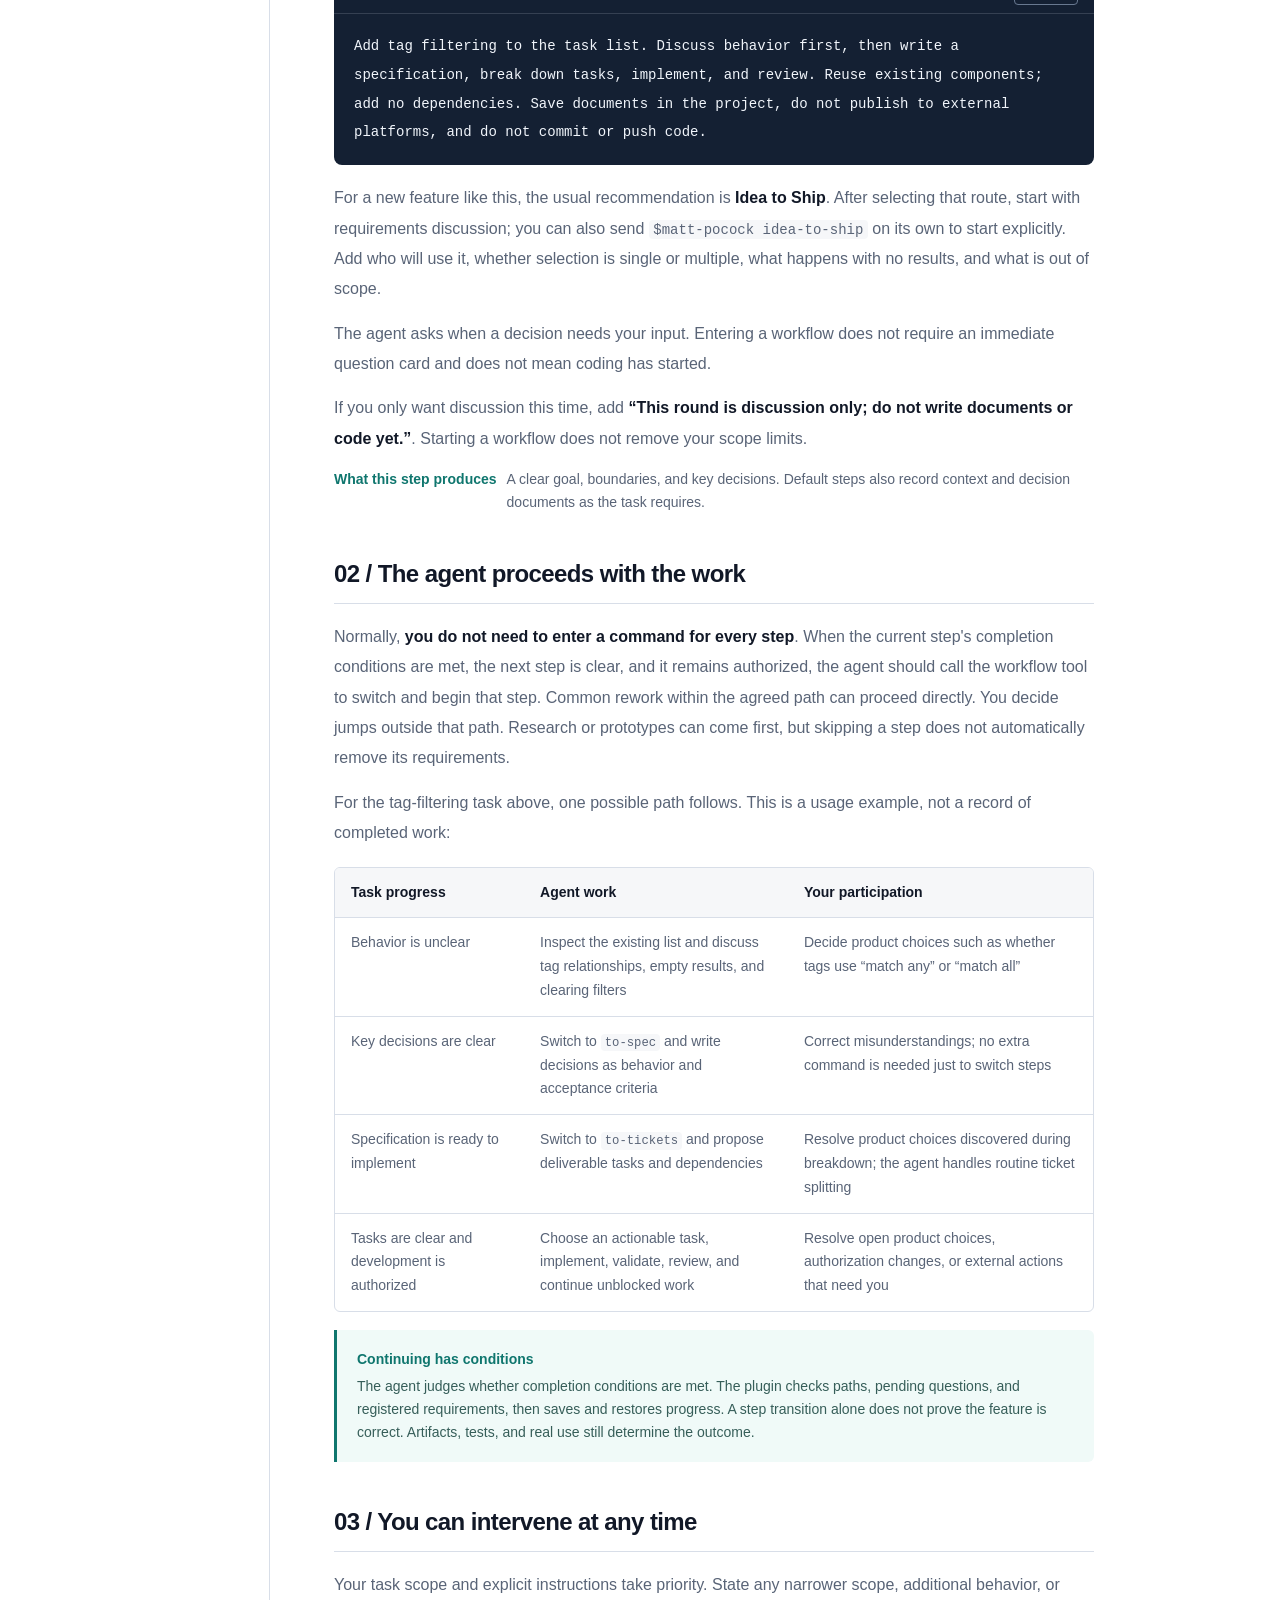
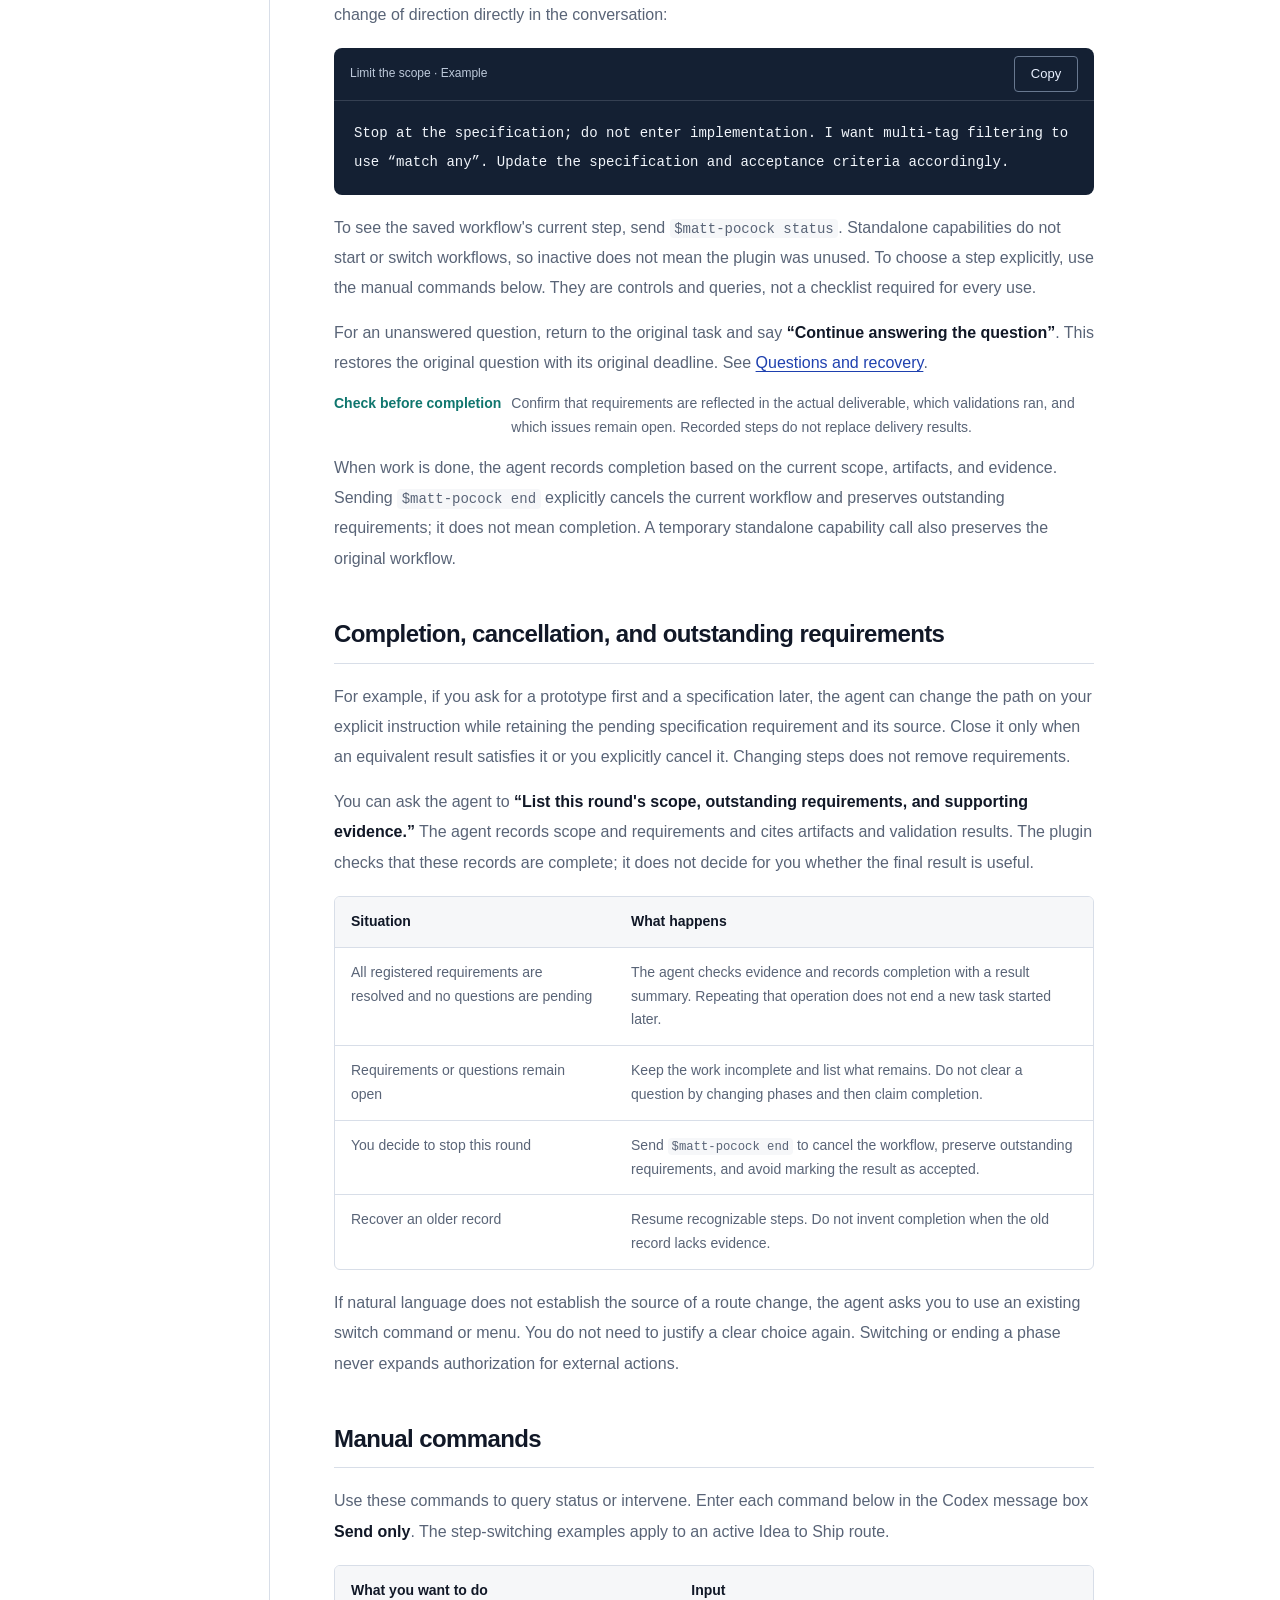
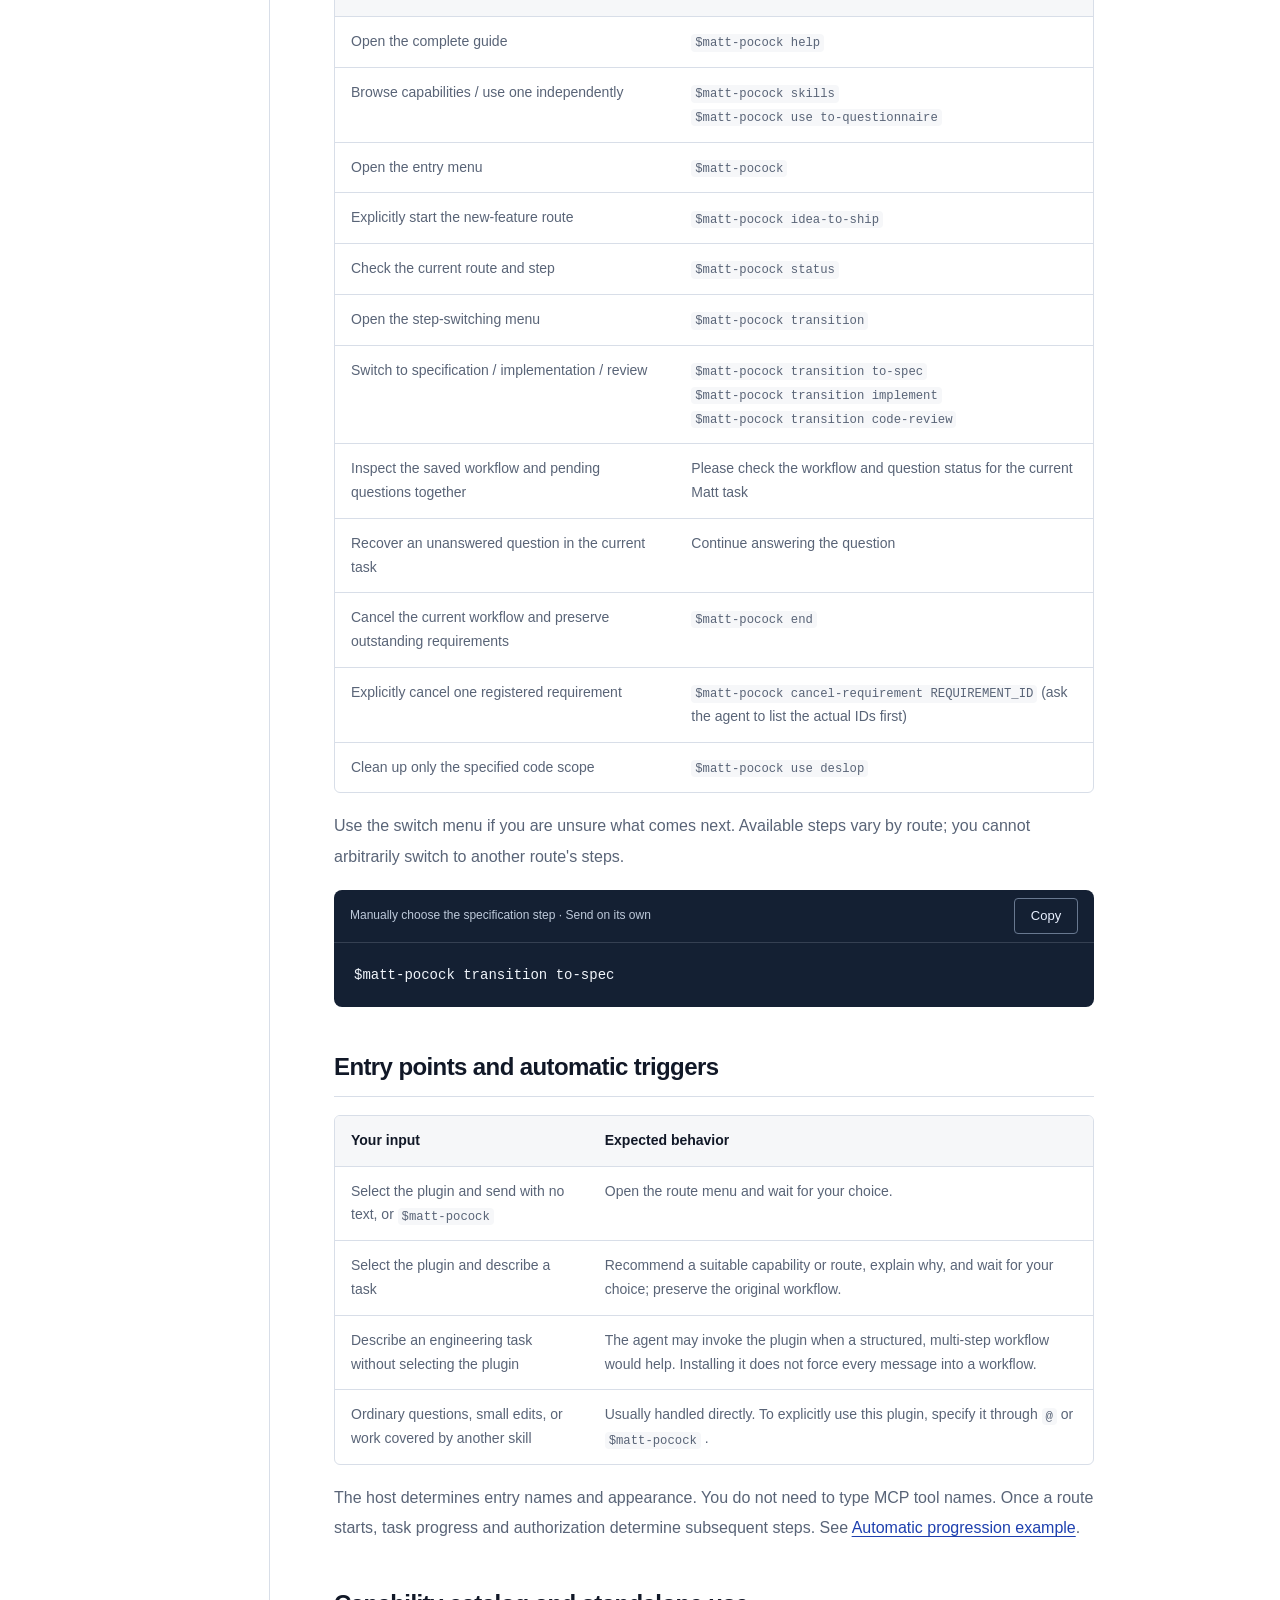
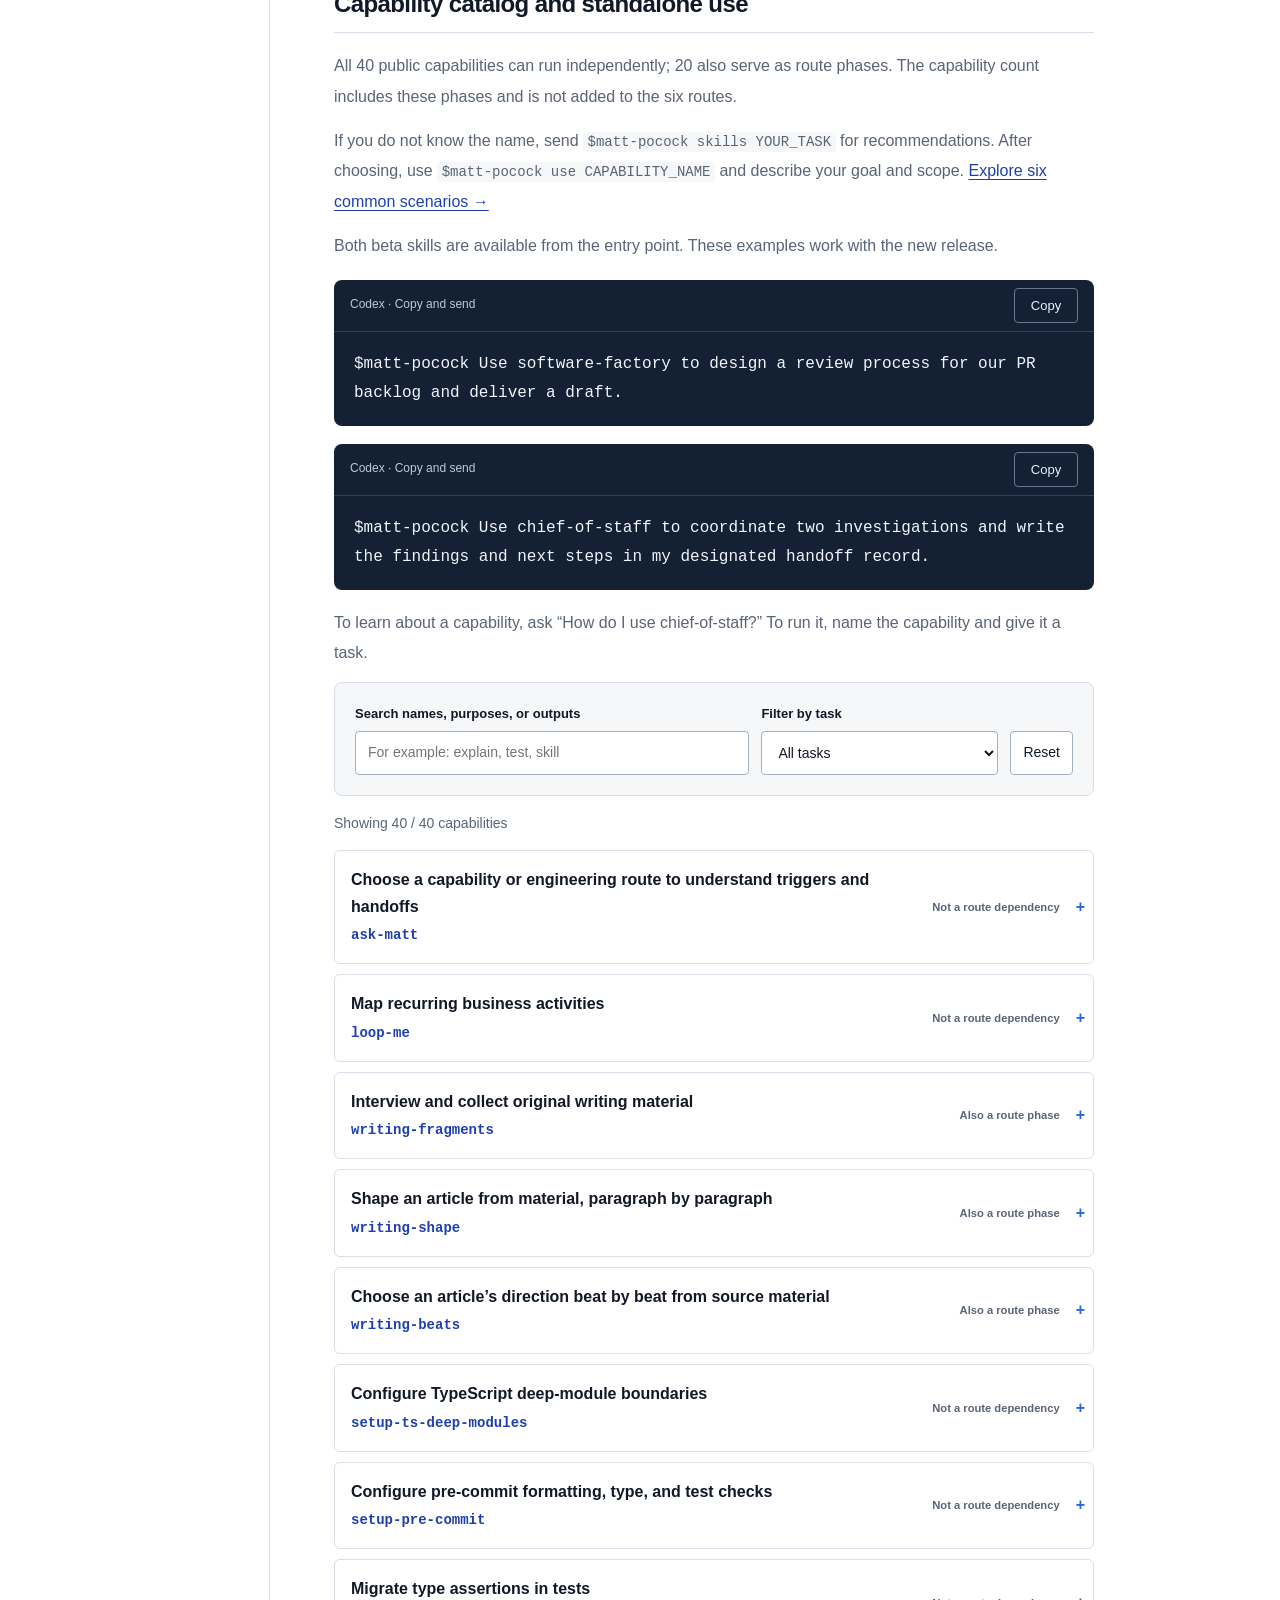
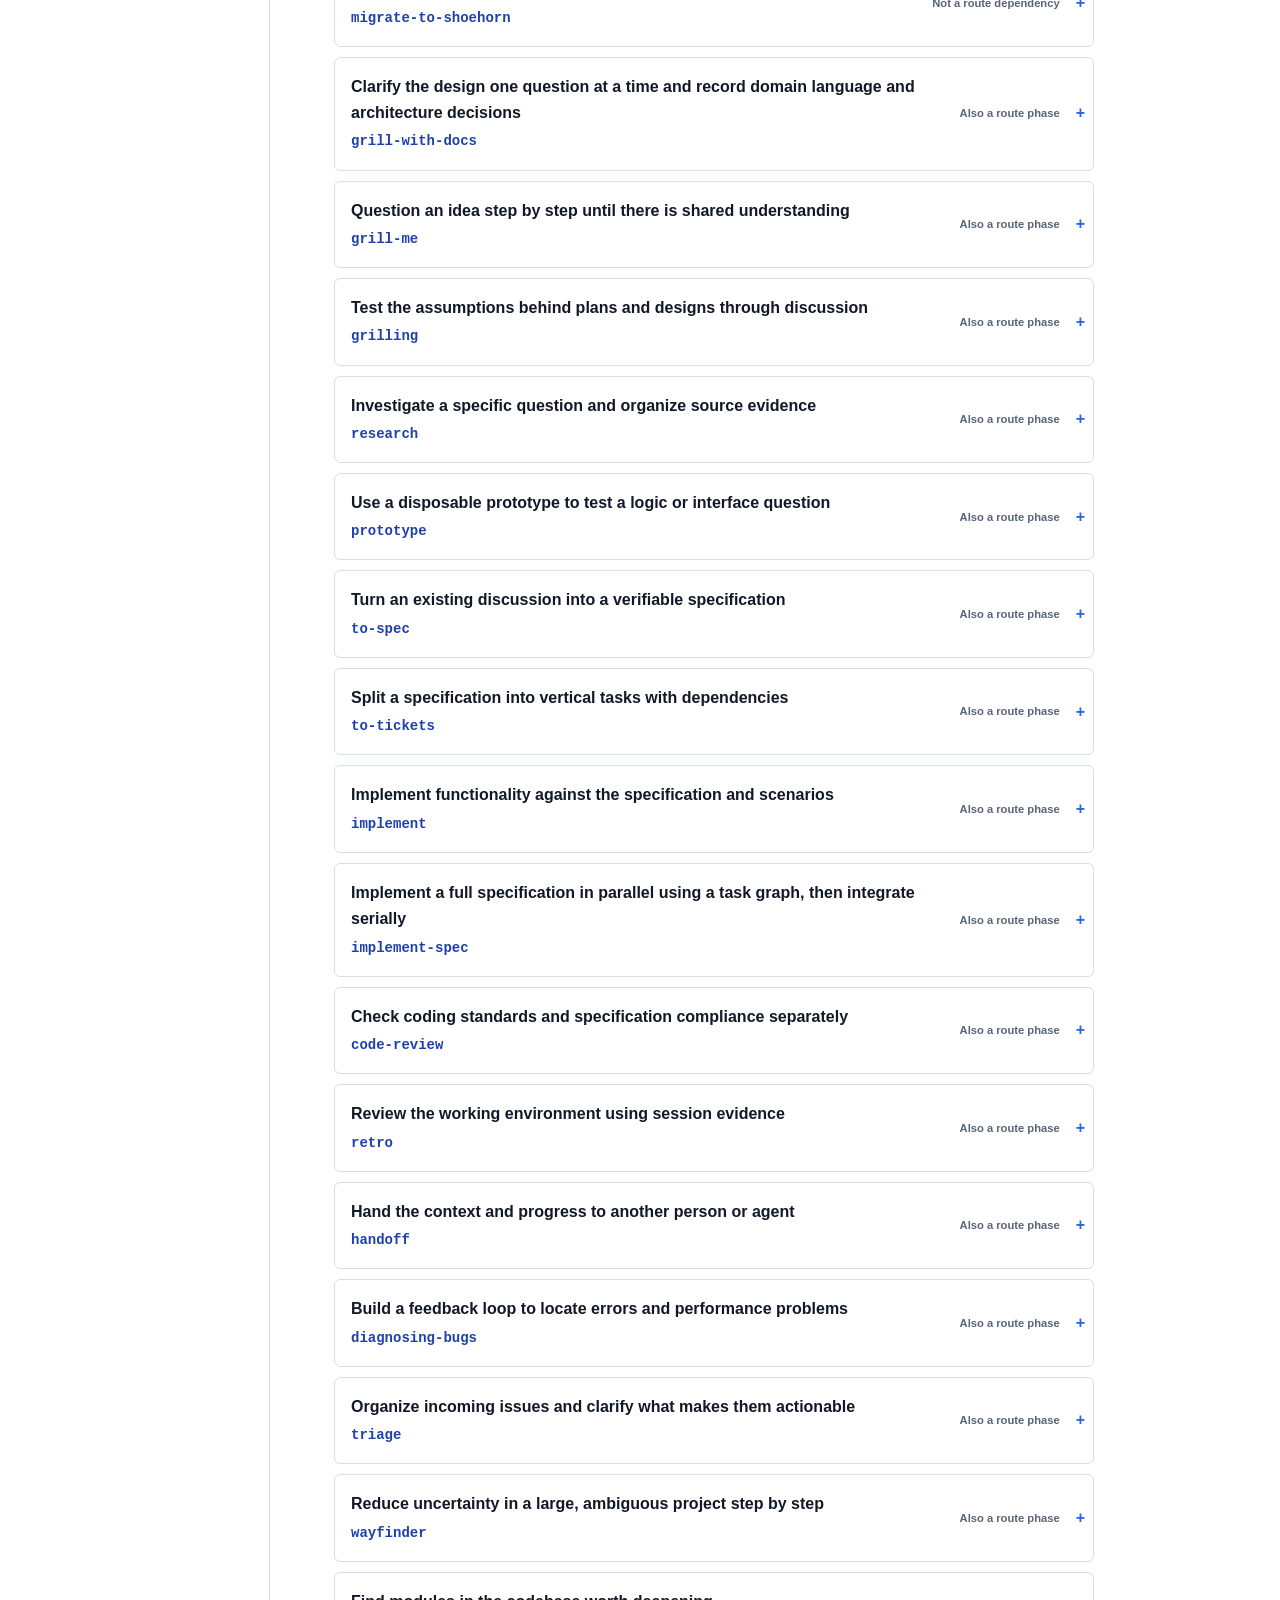
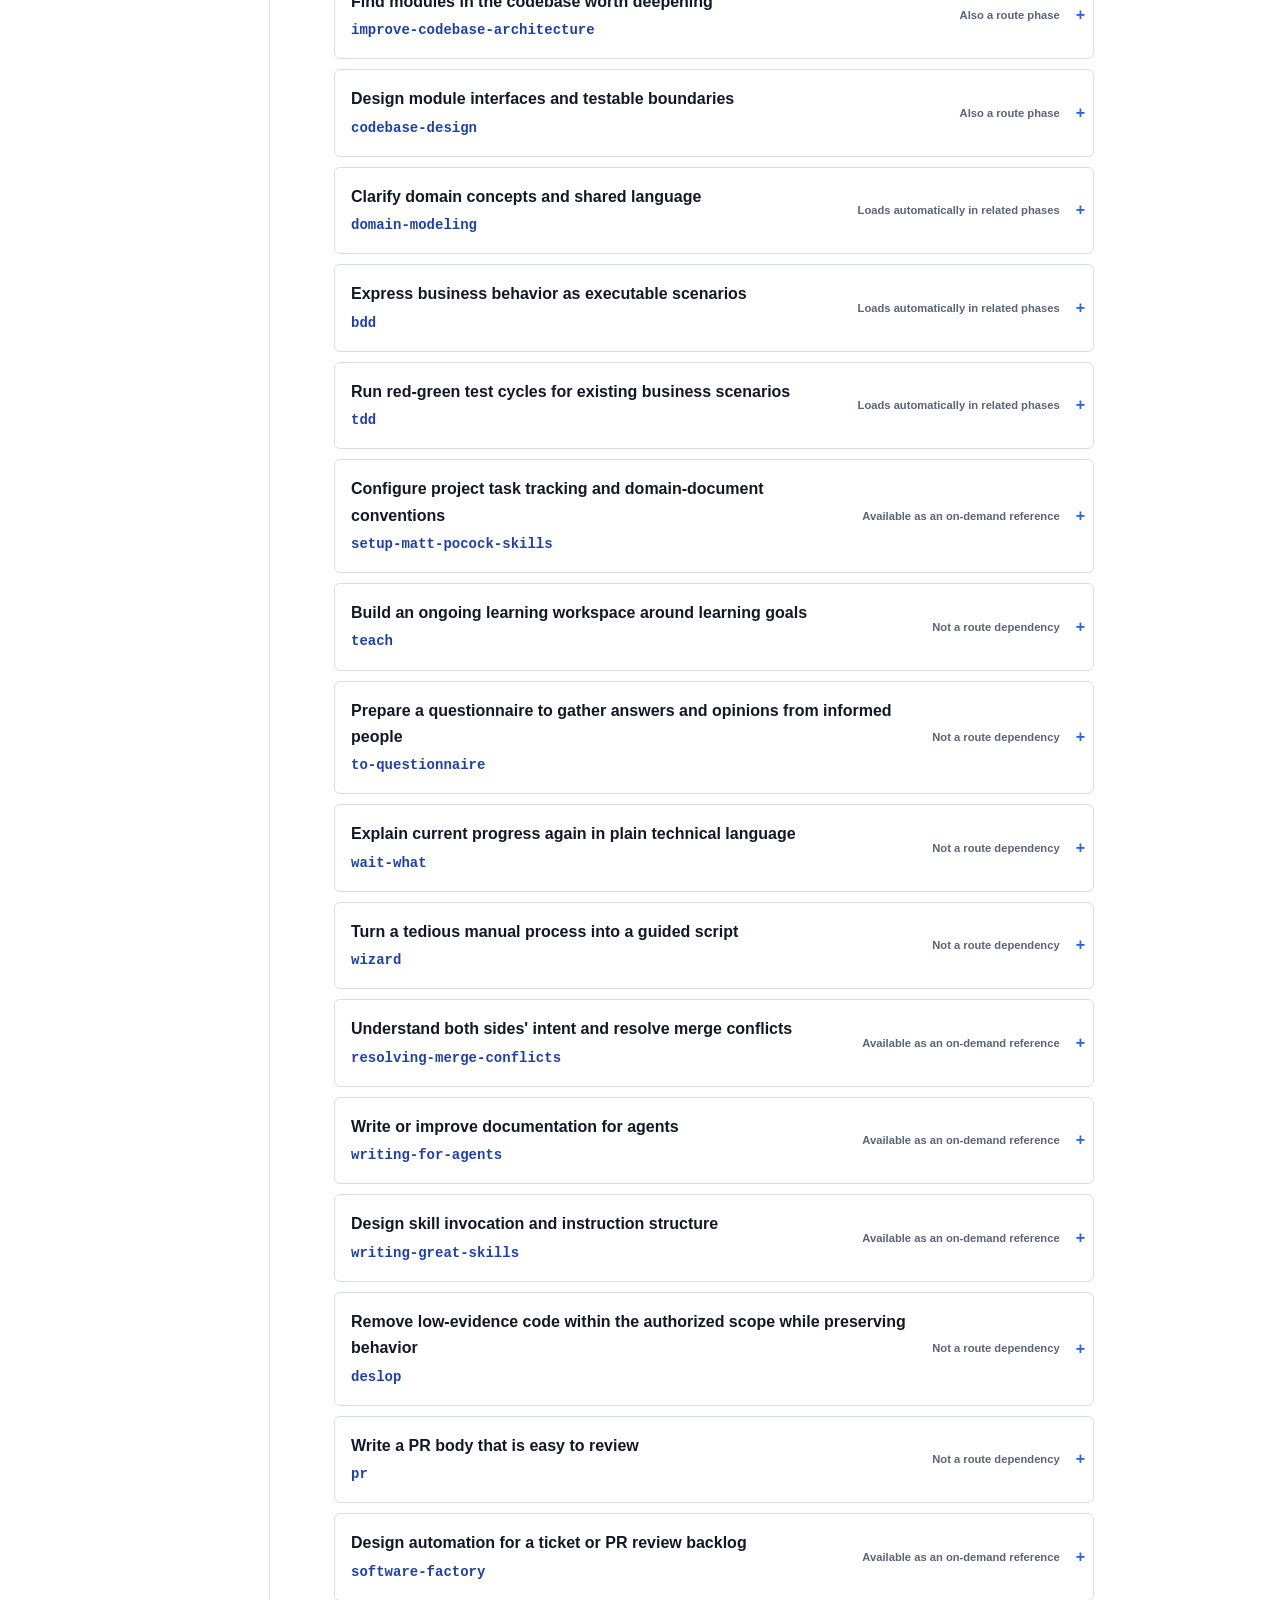
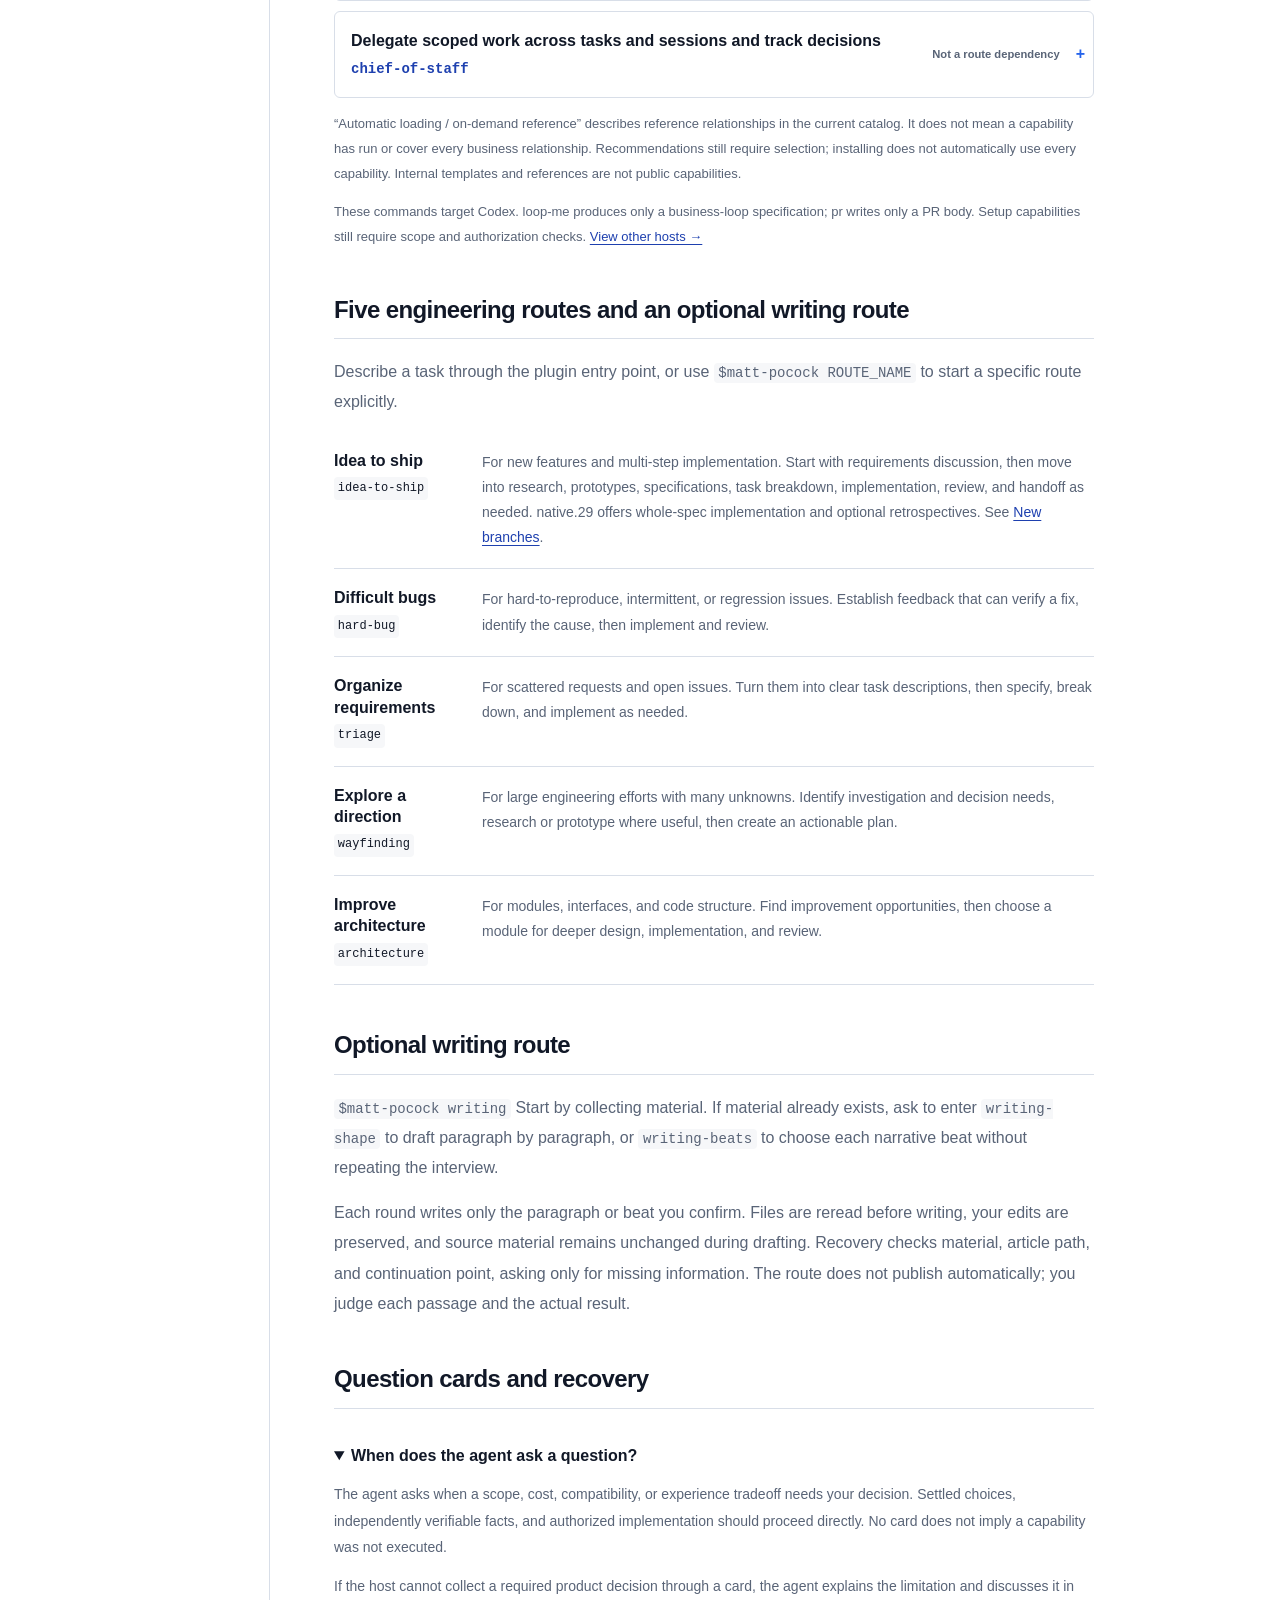
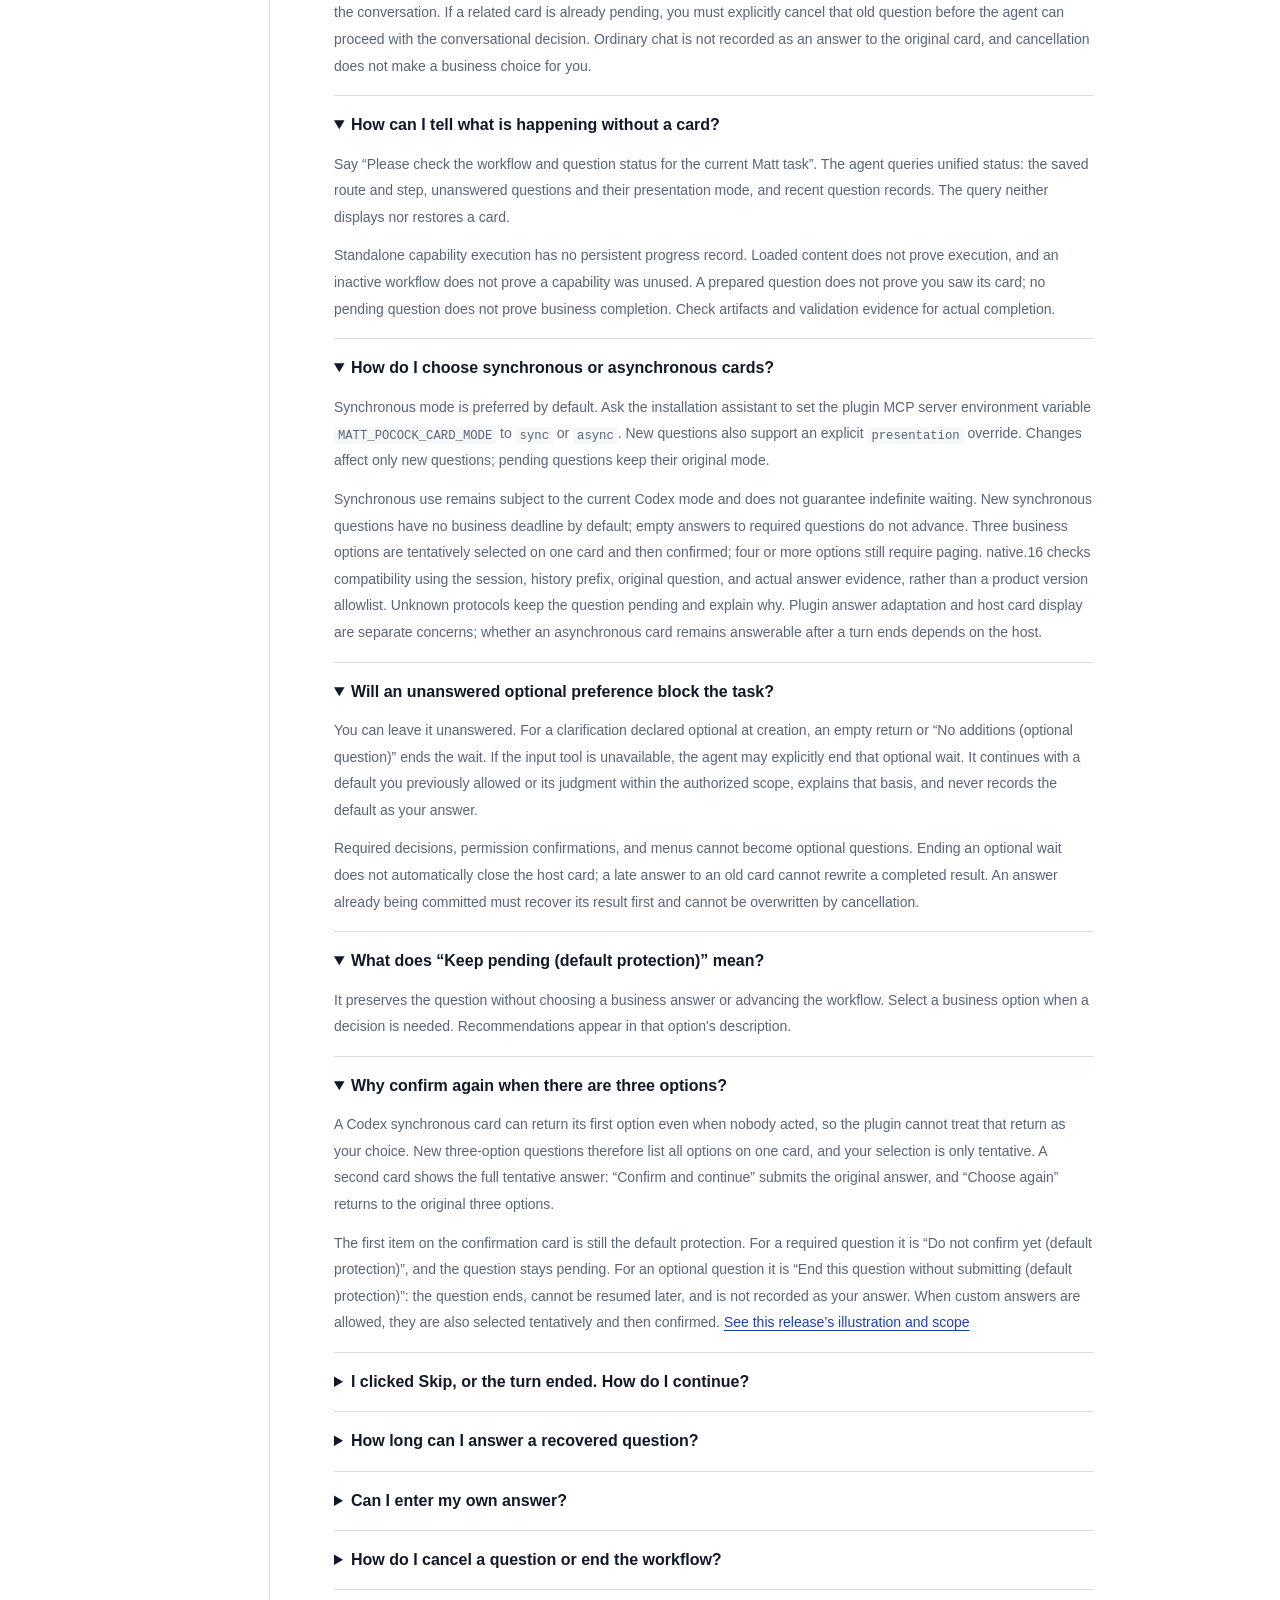
<file: guide.html>
<!doctype html>
<html lang="zh-CN">
<head>
  <meta charset="utf-8"><meta name="viewport" content="width=device-width, initial-scale=1">
  <meta name="description" content="在 Codex 中第一次使用 Matt Pocock 插件：启动工作流、讨论需求、形成规格、拆解任务，以及恢复问题与常用操作。">
  <meta name="theme-color" content="#ffffff"><title>完整使用指南 · Matt Pocock 工程工作流</title>
  <link rel="stylesheet" href="styles.css"><script src="site.js" defer></script>
  <link rel="stylesheet" href="language.css"><script src="language.js"></script>
</head>
<body>
  <a class="skip" href="#main">跳到主要内容</a>
  <header class="header"><div class="header-inner">
    <a class="brand" href="./" aria-label="Matt Pocock 首页"><span class="brand-mark" aria-hidden="true">m<span>.</span></span><span>Matt Pocock<span class="brand-sub">工程工作流</span></span></a>
    <nav aria-label="主导航"><a href="./">概览</a><a href="architecture.html">架构设计</a><a href="guide.html" aria-current="page">使用指南</a><a href="#reference">操作速查</a></nav>
    <span class="edition">宿主支持与指南</span>
    <div class="language-switch" data-site-language role="group" aria-label="语言"><a data-language="zh" aria-current="true" href="guide.html?lang=zh">中文</a><a data-language="en" href="guide.en.html?lang=en">English</a></div>
  </div></header>
  <div class="doc-layout">
    <aside class="doc-sidebar" aria-label="本页目录"><div class="doc-sidebar-inner">
      <p class="sidebar-label">使用指南</p>
      <nav class="doc-nav" aria-label="章节导航">
        <span class="doc-nav-group">第一次使用</span>
        <a href="#hosts">宿主支持与获取</a><a href="#before">Codex 安装与启用</a><a href="#start">01 发起第一个任务</a><a href="#spec">02 agent 如何推进</a><a href="#tickets">03 你如何介入</a><a href="#completion">完成与取消</a>
        <span class="doc-nav-group">日常查阅</span>
        <a href="#reference">手动操作速查</a><a href="#entry">入口与自动触发</a><a href="#capabilities">独立使用能力</a><a href="#routes">工程路线</a><a href="#writing">可选写作路线</a><a href="#questions">问答与恢复</a><a href="#troubleshooting">常见故障</a>
        <span class="doc-nav-group">升级与深入了解</span>
        <a href="#updates">本版变化与升级</a><a href="#history">版本历史</a><a href="#upstream-candidate">整规格实施与复盘</a><a href="#resources">资料如何加载</a><a href="#deslop">评审与代码清理</a>
      </nav>
      <p class="sidebar-foot"><strong>先理清，再推进。</strong>下一步需要什么，<br>由任务和讨论结果决定。</p>
    </div></aside>
    <main class="article" id="main">
      <div class="breadcrumb"><a href="./">文档首页</a><span aria-hidden="true">/</span><span>使用指南</span></div>
      <h1>从一个想法开始</h1>
      <p class="intro">先完成安装，再用“给任务列表增加标签筛选”走一遍：你提出目标与边界，agent 按进展推进，需要你决定时回到对话。</p>
      <p class="guide-shortcuts">已经安装？<a href="#start">直接开始第一个任务</a> · <a href="#reference">查命令</a> · <a href="#updates">查看升级说明</a></p>
      <div class="article-meta"><span>已发布：Codex Desktop · native.30</span><span>更新：2026-11-28</span></div>

      <p class="section-note">安装与日常操作适用于 Codex native.30 的40项能力；整规格实施与只读复盘的用法见<a href="#upstream-candidate">新增能力说明</a>。</p>

      <section id="hosts"><h2>先确认宿主与可获取的版本</h2>
        <p>同一套任务核心已适配 Codex、Claude Code 和 Devin CLI。当前公开下载分别是 <strong>Codex native.30 · 40 项能力</strong>、<strong>Devin 0.1.9+devin.20261128 · 40 项能力</strong>和 <strong>Claude Code 0.1.8 · 40 项能力</strong>。以下 Codex 操作说明不自动适用于其他宿主。</p>
        <h3 id="devin">Devin CLI：独立安装包，使用 TTY 交互</h3>
        <p>真实 Devin CLI 中已验证工作流、菜单、选项作答、自定义输入、Esc 后恢复、可选题、超时与会话恢复。随后对子目录启动和省略问答默认字段的两项修复完成定向复验。</p>
        <p><strong>交互问答使用 TTY 终端。</strong>已测 ACP/print 路径没有作答通道，原生问题会自动取消且没有业务答案，不能用于交互验收。限定真实宿主场景已覆盖压缩后正文重投、残留锁自动恢复，以及答案提交两个精确边界的中断恢复；首次自动重放可能被可信会话校验拒绝，新一次调用可以恢复结果，回执没有重复。跨设备身份与真人交互仍未验证，现有样本不代表所有恢复路径通过。</p>
        <p><a href="https://ww880412.github.io/matt-pocock-guide/downloads/matt-pocock-devin.zip" download="matt-pocock-devin.zip">下载 Devin 0.1.9+devin.20261128 · ZIP</a>，解压到稳定目录，按包内 README 核对校验值、MCP 和 hooks 后安装。新版包含40项能力、implement-spec / retro 与完整 ask-matt 能力咨询；从旧本地候选升级时，先保存原 source 路径和会话状态，不覆盖用户修改。</p>
        <pre><code>devin plugins info matt-pocock
devin plugins install --local /absolute/path/matt-pocock-devin/plugins/matt-pocock</code></pre>
        <p>安装时按宿主提示完成信任确认，再在新的 Devin TTY 会话中使用 <code>/matt-pocock:matt-pocock</code>。已有任务不会自动切换到新包；随包指南保留构建时的快照，最新分发状态以本网站为准。</p>
        <h3 id="claude">Claude Code：0.1.8 独立安装包</h3>
        <p><a href="https://ww880412.github.io/matt-pocock-guide/downloads/matt-pocock-claude.zip" download="matt-pocock-claude.zip">下载 Claude Code 0.1.8 · ZIP</a>，解压到稳定目录，按包内 README 与 SHA256SUMS 核对文件。包内不含账号或用户配置，使用你已有的 Claude 登录。</p>
        <pre><code>claude --plugin-dir /absolute/path/matt-pocock-claude/plugins/matt-pocock</code></pre>
        <p>按宿主提示确认信任，在新会话中使用 <code>/matt-pocock:matt-pocock</code>。从旧候选升级时保留旧包与会话状态，不覆盖用户修改；已有会话不会自动热更新。</p>
        <p>历史插件 0.1.0 已在 Claude Code 2.1.284 验证工具声明、路线与阶段、正文及参考资料加载、恢复和结束等13项功能；ask描述完整下发。既有默认 profile 模型调用记录为 BLOCKED_AUTH，未新增该层验收。真人问答体验、其他宿主版本、热加载，以及 implement-spec / retro 的实际业务效果仍未验证。</p>
        <p>本版的三选项同屏确认只用于 Codex 同步问题卡；Claude Code 与 Devin 的问答交互保持不变。三个宿主的提问规则都加入了“保留完整父目标”的要求。</p>
        <p class="section-note">三种宿主分别打包、分别验收。正式分发状态以各自下载入口为准，不能把验收时的临时安装当作持续安装。</p>
      </section>

      <section id="before"><h2>安装与启用</h2>
        <p>本插件把 Matt Pocock 方法串成可恢复的工作流，并接入 Codex 原生问题交互。适用场景见<a href="./#comparison">两种用法对比</a>；以下说明面向 Codex Desktop。</p>
        <p><a class="button primary" href="https://ww880412.github.io/matt-pocock-guide/downloads/matt-pocock-codex.zip" download="matt-pocock-codex.zip">下载 Codex 插件 · ZIP <span aria-hidden="true">↓</span></a></p>
        <ol>
          <li>下载上面的 ZIP 安装包。</li>
          <li>把 ZIP 拖入 Codex Desktop 的对话框。</li>
          <li>发送下面这句话，让 Codex 完成解压和安装。</li>
        </ol>
        <div class="code-block"><div class="code-top"><span>复制后，与 ZIP 一起发送</span><button class="copy" type="button" data-copy="prompt-install" aria-label="复制安装提示">复制</button></div><pre><code id="prompt-install">请解压并安装这个插件，保留我已有的其他插件和配置。</code></pre></div>
        <p>安装后，Codex 会直接在当前对话说明两个 hooks 的用途：开始任务时恢复工作流、发送消息时识别插件入口。你确认<strong>“信任并启用”</strong>后，Codex 自动完成设置并检查结果，<strong>无需自己去设置里查找</strong>。选择暂不启用时保留安装，稍后可在对话中继续确认。</p>
        <p>确认就绪后，在新任务中通过 <code>@</code> 选择 Matt Pocock，接着<a href="#start">发起第一个任务</a>。只发送 <code>$matt-pocock</code> 则会打开路线菜单。</p>
        <details><summary>如果 Codex 读不到 ZIP 附件</summary><p>把 ZIP 的本地文件路径发给 Codex；也可以自己解压后，在 Codex 中打开文件夹，再让它按 README 安装。</p></details>
        <details><summary>手动安装（备用）</summary>
          <p>以下步骤以 macOS 为例，需要终端可用的 <code>node</code> 和 <code>codex</code> 命令。解压 ZIP，将整个 <code>matt-pocock-codex</code> 文件夹放到准备长期保留的位置，并保留隐藏的 <code>.agents</code> 文件夹。</p>
          <p>在终端进入包含 README 的解压目录，执行：</p>
          <div class="code-block"><div class="code-top"><span>终端 · 在解压后的文件夹内执行</span><button class="copy" type="button" data-copy="command-install" aria-label="复制手动安装命令">复制</button></div><pre><code id="command-install">codex plugin marketplace add .
codex plugin add matt-pocock@matt-pocock-team</code></pre></div>
          <p>在 Codex 中确认插件已启用，并完成 <code>SessionStart</code> 和 <code>UserPromptSubmit</code> 两个 hooks 的信任确认，再开始新任务；仍显示旧状态时重启 Codex。</p>
        </details>
        <details><summary>已有旧版，如何更新？</summary><p>下载新版 ZIP，拖入 Codex，让它先保存旧插件包和对应的工作流状态，再更新并保留现有配置。需要回退时使用这组匹配的保存点，不要用旧版覆盖新产生的记录。已信任且启用的 hooks 不重复询问；需要重新信任时，仍在当前对话确认，由 Codex 完成设置。若有其他来源的同名插件，让 Codex 检查重复安装，避免同时启用两份。</p></details>
        <div class="callout"><strong>随时打开完整指南</strong><p>单独发送 <code>$matt-pocock help</code>，或选中插件后输入 <code>help</code>。agent 会打开随安装包附带的本地网页；查看指南不会切换或结束当前工作流。网页地址随预览进程变化，固定入口始终是这条命令。</p></div>
      </section>

      <section id="start"><h2>01 / 发起第一个任务</h2>
        <p>在输入框通过 <code>@</code> 选择插件，随后输入你要讨论的任务。这里的 <code>@</code> 是宿主里的插件选择入口，不需要在消息里手写插件工具名。</p>
        <div class="code-block"><div class="code-top"><span>选中插件后输入 · 示例</span><button class="copy" type="button" data-copy="prompt-start" aria-label="复制启动示例">复制</button></div><pre><code id="prompt-start">给任务列表增加标签筛选。先讨论行为，再形成规格、拆解任务、实现并评审。复用现有组件，不新增依赖；文档保存在项目内，不发布到外部平台，不提交或推送代码。</code></pre></div>
        <p>这类新功能通常会推荐 <strong>Idea to Ship</strong>。选择该路线后，从需求讨论开始；也可单独发送 <code>$matt-pocock idea-to-ship</code> 明确启动。你可以补充使用者是谁、单选还是多选、没有结果时如何显示，以及哪些事这次不做。</p>
        <p>有必要由你决定的问题时，agent 会发起提问。进入工作流本身不要求立即出现问题卡；也不表示已经开始编写代码。</p>
        <p>如果这次只想讨论，直接加上<strong>“这轮只讨论，先不要写文档或代码”</strong>。开始工作流不会取消你的范围限制。</p>
        <div class="outcome"><span>这一步得到</span><p>清楚的目标、边界和关键决定；默认步骤也会按任务需要记录上下文与决策文档。</p></div>
      </section>

      <section id="spec"><h2>02 / agent 根据进展继续推进</h2>
        <p>正常情况下，<strong>你不需要逐步输入切换命令</strong>。当前步骤的完成条件已满足、下一步明确且仍在授权范围内时，agent 应调用工作流工具切换，并开始下一步。约定路径内的常见返工也可直接推进。需要图外跳转时由你决定；可以先研究或做原型，但跳过步骤不会自动取消原有要求。</p>
        <p>对上面的标签筛选任务，一条可能的推进路径如下。这是使用示例，不是已经执行的结果：</p>
        <div class="table-scroll" role="region" tabindex="0" aria-label="任务推进示例"><table><thead><tr><th scope="col">任务进展</th><th scope="col">agent 的工作</th><th scope="col">你参与什么</th></tr></thead><tbody>
          <tr><td>行为尚不明确</td><td>查看现有列表，讨论多标签关系、空结果与清空筛选行为</td><td>决定标签之间是“任意匹配”还是“全部匹配”等产品选择</td></tr>
          <tr><td>关键决定已明确</td><td>切换到 <code>to-spec</code>，把决定写成行为与验收标准</td><td>发现理解偏差时纠正；不必为了切换再发一次命令</td></tr>
          <tr><td>规格足够实施</td><td>切换到 <code>to-tickets</code>，提出可交付任务及依赖关系</td><td>决定拆分过程中发现的产品选择；常规拆票由 agent 完成</td></tr>
          <tr><td>任务明确且允许开发</td><td>选择可执行任务，进入实现、验证和评审，继续未被阻塞的工作</td><td>处理未决产品选择、授权范围变化或需要你完成的外部动作</td></tr>
        </tbody></table></div>
        <div class="callout"><strong>“继续推进”有条件</strong><p>判断完成条件的是 agent。插件检查路径、待答问题和已登记要求，并保存、恢复进度，不会仅凭一次步骤切换就判定功能已经做对。最终仍要看产物、测试和真实使用结果。</p></div>
      </section>

      <section id="tickets"><h2>03 / 你随时可以介入</h2>
        <p>用户的任务范围和明确指令优先。要缩小范围、补充行为或改变推进方向，直接在对话中说明：</p>
        <div class="code-block"><div class="code-top"><span>限制推进范围 · 示例</span><button class="copy" type="button" data-copy="prompt-boundary" aria-label="复制范围限制示例">复制</button></div><pre><code id="prompt-boundary">先停在规格这一步，不进入实现。我想把多标签筛选改成“匹配任意一个”，请同步修正规格和验收标准。</code></pre></div>
        <p>想知道保存的工作流处于哪一步，发送 <code>$matt-pocock status</code>。独立能力不会启动或切换工作流，因此 inactive 不表示插件没有被使用。希望明确指定步骤，可以使用下方手动切换命令；它们是干预和查询入口，不是每次使用都必须执行的清单。</p>
        <p>对于尚未回答的问题，回到原任务说<strong>“继续回答问题”</strong>。恢复的是原题，原来的期限仍然有效；详见<a href="#questions">问答与恢复</a>。</p>
        <div class="outcome"><span>完成时检查</span><p>需求是否落进实际产物，哪些验证已做，哪些问题仍未解决。记录的步骤不能替代交付结果。</p></div>
        <p>工作完成时，agent 根据当前范围、产物和证据正式登记完成。主动发送 <code>$matt-pocock end</code> 表示取消当前工作流，保留遗留要求；这不代表已经完成。临时独立调用能力仍保留原工作流。</p>
      </section>

      <section id="completion"><h2>完成、取消与遗留要求</h2>
        <p>例如你要求“先做原型，规格稍后补”，agent 可以按你的明确指令改变路径，并保留“规格待补”及其来源。只有等价成果已满足要求，或你明确取消该要求，才能关闭它；换一步不代表少做一项。</p>
        <p>你可以让 agent <strong>“列出本轮范围、未完成要求和对应证据”</strong>。agent 负责登记范围与要求、引用产物及验证结果；插件检查这些记录是否齐备，不代替你判断最终成果是否有用。</p>
        <div class="table-scroll"><table><thead><tr><th scope="col">情况</th><th scope="col">处理方式</th></tr></thead><tbody>
          <tr><td>本轮已登记要求全部解决，且没有待答问题</td><td>agent 核对证据后正式登记完成，保留结果摘要；重复登记不会再次结束后来开始的新任务。</td></tr>
          <tr><td>仍有遗留要求或未答问题</td><td>保持未完成，列出剩余事项；不能先切阶段清掉问题再宣称完成。</td></tr>
          <tr><td>你决定停止这轮工作</td><td>发送 <code>$matt-pocock end</code> 取消工作流，保留遗留要求，不标记为成果通过。</td></tr>
          <tr><td>恢复旧版记录</td><td>承接可识别的步骤；旧记录没有完成证据时，不补成“已完成”。</td></tr>
        </tbody></table></div>
        <p>如果仅凭自然语言无法确认改路来源，agent 会请你使用已有切换命令或菜单，不要求重新论证已明确的选择。切阶段和结束都不会扩大外部操作授权。</p>
      </section>

      <section id="reference"><h2>手动操作速查</h2>
        <p>需要查询状态或主动干预流程时使用。下面每条命令都在 Codex 消息输入框中<strong>单独发送</strong>。示例中的步骤切换适用于已启动的 Idea to Ship 路线。</p>
        <div class="table-scroll"><table><thead><tr><th scope="col">你想做什么</th><th scope="col">输入</th></tr></thead><tbody>
          <tr><td>查看完整指南</td><td><code>$matt-pocock help</code></td></tr>
          <tr><td>查看能力目录 / 独立调用</td><td><code>$matt-pocock skills</code><br><code>$matt-pocock use to-questionnaire</code></td></tr>
          <tr><td>查看入口菜单</td><td><code>$matt-pocock</code></td></tr>
          <tr><td>明确启动新功能路线</td><td><code>$matt-pocock idea-to-ship</code></td></tr>
          <tr><td>查看当前路线与步骤</td><td><code>$matt-pocock status</code></td></tr>
          <tr><td>打开步骤切换菜单</td><td><code>$matt-pocock transition</code></td></tr>
          <tr><td>切换到规格 / 实现 / 评审</td><td><code>$matt-pocock transition to-spec</code><br><code>$matt-pocock transition implement</code><br><code>$matt-pocock transition code-review</code></td></tr>
          <tr><td>一起查看保存的工作流和待答问题</td><td>请查看 Matt 当前任务的工作流和问题状态</td></tr>
          <tr><td>恢复当前任务的未答问题</td><td>继续回答问题</td></tr>
          <tr><td>取消当前工作流，保留遗留要求</td><td><code>$matt-pocock end</code></td></tr>
          <tr><td>明确取消一项已登记要求</td><td><code>$matt-pocock cancel-requirement 要求ID</code>（先让 agent 列出实际 ID）</td></tr>
          <tr><td>单独清理指定范围的代码</td><td><code>$matt-pocock use deslop</code></td></tr>
        </tbody></table></div>
        <p>不确定下一步有哪些选择时，使用切换菜单。每条路线可用的步骤不同，不能任意切换到其他路线的步骤。</p>
        <div class="code-block"><div class="code-top"><span>手动指定规格步骤 · 单独发送</span><button class="copy" type="button" data-copy="command-spec" aria-label="复制规格切换命令">复制</button></div><pre><code id="command-spec">$matt-pocock transition to-spec</code></pre></div>
      </section>

      <section id="entry"><h2>入口与自动触发</h2>
        <div class="table-scroll"><table><thead><tr><th scope="col">你的输入</th><th scope="col">预期行为</th></tr></thead><tbody>
          <tr><td>只选中插件发送，或 <code>$matt-pocock</code></td><td>打开路线菜单，等待你选择。</td></tr>
          <tr><td>选中插件并描述任务</td><td>先推荐合适能力或路线并说明理由，等待你选择；保留原工作流。</td></tr>
          <tr><td>不选插件，直接描述工程任务</td><td>agent 可在判断需要结构化、多步骤工作流时调用插件；安装不等于每条消息都强制进入工作流。</td></tr>
          <tr><td>普通问答、简单修改或其他 skill 已承接的工作</td><td>通常直接处理。想明确使用插件时，通过 <code>@</code> 或 <code>$matt-pocock</code> 指定。</td></tr>
        </tbody></table></div>
        <p>入口名字、显示样式由宿主决定；不需要手写 MCP 工具名。开始路线后，后续步骤由任务进展和授权范围决定，见<a href="#spec">自动推进示例</a>。</p>
      </section>

      <section id="capabilities">
<!-- CAPABILITIES:START -->
<h2>能力目录与独立使用</h2>
<p>40 项公开能力都能独立调用；其中 20 项也作为路线阶段。能力数量包含这些阶段，不与六条路线相加。</p>
<p>不知道名称时，发送 <code>$matt-pocock skills 你的任务</code> 获得推荐；选定后使用 <code>$matt-pocock use 能力名</code> 并说明目标与范围。<a href="index.html#everyday">先看六个常用场景 →</a></p>
<p>两个 Beta 都已加入入口。下面的命令可直接用于新版。</p>
<div class="code-block"><div class="code-top"><span>Codex · 复制后发送</span><button class="copy" data-copy="beta-factory" aria-label="复制示例">复制</button></div><pre id="beta-factory">$matt-pocock 用 software-factory 设计处理积压 PR 的审查流程，交付设计草稿。</pre></div>
<div class="code-block"><div class="code-top"><span>Codex · 复制后发送</span><button class="copy" data-copy="beta-chief" aria-label="复制示例">复制</button></div><pre id="beta-chief">$matt-pocock 用 chief-of-staff 协调两项调查，把结论和下一步写入我指定的交接记录。</pre></div>
<p>只想了解用法时可以问“chief-of-staff 怎么用”；选好能力后可以直接说明要它执行的任务。</p>
<div class="catalog-controls" hidden><div><label for="cap-search">搜索名称、用途或产出</label><input id="cap-search" type="search" placeholder="例如：解释、测试、skill" autocomplete="off"></div><div><label for="cap-category">按任务筛选</label><select id="cap-category"><option value="">全部任务</option><option>理解与规划</option><option>实现与质量</option><option>写作与学习</option><option>项目设置</option><option>复盘与交付</option></select></div><button type="button" class="filter-reset" id="cap-reset">重置</button></div>
<p id="cap-count" role="status" aria-live="polite">显示 40 / 40 项能力</p><p id="cap-empty" hidden>没有匹配的能力。试试其他关键词，或重置筛选。</p>
<div class="capability-list"><details class="capability" id="cap-ask-matt" data-capability="ask-matt" data-category="理解与规划"><summary><span><strong>选择能力或工程路线，理解触发与交接</strong><code>ask-matt</code></span><span class="relation-tag">未编入路线依赖</span></summary><div class="capability-body"><p><strong>产出：</strong>能力与流程地图</p><p><strong>任务类别：</strong>理解与规划 · engineering</p><p><strong>与路线的关系：</strong>未编入路线依赖。所有公开能力都可独立调用，完成后保留原路线。</p><div class="code-block"><div class="code-top"><span>Codex · 复制后发送</span><button class="copy" data-copy="cap-command-ask-matt" aria-label="复制 ask-matt 命令">复制</button></div><pre id="cap-command-ask-matt">$matt-pocock use ask-matt</pre></div></div></details>
<details class="capability" id="cap-loop-me" data-capability="loop-me" data-category="理解与规划"><summary><span><strong>梳理反复进行的业务活动</strong><code>loop-me</code></span><span class="relation-tag">未编入路线依赖</span></summary><div class="capability-body"><p><strong>产出：</strong>业务循环规格</p><p><strong>任务类别：</strong>理解与规划 · Beta（上游层级）</p><p><strong>与路线的关系：</strong>未编入路线依赖。所有公开能力都可独立调用，完成后保留原路线。</p><div class="code-block"><div class="code-top"><span>Codex · 复制后发送</span><button class="copy" data-copy="cap-command-loop-me" aria-label="复制 loop-me 命令">复制</button></div><pre id="cap-command-loop-me">$matt-pocock use loop-me</pre></div></div></details>
<details class="capability" id="cap-writing-fragments" data-capability="writing-fragments" data-category="写作与学习"><summary><span><strong>访谈并积累原始写作素材</strong><code>writing-fragments</code></span><span class="relation-tag">也作为路线阶段</span></summary><div class="capability-body"><p><strong>产出：</strong>素材 Markdown</p><p><strong>任务类别：</strong>写作与学习 · Beta（上游层级）</p><p><strong>与路线的关系：</strong>也作为路线阶段。所有公开能力都可独立调用，完成后保留原路线。</p><div class="code-block"><div class="code-top"><span>Codex · 复制后发送</span><button class="copy" data-copy="cap-command-writing-fragments" aria-label="复制 writing-fragments 命令">复制</button></div><pre id="cap-command-writing-fragments">$matt-pocock use writing-fragments</pre></div></div></details>
<details class="capability" id="cap-writing-shape" data-capability="writing-shape" data-category="写作与学习"><summary><span><strong>从素材逐段塑造文章</strong><code>writing-shape</code></span><span class="relation-tag">也作为路线阶段</span></summary><div class="capability-body"><p><strong>产出：</strong>经逐段确认的文章</p><p><strong>任务类别：</strong>写作与学习 · Beta（上游层级）</p><p><strong>与路线的关系：</strong>也作为路线阶段。所有公开能力都可独立调用，完成后保留原路线。</p><div class="code-block"><div class="code-top"><span>Codex · 复制后发送</span><button class="copy" data-copy="cap-command-writing-shape" aria-label="复制 writing-shape 命令">复制</button></div><pre id="cap-command-writing-shape">$matt-pocock use writing-shape</pre></div></div></details>
<details class="capability" id="cap-writing-beats" data-capability="writing-beats" data-category="写作与学习"><summary><span><strong>从素材逐节点选择文章走向</strong><code>writing-beats</code></span><span class="relation-tag">也作为路线阶段</span></summary><div class="capability-body"><p><strong>产出：</strong>经逐节点确认的文章</p><p><strong>任务类别：</strong>写作与学习 · Beta（上游层级）</p><p><strong>与路线的关系：</strong>也作为路线阶段。所有公开能力都可独立调用，完成后保留原路线。</p><div class="code-block"><div class="code-top"><span>Codex · 复制后发送</span><button class="copy" data-copy="cap-command-writing-beats" aria-label="复制 writing-beats 命令">复制</button></div><pre id="cap-command-writing-beats">$matt-pocock use writing-beats</pre></div></div></details>
<details class="capability" id="cap-setup-ts-deep-modules" data-capability="setup-ts-deep-modules" data-category="项目设置"><summary><span><strong>配置 TypeScript 深模块边界</strong><code>setup-ts-deep-modules</code></span><span class="relation-tag">未编入路线依赖</span></summary><div class="capability-body"><p><strong>产出：</strong>经验证的依赖边界</p><p><strong>任务类别：</strong>项目设置 · Beta（上游层级）</p><p><strong>与路线的关系：</strong>未编入路线依赖。所有公开能力都可独立调用，完成后保留原路线。</p><div class="code-block"><div class="code-top"><span>Codex · 复制后发送</span><button class="copy" data-copy="cap-command-setup-ts-deep-modules" aria-label="复制 setup-ts-deep-modules 命令">复制</button></div><pre id="cap-command-setup-ts-deep-modules">$matt-pocock use setup-ts-deep-modules</pre></div></div></details>
<details class="capability" id="cap-setup-pre-commit" data-capability="setup-pre-commit" data-category="项目设置"><summary><span><strong>配置提交前格式、类型及测试检查</strong><code>setup-pre-commit</code></span><span class="relation-tag">未编入路线依赖</span></summary><div class="capability-body"><p><strong>产出：</strong>项目提交钩子</p><p><strong>任务类别：</strong>项目设置 · misc</p><p><strong>与路线的关系：</strong>未编入路线依赖。所有公开能力都可独立调用，完成后保留原路线。</p><div class="code-block"><div class="code-top"><span>Codex · 复制后发送</span><button class="copy" data-copy="cap-command-setup-pre-commit" aria-label="复制 setup-pre-commit 命令">复制</button></div><pre id="cap-command-setup-pre-commit">$matt-pocock use setup-pre-commit</pre></div></div></details>
<details class="capability" id="cap-migrate-to-shoehorn" data-capability="migrate-to-shoehorn" data-category="项目设置"><summary><span><strong>迁移测试中的类型断言</strong><code>migrate-to-shoehorn</code></span><span class="relation-tag">未编入路线依赖</span></summary><div class="capability-body"><p><strong>产出：</strong>测试数据构造与类型检查</p><p><strong>任务类别：</strong>项目设置 · misc</p><p><strong>与路线的关系：</strong>未编入路线依赖。所有公开能力都可独立调用，完成后保留原路线。</p><div class="code-block"><div class="code-top"><span>Codex · 复制后发送</span><button class="copy" data-copy="cap-command-migrate-to-shoehorn" aria-label="复制 migrate-to-shoehorn 命令">复制</button></div><pre id="cap-command-migrate-to-shoehorn">$matt-pocock use migrate-to-shoehorn</pre></div></div></details>
<details class="capability" id="cap-grill-with-docs" data-capability="grill-with-docs" data-category="理解与规划"><summary><span><strong>逐问澄清设计并记录领域用语和架构决策</strong><code>grill-with-docs</code></span><span class="relation-tag">也作为路线阶段</span></summary><div class="capability-body"><p><strong>产出：</strong>经确认的设计、领域词汇与必要的 ADR</p><p><strong>任务类别：</strong>理解与规划 · Pi frozen</p><p><strong>与路线的关系：</strong>也作为路线阶段。所有公开能力都可独立调用，完成后保留原路线。</p><div class="code-block"><div class="code-top"><span>Codex · 复制后发送</span><button class="copy" data-copy="cap-command-grill-with-docs" aria-label="复制 grill-with-docs 命令">复制</button></div><pre id="cap-command-grill-with-docs">$matt-pocock use grill-with-docs</pre></div></div></details>
<details class="capability" id="cap-grill-me" data-capability="grill-me" data-category="理解与规划"><summary><span><strong>逐问检验想法，直到形成共同理解</strong><code>grill-me</code></span><span class="relation-tag">也作为路线阶段</span></summary><div class="capability-body"><p><strong>产出：</strong>经确认的问题与方案边界</p><p><strong>任务类别：</strong>理解与规划 · Pi frozen</p><p><strong>与路线的关系：</strong>也作为路线阶段。所有公开能力都可独立调用，完成后保留原路线。</p><div class="code-block"><div class="code-top"><span>Codex · 复制后发送</span><button class="copy" data-copy="cap-command-grill-me" aria-label="复制 grill-me 命令">复制</button></div><pre id="cap-command-grill-me">$matt-pocock use grill-me</pre></div></div></details>
<details class="capability" id="cap-grilling" data-capability="grilling" data-category="理解与规划"><summary><span><strong>通过讨论检验计划和设计的假设</strong><code>grilling</code></span><span class="relation-tag">也作为路线阶段</span></summary><div class="capability-body"><p><strong>产出：</strong>关键决定、风险与待解问题</p><p><strong>任务类别：</strong>理解与规划 · Pi frozen</p><p><strong>与路线的关系：</strong>也作为路线阶段。所有公开能力都可独立调用，完成后保留原路线。</p><div class="code-block"><div class="code-top"><span>Codex · 复制后发送</span><button class="copy" data-copy="cap-command-grilling" aria-label="复制 grilling 命令">复制</button></div><pre id="cap-command-grilling">$matt-pocock use grilling</pre></div></div></details>
<details class="capability" id="cap-research" data-capability="research" data-category="理解与规划"><summary><span><strong>调查一个具体问题并整理来源证据</strong><code>research</code></span><span class="relation-tag">也作为路线阶段</span></summary><div class="capability-body"><p><strong>产出：</strong>支持决策的研究结论</p><p><strong>任务类别：</strong>理解与规划 · Pi frozen</p><p><strong>与路线的关系：</strong>也作为路线阶段。所有公开能力都可独立调用，完成后保留原路线。</p><div class="code-block"><div class="code-top"><span>Codex · 复制后发送</span><button class="copy" data-copy="cap-command-research" aria-label="复制 research 命令">复制</button></div><pre id="cap-command-research">$matt-pocock use research</pre></div></div></details>
<details class="capability" id="cap-prototype" data-capability="prototype" data-category="理解与规划"><summary><span><strong>用可丢弃原型验证逻辑或界面问题</strong><code>prototype</code></span><span class="relation-tag">也作为路线阶段</span></summary><div class="capability-body"><p><strong>产出：</strong>原型与问题的答案</p><p><strong>任务类别：</strong>理解与规划 · Pi frozen</p><p><strong>与路线的关系：</strong>也作为路线阶段。所有公开能力都可独立调用，完成后保留原路线。</p><div class="code-block"><div class="code-top"><span>Codex · 复制后发送</span><button class="copy" data-copy="cap-command-prototype" aria-label="复制 prototype 命令">复制</button></div><pre id="cap-command-prototype">$matt-pocock use prototype</pre></div></div></details>
<details class="capability" id="cap-to-spec" data-capability="to-spec" data-category="理解与规划"><summary><span><strong>把已有讨论整理成可验收规格</strong><code>to-spec</code></span><span class="relation-tag">也作为路线阶段</span></summary><div class="capability-body"><p><strong>产出：</strong>包含用户故事和场景的规格</p><p><strong>任务类别：</strong>理解与规划 · Pi frozen</p><p><strong>与路线的关系：</strong>也作为路线阶段。所有公开能力都可独立调用，完成后保留原路线。</p><div class="code-block"><div class="code-top"><span>Codex · 复制后发送</span><button class="copy" data-copy="cap-command-to-spec" aria-label="复制 to-spec 命令">复制</button></div><pre id="cap-command-to-spec">$matt-pocock use to-spec</pre></div></div></details>
<details class="capability" id="cap-to-tickets" data-capability="to-tickets" data-category="理解与规划"><summary><span><strong>将规格拆为有依赖的垂直任务</strong><code>to-tickets</code></span><span class="relation-tag">也作为路线阶段</span></summary><div class="capability-body"><p><strong>产出：</strong>可以逐项执行的任务单</p><p><strong>任务类别：</strong>理解与规划 · Pi frozen</p><p><strong>与路线的关系：</strong>也作为路线阶段。所有公开能力都可独立调用，完成后保留原路线。</p><div class="code-block"><div class="code-top"><span>Codex · 复制后发送</span><button class="copy" data-copy="cap-command-to-tickets" aria-label="复制 to-tickets 命令">复制</button></div><pre id="cap-command-to-tickets">$matt-pocock use to-tickets</pre></div></div></details>
<details class="capability" id="cap-implement" data-capability="implement" data-category="实现与质量"><summary><span><strong>按规格和场景实现功能</strong><code>implement</code></span><span class="relation-tag">也作为路线阶段</span></summary><div class="capability-body"><p><strong>产出：</strong>经过验证与评审的修改</p><p><strong>任务类别：</strong>实现与质量 · Pi frozen</p><p><strong>与路线的关系：</strong>也作为路线阶段。所有公开能力都可独立调用，完成后保留原路线。</p><div class="code-block"><div class="code-top"><span>Codex · 复制后发送</span><button class="copy" data-copy="cap-command-implement" aria-label="复制 implement 命令">复制</button></div><pre id="cap-command-implement">$matt-pocock use implement</pre></div></div></details>
<details class="capability" id="cap-implement-spec" data-capability="implement-spec" data-category="实现与质量"><summary><span><strong>按任务图并行实施整份规格并串行整合</strong><code>implement-spec</code></span><span class="relation-tag">也作为路线阶段</span></summary><div class="capability-body"><p><strong>产出：</strong>整合候选、逐票证据与统一评审</p><p><strong>任务类别：</strong>实现与质量 · engineering</p><p><strong>与路线的关系：</strong>也作为路线阶段。所有公开能力都可独立调用，完成后保留原路线。</p><div class="code-block"><div class="code-top"><span>Codex · 复制后发送</span><button class="copy" data-copy="cap-command-implement-spec" aria-label="复制 implement-spec 命令">复制</button></div><pre id="cap-command-implement-spec">$matt-pocock use implement-spec</pre></div></div></details>
<details class="capability" id="cap-code-review" data-capability="code-review" data-category="实现与质量"><summary><span><strong>分别检查代码规范和规格符合度</strong><code>code-review</code></span><span class="relation-tag">也作为路线阶段</span></summary><div class="capability-body"><p><strong>产出：</strong>Standards 与 Spec 两轴评审</p><p><strong>任务类别：</strong>实现与质量 · Pi frozen</p><p><strong>与路线的关系：</strong>也作为路线阶段。所有公开能力都可独立调用，完成后保留原路线。</p><div class="code-block"><div class="code-top"><span>Codex · 复制后发送</span><button class="copy" data-copy="cap-command-code-review" aria-label="复制 code-review 命令">复制</button></div><pre id="cap-command-code-review">$matt-pocock use code-review</pre></div></div></details>
<details class="capability" id="cap-retro" data-capability="retro" data-category="复盘与交付"><summary><span><strong>基于会话证据复盘工作环境</strong><code>retro</code></span><span class="relation-tag">也作为路线阶段</span></summary><div class="capability-body"><p><strong>产出：</strong>分级改进建议与验证方式</p><p><strong>任务类别：</strong>复盘与交付 · engineering</p><p><strong>与路线的关系：</strong>也作为路线阶段。所有公开能力都可独立调用，完成后保留原路线。</p><div class="code-block"><div class="code-top"><span>Codex · 复制后发送</span><button class="copy" data-copy="cap-command-retro" aria-label="复制 retro 命令">复制</button></div><pre id="cap-command-retro">$matt-pocock use retro</pre></div></div></details>
<details class="capability" id="cap-handoff" data-capability="handoff" data-category="复盘与交付"><summary><span><strong>把工作背景和进度交给另一位接手者</strong><code>handoff</code></span><span class="relation-tag">也作为路线阶段</span></summary><div class="capability-body"><p><strong>产出：</strong>可携带的 Markdown 交接文档</p><p><strong>任务类别：</strong>复盘与交付 · Pi frozen</p><p><strong>与路线的关系：</strong>也作为路线阶段。所有公开能力都可独立调用，完成后保留原路线。</p><div class="code-block"><div class="code-top"><span>Codex · 复制后发送</span><button class="copy" data-copy="cap-command-handoff" aria-label="复制 handoff 命令">复制</button></div><pre id="cap-command-handoff">$matt-pocock use handoff</pre></div></div></details>
<details class="capability" id="cap-diagnosing-bugs" data-capability="diagnosing-bugs" data-category="实现与质量"><summary><span><strong>建立反馈循环定位错误和性能问题</strong><code>diagnosing-bugs</code></span><span class="relation-tag">也作为路线阶段</span></summary><div class="capability-body"><p><strong>产出：</strong>可复现问题、原因与修复证据</p><p><strong>任务类别：</strong>实现与质量 · Pi frozen</p><p><strong>与路线的关系：</strong>也作为路线阶段。所有公开能力都可独立调用，完成后保留原路线。</p><div class="code-block"><div class="code-top"><span>Codex · 复制后发送</span><button class="copy" data-copy="cap-command-diagnosing-bugs" aria-label="复制 diagnosing-bugs 命令">复制</button></div><pre id="cap-command-diagnosing-bugs">$matt-pocock use diagnosing-bugs</pre></div></div></details>
<details class="capability" id="cap-triage" data-capability="triage" data-category="理解与规划"><summary><span><strong>整理待办问题并澄清可执行条件</strong><code>triage</code></span><span class="relation-tag">也作为路线阶段</span></summary><div class="capability-body"><p><strong>产出：</strong>完成分诊的工作项</p><p><strong>任务类别：</strong>理解与规划 · Pi frozen</p><p><strong>与路线的关系：</strong>也作为路线阶段。所有公开能力都可独立调用，完成后保留原路线。</p><div class="code-block"><div class="code-top"><span>Codex · 复制后发送</span><button class="copy" data-copy="cap-command-triage" aria-label="复制 triage 命令">复制</button></div><pre id="cap-command-triage">$matt-pocock use triage</pre></div></div></details>
<details class="capability" id="cap-wayfinder" data-capability="wayfinder" data-category="理解与规划"><summary><span><strong>逐步消除大型模糊项目的不确定性</strong><code>wayfinder</code></span><span class="relation-tag">也作为路线阶段</span></summary><div class="capability-body"><p><strong>产出：</strong>调查任务地图与已解决定</p><p><strong>任务类别：</strong>理解与规划 · Pi frozen</p><p><strong>与路线的关系：</strong>也作为路线阶段。所有公开能力都可独立调用，完成后保留原路线。</p><div class="code-block"><div class="code-top"><span>Codex · 复制后发送</span><button class="copy" data-copy="cap-command-wayfinder" aria-label="复制 wayfinder 命令">复制</button></div><pre id="cap-command-wayfinder">$matt-pocock use wayfinder</pre></div></div></details>
<details class="capability" id="cap-improve-codebase-architecture" data-capability="improve-codebase-architecture" data-category="实现与质量"><summary><span><strong>寻找代码库中值得深化的模块</strong><code>improve-codebase-architecture</code></span><span class="relation-tag">也作为路线阶段</span></summary><div class="capability-body"><p><strong>产出：</strong>架构机会报告与选定方向</p><p><strong>任务类别：</strong>实现与质量 · Pi frozen</p><p><strong>与路线的关系：</strong>也作为路线阶段。所有公开能力都可独立调用，完成后保留原路线。</p><div class="code-block"><div class="code-top"><span>Codex · 复制后发送</span><button class="copy" data-copy="cap-command-improve-codebase-architecture" aria-label="复制 improve-codebase-architecture 命令">复制</button></div><pre id="cap-command-improve-codebase-architecture">$matt-pocock use improve-codebase-architecture</pre></div></div></details>
<details class="capability" id="cap-codebase-design" data-capability="codebase-design" data-category="实现与质量"><summary><span><strong>设计模块接口与可测试的边界</strong><code>codebase-design</code></span><span class="relation-tag">也作为路线阶段</span></summary><div class="capability-body"><p><strong>产出：</strong>模块设计和职责划分</p><p><strong>任务类别：</strong>实现与质量 · Pi frozen</p><p><strong>与路线的关系：</strong>也作为路线阶段。所有公开能力都可独立调用，完成后保留原路线。</p><div class="code-block"><div class="code-top"><span>Codex · 复制后发送</span><button class="copy" data-copy="cap-command-codebase-design" aria-label="复制 codebase-design 命令">复制</button></div><pre id="cap-command-codebase-design">$matt-pocock use codebase-design</pre></div></div></details>
<details class="capability" id="cap-domain-modeling" data-capability="domain-modeling" data-category="理解与规划"><summary><span><strong>澄清领域概念与统一语言</strong><code>domain-modeling</code></span><span class="relation-tag">随相关阶段自动加载</span></summary><div class="capability-body"><p><strong>产出：</strong>领域词汇表与必要的决策记录</p><p><strong>任务类别：</strong>理解与规划 · Pi frozen</p><p><strong>与路线的关系：</strong>随相关阶段自动加载。所有公开能力都可独立调用，完成后保留原路线。</p><div class="code-block"><div class="code-top"><span>Codex · 复制后发送</span><button class="copy" data-copy="cap-command-domain-modeling" aria-label="复制 domain-modeling 命令">复制</button></div><pre id="cap-command-domain-modeling">$matt-pocock use domain-modeling</pre></div></div></details>
<details class="capability" id="cap-bdd" data-capability="bdd" data-category="实现与质量"><summary><span><strong>把业务行为表达为可执行场景</strong><code>bdd</code></span><span class="relation-tag">随相关阶段自动加载</span></summary><div class="capability-body"><p><strong>产出：</strong>Given/When/Then 场景</p><p><strong>任务类别：</strong>实现与质量 · Pi frozen</p><p><strong>与路线的关系：</strong>随相关阶段自动加载。所有公开能力都可独立调用，完成后保留原路线。</p><div class="code-block"><div class="code-top"><span>Codex · 复制后发送</span><button class="copy" data-copy="cap-command-bdd" aria-label="复制 bdd 命令">复制</button></div><pre id="cap-command-bdd">$matt-pocock use bdd</pre></div></div></details>
<details class="capability" id="cap-tdd" data-capability="tdd" data-category="实现与质量"><summary><span><strong>按已有业务场景逐条运行红绿测试循环</strong><code>tdd</code></span><span class="relation-tag">随相关阶段自动加载</span></summary><div class="capability-body"><p><strong>产出：</strong>行为测试与对应实现</p><p><strong>任务类别：</strong>实现与质量 · Pi frozen</p><p><strong>与路线的关系：</strong>随相关阶段自动加载。所有公开能力都可独立调用，完成后保留原路线。</p><div class="code-block"><div class="code-top"><span>Codex · 复制后发送</span><button class="copy" data-copy="cap-command-tdd" aria-label="复制 tdd 命令">复制</button></div><pre id="cap-command-tdd">$matt-pocock use tdd</pre></div></div></details>
<details class="capability" id="cap-setup-matt-pocock-skills" data-capability="setup-matt-pocock-skills" data-category="项目设置"><summary><span><strong>配置项目的任务跟踪与领域文档约定</strong><code>setup-matt-pocock-skills</code></span><span class="relation-tag">可按需引用</span></summary><div class="capability-body"><p><strong>产出：</strong>经确认的项目技能配置</p><p><strong>任务类别：</strong>项目设置 · Pi frozen</p><p><strong>与路线的关系：</strong>可按需引用。所有公开能力都可独立调用，完成后保留原路线。</p><div class="code-block"><div class="code-top"><span>Codex · 复制后发送</span><button class="copy" data-copy="cap-command-setup-matt-pocock-skills" aria-label="复制 setup-matt-pocock-skills 命令">复制</button></div><pre id="cap-command-setup-matt-pocock-skills">$matt-pocock use setup-matt-pocock-skills</pre></div></div></details>
<details class="capability" id="cap-teach" data-capability="teach" data-category="写作与学习"><summary><span><strong>围绕学习目标建立持续的学习工作区</strong><code>teach</code></span><span class="relation-tag">未编入路线依赖</span></summary><div class="capability-body"><p><strong>产出：</strong>课程、参考材料与学习记录</p><p><strong>任务类别：</strong>写作与学习 · Pi frozen</p><p><strong>与路线的关系：</strong>未编入路线依赖。所有公开能力都可独立调用，完成后保留原路线。</p><div class="code-block"><div class="code-top"><span>Codex · 复制后发送</span><button class="copy" data-copy="cap-command-teach" aria-label="复制 teach 命令">复制</button></div><pre id="cap-command-teach">$matt-pocock use teach</pre></div></div></details>
<details class="capability" id="cap-to-questionnaire" data-capability="to-questionnaire" data-category="理解与规划"><summary><span><strong>向掌握信息的他人收集答案和意见，编写问卷</strong><code>to-questionnaire</code></span><span class="relation-tag">未编入路线依赖</span></summary><div class="capability-body"><p><strong>产出：</strong>可交给收件人填写的 Markdown 问卷</p><p><strong>任务类别：</strong>理解与规划 · Pi frozen</p><p><strong>与路线的关系：</strong>未编入路线依赖。所有公开能力都可独立调用，完成后保留原路线。</p><div class="code-block"><div class="code-top"><span>Codex · 复制后发送</span><button class="copy" data-copy="cap-command-to-questionnaire" aria-label="复制 to-questionnaire 命令">复制</button></div><pre id="cap-command-to-questionnaire">$matt-pocock use to-questionnaire</pre></div></div></details>
<details class="capability" id="cap-wait-what" data-capability="wait-what" data-category="写作与学习"><summary><span><strong>用简单技术语言重新解释当前进展</strong><code>wait-what</code></span><span class="relation-tag">未编入路线依赖</span></summary><div class="capability-body"><p><strong>产出：</strong>有上下文的简化说明</p><p><strong>任务类别：</strong>写作与学习 · Pi frozen</p><p><strong>与路线的关系：</strong>未编入路线依赖。所有公开能力都可独立调用，完成后保留原路线。</p><div class="code-block"><div class="code-top"><span>Codex · 复制后发送</span><button class="copy" data-copy="cap-command-wait-what" aria-label="复制 wait-what 命令">复制</button></div><pre id="cap-command-wait-what">$matt-pocock use wait-what</pre></div></div></details>
<details class="capability" id="cap-wizard" data-capability="wizard" data-category="项目设置"><summary><span><strong>把繁琐人工流程整理成分步引导脚本</strong><code>wizard</code></span><span class="relation-tag">未编入路线依赖</span></summary><div class="capability-body"><p><strong>产出：</strong>带确认步骤的 Bash 脚本</p><p><strong>任务类别：</strong>项目设置 · Pi frozen</p><p><strong>与路线的关系：</strong>未编入路线依赖。所有公开能力都可独立调用，完成后保留原路线。</p><div class="code-block"><div class="code-top"><span>Codex · 复制后发送</span><button class="copy" data-copy="cap-command-wizard" aria-label="复制 wizard 命令">复制</button></div><pre id="cap-command-wizard">$matt-pocock use wizard</pre></div></div></details>
<details class="capability" id="cap-resolving-merge-conflicts" data-capability="resolving-merge-conflicts" data-category="实现与质量"><summary><span><strong>理解双方意图并解决合并冲突</strong><code>resolving-merge-conflicts</code></span><span class="relation-tag">可按需引用</span></summary><div class="capability-body"><p><strong>产出：</strong>保留修改意图且通过检查的冲突解决</p><p><strong>任务类别：</strong>实现与质量 · Pi frozen</p><p><strong>与路线的关系：</strong>可按需引用。所有公开能力都可独立调用，完成后保留原路线。</p><div class="code-block"><div class="code-top"><span>Codex · 复制后发送</span><button class="copy" data-copy="cap-command-resolving-merge-conflicts" aria-label="复制 resolving-merge-conflicts 命令">复制</button></div><pre id="cap-command-resolving-merge-conflicts">$matt-pocock use resolving-merge-conflicts</pre></div></div></details>
<details class="capability" id="cap-writing-for-agents" data-capability="writing-for-agents" data-category="写作与学习"><summary><span><strong>编写或改进供代理消费的说明文档</strong><code>writing-for-agents</code></span><span class="relation-tag">可按需引用</span></summary><div class="capability-body"><p><strong>产出：</strong>有清晰指针和完成条件的文档</p><p><strong>任务类别：</strong>写作与学习 · Pi frozen</p><p><strong>与路线的关系：</strong>可按需引用。所有公开能力都可独立调用，完成后保留原路线。</p><div class="code-block"><div class="code-top"><span>Codex · 复制后发送</span><button class="copy" data-copy="cap-command-writing-for-agents" aria-label="复制 writing-for-agents 命令">复制</button></div><pre id="cap-command-writing-for-agents">$matt-pocock use writing-for-agents</pre></div></div></details>
<details class="capability" id="cap-writing-great-skills" data-capability="writing-great-skills" data-category="写作与学习"><summary><span><strong>设计技能的调用方式和指令结构</strong><code>writing-great-skills</code></span><span class="relation-tag">可按需引用</span></summary><div class="capability-body"><p><strong>产出：</strong>有明确触发与执行过程的技能说明</p><p><strong>任务类别：</strong>写作与学习 · Pi frozen</p><p><strong>与路线的关系：</strong>可按需引用。所有公开能力都可独立调用，完成后保留原路线。</p><div class="code-block"><div class="code-top"><span>Codex · 复制后发送</span><button class="copy" data-copy="cap-command-writing-great-skills" aria-label="复制 writing-great-skills 命令">复制</button></div><pre id="cap-command-writing-great-skills">$matt-pocock use writing-great-skills</pre></div></div></details>
<details class="capability" id="cap-deslop" data-capability="deslop" data-category="实现与质量"><summary><span><strong>在授权修改范围内清理低证据代码且保持行为</strong><code>deslop</code></span><span class="relation-tag">未编入路线依赖</span></summary><div class="capability-body"><p><strong>产出：</strong>经过验证的清理或有证据的问题清单</p><p><strong>任务类别：</strong>实现与质量 · Pi selected</p><p><strong>与路线的关系：</strong>未编入路线依赖。所有公开能力都可独立调用，完成后保留原路线。</p><div class="code-block"><div class="code-top"><span>Codex · 复制后发送</span><button class="copy" data-copy="cap-command-deslop" aria-label="复制 deslop 命令">复制</button></div><pre id="cap-command-deslop">$matt-pocock use deslop</pre></div></div></details>
<details class="capability" id="cap-pr" data-capability="pr" data-category="复盘与交付"><summary><span><strong>编写便于审阅的 PR 正文</strong><code>pr</code></span><span class="relation-tag">未编入路线依赖</span></summary><div class="capability-body"><p><strong>产出：</strong>图示摘要、前后证据与合并风险说明</p><p><strong>任务类别：</strong>复盘与交付 · engineering</p><p><strong>与路线的关系：</strong>未编入路线依赖。所有公开能力都可独立调用，完成后保留原路线。</p><div class="code-block"><div class="code-top"><span>Codex · 复制后发送</span><button class="copy" data-copy="cap-command-pr" aria-label="复制 pr 命令">复制</button></div><pre id="cap-command-pr">$matt-pocock use pr</pre></div></div></details>
<details class="capability" id="cap-software-factory" data-capability="software-factory" data-category="理解与规划"><summary><span><strong>为积压工单或待审 PR 设计自动化任务和服务</strong><code>software-factory</code></span><span class="relation-tag">可按需引用</span></summary><div class="capability-body"><p><strong>产出：</strong>服务表、逐任务流程、去重、限速与人工接管点</p><p><strong>任务类别：</strong>理解与规划 · Beta（上游层级）</p><p><strong>与路线的关系：</strong>可按需引用。所有公开能力都可独立调用，完成后保留原路线。</p><div class="code-block"><div class="code-top"><span>Codex · 复制后发送</span><button class="copy" data-copy="cap-command-software-factory" aria-label="复制 software-factory 命令">复制</button></div><pre id="cap-command-software-factory">$matt-pocock use software-factory</pre></div></div></details>
<details class="capability" id="cap-chief-of-staff" data-capability="chief-of-staff" data-category="理解与规划"><summary><span><strong>按明确范围跨任务、跨会话委派并追踪决定</strong><code>chief-of-staff</code></span><span class="relation-tag">未编入路线依赖</span></summary><div class="capability-body"><p><strong>产出：</strong>执行者回报与证据、已授权的共享 wiki 历史记录</p><p><strong>任务类别：</strong>理解与规划 · Beta（上游层级）</p><p><strong>与路线的关系：</strong>未编入路线依赖。所有公开能力都可独立调用，完成后保留原路线。</p><div class="code-block"><div class="code-top"><span>Codex · 复制后发送</span><button class="copy" data-copy="cap-command-chief-of-staff" aria-label="复制 chief-of-staff 命令">复制</button></div><pre id="cap-command-chief-of-staff">$matt-pocock use chief-of-staff</pre></div></div></details></div>
<p class="section-note">“自动加载 / 按需引用”描述当前目录中的资料关系，不代表该能力已经执行，也不涵盖所有业务关联。推荐后仍需选择；不会因为安装就自动使用全部能力。内部模板与参考资料不计入公开能力。</p>
<p class="section-note">以上命令面向 Codex。loop-me 只形成业务循环规格；pr 只写 PR 正文；设置类能力仍需核对修改范围与授权。<a href="#hosts">查看其他宿主 →</a></p>
<!-- CAPABILITIES:END -->
      </section>

      <section id="routes"><h2>五条工程路线与可选写作路线</h2>
        <p>可以通过插件入口描述任务，也可以用 <code>$matt-pocock 路线名</code> 明确启动对应路线。</p>
        <div class="route-detail" id="idea-to-ship"><div><h3>从想法到交付</h3><code>idea-to-ship</code></div><p>适合新功能和多步骤实现。从需求讨论开始，可根据任务进入研究、原型、规格、拆解、实现、评审和交接。native.29 提供整规格实施与可选复盘，见<a href="#upstream-candidate">新增分支</a>。</p></div>
        <div class="route-detail" id="hard-bug"><div><h3>疑难故障</h3><code>hard-bug</code></div><p>适合难复现、偶发或回归问题。先建立能检验修复效果的反馈，再定位原因，随后进入实现和评审。</p></div>
        <div class="route-detail" id="triage"><div><h3>需求整理</h3><code>triage</code></div><p>适合零散请求和待处理问题。先整理成清楚的任务说明，再按需要形成规格、拆解和实现。</p></div>
        <div class="route-detail" id="wayfinding"><div><h3>方向探索</h3><code>wayfinding</code></div><p>适合规模大、未知多的工程工作。先识别调查和决策事项，必要时研究或做原型，再制定可执行的方案。</p></div>
        <div class="route-detail" id="architecture"><div><h3>架构改善</h3><code>architecture</code></div><p>适合模块、接口和代码结构改进。先寻找改进机会，再选择具体模块深入设计、实现和评审。</p></div>
      </section>

      <section id="writing"><h2>可选写作路线</h2><p><code>$matt-pocock writing</code> 从素材采集开始。已有素材时，可以直接要求进入 <code>writing-shape</code> 逐段成文，或 <code>writing-beats</code> 逐节点选择走向，不必重新访谈。</p><p>每轮只写你确认的段落或节点；写前重读文件，保留你的编辑，成文时不改原始素材。恢复时核对素材、文章路径与接续位置，缺信息再补问。路线不自动发布；每段内容和实际结果仍由你判断。</p></section>

      <section id="questions"><h2>问题卡与恢复</h2>
        <details open><summary>什么情况下会提问？</summary><p>有需要你决定的范围、成本、兼容性或体验取舍时，agent 才会提问。已经确定的选择、能自行查证的事实和已授权的实现工作应直接推进；没有卡片本身不表示能力没有执行。</p><p>如果宿主不允许用卡片收集某项必需产品决定，agent 会说明限制并在普通对话中讨论。如果已经有相关待答卡片，需要你明确取消该旧题，取消成功后才能按对话中的决定继续。普通聊天不会记作原卡的回答，取消也不会替你作出业务选择。</p></details>
        <details open><summary>没出卡，怎样知道现在在做什么？</summary><p>可以说“请查看 Matt 当前任务的工作流和问题状态”。agent 会查询统一状态：保存的路线与步骤、未答问题及其呈现方式、最近问题的记录。查询不会出卡或恢复问题。</p><p>独立能力的执行进度没有持久记录；已加载正文不等于已经执行，工作流 inactive 也不等于能力未被使用。已准备的问题不证明你已经看见卡片；没有未答问题也不证明业务任务完成。实际完成情况仍需核对产物和验证证据。</p></details>
        <details open><summary>如何选择同步或异步卡片？</summary><p>默认优先同步。可让安装助手将插件 MCP server 环境变量 <code>MATT_POCOCK_CARD_MODE</code> 设为 <code>sync</code> 或 <code>async</code>；新题也支持 <code>presentation</code> 显式覆盖。修改只影响新题，已发出的未答题保留原方式。</p><p>同步使用仍受 Codex 当前模式限制，不保证无限等待。同步新题默认没有业务期限，必需题空答不推进；三个业务选项同屏暂选再确认，四项及以上仍需翻页。native.16 按会话、历史前缀、原题和实际答复证据判断兼容性，不再按产品版本号放行。未知协议会保留待答并说明原因。插件答案适配与宿主卡片显示是两个独立问题；异步回合结束后原卡持续可答仍受宿主限制。</p></details>
        <details open><summary>可选偏好没有回答，会卡住任务吗？</summary><p>可以不作答。对于创建时已声明为可选的澄清，空返回或“不补充（可选问题）”会结束等待；输入工具不可用时，agent 也可明确结束这一可选等待。它会按你事先允许的默认方式或已授权范围内的自主判断继续，并说明依据，不把默认值记作你的答案。</p><p>必需决定、权限确认和菜单不能改成可选题。可选等待结束不会自动关闭宿主卡片；迟到的旧卡回复不会改写已经完成的结果。正在提交的答案必须先恢复结果，不能被取消覆盖。</p></details>
        <details open><summary>“保持待答（默认保护）”是什么意思？</summary><p>它保留问题，不会选择业务答案，也不会推进工作流。需要做决定时，请主动选择业务选项；推荐意见会出现在对应业务选项的说明中。</p></details>
        <details open id="confirm-choice"><summary>三个选项时，为什么还要确认一次？</summary><p>Codex 同步卡片无人操作时也可能返回首项，插件无法据此判断是你选的。因此新建的三选项问题先在一张卡上列出全部选项，你的选择只算暂选；第二张卡显示完整暂选，选“确认并继续”才提交原答案，选“重新选择”回到原三项。</p><p>确认卡的首项仍是默认保护：必需题为“暂不确认（默认保护）”，问题保持待答；可选题为“不提交并结束本题（默认保护）”，本题结束且之后不能恢复，不记作你的回答。允许自定义回答时，同样先暂选、再确认。<a href="#updates">查看本版示意与适用范围</a></p></details>
        <details><summary>我点了 Skip，或者这一轮结束了，怎么继续？</summary><p>在原来的任务里说“继续回答问题”。插件会查找保存的未答题；异步模式会为同一业务问题重新呈现一张卡，问题和原期限保留。这需要额外发送一次恢复消息，不是直接重开已结束回合的旧卡；原卡未提交的草稿不保证带入新卡。Skip 本身不表示取消、超时或批准，也不要依赖已结束回合的旧卡仍能直接提交。</p></details>
        <details><summary>恢复的问题还能回答多久？</summary><p>恢复和翻页不会重置原题的期限。如果问题已经超时，迟到的回复不会成为有效决定；需要重新提问时，明确要求发起新问题。</p></details>
        <details><summary>我能输入自己的答案吗？</summary><p>问题允许自定义回答时，可以直接在同一张卡上输入。菜单或不允许自定义的问题只接受列出的选项；宿主显示自由输入框，不代表所有题目都接受任意文字。</p></details>
        <details><summary>想取消问题，或结束整个工作流？</summary><p>取消当前问题时，在对话里明确说“取消当前问题”。如果要取消整个工作流，发送 <code>$matt-pocock end</code>，遗留要求会保留。取消不会登记为完成，两个操作的范围不同。</p></details>
        <details><summary>为什么没有自动走到下一步？</summary><p>先检查当前步骤是否已完成、是否有未答问题，以及你是否限定了“只讨论”或“先不实现”。如果下一步明确且没有这些阻塞，agent 应直接切换并继续；只因阶段结束而反复问“要不要继续”，不符合当前推进指引。可以要求它说明具体阻塞，并用 <code>$matt-pocock status</code> 查看保存的状态。</p></details>
        <details><summary>已经有 Matt 原版 skills，还需要这个插件吗？</summary><p>原版 skills 也能互相组合、指导 agent 继续工作。插件增加的是统一路线、可恢复的步骤状态和 Codex 问题交互。只做一次评审或自由组合方法时，原版 skill 就可以；跨多个步骤、需要持续管理进度时，可以选择插件。详见<a href="./#comparison">两种用法对比</a>。</p></details>
      </section>

      <section id="troubleshooting"><h2>常见故障</h2>
        <details><summary>@ 列表中没有插件，或更新后仍是旧版</summary><p>检查当前环境的安装与启用状态；不同机器的安装不一定同步。开始新任务再查，必要时重启 Codex。不要仅凭旧任务中已经加载的指令判断新版本是否生效。</p></details>
        <details><summary>只选中插件发送，却没有打开菜单</summary><p>预期是打开路线菜单。可用 <code>$matt-pocock</code> 再试一次；如果仍失败，请在当前任务中说明“没有出现路线菜单”，让 agent 排查，并保留报错信息。</p></details>
        <details><summary>提示工作流工具未加载，或者启动超时</summary><p>先确认插件已启用，在新任务中重试。仍然失败时，将完整报错交给 agent 排查；不要把“已读取技能”当作工作流已经启动。</p></details>
        <details><summary>状态、问题卡与我预想的不一致</summary><p>说“请查看 Matt 当前任务的工作流和问题状态”，一起核对保存的路线与待答问题；仅查路线与步骤可发送 <code>$matt-pocock status</code>。未答问题用“继续回答问题”恢复；明确取消与结束工作流是不同操作。更换到另一个任务时，不要假设它自动继承原任务的问题与决定。</p></details>
        <details><summary>指南页面关闭了，收藏的地址打不开</summary><p>本地网页由预览进程提供，关闭进程后该地址会失效。重新发送 <code>$matt-pocock help</code> 即可从当前安装包打开指南。内置浏览器不可用时，agent 应提供本地文件链接并按内容回答。</p></details>
      </section>

      <section id="upstream-candidate"><h2>整规格实施与只读复盘</h2>
        <p><strong>已纳入 Codex native.29。</strong>在既有36项能力上加入 <code>implement-spec</code> 与 <code>retro</code>，共38项；ask-matt 已补齐有效正文咨询。Devin 独立发布包也包含这两项；Claude 0.1.7 也包含这两项能力；其实际业务验收与真人体验独立保留。</p>
        <div class="table-scroll" role="region" tabindex="0" aria-label="整规格实施与复盘能力对比"><table><thead><tr><th>你要做什么</th><th>独立入口</th><th>得到什么</th></tr></thead><tbody>
          <tr><td>按整份规格实施多张票</td><td><code>$matt-pocock use implement-spec</code></td><td>整合分支、逐票证据、统一评审及剩余阻塞事项</td></tr>
          <tr><td>回看一次会话，改善后续工作</td><td><code>$matt-pocock use retro</code></td><td>有会话证据的改进建议，先核对项目已有检查</td></tr>
        </tbody></table></div>
        <p><strong>Idea to Ship 的新分支：</strong><code>to-tickets</code> 之后可逐票 <code>implement</code>，也可整规格 <code>implement-spec</code>；两者都进入 <code>code-review</code>。评审后可直接完成或交接，也可先做 <code>retro</code>。五条工程路线与写作路线保留；其他路线可独立调用复盘，原路线、阶段和待答问题不变。</p>
        <p>整规格实施先检查规格、票据、依赖与授权。每票分配唯一负责人和独立 worktree，只启动依赖已完成的票；整合负责人核对最新 integration tip，串行合并并处理冲突。每票做 TDD，最终整合候选统一评审。失败、阻塞或暂停时保留任务账本和接手信息，不把已派发当作已完成。</p>
        <p>已有用户修改会保留；不会为纠正基点而 reset 用户工作区。已有授权继续有效，缺少推送、外部票据或 PR 操作授权时，交付本地整合结果和待发布内容。本地 tracker 不要求创建 PR；整合本身所需提交若未获授权，保留工作区与阻塞说明，不宣称整合完成。该能力由 agent 使用宿主已有工具执行，没有新增后台调度器；加载正文不表示实际执行已通过。</p>
        <p>复盘读取当前或你明确指定的会话，分清观察与推断；日志不足时标明可见范围。它先查已有 lint、check、CI 和规则，输出事件、影响、建议与验证方式。调用本身只提出建议；新增检查、依赖、hook、全局规则或配置需要另行授权实施。</p>
        <p>implement-spec 与 retro 固定采用 Matt <code>d81f3a1</code>；ask-matt 正文采用 <code>b0618bc</code>，两批方法更新参考 Pi <code>1b4d126</code>，通过本地适配保留授权与宿主边界。保留 <code>resolving-merge-conflicts</code> 等全部旧能力；<code>claude-handoff</code>、<code>scaffold-exercises</code> 保留按需候选，<code>git-guardrails-claude-code</code> 暂缓跨宿主定位。</p>
        <p>Codex 的限定真实宿主合成场景已观察到任务失败后保留并恢复 WIP、处理真实 Git 冲突及按依赖顺序整合；本例11项测试、33项独立断言通过。该结果只覆盖所执行的场景，不能代替新增能力的 Claude 真实宿主与真人交互验收，也不表示所有模型执行与复盘都已验证。</p>
      </section>

      <section id="updates"><h2>本版变化与升级</h2>
        <div class="release-current">
          <p class="release-meta"><span class="release-flag-tag">当前版本</span><span>2026-11-28 · Codex native.30 / Claude Code 0.1.8 / Devin 0.1.9+devin.20261128</span></p>
          <h3>自动化设计与多任务协调</h3>
          <p>本版新增 software-factory 和 chief-of-staff。点名即可执行，只描述任务时会先推荐并等待选择。</p>
          <p>software-factory 交付自动化试点设计；chief-of-staff 按授权派工、核对来源，并把结果写入指定的交接记录。</p>
        </div>

        <h3 id="upgrade">如何更新</h3>
        <ol class="upgrade-steps">
          <li>下载对应宿主的新版 ZIP。Codex 拖入对话后，让它先保存旧插件包与工作流状态，再更新并保留现有配置，见<a href="#before">安装与启用</a>；Claude Code 与 Devin 按<a href="#hosts">各自安装说明</a>更新。</li>
          <li>开始新任务确认新版生效。已保存的待答卡保持原题面，用“继续回答问题”恢复，不会自动改成两步确认。</li>
        </ol>
        <p><strong>旧版升级：</strong>先备份已有状态，新版在新任务使用；继续旧 Matt 任务前保存进度，待其他任务结束后重启 Codex，避免新旧服务同时写同一任务。新版写入的 v2 日志不能由 native.17 读取；回退需隔离的旧状态快照。更新不会自动回答或取消原待答问题。</p>

        <h3 id="history">版本历史</h3>
        <p class="section-note">按发布时间倒序；展开查看各版变化与当时的验证边界。</p>
        <div class="release-history">
<details><summary><strong>native.29 · 完成证据与任务范围</strong></summary>
          <p class="release-meta"><span class="release-flag-tag">历史版本</span><span>2026-11-23 · Codex native.29 / Claude Code 0.1.7 / Devin 0.1.8+devin.20261123</span></p>
          <h3>完成证据与任务范围</h3>
          <p>新工作流可以按要求登记验证命令和文件。运行未结束、退出失败或候选文件发生变化时，工作流会保留未完成状态。</p>
          <p>状态同时列出初始范围和当前范围。调整范围时需要引用用户指令，定性评审则保留判断依据。</p>
        </details>
        <details><summary><strong>native.28 · 自动化设计、交接与复盘</strong></summary>
          <p class="release-meta"><span class="release-flag-tag">历史版本</span><span>2026-11-06 · Codex native.28 / Claude Code 0.1.6 / Devin 0.1.7+devin.20261106</span></p>
          <h3>自动化设计、交接与复盘</h3>
          <p>设计重复运行的任务时，Matt 会与你确认触发方式、读写内容、后续动作、人工决策点和防重方式。</p>
          <p>交接稿记录旧决定的理由、依据和再议条件。复盘优先分析指定范围内发生返工或纠正的片段。</p>
        </details>
        <details><summary><strong>native.27.1 · 安装助手兼容更新</strong></summary>
          <p class="release-meta"><span class="release-flag-tag">历史版本</span><span>2026-10-30 · Codex native.27.1 / Claude Code 0.1.5 / Devin 0.1.6+devin.20261030</span></p>
          <h3>安装助手兼容更新</h3>
          <p>安装助手已兼容当前 Codex 的复合哈希，并识别其他插件的已知超时提示。需要新的 hooks 信任时，你确认当前定义后，由助手完成设置和验证；已信任时直接完成。</p>
          <p>仍为38项能力，SDK 0.5.2。研究、设计、评审和整规格实施的相关步骤明确使用新代理上下文；逐票实施保留隔离工作区和串行整合。</p>
          <p>setup 增加目标仓库与 remote 可达性核对；GitHub / GitLab 模板补齐目标检查、阻塞关系、PR 正文与评论、关闭前说明。设置、迁移及外部写入仍需相应授权。</p>
          <p>包含 Codex 超长聊天的原生问题证明读取修复。保留原问题、来源核验和待答状态；更新不会自动回答问题。现有 idea-to-ship 保持，未引入独立 pi-sdlc。</p>
          <p class="section-note">Matt 更新核对至 a496f55；受影响能力的独立评审与限定 Codex 模型规划样本通过。该样本没有执行真实 tracker 写入、迁移或 worker；真人体验与 Claude / Devin 新增业务效果仍需各自验证。</p>
        </details>
        <details><summary>2026-10-24 · native.26：三选项同屏比较与确认</summary>
          <p class="release-meta"><span class="release-flag-tag">历史版本</span><span>2026-10-24 · Codex native.26 / Claude Code 0.1.4 / Devin 0.1.5+devin.20261024</span></p>
          <h3>三个选项同屏比较，确认后才提交</h3>
          <p>仍为38项能力，SDK 0.5.1。本版改进 Codex 同步问题卡：以前三个业务选项要分三页查看，现在新建的三选项问题在一张卡上列出全部选项。你的选择先作为暂选，第二张卡确认后才提交原答案。</p>
          <ol class="answer-flow" aria-label="三选项问答步骤示意">
            <li><span class="flow-step">第 1 张卡 · 暂选</span><strong>三个业务选项同屏</strong><ul class="flow-choices"><li>选项一（推荐）</li><li>选项二</li><li>选项三</li></ul><span class="flow-note">推荐项排在首位并在说明中标出。选中只保存暂选，不提交、不推进工作。</span></li>
            <li><span class="flow-step">第 2 张卡 · 确认</span><strong>显示完整暂选</strong><ul class="flow-choices"><li>默认保护项</li><li>确认并继续</li><li>重新选择</li></ul><span class="flow-note">默认保护项不提交答案；重新选择回到原三项。</span></li>
            <li><span class="flow-step">结果</span><strong>只有确认才提交</strong><span class="flow-note">原答案只提交一次。旧卡的迟到回复不会替换当前暂选；暂停或重启后请求恢复，仍回到同一题和当前步骤。</span></li>
          </ol>
          <p class="flow-caption">步骤示意，不是宿主界面截图；实际卡片样式由 Codex 决定。</p>
          <div class="table-scroll" role="region" tabindex="0" aria-label="确认卡默认项与适用范围"><table><thead><tr><th scope="col">情况</th><th scope="col">结果</th></tr></thead><tbody>
            <tr><td>必需题 · “暂不确认（默认保护）”</td><td>不提交业务答案，问题保持待答，可稍后继续回答</td></tr>
            <tr><td>可选题 · “不提交并结束本题（默认保护）”</td><td>本题结束且之后不能恢复；不记作你的回答，agent 按已有授权继续</td></tr>
            <tr><td>两个选项</td><td>保持原来的一张卡作答</td></tr>
            <tr><td>四个及以上选项</td><td>沿用原有受保护分页</td></tr>
            <tr><td>升级前已保存的待答卡</td><td>保持原题面，不迁移为两步确认</td></tr>
            <tr><td>异步卡片、Claude Code、Devin</td><td>问答交互不变</td></tr>
          </tbody></table></div>
          <ul class="release-points">
            <li><strong>入口说明与实际规则一致：</strong>选中插件并描述任务时，agent 推荐能力或路线，等你选择，不会直接启动路线。</li>
            <li><strong>提问不缩窄目标：</strong>问题保留你的完整父目标，不用选项悄悄缩小任务范围。</li>
            <li><strong>操作说明就近送达：</strong>关键前置规则仍每轮提供；部分操作细则改为随对应工具结果给出。</li>
          </ul>
          <p class="section-note">本版不宣称 token、速度或费用下降：更大范围的跨轮规则迁移未采纳，原规则保持。</p>
          <details><summary>本版验证范围</summary>
            <p>857/857 项组件检查与四包校验通过。真实 Codex 模型在一个限定业务任务的两个合成分支中，自主建题并完成暂选与确认两步：确认分支精确提交一次，默认结束分支没有业务答案。回答来自合成客户端，真人使用体验尚未验证。</p>
            <p>Claude 经 SSH 只读复核本次源码与证据，修订落实与交互合理性均为 PASS。这是代码与证据审查，不是 Claude Code 宿主中的 Matt 业务验收；Claude 默认 profile 的模型业务调用仍未验证。已知限制保留：无效输入之后不保证每种输入都能恢复。</p>
          </details>
        </details>
        <details><summary><strong>2026-10-24 · Codex native.25 / Claude Code 0.1.3 / Devin 0.1.4：设计讨论与上游维护升级。</strong></summary><p>仍为38项能力，SDK 0.5.1。grilling 按设计树和依赖组织问题，一张原生卡只承载一个决定，实际回答后才推进；推荐和超时不代替答案。diagnosing-bugs 可按需读取 HITL 模板。维护工具兼容 Pi 新旧资源目录，保留校验与回退。</p>
        <p class="section-note">固定核对 Pi <a href="https://github.com/FradSer/pi-packages/tree/5a5c3a3fd38c0760553070b09c94ef2c7b5ffa44">5a5c3a3</a> 和 Matt <a href="https://github.com/mattpocock/skills/tree/5beb35b040e3de97e54fa9e386d7e42d15c295c2">5beb35b</a>，仅采纳适用变化。804项组件回归、四包及回退通过；Codex真实宿主的合成设计树规划样本通过。该样本没有真人回答或原生卡片操作；Claude模型认证边界与完整业务/真人验收保留。</p></details>
        <details><summary><strong>2026-10-17 · Codex native.24 / Claude Code 0.1.2 / Devin 0.1.3：wizard 修复与完整双语网站。</strong></summary><p>公开能力仍为38项，内嵌 SDK 0.5.1。网站概览、指南、架构、交互图及其动态界面均提供中文与 English，语言选择跨页面保留。</p>
        <ul><li><strong>wizard：</strong>保留普通双引号 env 值；清屏失败时回退；写入后同步 Shell 变量并避免同名变量冲突；脚本运行中修改文件不打断已解析阶段。EOF、符号链接拒绝、字面字符和文件权限约束保留。</li><li><strong>上游核对：</strong>Matt skills 固定到 <a href="https://github.com/mattpocock/skills/tree/49dd158d1076134a641b33efb035946536778336">49dd158</a>；Pi packages 核对至 <a href="https://github.com/FradSer/pi-packages/tree/1c7518593e790295304e89540ebb4320374af5d7">1c751859</a>，Matt 包无生产源码变化。</li></ul>
        <p class="section-note">本轮验证覆盖组件、受控 Shell / PTY 行为及网站交互。它不新增宿主模型业务 H 或真人 U 验收；历史验证范围继续按宿主分别保留。</p></details>
        <details><summary><strong>此前 2026-10-09 · Codex native.23 / Claude Code 0.1.1 / Devin 0.1.2：把能力用得更清楚。</strong></summary><p>仍为38项公开能力，SDK 0.5.0 不变。两批上游变化已合并到共享方法与宿主包。</p>
        <ul><li><strong>咨询全部能力：</strong>用 <code>ask-matt</code> 询问任一能力的用途、产出和限制，读取本插件的有效正文；咨询不会执行被问到的能力或改变正在进行的任务。</li><li><strong>实现和评审有依据：</strong>先确认票据与测试范围，记录真实失败和通过；逐个判断校验条件，区分必要保护、无效防御和未解决问题。</li><li><strong>事实与提案分开：</strong>领域、原型与问卷保留未决政策；指定问卷路径，一题一个决定。教学沿用已知学习目标，交接引用实际文件。</li><li><strong>票据与配置更稳妥：</strong>父子关系与阻塞关系分别处理，使用真实票据编号；wizard 修复 EOF、引号读回、权限与缺少浏览器的提示。</li></ul>
        <div class="callout"><strong>试一句：</strong><p><code>$matt-pocock use ask-matt</code><br>解释 loop-me、writing-great-skills 和 wait-what 分别适合什么任务，只咨询，保留当前工作流。</p></div>
        <p class="section-note">该历史版本通过753项组件回归、四包校验与回退，以及Codex七个明确任务下的合成业务样本。自然触发效果、其他宿主新增业务场景和真人交互仍需分别验证；这些检查不代表每项能力的全部效果。</p></details>
        <details><summary><strong>此前 Claude Code 0.1.0：首次独立分发。</strong></summary><p>发布已在2.1.284完成功能验收的38项能力包，修复ask描述截断，保留工作流恢复与终态规则。Codex和Devin现有ZIP保持原字节。下载及启动方式见<a href="#claude">Claude安装说明</a>；真人体验、热加载及新增能力业务效果仍待验证。</p></details>
        <details><summary><strong>此前 Devin 0.1.1+devin.20261005：首次独立分发。</strong></summary><p>包含38项能力和 v1.3.1 导航，使用 Devin hooks、MCP 与原生终端问答。已完成本机 TTY 核心链路及限定中断恢复验收；ACP/print 无作答通道，跨设备身份、真人交互与整体业务效果仍未验证。Codex native.22 ZIP 保持不变，当时未包含 Claude 包；现已另行分发，见上方记录。</p></details>
        <details><summary><strong>此前 native.22：整规格实施、只读复盘与 v1.3.1 导航。</strong></summary><p>公开能力从36项增至38项，新增 implement-spec 与 retro，并更新 ask-matt 流程导航。Idea to Ship 支持逐票或整规格实施，统一评审后可选复盘；既有能力与 SDK 0.5.0 保留。Codex 已补限定失败恢复、冲突处理与依赖整合样本；当时 Claude 候选验收尚未完成；其后续分发与功能验收见上方记录，新增真人交互仍待完成。</p></details>
        <details><summary><strong>native.21：领域文档兼容与使用路径优化。</strong></summary><p>兼容项目既有 CONTEXT / GLOSSARY 命名，沿用项目指定的权威路径；更新正式 pr 能力。首页、指南与架构页改进首次使用路径和来源导航。内嵌 SDK 0.5.0，区分无效输入与内部异常；MCP 诊断版本随构建版本更新。RAC 仍使用 SDK 0.4.1；完整真实宿主和真人交互验收另行记录。</p></details>
        <details><summary><strong>native.20：修正文档与版本说明。</strong></summary><p>内嵌 Task State SDK 0.4.2，更新 SDK 版本指针、验证环境和已移除示例的说明；运行时代码、状态格式、36项能力与既有交互保持不变。RAC 仍使用已验收的 SDK 0.4.1 快照。本版发布不增加真实宿主或真人交互验收结论。</p></details>
        <details><summary><strong>此前 native.19：升级 Task State SDK 0.4.1，集中管理 Matt 配置。</strong></summary><p>补齐状态校验与公共调用接口，将路线、阶段标签和能力适配集中到目录配置；36项公开能力与既有交互保持。RAC M5 已升级并通过独立组件验收；本版通过669项组件检查与三种包校验，完整真人交互和 Claude 实际宿主验收仍待完成。</p></details>
        <details><summary><strong>native.16 及更早版本</strong></summary><p>native.16 补齐可选问题的结束状态：可选题空答或明确结束可选等待后记录为未补充，不伪造用户选择；必需题空答仍保持待答。提问用途受宿主限制时，采用已约定的普通对话路径；已有未答题须先明确取消成功。兼容性继续按协议与来源证据校验。native.16 当时通过组件与限定真实宿主合成场景验证，不能外推新版全部交互。异步回合结束后仍需发送恢复消息才能重呈现原题。</p>
        <p>此前版本将五项增量放进同一套使用方式：能力更容易找到，资料按需跟上，跳步后仍记得欠什么，结束时分清完成和取消。</p>
        <ul><li><strong>统一能力目录：</strong>此前36项包含独立 deslop 与 Beta pr；native.22 新增整规格实施与复盘，共38项。</li><li><strong>完整资料加载：</strong>必需参考随能力一起读取，可选附件需要时再读。</li><li><strong>明确推进路径：</strong>正常推进与常见返工可自主进行，你改变路径时保留遗留要求。</li><li><strong>完成和取消分开：</strong>完成前核对已登记要求与待答问题；取消保留未完成事项。</li><li><strong>评审后限定清理：</strong>评审增加 AI slop 检查，deslop 在授权范围内修改并验证。</li></ul>
        <details><summary>验证范围</summary><p>此前五项增量已通过自动化回归、包完整性及指定真实宿主场景验证；写作问答恢复与所选产物、待答守卫和真实指令来源已补验。本版新增场景的证据范围见上方说明。其他场景及真人体验继续保留；Claude 插件 0.1.0 在 Claude Code 2.1.284 的13项功能验收属于历史记录。本轮默认 profile 模型调用为 BLOCKED_AUTH，实际业务效果另行验证。</p></details>
        </details>
        </div>
      </section>

      <section id="resources"><h2>资料如何跟随能力加载</h2>
        <p>无论进入工作流步骤还是独立使用能力，agent 都会拿到正文和该能力声明的全部必需参考，共享资料只加载一次。可选模板、示例或附件会提示出来，需要时再读取；你不必逐份提醒。</p>
        <p>遇到资料缺失、循环依赖或内容超出加载上限，插件会报错并保留当前进度，不把残缺资料当作已经加载完成。附件中的脚本只作为资料提供，不会因读取而自动执行。</p>
      </section>

      <section id="deslop"><h2>评审与限定范围的代码清理</h2>
        <p>code-review 会检查缺少依据的类型断言、丢失精确信息的类型放宽、多余防御、替换内部实现的测试 mock，以及空泛命名等 AI slop，结合项目规则和具体变更给出证据；已有工具覆盖的检查不重复制造问题。</p>
        <p>要清理评审发现的问题，单独发送 <code>$matt-pocock use deslop</code>，再说明修改范围和目标。例如：</p>
        <div class="code-block"><div class="code-top"><span>限定清理范围 · 示例</span><button class="copy" type="button" data-copy="prompt-deslop" aria-label="复制清理示例">复制</button></div><pre><code id="prompt-deslop">清理本次标签筛选改动中评审确认的多余代码。先列问题和修复意图，再在这次改动范围内修改；保持行为不变，运行相关验证，不新增功能、不提交代码。</code></pre></div>
        <p>agent 先列问题和修复意图，再按已有授权修改、验证和报告。缺少必要行为验证时只给问题清单，不自动重写；验证失败时停止这次清理，保留可恢复状态，不顺手修无关问题。deslop 不会默认插入每条路线，独立调用也不会切换原工作流。</p>
      </section>

      <div class="doc-end"><a href="./">← 返回首页</a><a href="#main">回到顶部 ↑</a></div>
    </main>
  </div>
  <footer class="footer wrap"><p>Matt Pocock <span>· 工程工作流</span></p><a href="#questions">常见问题 <span aria-hidden="true">↗</span></a></footer>
</body>
</html>
</file>
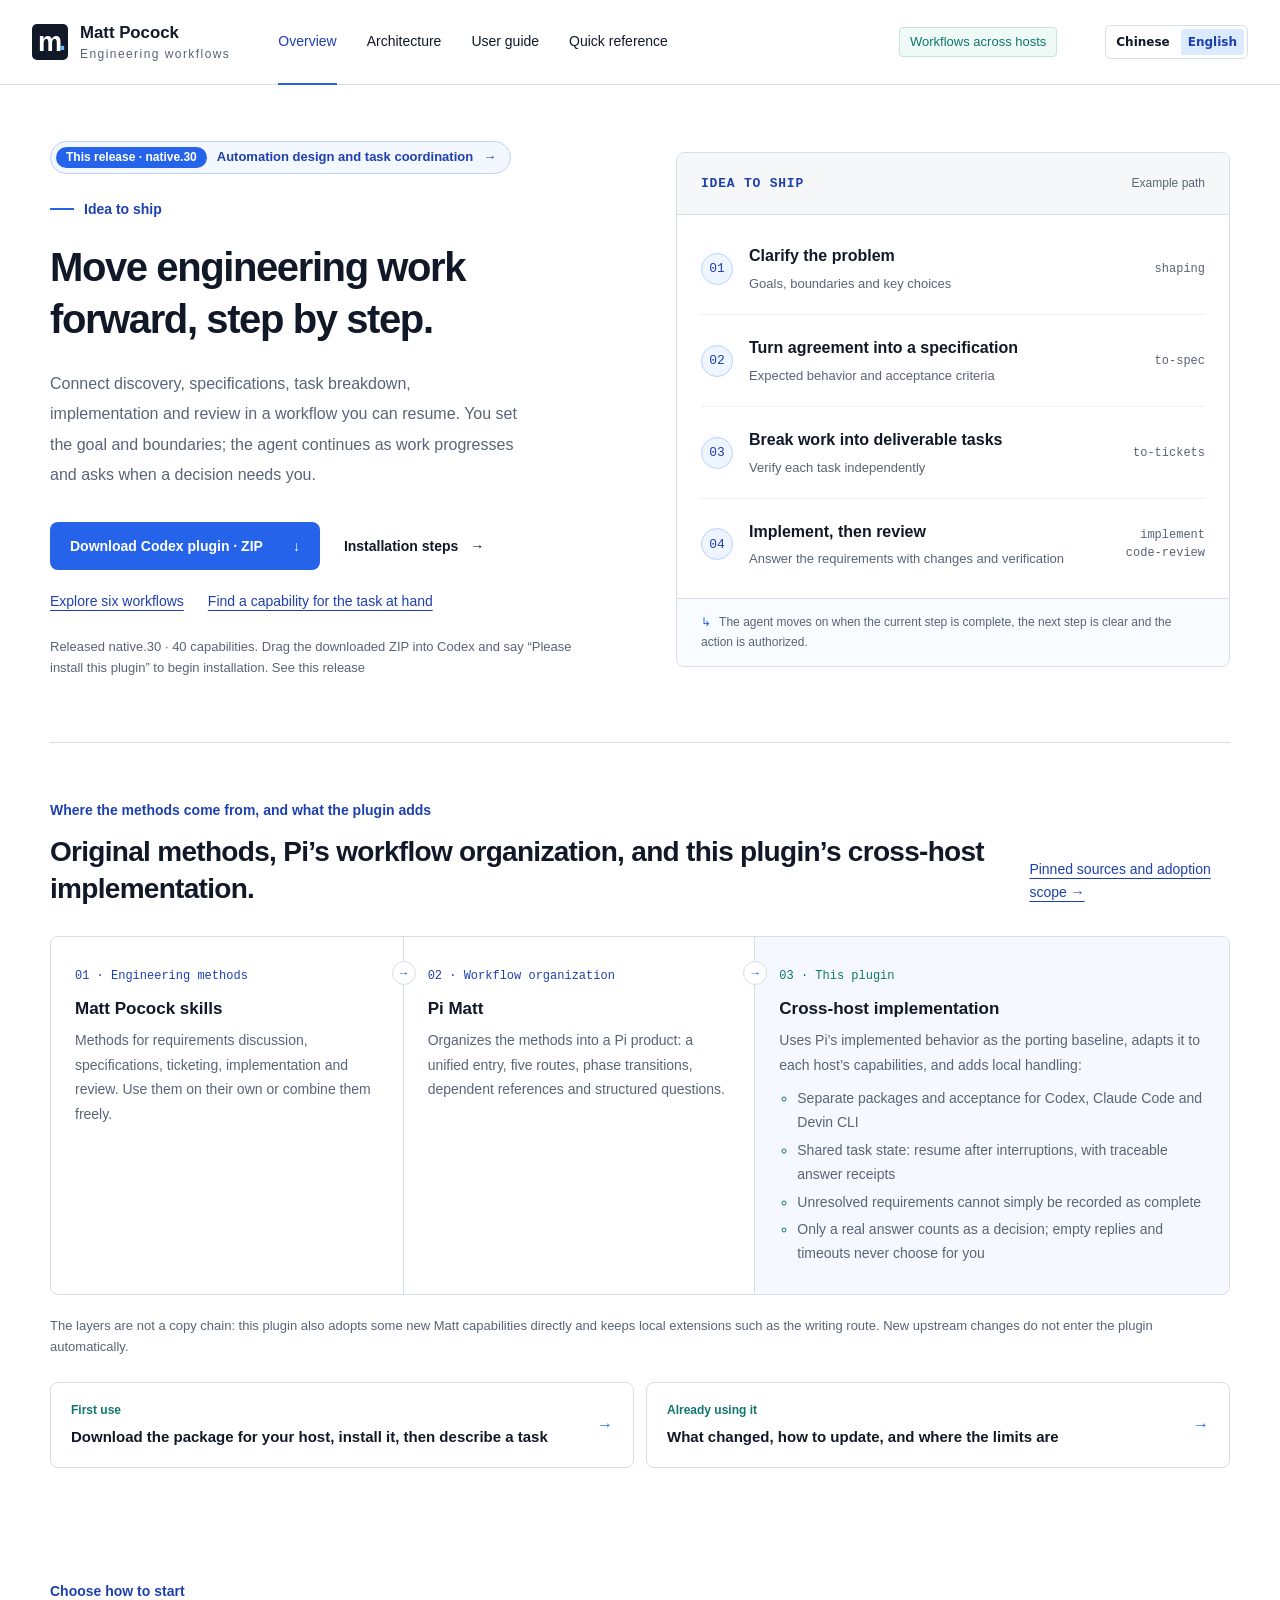
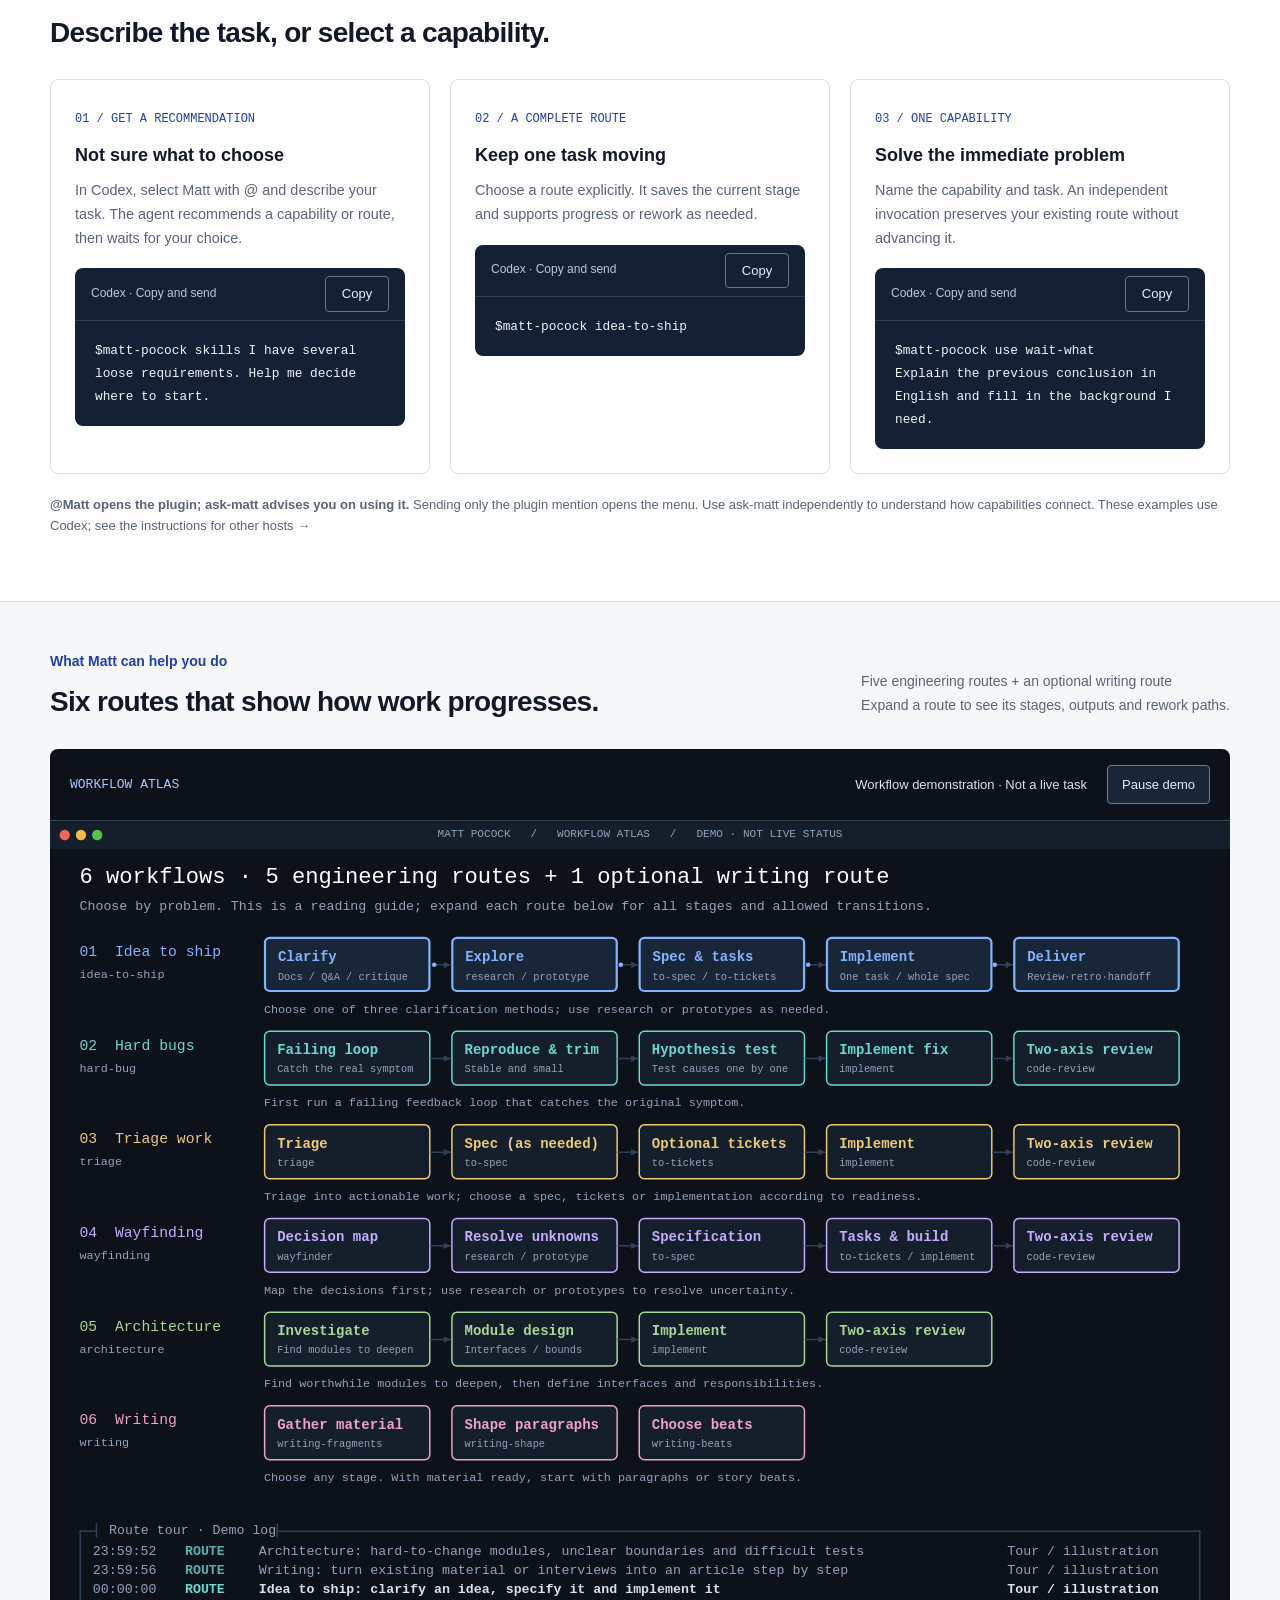
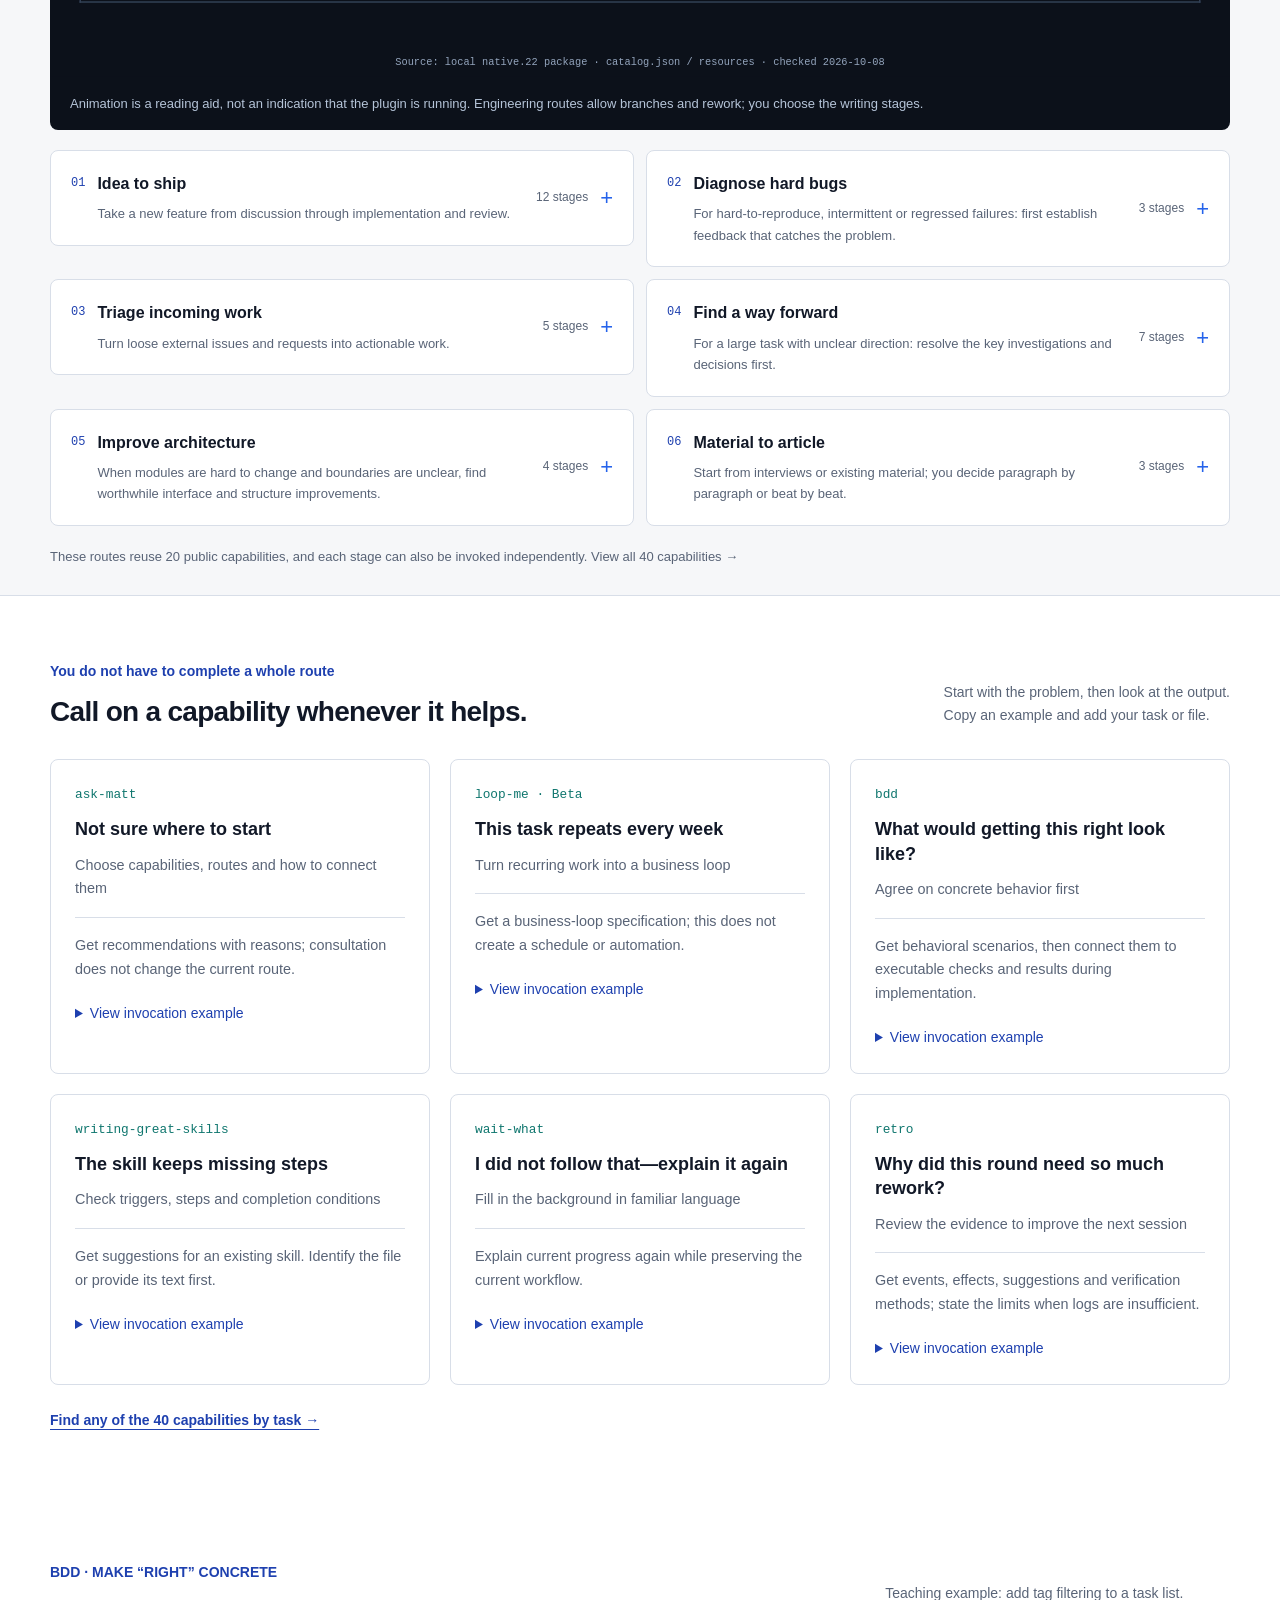
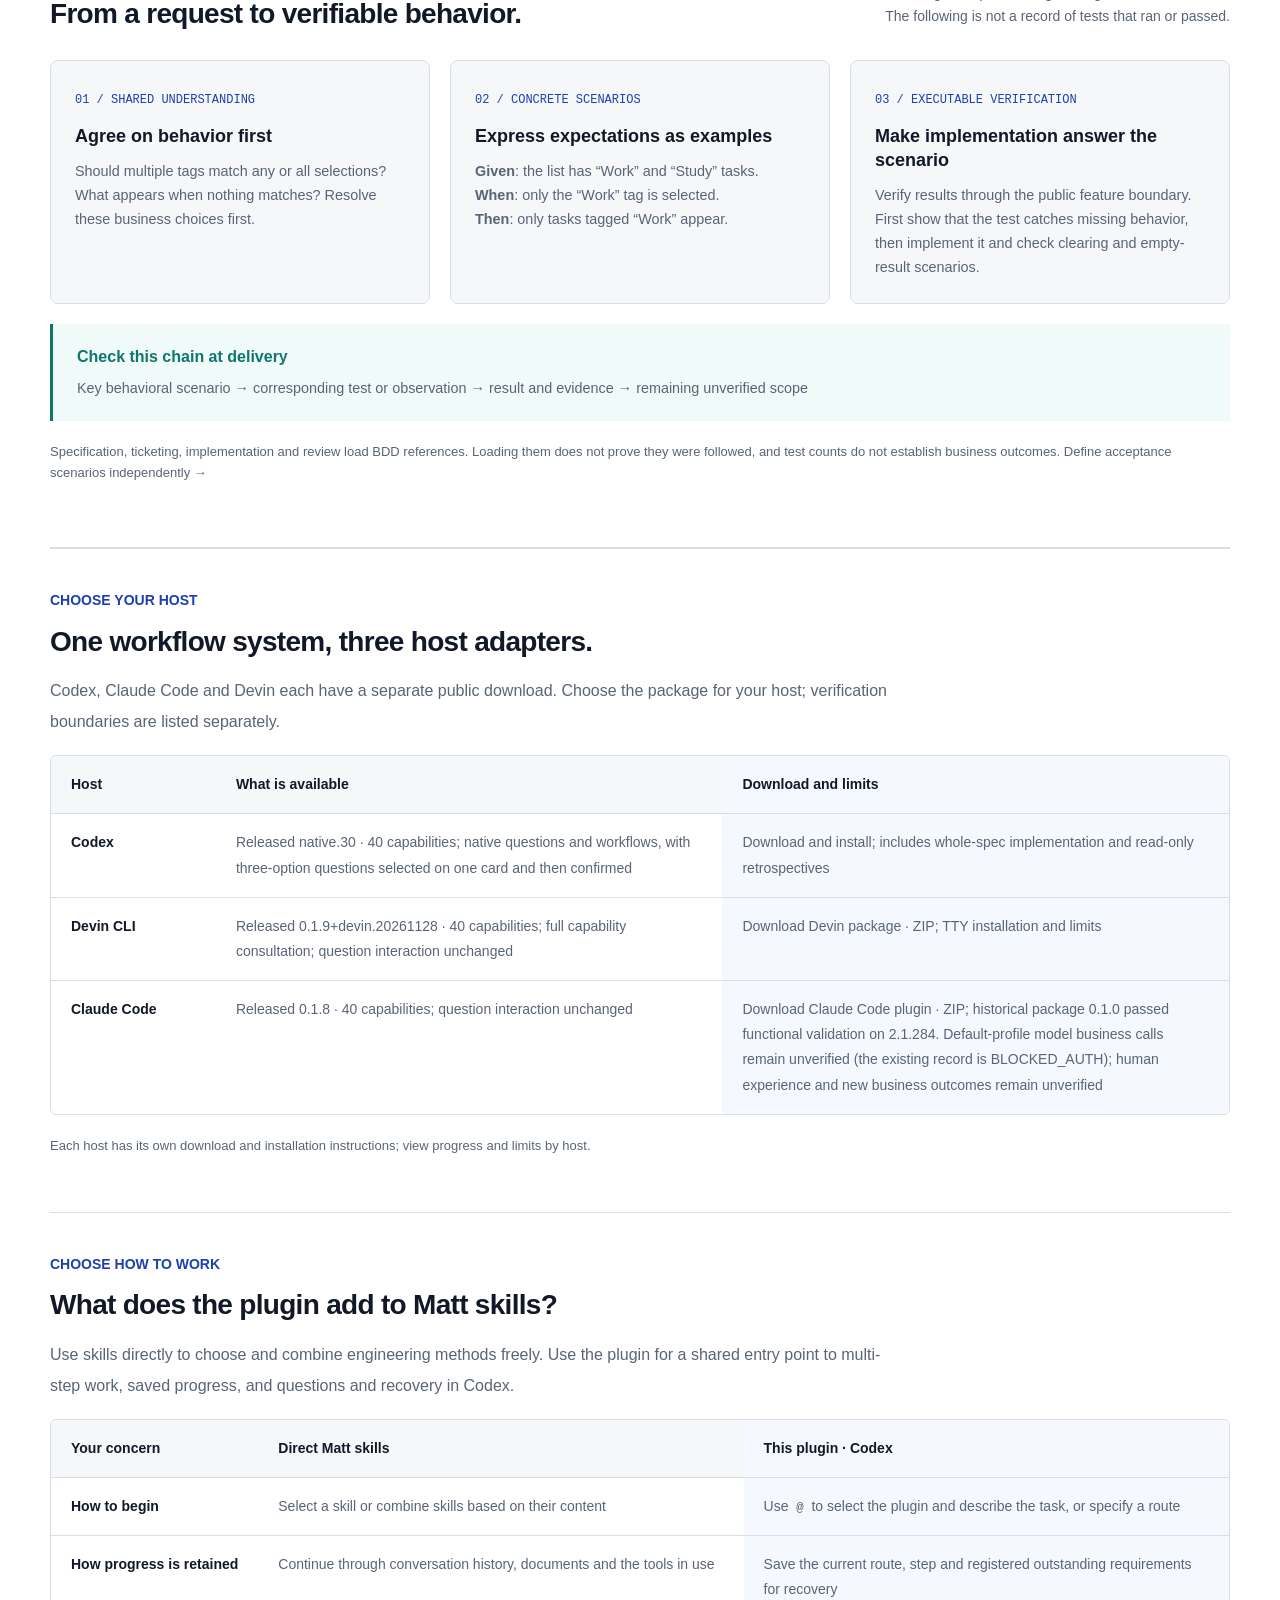
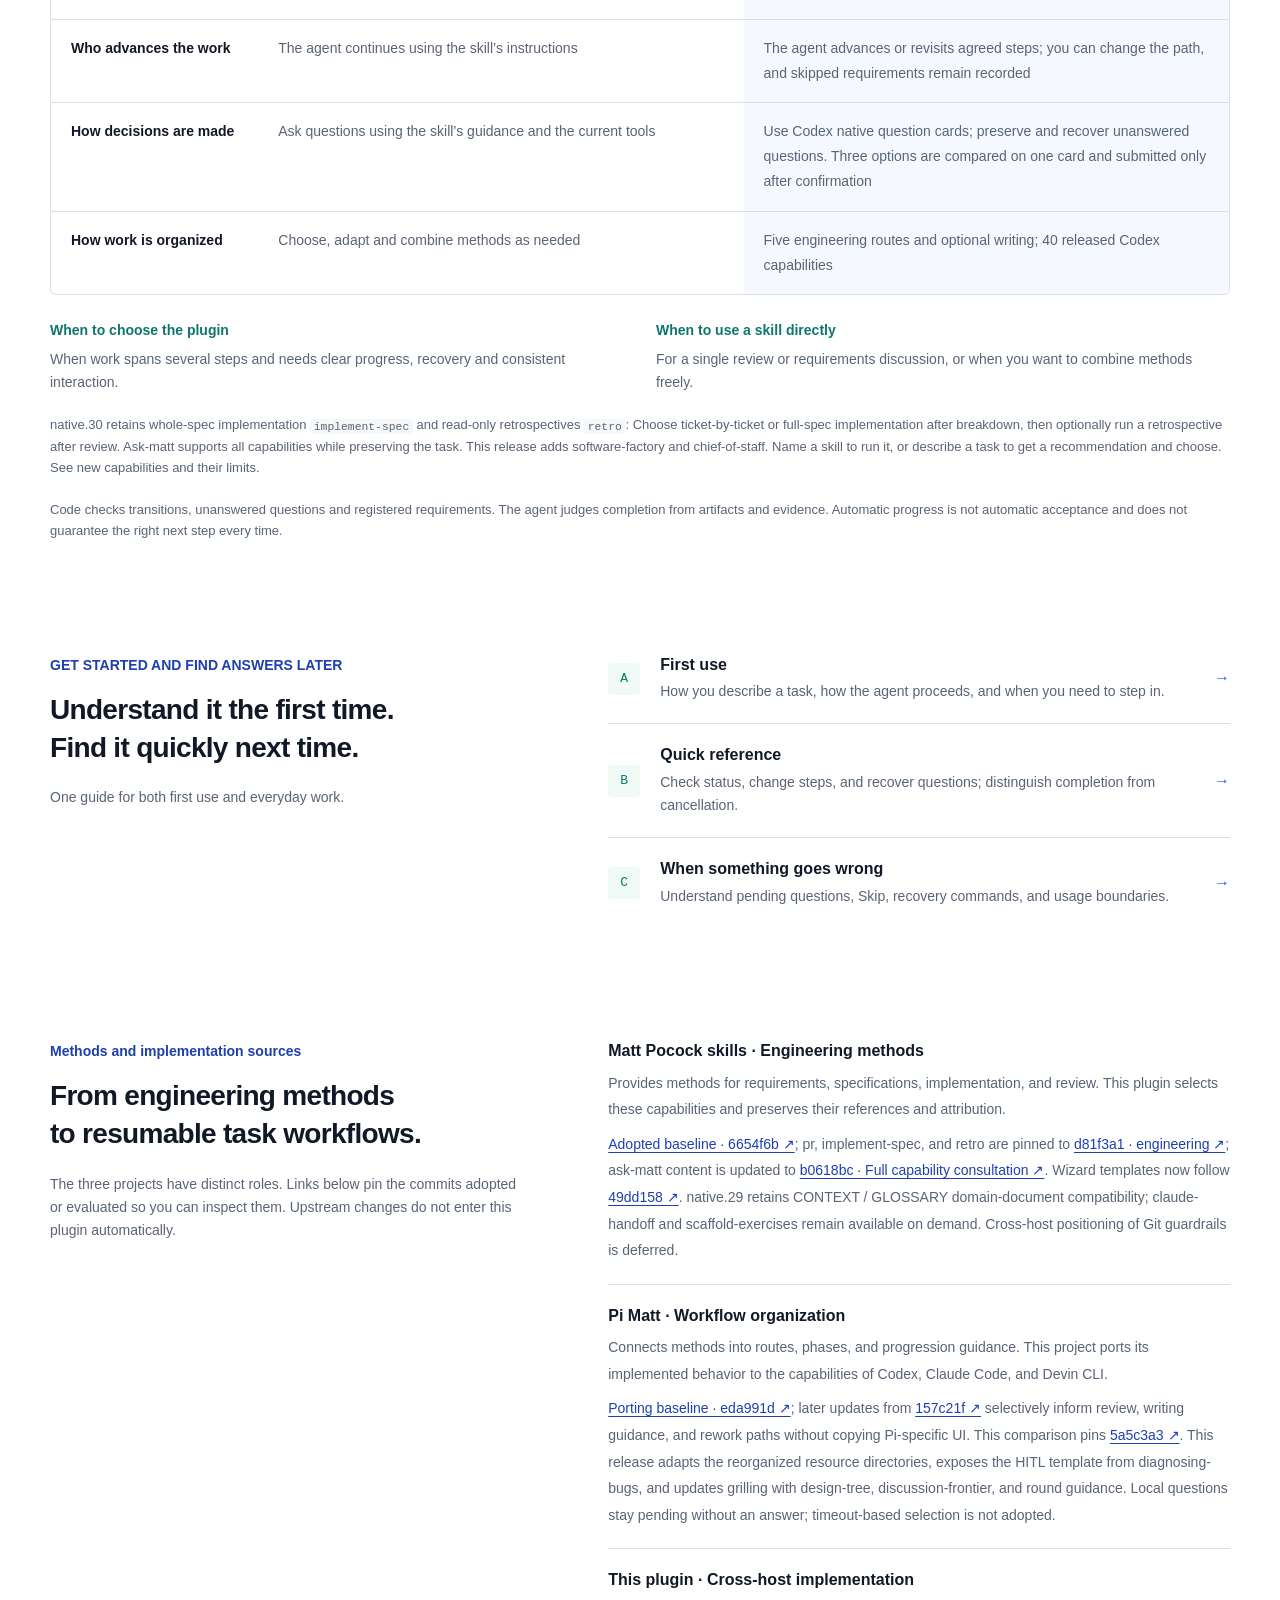
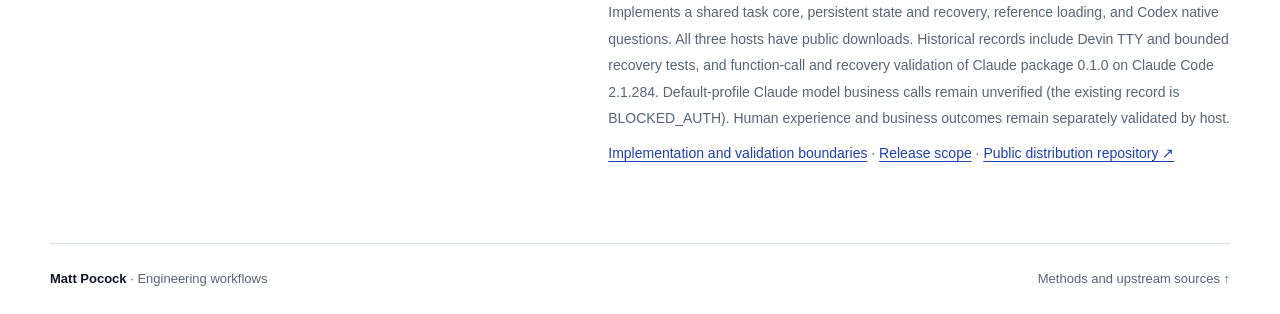
<file: index.en.html>
<!doctype html>
<html lang="en">
<head>
  <meta charset="utf-8"><meta name="viewport" content="width=device-width, initial-scale=1">
  <meta name="description" content="Clarify requirements, implement changes and review results with Matt Pocock engineering workflows. See support, verification and downloads for Codex, Claude Code and Devin CLI.">
  <meta name="theme-color" content="#ffffff"><title>Matt Pocock · Engineering workflow guide</title>
  <link rel="stylesheet" href="styles.css"><script src="site.en.js" defer></script>
  <link rel="stylesheet" href="language.css"><script src="language.js"></script>
</head>
<body>
  <a class="skip" href="#main">Skip to main content</a>
  <header class="header"><div class="header-inner">
    <a class="brand" href="index.en.html" aria-label="Matt Pocock home"><span class="brand-mark" aria-hidden="true">m<span>.</span></span> <span>Matt Pocock<span class="brand-sub">Engineering workflows</span></span></a>
    <nav aria-label="Main navigation"><a href="index.en.html" aria-current="page">Overview</a> <a href="architecture.en.html">Architecture</a> <a href="guide.en.html">User guide</a> <a href="guide.en.html#reference">Quick reference</a></nav>
    <span class="edition">Workflows across hosts</span>
    <div class="language-switch" data-site-language role="group" aria-label="Language"><a data-language="zh" href="index.html?lang=zh">Chinese</a> <a data-language="en" aria-current="true" href="index.en.html?lang=en">English</a></div>
  </div></header>
  <main id="main">
    <section class="hero wrap" aria-labelledby="hero-title">
      <div class="hero-copy"><a class="release-flag" href="guide.en.html#updates"><span class="release-flag-tag">This release · native.30</span> <span>Automation design and task coordination</span> <span aria-hidden="true">→</span></a>
        <p class="eyebrow"><span class="small-rule"></span> Idea to ship</p>
        <h1 id="hero-title">Move engineering work<br>forward, step by step.</h1>
        <p class="lead">Connect discovery, specifications, task breakdown, implementation and review in a workflow you can resume. You set the goal and boundaries; the agent continues as work progresses and asks when a decision needs you.</p>
        <div class="actions"><a class="button primary" href="https://ww880412.github.io/matt-pocock-guide/downloads/matt-pocock-codex.zip" download="matt-pocock-codex.zip">Download Codex plugin · ZIP <span aria-hidden="true">↓</span></a> <a class="text-link" href="guide.en.html#before">Installation steps <span aria-hidden="true">→</span></a></div>
        <p class="hero-usage-links"><a href="#workflows">Explore six workflows</a> <a href="#everyday">Find a capability for the task at hand</a></p>
        <p class="hero-note">Released native.30 · 40 capabilities. Drag the downloaded ZIP into Codex and say “Please install this plugin” to begin installation. <a href="guide.en.html#updates">See this release</a></p>
      </div>
      <div class="journey" aria-label="Example Idea to Ship workflow">
        <div class="journey-heading"><span class="mono">IDEA TO SHIP</span> <span class="example-tag">Example path</span></div>
        <ol class="journey-steps">
          <li><span class="step-number">01</span><div><strong>Clarify the problem</strong> <span>Goals, boundaries and key choices</span></div><span class="phase">shaping</span></li>
          <li><span class="step-number">02</span><div><strong>Turn agreement into a specification</strong> <span>Expected behavior and acceptance criteria</span></div><span class="phase">to-spec</span></li>
          <li><span class="step-number">03</span><div><strong>Break work into deliverable tasks</strong> <span>Verify each task independently</span></div><span class="phase">to-tickets</span></li>
          <li><span class="step-number">04</span><div><strong>Implement, then review</strong> <span>Answer the requirements with changes and verification</span></div><span class="phase">implement<br>code-review</span></li>
        </ol>
        <p class="journey-footer"><span aria-hidden="true">↳</span> The agent moves on when the current step is complete, the next step is clear and the action is authorized.</p>
      </div>
    </section>
    <section class="layers wrap" id="layers" aria-labelledby="layers-title">
      <div class="section-heading"><div><p class="eyebrow">Where the methods come from, and what the plugin adds</p><h2 id="layers-title">Original methods, Pi’s workflow organization, and this plugin’s cross-host implementation.</h2></div><p><a href="#sources">Pinned sources and adoption scope →</a></p></div>
      <ol class="layer-list">
        <li><span class="layer-index">01 · Engineering methods</span><h3>Matt Pocock skills</h3><p>Methods for requirements discussion, specifications, ticketing, implementation and review. Use them on their own or combine them freely.</p></li>
        <li><span class="layer-index">02 · Workflow organization</span><h3>Pi Matt</h3><p>Organizes the methods into a Pi product: a unified entry, five routes, phase transitions, dependent references and structured questions.</p></li>
        <li class="layer-own"><span class="layer-index">03 · This plugin</span><h3>Cross-host implementation</h3><p>Uses Pi’s implemented behavior as the porting baseline, adapts it to each host’s capabilities, and adds local handling:</p>
          <ul><li>Separate packages and acceptance for Codex, Claude Code and Devin CLI</li><li>Shared task state: resume after interruptions, with traceable answer receipts</li><li>Unresolved requirements cannot simply be recorded as complete</li><li>Only a real answer counts as a decision; empty replies and timeouts never choose for you</li></ul></li>
      </ol>
      <p class="section-note">The layers are not a copy chain: this plugin also adopts some new Matt capabilities directly and keeps local extensions such as the writing route. New upstream changes do not enter the plugin automatically.</p>
      <div class="start-paths">
        <a href="guide.en.html#before"><span class="start-label">First use</span> <strong>Download the package for your host, install it, then describe a task</strong> <span aria-hidden="true">→</span></a>
        <a href="guide.en.html#updates"><span class="start-label">Already using it</span> <strong>What changed, how to update, and where the limits are</strong> <span aria-hidden="true">→</span></a>
      </div>
    </section>
<!-- USAGE:START -->
<section class="usage-section wrap" id="get-started" aria-labelledby="get-started-title">
  <div class="section-heading"><div><p class="eyebrow">Choose how to start</p><h2 id="get-started-title">Describe the task, or select a capability.</h2></div></div>
  <div class="entry-grid">
    <article><span class="route-code">01 / GET A RECOMMENDATION</span><h3>Not sure what to choose</h3><p>In Codex, select Matt with @ and describe your task. The agent recommends a capability or route, then waits for your choice.</p><div class="code-block"><div class="code-top"><span>Codex · Copy and send</span><button class="copy" data-copy="start-recommend" aria-label="Copy recommendation command">Copy</button></div><pre id="start-recommend">$matt-pocock skills I have several loose requirements. Help me decide where to start.</pre></div></article>
    <article><span class="route-code">02 / A COMPLETE ROUTE</span><h3>Keep one task moving</h3><p>Choose a route explicitly. It saves the current stage and supports progress or rework as needed.</p><div class="code-block"><div class="code-top"><span>Codex · Copy and send</span><button class="copy" data-copy="start-route" aria-label="Copy workflow command">Copy</button></div><pre id="start-route">$matt-pocock idea-to-ship</pre></div></article>
    <article><span class="route-code">03 / ONE CAPABILITY</span><h3>Solve the immediate problem</h3><p>Name the capability and task. An independent invocation preserves your existing route without advancing it.</p><div class="code-block"><div class="code-top"><span>Codex · Copy and send</span><button class="copy" data-copy="start-capability" aria-label="Copy independent capability command">Copy</button></div><pre id="start-capability">$matt-pocock use wait-what
Explain the previous conclusion in English and fill in the background I need.</pre></div></article>
  </div><p class="section-note"><strong>@Matt opens the plugin; ask-matt advises you on using it.</strong> Sending only the plugin mention opens the menu. Use ask-matt independently to understand how capabilities connect. These examples use Codex; <a href="guide.en.html#hosts">see the instructions for other hosts →</a></p>
</section>
<section class="workflow-band" id="workflows" aria-labelledby="workflow-title"><div class="wrap">
  <div class="section-heading"><div><p class="eyebrow">What Matt can help you do</p><h2 id="workflow-title">Six routes that show how work progresses.</h2></div><p>Five engineering routes + an optional writing route<br>Expand a route to see its stages, outputs and rework paths.</p></div>
  <div class="live-atlas"><div class="atlas-toolbar"><span class="mono">WORKFLOW ATLAS</span> <span>Workflow demonstration · Not a live task</span><button type="button" id="atlas-toggle" aria-pressed="false" hidden>Play demonstration</button></div><div class="atlas-canvas"><iframe id="atlas-frame" title="Animated overview of Matt’s six workflows" tabindex="-1" aria-hidden="true"></iframe></div><p class="atlas-mobile-note">On a phone, read the complete stages below. They correspond to the desktop overview.</p><p class="atlas-caption">Animation is a reading aid, not an indication that the plugin is running. Engineering routes allow branches and rework; you choose the writing stages.</p></div>
  <script type="application/json" id="atlas-source">"\u003c!doctype html>\n\u003chtml lang=\"en\">\u003chead>\u003cmeta charset=\"utf-8\">\n\u003cmeta name=\"viewport\" content=\"width=device-width,initial-scale=1\">\n\u003ctitle>live-panel\u003c/title>\n\u003cstyle>\n/* live-panel template. Content, colours, sizes: all come from the JSON config (see references/config-schema.md).\n   Layout never moves. Everything that changes is a pure function of time: window.seek(t). */\n*{box-sizing:border-box;margin:0;padding:0}\nhtml,body{width:100%;height:100%;overflow:hidden}\nbody{background:var(--c-bg,#111);}\n#stage{position:absolute;left:0;top:0;transform-origin:0 0;overflow:hidden;white-space:pre;color:var(--c-fg);font-family:var(--font);font-size:var(--fs);line-height:var(--lh)}\n#stage>*{position:absolute}\nb,.b{font-weight:700}\n.tb{left:0;top:0;text-align:center;background:var(--c-bar);color:var(--c-dim)}\n.tb i{position:absolute;border-radius:50%}\n.sw{display:inline-block;width:.62em;height:.62em;margin-right:.55em;vertical-align:baseline}\n.box{border-top:2px solid;border-bottom:2px solid}\n.box::before,.box::after{content:\"\";position:absolute;top:0;bottom:0;width:2px;background:repeating-linear-gradient(180deg,currentColor 0 calc(var(--lh) - 7px),transparent calc(var(--lh) - 7px) var(--lh))}\n.box.solid{border:var(--bw,2px) solid currentColor;border-radius:var(--radius,0px)}\n.box.solid::before,.box.solid::after{display:none}\n.box.dashed{border-style:dashed}\n.box::before{left:0}.box::after{right:0}\n.box .ln{color:var(--c-fg);height:var(--lh);padding-right:0}\n.ln.flex{display:flex;align-items:center}\n.ln.flex>div{overflow:visible}\n.wire{background:var(--c-line)}\n.dashv{background:repeating-linear-gradient(180deg,var(--c-line) 0 5px,transparent 5px 9px)}\n.dashh{background:repeating-linear-gradient(90deg,var(--c-line) 0 5px,transparent 5px 9px)}\n.pk{border-radius:50%;width:12px;height:12px;margin:-6px 0 0 -6px;display:none}\n.pk.s{width:6px;height:6px;margin:-3px 0 0 -3px}\n.bar{position:relative;display:block;height:20px;background-image:radial-gradient(var(--c-dots,#566078) 1px,transparent 1.3px);background-size:4px 4px}\n.bar u{position:absolute;left:0;top:0;bottom:0;text-decoration:none}\n.bar u.end::after{content:\"\";position:absolute;right:0;top:0;bottom:0;width:8px;background:repeating-conic-gradient(var(--c-bg) 0 25%,transparent 0 50%) 0 0/4px 4px;opacity:.55}\n.bar s{position:absolute;top:-4px;bottom:-4px;width:2px;background:var(--c-fg);text-decoration:none}\n.cur{display:inline-block;width:.62em;height:1.05em;vertical-align:-.18em;margin-left:.4em}\n.tarrow{height:0;border-top:2px dashed var(--c-line)}\n.glyph{text-align:center;line-height:1}\n.logframe{border:2px solid var(--c-line2,#3a4154);border-top:0}\n.logtop{height:0;border-top:2px solid var(--c-line2,#3a4154)}\n.lgrow{position:absolute}\n.lgrow span{position:absolute;top:0}\n#err{position:absolute;left:10px;top:10px;color:#f66;font:14px monospace;white-space:pre-wrap;z-index:9}\n\u003c/style>\u003c/head>\u003cbody>\n\u003cdiv id=\"stage\">\u003c/div>\n\u003cscript id=\"live-config\" type=\"application/json\">{\"meta\":{\"title\":\"Matt · Six workflow routes\",\"lang\":\"en\"},\"canvas\":{\"width\":1600,\"height\":1160,\"duration\":24,\"fps\":15},\"theme\":{\"preset\":\"terminal-dark\",\"font\":\"\\\"SFMono-Regular\\\", Menlo, \\\"PingFang SC\\\", monospace\",\"fontSize\":18,\"lineHeight\":26,\"boxMode\":\"solid\",\"radius\":8,\"packetSize\":6,\"glow\":false,\"colors\":{\"bg\":\"#0c111a\",\"bar\":\"#151e2b\",\"line\":\"#324156\",\"line2\":\"#324156\",\"fg\":\"#d8e1ee\",\"wh\":\"#ffffff\",\"dim\":\"#93a4bc\",\"bl\":\"#83b4ff\",\"cy\":\"#68dace\",\"ye\":\"#edcb7a\",\"pu\":\"#c5adff\",\"gr\":\"#a9d897\",\"pk\":\"#f0a3c4\",\"row\":\"#182638\",\"hl\":\"#172334\"}},\"titlebar\":{\"text\":\"MATT POCOCK   /   WORKFLOW ATLAS   /   DEMO · NOT LIVE STATUS\",\"height\":38,\"size\":15},\"credit\":{\"text\":\"Source: local native.22 package · catalog.json / resources · checked 2026-10-08\",\"y\":1140,\"size\":14,\"c\":\"dim\"},\"machines\":{\"route\":{\"type\":\"cycle\",\"period\":4,\"values\":[{\"t\":\"Idea to ship\",\"m\":\"Idea to ship: clarify an idea, specify it and implement it\",\"g\":\"Tour / illustration\"},{\"t\":\"Diagnose hard bugs\",\"m\":\"Hard bugs: difficult, intermittent or regressed failures\",\"g\":\"Tour / illustration\"},{\"t\":\"Triage incoming work\",\"m\":\"Triage: turn loose requests and issues into actionable work\",\"g\":\"Tour / illustration\"},{\"t\":\"Find a way forward\",\"m\":\"Wayfinding: large goals, unclear direction and unresolved decisions\",\"g\":\"Tour / illustration\"},{\"t\":\"Improve architecture\",\"m\":\"Architecture: hard-to-change modules, unclear boundaries and difficult tests\",\"g\":\"Tour / illustration\"},{\"t\":\"Material to article\",\"m\":\"Writing: turn existing material or interviews into an article step by step\",\"g\":\"Tour / illustration\"}],\"log\":{\"who\":\"ROUTE\",\"c\":\"cy\"}}},\"elements\":[{\"type\":\"text\",\"x\":40,\"y\":76,\"t\":\"6 workflows · 5 engineering routes + 1 optional writing route\",\"size\":30,\"c\":\"wh\",\"align\":\"left\"},{\"type\":\"text\",\"x\":40,\"y\":115,\"t\":\"Choose by problem. This is a reading guide; expand each route below for all stages and allowed transitions.\",\"size\":18,\"c\":\"dim\",\"align\":\"left\"},{\"type\":\"text\",\"x\":40,\"y\":178,\"t\":\"01  Idea to ship\",\"size\":20,\"c\":\"bl\",\"align\":\"left\"},{\"type\":\"text\",\"x\":40,\"y\":209,\"t\":\"idea-to-ship\",\"size\":16,\"c\":\"dim\",\"align\":\"left\"},{\"type\":\"box\",\"x\":290,\"y\":157,\"w\":226,\"h\":75,\"pad\":[12,16,16],\"align\":\"left\",\"color\":\"bl\",\"fill\":\"bar\",\"lines\":[{\"t\":\"Clarify\",\"size\":19,\"b\":1,\"c\":\"bl\"},{\"t\":\"Docs / Q&A / critique\",\"size\":14,\"c\":\"dim\"}],\"when\":{\"var\":\"route.i\",\"eq\":0},\"then\":{\"color\":\"bl\",\"fill\":\"row\",\"border\":3}},{\"type\":\"path\",\"points\":[[516,195],[543,195]],\"color\":\"line\",\"flow\":{\"period\":1.4,\"offsets\":[0],\"color\":\"bl\",\"tail\":8,\"when\":{\"var\":\"route.i\",\"eq\":0}}},{\"type\":\"box\",\"x\":544,\"y\":157,\"w\":226,\"h\":75,\"pad\":[12,16,16],\"align\":\"left\",\"color\":\"bl\",\"fill\":\"bar\",\"lines\":[{\"t\":\"Explore\",\"size\":19,\"b\":1,\"c\":\"bl\"},{\"t\":\"research / prototype\",\"size\":14,\"c\":\"dim\"}],\"when\":{\"var\":\"route.i\",\"eq\":0},\"then\":{\"color\":\"bl\",\"fill\":\"row\",\"border\":3}},{\"type\":\"path\",\"points\":[[770,195],[797,195]],\"color\":\"line\",\"flow\":{\"period\":1.63,\"offsets\":[0],\"color\":\"bl\",\"tail\":8,\"when\":{\"var\":\"route.i\",\"eq\":0}}},{\"type\":\"box\",\"x\":798,\"y\":157,\"w\":226,\"h\":75,\"pad\":[12,16,16],\"align\":\"left\",\"color\":\"bl\",\"fill\":\"bar\",\"lines\":[{\"t\":\"Spec & tasks\",\"size\":19,\"b\":1,\"c\":\"bl\"},{\"t\":\"to-spec / to-tickets\",\"size\":14,\"c\":\"dim\"}],\"when\":{\"var\":\"route.i\",\"eq\":0},\"then\":{\"color\":\"bl\",\"fill\":\"row\",\"border\":3}},{\"type\":\"path\",\"points\":[[1024,195],[1051,195]],\"color\":\"line\",\"flow\":{\"period\":1.8599999999999999,\"offsets\":[0],\"color\":\"bl\",\"tail\":8,\"when\":{\"var\":\"route.i\",\"eq\":0}}},{\"type\":\"box\",\"x\":1052,\"y\":157,\"w\":226,\"h\":75,\"pad\":[12,16,16],\"align\":\"left\",\"color\":\"bl\",\"fill\":\"bar\",\"lines\":[{\"t\":\"Implement\",\"size\":19,\"b\":1,\"c\":\"bl\"},{\"t\":\"One task / whole spec\",\"size\":14,\"c\":\"dim\"}],\"when\":{\"var\":\"route.i\",\"eq\":0},\"then\":{\"color\":\"bl\",\"fill\":\"row\",\"border\":3}},{\"type\":\"path\",\"points\":[[1278,195],[1305,195]],\"color\":\"line\",\"flow\":{\"period\":2.09,\"offsets\":[0],\"color\":\"bl\",\"tail\":8,\"when\":{\"var\":\"route.i\",\"eq\":0}}},{\"type\":\"box\",\"x\":1306,\"y\":157,\"w\":226,\"h\":75,\"pad\":[12,16,16],\"align\":\"left\",\"color\":\"bl\",\"fill\":\"bar\",\"lines\":[{\"t\":\"Deliver\",\"size\":19,\"b\":1,\"c\":\"bl\"},{\"t\":\"Review·retro·handoff\",\"size\":14,\"c\":\"dim\"}],\"when\":{\"var\":\"route.i\",\"eq\":0},\"then\":{\"color\":\"bl\",\"fill\":\"row\",\"border\":3}},{\"type\":\"text\",\"x\":290,\"y\":256,\"t\":\"Choose one of three clarification methods; use research or prototypes as needed.\",\"size\":16,\"c\":\"dim\",\"align\":\"left\"},{\"type\":\"text\",\"x\":40,\"y\":305,\"t\":\"02  Hard bugs\",\"size\":20,\"c\":\"cy\",\"align\":\"left\"},{\"type\":\"text\",\"x\":40,\"y\":336,\"t\":\"hard-bug\",\"size\":16,\"c\":\"dim\",\"align\":\"left\"},{\"type\":\"box\",\"x\":290,\"y\":284,\"w\":226,\"h\":75,\"pad\":[12,16,16],\"align\":\"left\",\"color\":\"cy\",\"fill\":\"bar\",\"lines\":[{\"t\":\"Failing loop\",\"size\":19,\"b\":1,\"c\":\"cy\"},{\"t\":\"Catch the real symptom\",\"size\":14,\"c\":\"dim\"}],\"when\":{\"var\":\"route.i\",\"eq\":1},\"then\":{\"color\":\"cy\",\"fill\":\"row\",\"border\":3}},{\"type\":\"path\",\"points\":[[516,322],[543,322]],\"color\":\"line\",\"flow\":{\"period\":1.4,\"offsets\":[0],\"color\":\"cy\",\"tail\":8,\"when\":{\"var\":\"route.i\",\"eq\":1}}},{\"type\":\"box\",\"x\":544,\"y\":284,\"w\":226,\"h\":75,\"pad\":[12,16,16],\"align\":\"left\",\"color\":\"cy\",\"fill\":\"bar\",\"lines\":[{\"t\":\"Reproduce & trim\",\"size\":19,\"b\":1,\"c\":\"cy\"},{\"t\":\"Stable and small\",\"size\":14,\"c\":\"dim\"}],\"when\":{\"var\":\"route.i\",\"eq\":1},\"then\":{\"color\":\"cy\",\"fill\":\"row\",\"border\":3}},{\"type\":\"path\",\"points\":[[770,322],[797,322]],\"color\":\"line\",\"flow\":{\"period\":1.63,\"offsets\":[0],\"color\":\"cy\",\"tail\":8,\"when\":{\"var\":\"route.i\",\"eq\":1}}},{\"type\":\"box\",\"x\":798,\"y\":284,\"w\":226,\"h\":75,\"pad\":[12,16,16],\"align\":\"left\",\"color\":\"cy\",\"fill\":\"bar\",\"lines\":[{\"t\":\"Hypothesis test\",\"size\":19,\"b\":1,\"c\":\"cy\"},{\"t\":\"Test causes one by one\",\"size\":14,\"c\":\"dim\"}],\"when\":{\"var\":\"route.i\",\"eq\":1},\"then\":{\"color\":\"cy\",\"fill\":\"row\",\"border\":3}},{\"type\":\"path\",\"points\":[[1024,322],[1051,322]],\"color\":\"line\",\"flow\":{\"period\":1.8599999999999999,\"offsets\":[0],\"color\":\"cy\",\"tail\":8,\"when\":{\"var\":\"route.i\",\"eq\":1}}},{\"type\":\"box\",\"x\":1052,\"y\":284,\"w\":226,\"h\":75,\"pad\":[12,16,16],\"align\":\"left\",\"color\":\"cy\",\"fill\":\"bar\",\"lines\":[{\"t\":\"Implement fix\",\"size\":19,\"b\":1,\"c\":\"cy\"},{\"t\":\"implement\",\"size\":14,\"c\":\"dim\"}],\"when\":{\"var\":\"route.i\",\"eq\":1},\"then\":{\"color\":\"cy\",\"fill\":\"row\",\"border\":3}},{\"type\":\"path\",\"points\":[[1278,322],[1305,322]],\"color\":\"line\",\"flow\":{\"period\":2.09,\"offsets\":[0],\"color\":\"cy\",\"tail\":8,\"when\":{\"var\":\"route.i\",\"eq\":1}}},{\"type\":\"box\",\"x\":1306,\"y\":284,\"w\":226,\"h\":75,\"pad\":[12,16,16],\"align\":\"left\",\"color\":\"cy\",\"fill\":\"bar\",\"lines\":[{\"t\":\"Two-axis review\",\"size\":19,\"b\":1,\"c\":\"cy\"},{\"t\":\"code-review\",\"size\":14,\"c\":\"dim\"}],\"when\":{\"var\":\"route.i\",\"eq\":1},\"then\":{\"color\":\"cy\",\"fill\":\"row\",\"border\":3}},{\"type\":\"text\",\"x\":290,\"y\":383,\"t\":\"First run a failing feedback loop that catches the original symptom.\",\"size\":16,\"c\":\"dim\",\"align\":\"left\"},{\"type\":\"text\",\"x\":40,\"y\":432,\"t\":\"03  Triage work\",\"size\":20,\"c\":\"ye\",\"align\":\"left\"},{\"type\":\"text\",\"x\":40,\"y\":463,\"t\":\"triage\",\"size\":16,\"c\":\"dim\",\"align\":\"left\"},{\"type\":\"box\",\"x\":290,\"y\":411,\"w\":226,\"h\":75,\"pad\":[12,16,16],\"align\":\"left\",\"color\":\"ye\",\"fill\":\"bar\",\"lines\":[{\"t\":\"Triage\",\"size\":19,\"b\":1,\"c\":\"ye\"},{\"t\":\"triage\",\"size\":14,\"c\":\"dim\"}],\"when\":{\"var\":\"route.i\",\"eq\":2},\"then\":{\"color\":\"ye\",\"fill\":\"row\",\"border\":3}},{\"type\":\"path\",\"points\":[[516,449],[543,449]],\"color\":\"line\",\"flow\":{\"period\":1.4,\"offsets\":[0],\"color\":\"ye\",\"tail\":8,\"when\":{\"var\":\"route.i\",\"eq\":2}}},{\"type\":\"box\",\"x\":544,\"y\":411,\"w\":226,\"h\":75,\"pad\":[12,16,16],\"align\":\"left\",\"color\":\"ye\",\"fill\":\"bar\",\"lines\":[{\"t\":\"Spec (as needed)\",\"size\":19,\"b\":1,\"c\":\"ye\"},{\"t\":\"to-spec\",\"size\":14,\"c\":\"dim\"}],\"when\":{\"var\":\"route.i\",\"eq\":2},\"then\":{\"color\":\"ye\",\"fill\":\"row\",\"border\":3}},{\"type\":\"path\",\"points\":[[770,449],[797,449]],\"color\":\"line\",\"flow\":{\"period\":1.63,\"offsets\":[0],\"color\":\"ye\",\"tail\":8,\"when\":{\"var\":\"route.i\",\"eq\":2}}},{\"type\":\"box\",\"x\":798,\"y\":411,\"w\":226,\"h\":75,\"pad\":[12,16,16],\"align\":\"left\",\"color\":\"ye\",\"fill\":\"bar\",\"lines\":[{\"t\":\"Optional tickets\",\"size\":19,\"b\":1,\"c\":\"ye\"},{\"t\":\"to-tickets\",\"size\":14,\"c\":\"dim\"}],\"when\":{\"var\":\"route.i\",\"eq\":2},\"then\":{\"color\":\"ye\",\"fill\":\"row\",\"border\":3}},{\"type\":\"path\",\"points\":[[1024,449],[1051,449]],\"color\":\"line\",\"flow\":{\"period\":1.8599999999999999,\"offsets\":[0],\"color\":\"ye\",\"tail\":8,\"when\":{\"var\":\"route.i\",\"eq\":2}}},{\"type\":\"box\",\"x\":1052,\"y\":411,\"w\":226,\"h\":75,\"pad\":[12,16,16],\"align\":\"left\",\"color\":\"ye\",\"fill\":\"bar\",\"lines\":[{\"t\":\"Implement\",\"size\":19,\"b\":1,\"c\":\"ye\"},{\"t\":\"implement\",\"size\":14,\"c\":\"dim\"}],\"when\":{\"var\":\"route.i\",\"eq\":2},\"then\":{\"color\":\"ye\",\"fill\":\"row\",\"border\":3}},{\"type\":\"path\",\"points\":[[1278,449],[1305,449]],\"color\":\"line\",\"flow\":{\"period\":2.09,\"offsets\":[0],\"color\":\"ye\",\"tail\":8,\"when\":{\"var\":\"route.i\",\"eq\":2}}},{\"type\":\"box\",\"x\":1306,\"y\":411,\"w\":226,\"h\":75,\"pad\":[12,16,16],\"align\":\"left\",\"color\":\"ye\",\"fill\":\"bar\",\"lines\":[{\"t\":\"Two-axis review\",\"size\":19,\"b\":1,\"c\":\"ye\"},{\"t\":\"code-review\",\"size\":14,\"c\":\"dim\"}],\"when\":{\"var\":\"route.i\",\"eq\":2},\"then\":{\"color\":\"ye\",\"fill\":\"row\",\"border\":3}},{\"type\":\"text\",\"x\":290,\"y\":510,\"t\":\"Triage into actionable work; choose a spec, tickets or implementation according to readiness.\",\"size\":16,\"c\":\"dim\",\"align\":\"left\"},{\"type\":\"text\",\"x\":40,\"y\":559,\"t\":\"04  Wayfinding\",\"size\":20,\"c\":\"pu\",\"align\":\"left\"},{\"type\":\"text\",\"x\":40,\"y\":590,\"t\":\"wayfinding\",\"size\":16,\"c\":\"dim\",\"align\":\"left\"},{\"type\":\"box\",\"x\":290,\"y\":538,\"w\":226,\"h\":75,\"pad\":[12,16,16],\"align\":\"left\",\"color\":\"pu\",\"fill\":\"bar\",\"lines\":[{\"t\":\"Decision map\",\"size\":19,\"b\":1,\"c\":\"pu\"},{\"t\":\"wayfinder\",\"size\":14,\"c\":\"dim\"}],\"when\":{\"var\":\"route.i\",\"eq\":3},\"then\":{\"color\":\"pu\",\"fill\":\"row\",\"border\":3}},{\"type\":\"path\",\"points\":[[516,576],[543,576]],\"color\":\"line\",\"flow\":{\"period\":1.4,\"offsets\":[0],\"color\":\"pu\",\"tail\":8,\"when\":{\"var\":\"route.i\",\"eq\":3}}},{\"type\":\"box\",\"x\":544,\"y\":538,\"w\":226,\"h\":75,\"pad\":[12,16,16],\"align\":\"left\",\"color\":\"pu\",\"fill\":\"bar\",\"lines\":[{\"t\":\"Resolve unknowns\",\"size\":19,\"b\":1,\"c\":\"pu\"},{\"t\":\"research / prototype\",\"size\":14,\"c\":\"dim\"}],\"when\":{\"var\":\"route.i\",\"eq\":3},\"then\":{\"color\":\"pu\",\"fill\":\"row\",\"border\":3}},{\"type\":\"path\",\"points\":[[770,576],[797,576]],\"color\":\"line\",\"flow\":{\"period\":1.63,\"offsets\":[0],\"color\":\"pu\",\"tail\":8,\"when\":{\"var\":\"route.i\",\"eq\":3}}},{\"type\":\"box\",\"x\":798,\"y\":538,\"w\":226,\"h\":75,\"pad\":[12,16,16],\"align\":\"left\",\"color\":\"pu\",\"fill\":\"bar\",\"lines\":[{\"t\":\"Specification\",\"size\":19,\"b\":1,\"c\":\"pu\"},{\"t\":\"to-spec\",\"size\":14,\"c\":\"dim\"}],\"when\":{\"var\":\"route.i\",\"eq\":3},\"then\":{\"color\":\"pu\",\"fill\":\"row\",\"border\":3}},{\"type\":\"path\",\"points\":[[1024,576],[1051,576]],\"color\":\"line\",\"flow\":{\"period\":1.8599999999999999,\"offsets\":[0],\"color\":\"pu\",\"tail\":8,\"when\":{\"var\":\"route.i\",\"eq\":3}}},{\"type\":\"box\",\"x\":1052,\"y\":538,\"w\":226,\"h\":75,\"pad\":[12,16,16],\"align\":\"left\",\"color\":\"pu\",\"fill\":\"bar\",\"lines\":[{\"t\":\"Tasks & build\",\"size\":19,\"b\":1,\"c\":\"pu\"},{\"t\":\"to-tickets / implement\",\"size\":14,\"c\":\"dim\"}],\"when\":{\"var\":\"route.i\",\"eq\":3},\"then\":{\"color\":\"pu\",\"fill\":\"row\",\"border\":3}},{\"type\":\"path\",\"points\":[[1278,576],[1305,576]],\"color\":\"line\",\"flow\":{\"period\":2.09,\"offsets\":[0],\"color\":\"pu\",\"tail\":8,\"when\":{\"var\":\"route.i\",\"eq\":3}}},{\"type\":\"box\",\"x\":1306,\"y\":538,\"w\":226,\"h\":75,\"pad\":[12,16,16],\"align\":\"left\",\"color\":\"pu\",\"fill\":\"bar\",\"lines\":[{\"t\":\"Two-axis review\",\"size\":19,\"b\":1,\"c\":\"pu\"},{\"t\":\"code-review\",\"size\":14,\"c\":\"dim\"}],\"when\":{\"var\":\"route.i\",\"eq\":3},\"then\":{\"color\":\"pu\",\"fill\":\"row\",\"border\":3}},{\"type\":\"text\",\"x\":290,\"y\":637,\"t\":\"Map the decisions first; use research or prototypes to resolve uncertainty.\",\"size\":16,\"c\":\"dim\",\"align\":\"left\"},{\"type\":\"text\",\"x\":40,\"y\":686,\"t\":\"05  Architecture\",\"size\":20,\"c\":\"gr\",\"align\":\"left\"},{\"type\":\"text\",\"x\":40,\"y\":717,\"t\":\"architecture\",\"size\":16,\"c\":\"dim\",\"align\":\"left\"},{\"type\":\"box\",\"x\":290,\"y\":665,\"w\":226,\"h\":75,\"pad\":[12,16,16],\"align\":\"left\",\"color\":\"gr\",\"fill\":\"bar\",\"lines\":[{\"t\":\"Investigate\",\"size\":19,\"b\":1,\"c\":\"gr\"},{\"t\":\"Find modules to deepen\",\"size\":14,\"c\":\"dim\"}],\"when\":{\"var\":\"route.i\",\"eq\":4},\"then\":{\"color\":\"gr\",\"fill\":\"row\",\"border\":3}},{\"type\":\"path\",\"points\":[[516,703],[543,703]],\"color\":\"line\",\"flow\":{\"period\":1.4,\"offsets\":[0],\"color\":\"gr\",\"tail\":8,\"when\":{\"var\":\"route.i\",\"eq\":4}}},{\"type\":\"box\",\"x\":544,\"y\":665,\"w\":226,\"h\":75,\"pad\":[12,16,16],\"align\":\"left\",\"color\":\"gr\",\"fill\":\"bar\",\"lines\":[{\"t\":\"Module design\",\"size\":19,\"b\":1,\"c\":\"gr\"},{\"t\":\"Interfaces / bounds\",\"size\":14,\"c\":\"dim\"}],\"when\":{\"var\":\"route.i\",\"eq\":4},\"then\":{\"color\":\"gr\",\"fill\":\"row\",\"border\":3}},{\"type\":\"path\",\"points\":[[770,703],[797,703]],\"color\":\"line\",\"flow\":{\"period\":1.63,\"offsets\":[0],\"color\":\"gr\",\"tail\":8,\"when\":{\"var\":\"route.i\",\"eq\":4}}},{\"type\":\"box\",\"x\":798,\"y\":665,\"w\":226,\"h\":75,\"pad\":[12,16,16],\"align\":\"left\",\"color\":\"gr\",\"fill\":\"bar\",\"lines\":[{\"t\":\"Implement\",\"size\":19,\"b\":1,\"c\":\"gr\"},{\"t\":\"implement\",\"size\":14,\"c\":\"dim\"}],\"when\":{\"var\":\"route.i\",\"eq\":4},\"then\":{\"color\":\"gr\",\"fill\":\"row\",\"border\":3}},{\"type\":\"path\",\"points\":[[1024,703],[1051,703]],\"color\":\"line\",\"flow\":{\"period\":1.8599999999999999,\"offsets\":[0],\"color\":\"gr\",\"tail\":8,\"when\":{\"var\":\"route.i\",\"eq\":4}}},{\"type\":\"box\",\"x\":1052,\"y\":665,\"w\":226,\"h\":75,\"pad\":[12,16,16],\"align\":\"left\",\"color\":\"gr\",\"fill\":\"bar\",\"lines\":[{\"t\":\"Two-axis review\",\"size\":19,\"b\":1,\"c\":\"gr\"},{\"t\":\"code-review\",\"size\":14,\"c\":\"dim\"}],\"when\":{\"var\":\"route.i\",\"eq\":4},\"then\":{\"color\":\"gr\",\"fill\":\"row\",\"border\":3}},{\"type\":\"text\",\"x\":290,\"y\":764,\"t\":\"Find worthwhile modules to deepen, then define interfaces and responsibilities.\",\"size\":16,\"c\":\"dim\",\"align\":\"left\"},{\"type\":\"text\",\"x\":40,\"y\":813,\"t\":\"06  Writing\",\"size\":20,\"c\":\"pk\",\"align\":\"left\"},{\"type\":\"text\",\"x\":40,\"y\":844,\"t\":\"writing\",\"size\":16,\"c\":\"dim\",\"align\":\"left\"},{\"type\":\"box\",\"x\":290,\"y\":792,\"w\":226,\"h\":75,\"pad\":[12,16,16],\"align\":\"left\",\"color\":\"pk\",\"fill\":\"bar\",\"lines\":[{\"t\":\"Gather material\",\"size\":19,\"b\":1,\"c\":\"pk\"},{\"t\":\"writing-fragments\",\"size\":14,\"c\":\"dim\"}],\"when\":{\"var\":\"route.i\",\"eq\":5},\"then\":{\"color\":\"pk\",\"fill\":\"row\",\"border\":3}},{\"type\":\"box\",\"x\":544,\"y\":792,\"w\":226,\"h\":75,\"pad\":[12,16,16],\"align\":\"left\",\"color\":\"pk\",\"fill\":\"bar\",\"lines\":[{\"t\":\"Shape paragraphs\",\"size\":19,\"b\":1,\"c\":\"pk\"},{\"t\":\"writing-shape\",\"size\":14,\"c\":\"dim\"}],\"when\":{\"var\":\"route.i\",\"eq\":5},\"then\":{\"color\":\"pk\",\"fill\":\"row\",\"border\":3}},{\"type\":\"box\",\"x\":798,\"y\":792,\"w\":226,\"h\":75,\"pad\":[12,16,16],\"align\":\"left\",\"color\":\"pk\",\"fill\":\"bar\",\"lines\":[{\"t\":\"Choose beats\",\"size\":19,\"b\":1,\"c\":\"pk\"},{\"t\":\"writing-beats\",\"size\":14,\"c\":\"dim\"}],\"when\":{\"var\":\"route.i\",\"eq\":5},\"then\":{\"color\":\"pk\",\"fill\":\"row\",\"border\":3}},{\"type\":\"text\",\"x\":290,\"y\":891,\"t\":\"Choose any stage. With material ready, start with paragraphs or story beats.\",\"size\":16,\"c\":\"dim\",\"align\":\"left\"},{\"type\":\"log\",\"x\":40,\"y\":962,\"w\":1520,\"rows\":3,\"padTop\":15,\"padBottom\":20,\"padLeft\":18,\"title\":\"Route tour · Demo log\",\"titleX\":22,\"titleW\":245,\"cols\":[{\"key\":\"time\",\"x\":0},{\"key\":\"who\",\"x\":125},{\"key\":\"m\",\"x\":225},{\"key\":\"g\",\"x\":1240}]}]}\u003c/script>\n\u003cscript>\n(function(){\n'use strict';\nvar mod=function(a,n){return ((a%n)+n)%n};\nvar esc=function(s){return String(s).replace(/&/g,'&amp;').replace(/\u003c/g,'&lt;')};\n// deterministic \"random\": a pure hash of (seed, index). Never Math.random, never the wall clock.\nfunction hash(seed,k){var h=Math.imul((seed|0)+0x9e3779b9,0x85ebca6b)^Math.imul(k|0,0xc2b2ae35);h=Math.imul(h^(h>>>16),0x7feb352d);h=Math.imul(h^(h>>>15),0x846ca68b);return ((h^(h>>>16))>>>0)/4294967296}\n\nvar cfg=null, ST=document.getElementById('stage'), V={}, DYN=[], PK=[], EVT=[], MACH=[], CHK=[];\nvar CW=1200, CH=1500, LH=30, PRE=0, FS=21;\nwindow.__ready=false; window.__pending=null;\n\nfunction fail(e){var d=document.getElementById('err')||document.body.appendChild(Object.assign(document.createElement('div'),{id:'err'}));d.textContent+=String(e&&e.stack||e)+'\\n';window.__error=(window.__error||'')+String(e)+'\\n'}\n\nfunction loadConfig(){\n  var el=document.getElementById('live-config');\n  if(el&&el.textContent.trim()) return Promise.resolve(JSON.parse(el.textContent));\n  var m=/[?&]config=([^&]+)/.exec(location.search);\n  if(m) return fetch(decodeURIComponent(m[1])).then(function(r){return r.json()});\n  return Promise.reject(new Error('no config: embed \u003cscript id=\"live-config\" type=\"application/json\"> or use ?config=path.json (over http)'));\n}\n\n// ---------- value access / templating ----------\nfunction tv(k){var v=V[k]; if(v==null) return ''; return typeof v==='object'?v.text:String(v)}\nfunction fill(s,sc){return String(s).replace(/\\{([\\w.\\-]+)\\}/g,function(m,k){var v=sc?sc(k):null; if(v==null) v=V[k]; if(v==null) return m; return typeof v==='object'?v.text:String(v)})}\nfunction cond(w){if(!w) return true; if(Array.isArray(w)) return w.every(cond); var v=tv(w['var']); if('eq' in w) return v===String(w.eq); if('ne' in w) return v!==String(w.ne); if('in' in w) return w['in'].map(String).indexOf(v)>=0; return !!v}\nfunction cc(n){return n?'var(--c-'+n+')':''}\nfunction fmtNum(n,f){n=Math.floor(n); return f==='comma'?String(n).replace(/\\B(?=(\\d{3})+(?!\\d))/g,','):String(n)}\n\n// ---------- runs / lines ----------\nfunction runHtml(r){\n  if(typeof r==='string') r={t:r};\n  var c=r.c,b=r.b,sty='';\n  if(r.when&&r.then&&cond(r.when)){ if(r.then.c) c=r.then.c; if(r.then.b!=null) b=r.then.b; }\n  if(r.cursor){ var on=mod(V.__t,r.period||1.1)\u003c(r.on||0.6); return '\u003cspan class=\"cur\" style=\"background:'+cc(c||'gr')+';opacity:'+(on?1:0)+'\">\u003c/span>'; }\n  if(r.sw) return '\u003ci class=\"sw\" style=\"background:'+cc(r.sw)+'\">\u003c/i>';\n  var txt;\n  if(r.v){ var v=V[r.v]; if(v==null) v=''; if(typeof v==='object'){ txt=v.text; if(!c&&v.c) c=v.c; if(b==null&&v.b!=null) b=v.b; } else txt=String(v); }\n  else txt=fill(r.t==null?'':r.t);\n  if(c) sty+='color:'+cc(c)+';';\n  if(b) sty+='font-weight:700;';\n  if(r.size) sty+='font-size:'+r.size+'px;';\n  return sty?'\u003cspan style=\"'+sty+'\">'+esc(txt)+'\u003c/span>':esc(txt);\n}\nfunction runsHtml(rs){return (rs||[]).map(runHtml).join('')}\nfunction barHtml(b){\n  var segs, mark=b.mark, w=b.w||127, h=b.h||20;\n  if(b.gauge){ var n=V[b.gauge+'.num'], low=V[b.gauge+'.low']==='1', c=low?(b.low||'cy'):(b.high||'gr');\n    segs=[{from:0,to:n,c:c,end:true}]; }\n  else if(b.segments) segs=b.segments; else segs=[{from:0,to:b.fixed,c:b.c||'cy'}];\n  var out='\u003cspan class=\"bar\" style=\"width:'+w+'px;height:'+h+'px\">';\n  segs.forEach(function(s){ out+='\u003cu class=\"'+(s.end?'end':'')+'\" style=\"left:'+(s.from*100)+'%;width:'+((s.to-s.from)*100)+'%;background:'+cc(s.c)+'\">\u003c/u>'; });\n  if(mark!=null) out+='\u003cs style=\"left:'+(mark*100)+'%\">\u003c/s>';\n  return out+'\u003c/span>';\n}\nfunction normLine(l,mach){\n  if(typeof l==='string') l={runs:[l]};\n  if(l.trigger){ // sugar: a trigger-point row bound to a triggers machine\n    var m=cfg.machines[l.trigger[0]], i=l.trigger[1], hl=m.hl||'hl', col=m.color||'pu';\n    l=Object.assign({align:'left',indent:l.indent==null?13:l.indent,runs:[{v:l.trigger[0]+'.label'+i,c:'dim',when:{'var':l.trigger[0]+'.active',eq:i},then:{c:col,b:1}}],\n      when:{'var':l.trigger[0]+'.active',eq:i},then:{bg:hl,c:col,b:1}},l);\n  }\n  if(l.t!=null&&!l.runs&&!l.items) l.runs=[{t:l.t}];\n  return l;\n}\nfunction addLine(parent,l,boxAlign){\n  l=normLine(l);\n  var d=document.createElement('div'); d.className='ln'+(l.items?' flex':'');\n  var al=l.align||boxAlign||'center';\n  d.style.textAlign=al;\n  if(l.indent) d.style.paddingLeft=l.indent+'px';\n  if(l.h) d.style.height=(l.h*LH)+'px';\n  if(l.size) d.style.fontSize=l.size+'px';\n  if(l.c) d.style.color=cc(l.c);\n  if(l.b) d.style.fontWeight=700;\n  if(l.inset) { d.style.marginLeft=l.inset+'px'; }\n  parent.appendChild(d);\n  var empty=!l.items&&(!l.runs||(l.runs.length===1&&l.runs[0]===''));\n  if(l.items){\n    d.style.gap=(l.gap||0)+'px';\n    l.items.forEach(function(it){\n      var e=document.createElement('div'); e.setAttribute('data-t','text');\n      if(it.w) e.style.flex='0 0 '+it.w+'px'; else if(it.grow) e.style.flex='1 1 0'; else e.style.flex='0 0 auto';\n      if(it.ml) e.style.marginLeft=it.ml;\n      e.style.textAlign=it.align||'left'; if(it.size) e.style.fontSize=it.size+'px';\n      d.appendChild(e);\n      DYN.push({el:e,fn:function(){return it.bar?barHtml(it.bar):runsHtml(it.runs)},last:null,chk:it.bar?'bar':'text'});\n    });\n    DYN.push({el:d,fn:function(){return null},cls:function(){return lineStyle(l)},last:null});\n  } else {\n    if(!empty) d.setAttribute('data-t','text');\n    DYN.push({el:d,fn:function(){return runsHtml(l.runs)},cls:function(){return lineStyle(l)},last:null});\n  }\n  return d;\n}\nfunction lineStyle(l){ // line-level when/then: background / colour / weight\n  if(l.when&&l.then&&cond(l.when)) return {bg:l.then.bg?cc(l.then.bg):'',c:l.then.c?cc(l.then.c):'',b:l.then.b?'700':''};\n  return {bg:'',c:l.c?cc(l.c):'',b:l.b?'700':''};\n}\nfunction applyDyn(){\n  DYN.forEach(function(d){\n    var h=d.fn(); if(h!==null&&h!==d.last){ d.el.innerHTML=h; d.last=h; }\n    if(d.cls){ var s=d.cls(), k=s.bg+'|'+s.c+'|'+s.b; if(k!==d.lk){ d.el.style.background=s.bg; d.el.style.color=s.c||''; d.el.style.fontWeight=s.b; d.lk=k; } }\n  });\n}\n\n// ---------- packets ----------\nfunction mkpk(color,small){var e=document.createElement('div'); e.className='pk'+(small?' s':''); var col=cc(color)||color; e.style.background=col;\n  var sz=(TH.packetSize||12)*(small?0.5:1); e.style.width=e.style.height=sz+'px'; e.style.margin=(-sz/2)+'px 0 0 '+(-sz/2)+'px';\n  if(TH.glow) e.style.boxShadow='0 0 '+(small?3:8)+'px '+col; ST.appendChild(e); return e}\nfunction prepPath(P){P.len=0;P.seg=[];for(var i=1;i\u003cP.path.length;i++){var d=Math.abs(P.path[i][0]-P.path[i-1][0])+Math.abs(P.path[i][1]-P.path[i-1][1]);P.seg.push(d);P.len+=d}}\nfunction atPath(P,d){if(d\u003c0||d>P.len)return null;for(var i=0;i\u003cP.seg.length;i++){if(d\u003c=P.seg[i]){var a=P.path[i],b=P.path[i+1],f=P.seg[i]?d/P.seg[i]:0;return [a[0]+(b[0]-a[0])*f,a[1]+(b[1]-a[1])*f]}d-=P.seg[i]}return P.path[P.path.length-1]}\nfunction putPk(e,P,d){var q=atPath(P,d); if(!q||(P.gap&&q[1]>P.gap[0]&&q[1]\u003cP.gap[1])){e.style.display='none';return} e.style.display='block';e.style.left=q[0]+'px';e.style.top=q[1]+'px'}\n\n// ---------- machines (each is a pure function of t) ----------\nfunction pickIdx(m,k){var n=m.values.length,b=Math.floor(hash(m.seed||1,k)*n); if(n>1&&b===Math.floor(hash(m.seed||1,k-1)*n)) b=(b+1)%n; return b}\nvar MK={\n counter:function(id,m){return {vars:function(t){V[id]=(m.prefix||'')+fmtNum((m.start||0)+(m.rate||0)*t,m.format)+(m.suffix||'')},events:function(){return []}}},\n cycle:function(id,m){\n  var n=m.values.length;\n  function idx(j){return m.order?m.order[mod(j,m.order.length)]:mod(j,n)}\n  function val(j){var v=m.values[idx(j)]; return typeof v==='object'?v:{t:v}}\n  return {vars:function(t){var j=Math.floor((t-(m.t0||0))/m.period), v=val(j); V[id]=v.t!=null?v.t:(v.m||''); V[id+'.i']=String(idx(j));\n     Object.keys(v).forEach(function(k){V[id+'.'+k]=String(v[k])})},\n   events:function(lo,hi){var o=[]; if(!m.log) return o; for(var j=Math.floor((lo-(m.t0||0))/m.period);j\u003c=Math.ceil((hi-(m.t0||0))/m.period);j++){var v=val(j); o.push({t:(m.t0||0)+j*m.period,who:m.log.who,c:m.log.c,m:v.m!=null?v.m:(v.t||''),g:v.g||''})} return o}}},\n gauge:function(id,m){\n  var th=m.threshold, dec=m.decimals==null?2:m.decimals;\n  function st(k){var v=m.values[pickIdx(m,k)], low=v\u003cth, L=low?(m.low||{}):(m.high||{}); return {v:v,low:low,label:L.label||'',dest:L.dest||''}}\n  return {vars:function(t){var k=Math.floor((t-(m.t0||0))/m.period), s=st(k);\n     V[id]=s.v.toFixed(dec); V[id+'.num']=s.v; V[id+'.low']=s.low?'1':''; V[id+'.label']={text:s.label,c:s.low?(m.lowColor||'cy'):(m.highColor||'gr'),b:s.low?1:0}; V[id+'.dest']=s.dest},\n   events:function(lo,hi){var o=[]; if(!m.log) return o; for(var k=Math.floor((lo-(m.t0||0))/m.period);k\u003c=Math.ceil((hi-(m.t0||0))/m.period);k++){var s=st(k),sc={value:s.v.toFixed(dec),label:s.label,dest:s.dest};\n     var f=function(x){return String(x).replace(/\\{(\\w+)\\}/g,function(a,b){return sc[b]!=null?sc[b]:a})};\n     o.push({t:(m.t0||0)+k*m.period,who:m.log.who,c:m.log.c,m:m.log.msgs[mod(k,m.log.msgs.length)],g:f(m.log.tail||'')})} return o}}},\n any_low:function(id,m){return {vars:function(){V[id]=m.of.some(function(g){return V[g+'.low']==='1'})?'low':'high'},events:function(){return []}}},\n lane:function(id,m){\n  var sp=m.spin||['◐','◓','◑','◒'];\n  return {vars:function(t){var c=Math.floor((t-m.off)/m.period), p=(t-m.off)-c*m.period, run=p\u003cm.run;\n     if(run) V[id]={text:sp[mod(Math.floor(t/(m.spinStep||0.3))+(m.phase||0),sp.length)]+' '+m.busy,c:m.busyColor||'bl'};\n     else V[id]={text:'✓ '+m.done[mod(c,m.done.length)],c:m.doneColor||'gr'};\n     V[id+'.state']=run?'busy':'done'},\n   events:function(lo,hi){var o=[]; if(!m.log) return o; for(var c=Math.floor((lo-m.off)/m.period);c\u003c=Math.ceil((hi-m.off)/m.period);c++){var e=m.log.msgs[mod(c,m.log.msgs.length)]; o.push({t:m.off+c*m.period+m.run,who:m.log.who,c:m.log.c,m:e[0],g:e[1]||''})} return o}}},\n triggers:function(id,m){\n  var it=m.items, n=it.length, cps=m.cps||9;\n  return {vars:function(t){var k=Math.floor((t-m.t0)/m.period), ph=(t-m.t0)-k*m.period, on=ph\u003cm.on, cur=mod(k,n), I=it[cur];\n     V[id+'.active']=on?String(cur):'-1'; V[id+'.cur']=String(cur); V[id+'.phase']=ph;\n     Object.keys(I).forEach(function(f){ if(typeof I[f]!=='object') V[id+'.'+f]=String(I[f]) });\n     for(var i=0;i\u003cn;i++) V[id+'.label'+i]=(on&&i===cur?'◆ ':'◇ ')+it[i].name;\n     V[id+'.calls']=String(k+(m.callsStart==null?1:m.callsStart));\n     var tk=m.tokens||{start:0,step:0}; V[id+'.tokens']=fmtNum(tk.start+k*tk.step)+(tk.unit||'');\n     var q=on?Math.max(0,Math.floor((ph-0.35)*cps)):99999, a0=I.adv[0],a1=I.adv[1]||'';\n     V[id+'.adv0']=a0.slice(0,q); V[id+'.adv1']=q>a0.length+2?a1.slice(0,q-a0.length-2):'';\n     V[id+'.status']={text:on?(m.onText||'advising'):(m.offText||'on call'),c:m.color||'pu',b:1};\n   },\n   events:function(lo,hi){var o=[]; if(!m.log) return o; for(var k=Math.floor((lo-m.t0)/m.period);k\u003c=Math.ceil((hi-m.t0)/m.period);k++){var I=it[mod(k,n)];\n     var f=function(x){return String(x).replace(/\\{(\\w+)\\}/g,function(a,b){return I[b]!=null?I[b]:a})};\n     o.push({t:m.t0+k*m.period,who:m.log.who,c:m.log.c,m:f(m.log.start.m),g:f(m.log.start.g||'')});\n     o.push({t:m.t0+k*m.period+m.on,who:m.log.who,c:m.log.c,m:f(m.log.end.m),g:f(m.log.end.g||'')})} return o}}}\n};\n\n// ---------- element builders ----------\nfunction place(d,e){ if(e.x!=null) d.style.left=e.x+'px'; if(e.y!=null) d.style.top=e.y+'px'; if(e.w!=null) d.style.width=e.w+'px'; if(e.h!=null) d.style.height=e.h+'px'; }\nvar B={\n text:function(e){\n  var size=e.size||FS, lh=e.lh||(e.size?Math.round(e.size*1.4):LH), d=document.createElement('div');\n  d.style.left=e.x+'px'; d.style.top=(e.y-lh/2)+'px'; if(e.w!=null) d.style.width=e.w+'px'; d.style.height=lh+'px'; d.style.lineHeight=lh+'px';\n  d.style.textAlign=e.align||'left'; if(e.size) d.style.fontSize=size+'px'; if(e.c) d.style.color=cc(e.c); if(e.b) d.style.fontWeight=700; if(e.ls) d.style.letterSpacing=e.ls+'px'; if(e.font) d.style.fontFamily=e.font;\n  d.setAttribute('data-t','text'); if(e.noCheck) d.setAttribute('data-nocheck','1'); if(e.inside) d.setAttribute('data-in','1');\n  var runs=e.runs||[{t:e.t!=null?e.t:e.text}];\n  DYN.push({el:d,fn:function(){return runsHtml(runs)},last:null}); ST.appendChild(d);\n },\n box:function(e){\n  var d=document.createElement('div'), solid=(e.sides||TH.boxMode)==='solid';\n  d.className='box'+(solid?' solid':'')+(e.dash?' dashed':''); place(d,e); d.style.color=cc(e.color||'fg');\n  if(e.radius!=null) d.style.borderRadius=e.radius+'px'; if(e.border!=null) d.style.setProperty('--bw',e.border+'px');\n  if(e.fill) d.style.background=cc(e.fill);\n  var p=e.pad||[10,14,14]; d.style.padding=p[0]+'px '+(p[2]==null?p[1]:p[2])+'px 0 '+p[1]+'px';\n  d.setAttribute('data-t',e.container?'frame':'box'); ST.appendChild(d);\n  (e.lines||[]).forEach(function(l){addLine(d,l,e.align)});\n  if(e.when&&e.then) BOXES.push({el:d,e:e,last:null});\n },\n path:function(e){ // polyline (optionally with rounded corners) with an arrow head; may carry packets and change colour on a condition\n  var NS='http://www.w3.org/2000/svg', pts=e.points, r=e.r||0, svg=document.createElementNS(NS,'svg');\n  svg.setAttribute('width',CW); svg.setAttribute('height',CH); svg.style.cssText='left:0;top:0;overflow:visible;pointer-events:none';\n  var dd='M'+pts[0][0]+' '+pts[0][1];\n  for(var i=1;i\u003cpts.length;i++){ var a=pts[i-1],b=pts[i],c=pts[i+1];\n    if(r&&c){ var l1=Math.hypot(b[0]-a[0],b[1]-a[1]), l2=Math.hypot(c[0]-b[0],c[1]-b[1]), rr=Math.min(r,l1/2,l2/2);\n      dd+=' L'+(b[0]-(b[0]-a[0])/l1*rr)+' '+(b[1]-(b[1]-a[1])/l1*rr)+' Q'+b[0]+' '+b[1]+' '+(b[0]+(c[0]-b[0])/l2*rr)+' '+(b[1]+(c[1]-b[1])/l2*rr); }\n    else dd+=' L'+b[0]+' '+b[1]; }\n  var pa=document.createElementNS(NS,'path'); pa.setAttribute('d',dd); pa.setAttribute('fill','none'); pa.setAttribute('stroke-linecap','round'); pa.setAttribute('stroke-linejoin','round');\n  if(e.dash) pa.setAttribute('stroke-dasharray',e.dash===true?'6 5':e.dash); svg.appendChild(pa);\n  var hd=null; if(e.arrow!==false){ hd=document.createElementNS(NS,'polygon'); svg.appendChild(hd); }\n  var P={e:e,pa:pa,hd:hd,last:null}; PATHS.push(P);\n  function head(from,to,sz){ var dx=to[0]-from[0],dy=to[1]-from[1],L=Math.hypot(dx,dy)||1; dx/=L; dy/=L; var bx=to[0]-dx*sz,by=to[1]-dy*sz;\n    return to[0]+','+to[1]+' '+(bx-dy*sz*0.5)+','+(by+dx*sz*0.5)+' '+(bx+dy*sz*0.5)+','+(by-dx*sz*0.5); }\n  P.headPts=hd?head(pts[pts.length-2],pts[pts.length-1],e.head||9):null;\n  ST.appendChild(svg);\n  if(e.flow) B.flow(Object.assign({color:e.color,path:pts},e.flow));\n },\n line:function(e){ // axis-aligned wire from [x1,y1] to [x2,y2]\n  var a=e.from,b=e.to,w=e.width||TH.wireWidth||2,d=document.createElement('div');\n  d.className=e.dash?(a[0]===b[0]?'dashv':'dashh'):'wire';\n  if(a[0]===b[0]){d.style.left=(a[0]-w/2)+'px';d.style.top=Math.min(a[1],b[1])+'px';d.style.width=w+'px';d.style.height=Math.abs(b[1]-a[1])+'px'}\n  else{d.style.top=(a[1]-w/2)+'px';d.style.left=Math.min(a[0],b[0])+'px';d.style.height=w+'px';d.style.width=Math.abs(b[0]-a[0])+'px'}\n  if(e.color) { d.style.background=cc(e.color); }\n  ST.appendChild(d);\n },\n glyph:function(e){\n  var s=e.size||17,d=document.createElement('div'); d.className='glyph'; d.style.fontSize=s+'px'; d.style.width='24px'; d.style.height=s+'px';\n  d.style.left=(e.x-12)+'px'; d.style.top=(e.y-s/2)+'px'; d.style.color=cc(e.c||'dim'); d.textContent=e.ch||'▼'; ST.appendChild(d);\n },\n rule:function(e){var d=document.createElement('div'); d.style.left=e.x+'px'; d.style.top=e.y+'px'; d.style.width=e.w+'px'; d.style.height='5px'; d.style.borderTop='1px solid '+cc(e.c||'line'); d.style.borderBottom=d.style.borderTop; ST.appendChild(d)},\n flow:function(e){\n  var P=Object.assign({},e); prepPath(P); P.when=e.when; P.o=e.offsets||[0]; P.tail=e.tail==null?15:e.tail;\n  P.el=P.o.map(function(){return [mkpk(e.color,false),mkpk(e.color,true)]}); PK.push(P);\n },\n tarrow:function(e){ // dashed arrow from a trigger row to its target; colours up and carries a packet while that trigger is active\n  var m=e.machine, i=e.i, x1=e.from[0], y=e.from[1], x2=e.to[0], head=e.head||'▶', hs=17;\n  var ln=document.createElement('div'); ln.className='tarrow'; ln.style.left=x1+'px'; ln.style.top=(y-1)+'px'; ln.style.width=Math.max(0,x2-x1-8)+'px'; ST.appendChild(ln);\n  var hd=document.createElement('div'); hd.className='glyph'; hd.style.fontSize=hs+'px'; hd.style.width='20px'; hd.style.height=hs+'px'; hd.style.left=(x2-18)+'px'; hd.style.top=(y-hs/2)+'px'; hd.textContent=head; ST.appendChild(hd);\n  var P={path:[[x1,y],[x2-8,y]]}; prepPath(P); P.el=[mkpk(e.packet||cfg.machines[m].color||'pu',false),mkpk(e.packet||cfg.machines[m].color||'pu',true)];\n  var col=cc(cfg.machines[m].color||'pu');\n  DYN.push({el:ln,fn:function(){return null},cls:function(){return {bg:'',c:'',b:''}},last:null});\n  TA.push({ln:ln,hd:hd,P:P,m:m,i:i,col:col});\n },\n log:function(e){\n  var rows=e.rows||4, h=rows*LH+(e.padBottom==null?16:e.padBottom), x=e.x, y=e.y, w=e.w;\n  var fr=document.createElement('div'); fr.className='logframe'; fr.style.left=x+'px'; fr.style.top=y+'px'; fr.style.width=w+'px'; fr.style.height=h+'px'; fr.setAttribute('data-t','frame'); ST.appendChild(fr);\n  var tx=e.titleX||60, tw=e.titleW||180;\n  [[x,tx],[x+tx+tw,w-tx-tw]].forEach(function(s){var t=document.createElement('div'); t.className='logtop'; t.style.left=s[0]+'px'; t.style.top=y+'px'; t.style.width=s[1]+'px'; ST.appendChild(t)});\n  [x+tx,x+tx+tw].forEach(function(px){var t=document.createElement('div'); t.className='wire'; t.style.background='var(--c-line2,#3a4154)'; t.style.left=px+'px'; t.style.top=(y-10)+'px'; t.style.width='2px'; t.style.height='20px'; ST.appendChild(t)});\n  var lab=document.createElement('div'); lab.style.left=(x+tx+18)+'px'; lab.style.top=(y-LH/2)+'px'; lab.style.height=LH+'px'; lab.style.color=cc('dim'); lab.textContent=e.title||'log'; lab.setAttribute('data-t','text'); ST.appendChild(lab);\n  LOG={rows:[],cols:e.cols,clock:cfg.clock||{start:'00:00:00',rate:1}};\n  for(var i=0;i\u003crows;i++){ var r=document.createElement('div'); r.className='lgrow'; r.style.left=(x+(e.padLeft==null?20:e.padLeft))+'px'; r.style.top=(y+(e.padTop==null?8:e.padTop)+i*LH)+'px'; r.style.height=LH+'px'; r.style.width=(w-30)+'px'; ST.appendChild(r);\n   var cells=e.cols.map(function(c){var s=document.createElement('span'); s.style.left=c.x+'px'; s.style.height=LH+'px'; s.setAttribute('data-t','text'); r.appendChild(s); return s});\n   LOG.rows.push({el:r,cells:cells,last:null}); }\n }\n};\nvar TA=[], LOG=null, BOXES=[], PATHS=[], TH={};\nfunction clockStr(t){var p=LOG.clock.start.split(':').map(Number), s=Math.floor(p[0]*3600+p[1]*60+p[2]+t*LOG.clock.rate); s=mod(s,86400); var z=function(n){return (n\u003c10?'0':'')+n}; return z(Math.floor(s/3600))+':'+z(Math.floor(s/60)%60)+':'+z(s%60)}\nfunction renderLog(t){\n  if(!LOG) return;\n  var last=-1; for(var i=0;i\u003cEVT.length;i++){ if(EVT[i].t\u003c=t) last=i; else break; }\n  var n=LOG.rows.length;\n  LOG.rows.forEach(function(R,i){ var ev=EVT[last-(n-1)+i], isNew=(i===n-1), key=ev?(ev.t+'|'+ev.m+'|'+isNew):'';\n    if(key===R.last) return; R.last=key;\n    LOG.cols.forEach(function(c,ci){ var s=R.cells[ci], txt='', col='dim', bold=false, op=1;\n      if(ev){ if(c.key==='time') txt=clockStr(ev.t);\n        else if(c.key==='who'){ txt=ev.who; col=ev.c; bold=true; op=isNew?1:.8; }\n        else if(c.key==='m'){ txt=ev.m; if(isNew){col='fg';bold=true} }\n        else if(c.key==='g'){ txt=ev.g; if(isNew){col='fg';bold=true} } }\n      s.textContent=txt; s.style.color=cc(col); s.style.fontWeight=bold?700:400; s.style.opacity=op; });\n  });\n}\n\nfunction styleBoxes(){ BOXES.forEach(function(B_){ var e=B_.e, on=cond(e.when), th=on?e.then:{}, k=on?'1':'0'; if(k===B_.last) return; B_.last=k;\n  var el=B_.el; el.style.background=cc(th.fill||e.fill)||''; el.style.color=cc(th.color||e.color||'fg');\n  el.style.setProperty('--bw',(th.border!=null?th.border:(e.border!=null?e.border:(TH.borderWidth||2)))+'px');\n  el.style.boxShadow=th.glow?'0 0 0 4px color-mix(in srgb, '+cc(th.glow)+' 30%, transparent), 0 0 16px color-mix(in srgb, '+cc(th.glow)+' 55%, transparent)':''; }); }\nfunction stylePaths(){ PATHS.forEach(function(P){ var e=P.e, on=e.when&&cond(e.when), th=on?e.then:{}, k=on?'1':'0'; if(k===P.last) return; P.last=k;\n  var col=cc(th.color||e.color||'line'), w=th.width||e.width||TH.wireWidth||2;\n  P.pa.setAttribute('stroke',col); P.pa.setAttribute('stroke-width',w); P.pa.style.opacity=th.opacity!=null?th.opacity:(e.opacity!=null?e.opacity:1);\n  if(P.hd){ P.hd.setAttribute('fill',col); P.hd.setAttribute('points',P.headPts); P.hd.style.opacity=P.pa.style.opacity; } }); }\n\n// ---------- the one entry point ----------\nwindow.seek=function(t){\n  if(!window.__ready){ window.__pending=t; return; }\n  try{\n    V.__t=t;\n    MACH.forEach(function(m){m.vars(t)});\n    // packets on the main flow; count deliveries so \"the number on the graph\" is the number of packets that arrived\n    var sig=0;\n    PK.forEach(function(P){ if(P.when&&!cond(P.when)){ P.el.forEach(function(q){q[0].style.display='none';q[1].style.display='none'}); return; } P.o.forEach(function(o,n){ var u=(t+PRE+o)/P.period, d=(u-Math.floor(u))*P.len; sig+=Math.floor(u); putPk(P.el[n][0],P,d); putPk(P.el[n][1],P,d-P.tail); }); });\n    V.packets=fmtNum(sig,'comma');\n    V.clock=LOG?clockStr(t):'';\n    TA.forEach(function(A){ var on=V[A.m+'.active']===String(A.i);\n      A.ln.style.borderColor=on?A.col:''; A.hd.style.color=on?A.col:'var(--c-dim)';\n      if(on){ var ph=Number(V[A.m+'.phase']), u=ph/0.9, d=(u-Math.floor(u))*(A.P.len+10); putPk(A.P.el[0],A.P,d); putPk(A.P.el[1],A.P,d-12); }\n      else { A.P.el[0].style.display='none'; A.P.el[1].style.display='none'; } });\n    styleBoxes(); stylePaths(); applyDyn(); renderLog(t);\n    window.__t=t;\n  }catch(e){fail(e)}\n};\nwindow.render=window.seek;\n\n// ---------- layout self-check (used by scripts/check_frames.py) ----------\nwindow.__check=function(){\n  var prob=[], items=[], boxes=[], sr=ST.getBoundingClientRect(), sc=sr.width/CW;\n  function R(rc){return {l:(rc.left-sr.left)/sc,t:(rc.top-sr.top)/sc,r:(rc.right-sr.left)/sc,b:(rc.bottom-sr.top)/sc}}\n  function contentRect(el){var g=document.createRange(); g.selectNodeContents(el); var rs=g.getClientRects(), o=null; for(var i=0;i\u003crs.length;i++){var q=rs[i]; if(q.width\u003c0.5||q.height\u003c0.5) continue; if(!o) o={left:q.left,top:q.top,right:q.right,bottom:q.bottom}; else {o.left=Math.min(o.left,q.left);o.top=Math.min(o.top,q.top);o.right=Math.max(o.right,q.right);o.bottom=Math.max(o.bottom,q.bottom)}} return o}\n  var els=ST.querySelectorAll('[data-t]');\n  for(var i=0;i\u003cels.length;i++){ var el=els[i], k=el.getAttribute('data-t');\n    if(k==='box'||k==='frame'){ boxes.push({el:el,r:R(el.getBoundingClientRect()),k:k}); continue; }\n    if(el.getAttribute('data-nocheck')) continue;\n    var cr=contentRect(el); if(!cr) continue; var rr=R(cr); rr.el=el; rr.txt=el.textContent.trim().slice(0,28);\n    // a flex item holding a bar has no text range; use its box\n    items.push(rr); }\n  function ov(a,b){return Math.min(a.r,b.r)-Math.max(a.l,b.l)>1.5&&Math.min(a.b,b.b)-Math.max(a.t,b.t)>1.5}\n  // 1 text inside canvas\n  items.forEach(function(a){ if(a.l\u003c-0.5||a.t\u003c-0.5||a.r>CW+0.5||a.b>CH+0.5) prob.push('outside canvas: \"'+a.txt+'\"'); });\n  // 2 text inside its own box\n  items.forEach(function(a){ var bx=boxes.filter(function(b){return b.el.contains(a.el)})[0];\n    if(bx){ var r=bx.r; if(a.l\u003cr.l+1||a.r>r.r-1||a.t\u003cr.t-1||a.b>r.b+1) prob.push('text overflows its box: \"'+a.txt+'\" ['+Math.round(a.l)+'-'+Math.round(a.r)+'] box ['+Math.round(r.l)+'-'+Math.round(r.r)+']'); } });\n  // 3 text vs text\n  for(var x=0;x\u003citems.length;x++)for(var y=x+1;y\u003citems.length;y++){ var a=items[x],b=items[y]; if(a.el.contains(b.el)||b.el.contains(a.el)) continue; if(ov(a,b)) prob.push('text overlap: \"'+a.txt+'\" x \"'+b.txt+'\"'); }\n  // 4 text vs foreign boxes, box vs box\n  items.forEach(function(a){ boxes.forEach(function(b){ if(b.k==='frame') return; if(b.el.contains(a.el)||a.el.getAttribute('data-in')) return; if(ov(a,b.r)) prob.push('text over a box: \"'+a.txt+'\"'); }); });\n  for(var p=0;p\u003cboxes.length;p++)for(var q=p+1;q\u003cboxes.length;q++){ if(boxes[p].k==='frame'||boxes[q].k==='frame') continue; if(ov(boxes[p].r,boxes[q].r)) prob.push('box overlap: #'+p+' x #'+q); }\n  return prob;\n};\n\n// ---------- boot ----------\nfunction fit(){ var s=Math.min(innerWidth/CW,innerHeight/CH); ST.style.transform='scale('+s+')'; ST.style.left=((innerWidth-CW*s)/2)+'px'; ST.style.top=((innerHeight-CH*s)/2)+'px'; }\nvar CANVAS_PRESETS={'4:5':[1200,1500],'3:4':[1080,1440],'1:1':[1080,1080]};\nvar THEME_PRESETS={\n 'terminal-dark':{font:'\"JetBrains Mono\",\"IBM Plex Mono\",\"DejaVu Sans Mono\",\"Noto Sans Mono CJK SC\",monospace',fontSize:21,lineHeight:30,boxMode:'segmented',\n   colors:{bg:'#14171c',bar:'#262a32',line:'#4a5367',line2:'#3a4154',dim:'#6f788c',fg:'#e4e8f0',wh:'#ffffff',cy:'#86e1e6',bl:'#8fb4f6',gr:'#7fdba8',pu:'#b9a2f2',ye:'#e3c07a',hl:'#302d45',dots:'#566078'}},\n 'light-pastel':{font:'\"Noto Sans CJK SC\",\"PingFang SC\",\"Microsoft YaHei\",\"Helvetica Neue\",Arial,sans-serif',fontSize:17,lineHeight:24,boxMode:'solid',radius:9,borderWidth:1.5,wireWidth:2.2,glow:true,packetSize:10,\n   colors:{bg:'#fcfcfb',bar:'#f1f1ef',line:'#2d3138',line2:'#c9ccd1',dim:'#7b828c',fg:'#23272e',wh:'#ffffff',ink:'#111111',\n     gn:'#6fb34f',gnf:'#e7f4de',bl:'#5f93e0',blf:'#e4eefc',blt:'#3a6fc8',yl:'#e3b93d',ylf:'#fff5d6',or:'#e79a4c',orf:'#fdeedc',ort:'#d9731a',\n     rd:'#e47b7b',rdf:'#fde7e7',rdt:'#d24a4a',pu:'#b389d9',puf:'#f2eafa',put:'#7d4fb0',mc:'#9a92d9',mcf:'#eeebfa',tl:'#5fbdb2',tlf:'#e0f4f1',\n     gy:'#b9bdc4',gyf:'#f5f5f4',pk:'#f0575f',lit:'#fff1b8'}}\n};\nfunction mergeTheme(u){ var base=THEME_PRESETS[u.preset||'terminal-dark']||THEME_PRESETS['terminal-dark'], o=Object.assign({},base,u); o.colors=Object.assign({},base.colors,u.colors||{}); return o; }\nfunction boot(c){\n  cfg=c; var cv=Object.assign({},c.canvas||{}), th=mergeTheme(c.theme||{}); TH=th;\n  if(cv.preset&&CANVAS_PRESETS[cv.preset]){ cv.width=cv.width||CANVAS_PRESETS[cv.preset][0]; cv.height=cv.height||CANVAS_PRESETS[cv.preset][1]; }\n  CW=cv.width||1200; CH=cv.height||1500; PRE=cv.preroll||0; FS=th.fontSize||21; LH=th.lineHeight||30;\n  document.title=(c.meta&&c.meta.title)||'live-panel'; if(c.meta&&c.meta.lang) document.documentElement.lang=c.meta.lang;\n  var root=document.documentElement.style, cols=th.colors||{};\n  Object.keys(cols).forEach(function(k){root.setProperty('--c-'+k,cols[k])});\n  root.setProperty('--font',th.font||'monospace'); root.setProperty('--radius',(th.radius||0)+'px'); root.setProperty('--bw',(th.borderWidth||2)+'px'); root.setProperty('--fs',FS+'px'); root.setProperty('--lh',LH+'px');\n  ST.style.width=CW+'px'; ST.style.height=CH+'px'; ST.style.background='var(--c-bg)';\n  // machines\n  var M=c.machines||{}; Object.keys(M).forEach(function(id){ var m=M[id]; var f=MK[m.type]; if(!f) throw new Error('unknown machine type '+m.type); MACH.push(f(id,m)); });\n  var lo=-120, hi=(cv.duration||60)+120; MACH.forEach(function(m){ EVT=EVT.concat(m.events(lo,hi)) });\n  // stable sort by time (ties keep config order)\n  EVT=EVT.map(function(e,i){e.__i=i;return e}).sort(function(a,b){return a.t-b.t||a.__i-b.__i});\n  // titlebar\n  if(c.titlebar){ var tb=c.titlebar, h=tb.height||38, d=document.createElement('div'); d.className='tb'; d.style.width=CW+'px'; d.style.height=h+'px'; d.style.lineHeight=h+'px'; d.style.fontSize=(tb.size||14)+'px';\n    [['#f2645a',20],['#f1bd3c',42],['#55c552',64]].forEach(function(o){var i=document.createElement('i'); i.style.left=(o[1]-7)+'px'; i.style.top=(h/2-7)+'px'; i.style.width='14px'; i.style.height='14px'; i.style.background=o[0]; d.appendChild(i)});\n    d.appendChild(document.createTextNode(tb.text||'')); ST.appendChild(d); }\n  (c.elements||[]).forEach(function(e){ var f=B[e.type]; if(!f) throw new Error('unknown element type '+e.type); f(e); });\n  if(c.credit){ B.text(Object.assign({type:'text',x:0,w:CW,align:'center',y:CH-14,size:12,c:'dim'},c.credit)); }\n  fit(); addEventListener('resize',fit);\n  var go=function(){ window.__ready=true; window.seek(window.__pending==null?0:window.__pending);\n    if(false /* playback controlled by the parent page */){ var t0=performance.now(), D=cv.duration||30; (function loop(now){ window.seek(((now-t0)/1000)%D); requestAnimationFrame(loop); })(t0); } };\n  (document.fonts&&document.fonts.ready?document.fonts.ready:Promise.resolve()).then(go);\n}\nloadConfig().then(boot).catch(fail);\n})();\n\u003c/script>\u003c/body>\u003c/html>\n"</script>
  <div class="route-directory"><details class="workflow-route" id="route-idea-to-ship" data-route="idea-to-ship">
  <summary><span class="route-index">01</span> <span><strong>Idea to ship</strong><small>Take a new feature from discussion through implementation and review.</small></span> <span class="route-count">12 stages</span></summary>
  <div class="route-body"><p>These are available stages, not a mandatory sequence. Expand a stage to see allowed transitions. Default entry: <code>grill-with-docs</code>. </p>
  <div class="code-block"><div class="code-top"><span>Codex · Copy and send</span><button class="copy" data-copy="route-command-idea-to-ship" aria-label="Copy Idea to Ship entry">Copy</button></div><pre id="route-command-idea-to-ship">$matt-pocock idea-to-ship</pre></div>
  <div class="stage-list"><details class="stage-item" data-stage="grill-with-docs"><summary>Clarify with documentation <code>grill-with-docs</code></summary><div><p>Clarify the design one question at a time and record domain language and architecture decisions</p><p><strong>Output:</strong> An agreed design, domain vocabulary and any necessary ADRs</p><p><strong>Allowed next stages:</strong> <span data-transition="idea-to-ship:grill-with-docs:research">Research <code>research</code></span>; <span data-transition="idea-to-ship:grill-with-docs:prototype">Prototype <code>prototype</code></span>; <span data-transition="idea-to-ship:grill-with-docs:to-spec">Write a specification <code>to-spec</code></span>; <span data-transition="idea-to-ship:grill-with-docs:implement">Implementation <code>implement</code></span>; <span data-transition="idea-to-ship:grill-with-docs:grill-me">Clarify requirements <code>grill-me</code></span>; <span data-transition="idea-to-ship:grill-with-docs:grilling">Challenge a proposal <code>grilling</code></span></p></div></details>
<details class="stage-item" data-stage="grill-me"><summary>Clarify requirements <code>grill-me</code></summary><div><p>Question an idea step by step until there is shared understanding</p><p><strong>Output:</strong> An agreed problem and solution boundary</p><p><strong>Allowed next stages:</strong> <span data-transition="idea-to-ship:grill-me:research">Research <code>research</code></span>; <span data-transition="idea-to-ship:grill-me:prototype">Prototype <code>prototype</code></span>; <span data-transition="idea-to-ship:grill-me:to-spec">Write a specification <code>to-spec</code></span>; <span data-transition="idea-to-ship:grill-me:implement">Implementation <code>implement</code></span>; <span data-transition="idea-to-ship:grill-me:grill-with-docs">Clarify with documentation <code>grill-with-docs</code></span>; <span data-transition="idea-to-ship:grill-me:grilling">Challenge a proposal <code>grilling</code></span></p></div></details>
<details class="stage-item" data-stage="grilling"><summary>Challenge a proposal <code>grilling</code></summary><div><p>Test the assumptions behind plans and designs through discussion</p><p><strong>Output:</strong> Key decisions, risks and open questions</p><p><strong>Allowed next stages:</strong> <span data-transition="idea-to-ship:grilling:research">Research <code>research</code></span>; <span data-transition="idea-to-ship:grilling:prototype">Prototype <code>prototype</code></span>; <span data-transition="idea-to-ship:grilling:to-spec">Write a specification <code>to-spec</code></span>; <span data-transition="idea-to-ship:grilling:implement">Implementation <code>implement</code></span>; <span data-transition="idea-to-ship:grilling:grill-with-docs">Clarify with documentation <code>grill-with-docs</code></span>; <span data-transition="idea-to-ship:grilling:grill-me">Clarify requirements <code>grill-me</code></span></p></div></details>
<details class="stage-item" data-stage="research"><summary>Research <code>research</code></summary><div><p>Investigate a specific question and organize source evidence</p><p><strong>Output:</strong> Research findings that support a decision</p><p><strong>Allowed next stages:</strong> <span data-transition="idea-to-ship:research:grill-with-docs">Clarify with documentation <code>grill-with-docs</code></span>; <span data-transition="idea-to-ship:research:to-spec">Write a specification <code>to-spec</code></span>; <span data-transition="idea-to-ship:research:implement">Implementation <code>implement</code></span>; <span data-transition="idea-to-ship:research:prototype">Prototype <code>prototype</code></span></p></div></details>
<details class="stage-item" data-stage="prototype"><summary>Prototype <code>prototype</code></summary><div><p>Use a disposable prototype to test a logic or interface question</p><p><strong>Output:</strong> A prototype and answers to the questions</p><p><strong>Allowed next stages:</strong> <span data-transition="idea-to-ship:prototype:grill-with-docs">Clarify with documentation <code>grill-with-docs</code></span>; <span data-transition="idea-to-ship:prototype:to-spec">Write a specification <code>to-spec</code></span>; <span data-transition="idea-to-ship:prototype:implement">Implementation <code>implement</code></span>; <span data-transition="idea-to-ship:prototype:research">Research <code>research</code></span></p></div></details>
<details class="stage-item" data-stage="to-spec"><summary>Write a specification <code>to-spec</code></summary><div><p>Turn an existing discussion into a verifiable specification</p><p><strong>Output:</strong> A specification with user stories and scenarios</p><p><strong>Allowed next stages:</strong> <span data-transition="idea-to-ship:to-spec:to-tickets">Break down tasks <code>to-tickets</code></span>; <span data-transition="idea-to-ship:to-spec:implement">Implementation <code>implement</code></span>; <span data-transition="idea-to-ship:to-spec:grill-with-docs">Clarify with documentation <code>grill-with-docs</code></span>; <span data-transition="idea-to-ship:to-spec:research">Research <code>research</code></span>; <span data-transition="idea-to-ship:to-spec:prototype">Prototype <code>prototype</code></span></p></div></details>
<details class="stage-item" data-stage="to-tickets"><summary>Break down tasks <code>to-tickets</code></summary><div><p>Split a specification into vertical tasks with dependencies</p><p><strong>Output:</strong> An actionable task list</p><p><strong>Allowed next stages:</strong> <span data-transition="idea-to-ship:to-tickets:implement">Implementation <code>implement</code></span>; <span data-transition="idea-to-ship:to-tickets:implement-spec">Implement the whole spec <code>implement-spec</code></span>; <span data-transition="idea-to-ship:to-tickets:to-spec">Write a specification <code>to-spec</code></span></p></div></details>
<details class="stage-item" data-stage="implement"><summary>Implementation <code>implement</code></summary><div><p>Implement functionality against the specification and scenarios</p><p><strong>Output:</strong> Verified and reviewed changes</p><p><strong>Allowed next stages:</strong> <span data-transition="idea-to-ship:implement:code-review">Code review <code>code-review</code></span>; <span data-transition="idea-to-ship:implement:handoff">Handoff <code>handoff</code></span>; <span data-transition="idea-to-ship:implement:to-spec">Write a specification <code>to-spec</code></span>; <span data-transition="idea-to-ship:implement:prototype">Prototype <code>prototype</code></span></p></div></details>
<details class="stage-item" data-stage="implement-spec"><summary>Implement the whole spec <code>implement-spec</code></summary><div><p>Implement a full specification in parallel using a task graph, then integrate serially</p><p><strong>Output:</strong> An integrated candidate, per-task evidence and a unified review</p><p><strong>Allowed next stages:</strong> <span data-transition="idea-to-ship:implement-spec:code-review">Code review <code>code-review</code></span>; <span data-transition="idea-to-ship:implement-spec:handoff">Handoff <code>handoff</code></span>; <span data-transition="idea-to-ship:implement-spec:to-spec">Write a specification <code>to-spec</code></span>; <span data-transition="idea-to-ship:implement-spec:to-tickets">Break down tasks <code>to-tickets</code></span></p></div></details>
<details class="stage-item" data-stage="code-review"><summary>Code review <code>code-review</code></summary><div><p>Check coding standards and specification compliance separately</p><p><strong>Output:</strong> A two-axis Standards and Spec review</p><p><strong>Allowed next stages:</strong> <span data-transition="idea-to-ship:code-review:implement">Implementation <code>implement</code></span>; <span data-transition="idea-to-ship:code-review:handoff">Handoff <code>handoff</code></span>; <span data-transition="idea-to-ship:code-review:to-spec">Write a specification <code>to-spec</code></span>; <span data-transition="idea-to-ship:code-review:implement-spec">Implement the whole spec <code>implement-spec</code></span>; <span data-transition="idea-to-ship:code-review:retro">Session retrospective <code>retro</code></span></p></div></details>
<details class="stage-item" data-stage="retro"><summary>Session retrospective <code>retro</code></summary><div><p>Review the working environment using session evidence</p><p><strong>Output:</strong> Ranked improvement suggestions and ways to verify them</p><p><strong>Allowed next stages:</strong> <span data-transition="idea-to-ship:retro:handoff">Handoff <code>handoff</code></span>; <span data-transition="idea-to-ship:retro:code-review">Code review <code>code-review</code></span></p></div></details>
<details class="stage-item" data-stage="handoff"><summary>Handoff <code>handoff</code></summary><div><p>Hand the context and progress to another person or agent</p><p><strong>Output:</strong> A portable Markdown handoff</p><p><strong>Allowed next stages:</strong> <span data-transition="idea-to-ship:handoff:implement">Implementation <code>implement</code></span>; <span data-transition="idea-to-ship:handoff:code-review">Code review <code>code-review</code></span>; <span data-transition="idea-to-ship:handoff:implement-spec">Implement the whole spec <code>implement-spec</code></span>; <span data-transition="idea-to-ship:handoff:retro">Session retrospective <code>retro</code></span></p></div></details></div></div></details>
<details class="workflow-route" id="route-hard-bug" data-route="hard-bug">
  <summary><span class="route-index">02</span> <span><strong>Diagnose hard bugs</strong><small>For hard-to-reproduce, intermittent or regressed failures: first establish feedback that catches the problem.</small></span> <span class="route-count">3 stages</span></summary>
  <div class="route-body"><p>These are available stages, not a mandatory sequence. Expand a stage to see allowed transitions. Default entry: <code>diagnosing-bugs</code>. </p>
  <div class="code-block"><div class="code-top"><span>Codex · Copy and send</span><button class="copy" data-copy="route-command-hard-bug" aria-label="Copy Hard Bug entry">Copy</button></div><pre id="route-command-hard-bug">$matt-pocock hard-bug</pre></div>
  <div class="stage-list"><details class="stage-item" data-stage="diagnosing-bugs"><summary>Diagnose a bug <code>diagnosing-bugs</code></summary><div><p>Build a feedback loop to locate errors and performance problems</p><p><strong>Output:</strong> A reproducible problem, cause and evidence for the fix</p><p><strong>Allowed next stages:</strong> <span data-transition="hard-bug:diagnosing-bugs:implement">Implementation <code>implement</code></span>; <span data-transition="hard-bug:diagnosing-bugs:code-review">Code review <code>code-review</code></span></p></div></details>
<details class="stage-item" data-stage="implement"><summary>Implementation <code>implement</code></summary><div><p>Implement functionality against the specification and scenarios</p><p><strong>Output:</strong> Verified and reviewed changes</p><p><strong>Allowed next stages:</strong> <span data-transition="hard-bug:implement:code-review">Code review <code>code-review</code></span>; <span data-transition="hard-bug:implement:diagnosing-bugs">Diagnose a bug <code>diagnosing-bugs</code></span></p></div></details>
<details class="stage-item" data-stage="code-review"><summary>Code review <code>code-review</code></summary><div><p>Check coding standards and specification compliance separately</p><p><strong>Output:</strong> A two-axis Standards and Spec review</p><p><strong>Allowed next stages:</strong> <span data-transition="hard-bug:code-review:implement">Implementation <code>implement</code></span>; <span data-transition="hard-bug:code-review:diagnosing-bugs">Diagnose a bug <code>diagnosing-bugs</code></span></p></div></details></div></div></details>
<details class="workflow-route" id="route-triage" data-route="triage">
  <summary><span class="route-index">03</span> <span><strong>Triage incoming work</strong><small>Turn loose external issues and requests into actionable work.</small></span> <span class="route-count">5 stages</span></summary>
  <div class="route-body"><p>These are available stages, not a mandatory sequence. Expand a stage to see allowed transitions. Default entry: <code>triage</code>. </p>
  <div class="code-block"><div class="code-top"><span>Codex · Copy and send</span><button class="copy" data-copy="route-command-triage" aria-label="Copy Triage entry">Copy</button></div><pre id="route-command-triage">$matt-pocock triage</pre></div>
  <div class="stage-list"><details class="stage-item" data-stage="triage"><summary>Triage tasks <code>triage</code></summary><div><p>Organize incoming issues and clarify what makes them actionable</p><p><strong>Output:</strong> Triaged work items</p><p><strong>Allowed next stages:</strong> <span data-transition="triage:triage:to-spec">Write a specification <code>to-spec</code></span>; <span data-transition="triage:triage:to-tickets">Break down tasks <code>to-tickets</code></span>; <span data-transition="triage:triage:implement">Implementation <code>implement</code></span></p></div></details>
<details class="stage-item" data-stage="to-spec"><summary>Write a specification <code>to-spec</code></summary><div><p>Turn an existing discussion into a verifiable specification</p><p><strong>Output:</strong> A specification with user stories and scenarios</p><p><strong>Allowed next stages:</strong> <span data-transition="triage:to-spec:to-tickets">Break down tasks <code>to-tickets</code></span>; <span data-transition="triage:to-spec:implement">Implementation <code>implement</code></span></p></div></details>
<details class="stage-item" data-stage="to-tickets"><summary>Break down tasks <code>to-tickets</code></summary><div><p>Split a specification into vertical tasks with dependencies</p><p><strong>Output:</strong> An actionable task list</p><p><strong>Allowed next stages:</strong> <span data-transition="triage:to-tickets:implement">Implementation <code>implement</code></span>; <span data-transition="triage:to-tickets:to-spec">Write a specification <code>to-spec</code></span></p></div></details>
<details class="stage-item" data-stage="implement"><summary>Implementation <code>implement</code></summary><div><p>Implement functionality against the specification and scenarios</p><p><strong>Output:</strong> Verified and reviewed changes</p><p><strong>Allowed next stages:</strong> <span data-transition="triage:implement:code-review">Code review <code>code-review</code></span>; <span data-transition="triage:implement:to-spec">Write a specification <code>to-spec</code></span></p></div></details>
<details class="stage-item" data-stage="code-review"><summary>Code review <code>code-review</code></summary><div><p>Check coding standards and specification compliance separately</p><p><strong>Output:</strong> A two-axis Standards and Spec review</p><p><strong>Allowed next stages:</strong> <span data-transition="triage:code-review:implement">Implementation <code>implement</code></span></p></div></details></div></div></details>
<details class="workflow-route" id="route-wayfinding" data-route="wayfinding">
  <summary><span class="route-index">04</span> <span><strong>Find a way forward</strong><small>For a large task with unclear direction: resolve the key investigations and decisions first.</small></span> <span class="route-count">7 stages</span></summary>
  <div class="route-body"><p>These are available stages, not a mandatory sequence. Expand a stage to see allowed transitions. Default entry: <code>wayfinder</code>. </p>
  <div class="code-block"><div class="code-top"><span>Codex · Copy and send</span><button class="copy" data-copy="route-command-wayfinding" aria-label="Copy Wayfinding entry">Copy</button></div><pre id="route-command-wayfinding">$matt-pocock wayfinding</pre></div>
  <div class="stage-list"><details class="stage-item" data-stage="wayfinder"><summary>Plan exploration <code>wayfinder</code></summary><div><p>Reduce uncertainty in a large, ambiguous project step by step</p><p><strong>Output:</strong> An investigation task map and resolved decisions</p><p><strong>Allowed next stages:</strong> <span data-transition="wayfinding:wayfinder:research">Research <code>research</code></span>; <span data-transition="wayfinding:wayfinder:prototype">Prototype <code>prototype</code></span>; <span data-transition="wayfinding:wayfinder:to-spec">Write a specification <code>to-spec</code></span></p></div></details>
<details class="stage-item" data-stage="research"><summary>Research <code>research</code></summary><div><p>Investigate a specific question and organize source evidence</p><p><strong>Output:</strong> Research findings that support a decision</p><p><strong>Allowed next stages:</strong> <span data-transition="wayfinding:research:wayfinder">Plan exploration <code>wayfinder</code></span>; <span data-transition="wayfinding:research:to-spec">Write a specification <code>to-spec</code></span>; <span data-transition="wayfinding:research:prototype">Prototype <code>prototype</code></span></p></div></details>
<details class="stage-item" data-stage="prototype"><summary>Prototype <code>prototype</code></summary><div><p>Use a disposable prototype to test a logic or interface question</p><p><strong>Output:</strong> A prototype and answers to the questions</p><p><strong>Allowed next stages:</strong> <span data-transition="wayfinding:prototype:wayfinder">Plan exploration <code>wayfinder</code></span>; <span data-transition="wayfinding:prototype:to-spec">Write a specification <code>to-spec</code></span>; <span data-transition="wayfinding:prototype:research">Research <code>research</code></span></p></div></details>
<details class="stage-item" data-stage="to-spec"><summary>Write a specification <code>to-spec</code></summary><div><p>Turn an existing discussion into a verifiable specification</p><p><strong>Output:</strong> A specification with user stories and scenarios</p><p><strong>Allowed next stages:</strong> <span data-transition="wayfinding:to-spec:to-tickets">Break down tasks <code>to-tickets</code></span>; <span data-transition="wayfinding:to-spec:implement">Implementation <code>implement</code></span></p></div></details>
<details class="stage-item" data-stage="to-tickets"><summary>Break down tasks <code>to-tickets</code></summary><div><p>Split a specification into vertical tasks with dependencies</p><p><strong>Output:</strong> An actionable task list</p><p><strong>Allowed next stages:</strong> <span data-transition="wayfinding:to-tickets:implement">Implementation <code>implement</code></span>; <span data-transition="wayfinding:to-tickets:to-spec">Write a specification <code>to-spec</code></span></p></div></details>
<details class="stage-item" data-stage="implement"><summary>Implementation <code>implement</code></summary><div><p>Implement functionality against the specification and scenarios</p><p><strong>Output:</strong> Verified and reviewed changes</p><p><strong>Allowed next stages:</strong> <span data-transition="wayfinding:implement:code-review">Code review <code>code-review</code></span>; <span data-transition="wayfinding:implement:to-spec">Write a specification <code>to-spec</code></span></p></div></details>
<details class="stage-item" data-stage="code-review"><summary>Code review <code>code-review</code></summary><div><p>Check coding standards and specification compliance separately</p><p><strong>Output:</strong> A two-axis Standards and Spec review</p><p><strong>Allowed next stages:</strong> <span data-transition="wayfinding:code-review:implement">Implementation <code>implement</code></span></p></div></details></div></div></details>
<details class="workflow-route" id="route-architecture" data-route="architecture">
  <summary><span class="route-index">05</span> <span><strong>Improve architecture</strong><small>When modules are hard to change and boundaries are unclear, find worthwhile interface and structure improvements.</small></span> <span class="route-count">4 stages</span></summary>
  <div class="route-body"><p>These are available stages, not a mandatory sequence. Expand a stage to see allowed transitions. Default entry: <code>improve-codebase-architecture</code>. </p>
  <div class="code-block"><div class="code-top"><span>Codex · Copy and send</span><button class="copy" data-copy="route-command-architecture" aria-label="Copy Architecture entry">Copy</button></div><pre id="route-command-architecture">$matt-pocock architecture</pre></div>
  <div class="stage-list"><details class="stage-item" data-stage="improve-codebase-architecture"><summary>Assess architecture <code>improve-codebase-architecture</code></summary><div><p>Find modules in the codebase worth deepening</p><p><strong>Output:</strong> Architecture opportunities and a selected direction</p><p><strong>Allowed next stages:</strong> <span data-transition="architecture:improve-codebase-architecture:codebase-design">Module design <code>codebase-design</code></span>; <span data-transition="architecture:improve-codebase-architecture:implement">Implementation <code>implement</code></span>; <span data-transition="architecture:improve-codebase-architecture:code-review">Code review <code>code-review</code></span></p></div></details>
<details class="stage-item" data-stage="codebase-design"><summary>Module design <code>codebase-design</code></summary><div><p>Design module interfaces and testable boundaries</p><p><strong>Output:</strong> Module designs and responsibilities</p><p><strong>Allowed next stages:</strong> <span data-transition="architecture:codebase-design:implement">Implementation <code>implement</code></span>; <span data-transition="architecture:codebase-design:code-review">Code review <code>code-review</code></span>; <span data-transition="architecture:codebase-design:improve-codebase-architecture">Assess architecture <code>improve-codebase-architecture</code></span></p></div></details>
<details class="stage-item" data-stage="implement"><summary>Implementation <code>implement</code></summary><div><p>Implement functionality against the specification and scenarios</p><p><strong>Output:</strong> Verified and reviewed changes</p><p><strong>Allowed next stages:</strong> <span data-transition="architecture:implement:code-review">Code review <code>code-review</code></span>; <span data-transition="architecture:implement:codebase-design">Module design <code>codebase-design</code></span></p></div></details>
<details class="stage-item" data-stage="code-review"><summary>Code review <code>code-review</code></summary><div><p>Check coding standards and specification compliance separately</p><p><strong>Output:</strong> A two-axis Standards and Spec review</p><p><strong>Allowed next stages:</strong> <span data-transition="architecture:code-review:implement">Implementation <code>implement</code></span></p></div></details></div></div></details>
<details class="workflow-route" id="route-writing" data-route="writing">
  <summary><span class="route-index">06</span> <span><strong>Material to article</strong><small>Start from interviews or existing material; you decide paragraph by paragraph or beat by beat.</small></span> <span class="route-count">3 stages</span></summary>
  <div class="route-body"><p>You choose among three stages. There is no automatic transition or requirement to use all three. Default entry: <code>writing-fragments</code>. </p>
  <div class="code-block"><div class="code-top"><span>Codex · Copy and send</span><button class="copy" data-copy="route-command-writing" aria-label="Copy Writing entry">Copy</button></div><pre id="route-command-writing">$matt-pocock writing</pre></div>
  <div class="stage-list"><details class="stage-item" data-stage="writing-fragments"><summary>Gather writing material <code>writing-fragments</code></summary><div><p>Interview and collect original writing material</p><p><strong>Output:</strong> Material in Markdown</p><p><strong>Allowed next stages:</strong> Chosen by the user; no automatic transition</p></div></details>
<details class="stage-item" data-stage="writing-shape"><summary>Shape paragraphs <code>writing-shape</code></summary><div><p>Shape an article from material, paragraph by paragraph</p><p><strong>Output:</strong> An article confirmed paragraph by paragraph</p><p><strong>Allowed next stages:</strong> Chosen by the user; no automatic transition</p></div></details>
<details class="stage-item" data-stage="writing-beats"><summary>Choose beats <code>writing-beats</code></summary><div><p>Choose an article’s direction beat by beat from source material</p><p><strong>Output:</strong> An article confirmed beat by beat</p><p><strong>Allowed next stages:</strong> Chosen by the user; no automatic transition</p></div></details></div></div></details></div>
  <p class="section-note">These routes reuse 20 public capabilities, and each stage can also be invoked independently. <a href="guide.en.html#capabilities">View all 40 capabilities →</a></p>
</div></section>
<section class="usage-section wrap" id="everyday" aria-labelledby="everyday-title">
  <div class="section-heading"><div><p class="eyebrow">You do not have to complete a whole route</p><h2 id="everyday-title">Call on a capability whenever it helps.</h2></div><p>Start with the problem, then look at the output.<br>Copy an example and add your task or file.</p></div>
  <div class="scene-grid"><article class="scene-card"><p class="scene-id">ask-matt</p><h3>Not sure where to start</h3><p>Choose capabilities, routes and how to connect them</p><p class="scene-result">Get recommendations with reasons; consultation does not change the current route.</p><details><summary>View invocation example</summary><div class="code-block"><div class="code-top"><span>Codex · Copy and send</span><button class="copy" data-copy="scene-ask-matt" aria-label="Copy ask-matt example">Copy</button></div><pre id="scene-ask-matt">$matt-pocock use ask-matt
I have several loose requirements. Help me choose a single capability or a complete route; give advice only this time.</pre></div></details></article>
<article class="scene-card"><p class="scene-id">loop-me · Beta</p><h3>This task repeats every week</h3><p>Turn recurring work into a business loop</p><p class="scene-result">Get a business-loop specification; this does not create a schedule or automation.</p><details><summary>View invocation example</summary><div class="code-block"><div class="code-top"><span>Codex · Copy and send</span><button class="copy" data-copy="scene-loop-me" aria-label="Copy loop-me example">Copy</button></div><pre id="scene-loop-me">$matt-pocock use loop-me
Map my weekly customer-feedback process: inputs, triggers, human decisions and deliverables. Write a specification first; do not create an automation.</pre></div></details></article>
<article class="scene-card"><p class="scene-id">bdd</p><h3>What would getting this right look like?</h3><p>Agree on concrete behavior first</p><p class="scene-result">Get behavioral scenarios, then connect them to executable checks and results during implementation.</p><details><summary>View invocation example</summary><div class="code-block"><div class="code-top"><span>Codex · Copy and send</span><button class="copy" data-copy="scene-bdd" aria-label="Copy bdd example">Copy</button></div><pre id="scene-bdd">$matt-pocock use bdd
Define tag-filter scenarios for normal results, no results and clearing the filter. Confirm acceptance criteria first; do not change code.</pre></div></details></article>
<article class="scene-card"><p class="scene-id">writing-great-skills</p><h3>The skill keeps missing steps</h3><p>Check triggers, steps and completion conditions</p><p class="scene-result">Get suggestions for an existing skill. Identify the file or provide its text first.</p><details><summary>View invocation example</summary><div class="code-block"><div class="code-top"><span>Codex · Copy and send</span><button class="copy" data-copy="scene-writing-great-skills" aria-label="Copy writing-great-skills example">Copy</button></div><pre id="scene-writing-great-skills">$matt-pocock use writing-great-skills
Review the SKILL.md I identify: are triggers clear, are steps easy to miss, and is completion verifiable? Give suggestions first.</pre></div></details></article>
<article class="scene-card"><p class="scene-id">wait-what</p><h3>I did not follow that—explain it again</h3><p>Fill in the background in familiar language</p><p class="scene-result">Explain current progress again while preserving the current workflow.</p><details><summary>View invocation example</summary><div class="code-block"><div class="code-top"><span>Codex · Copy and send</span><button class="copy" data-copy="scene-wait-what" aria-label="Copy wait-what example">Copy</button></div><pre id="scene-wait-what">$matt-pocock use wait-what
Explain the previous conclusion in English, add the background I need, and say what I need to decide now.</pre></div></details></article>
<article class="scene-card"><p class="scene-id">retro</p><h3>Why did this round need so much rework?</h3><p>Review the evidence to improve the next session</p><p class="scene-result">Get events, effects, suggestions and verification methods; state the limits when logs are insufficient.</p><details><summary>View invocation example</summary><div class="code-block"><div class="code-top"><span>Codex · Copy and send</span><button class="copy" data-copy="scene-retro" aria-label="Copy retro example">Copy</button></div><pre id="scene-retro">$matt-pocock use retro
Review this session for causes of repeated rework and suggest evidence-backed environment improvements. Do not change configuration yet.</pre></div></details></article></div>
  <a class="text-link catalog-cta" href="guide.en.html#capabilities">Find any of the 40 capabilities by task →</a>
</section>
<section class="usage-section wrap bdd-section" id="bdd-example" aria-labelledby="bdd-title">
  <div class="section-heading"><div><p class="eyebrow">BDD · MAKE “RIGHT” CONCRETE</p><h2 id="bdd-title">From a request to verifiable behavior.</h2></div><p>Teaching example: add tag filtering to a task list.<br>The following is not a record of tests that ran or passed.</p></div>
  <div class="bdd-grid"><article><span class="route-code">01 / SHARED UNDERSTANDING</span><h3>Agree on behavior first</h3><p>Should multiple tags match any or all selections? What appears when nothing matches? Resolve these business choices first.</p></article><article><span class="route-code">02 / CONCRETE SCENARIOS</span><h3>Express expectations as examples</h3><p><strong>Given</strong>: the list has “Work” and “Study” tasks.<br><strong>When</strong>: only the “Work” tag is selected.<br><strong>Then</strong>: only tasks tagged “Work” appear.</p></article><article><span class="route-code">03 / EXECUTABLE VERIFICATION</span><h3>Make implementation answer the scenario</h3><p>Verify results through the public feature boundary. First show that the test catches missing behavior, then implement it and check clearing and empty-result scenarios.</p></article></div>
  <div class="bdd-receipt"><strong>Check this chain at delivery</strong><p>Key behavioral scenario → corresponding test or observation → result and evidence → remaining unverified scope</p></div>
  <p class="section-note">Specification, ticketing, implementation and review load BDD references. Loading them does not prove they were followed, and test counts do not establish business outcomes. <a href="guide.en.html#cap-bdd">Define acceptance scenarios independently →</a></p>
</section>
<!-- USAGE:END -->
    <section class="comparison wrap" id="hosts" aria-labelledby="hosts-title">
      <div class="section-heading"><div><p class="eyebrow">CHOOSE YOUR HOST</p><h2 id="hosts-title">One workflow system, three host adapters.</h2></div></div>
      <p class="comparison-intro">Codex, Claude Code and Devin each have a separate public download. Choose the package for your host; verification boundaries are listed separately.</p>
      <p class="table-hint">Scroll sideways to compare host status →</p>
      <div class="table-scroll" role="region" tabindex="0" aria-label="Host support and downloads; scroll horizontally on narrow screens"><table>
        <caption class="sr-only">Host adaptation, verification and distribution status as of 2026-10-30</caption>
        <thead><tr><th scope="col">Host</th><th scope="col">What is available</th><th scope="col">Download and limits</th></tr></thead>
        <tbody>
          <tr><th scope="row">Codex</th><td>Released native.30 · 40 capabilities; native questions and workflows, with three-option questions selected on one card and then confirmed</td><td><a href="guide.en.html#before">Download and install</a>; includes whole-spec implementation and read-only retrospectives</td></tr>
          <tr><th scope="row">Devin CLI</th><td>Released 0.1.9+devin.20261128 · 40 capabilities; full capability consultation; question interaction unchanged</td><td><a href="https://ww880412.github.io/matt-pocock-guide/downloads/matt-pocock-devin.zip" download="matt-pocock-devin.zip">Download Devin package · ZIP</a>; <a href="guide.en.html#devin">TTY installation and limits</a></td></tr>
          <tr><th scope="row">Claude Code</th><td>Released 0.1.8 · 40 capabilities; question interaction unchanged</td><td><a href="https://ww880412.github.io/matt-pocock-guide/downloads/matt-pocock-claude.zip" download="matt-pocock-claude.zip">Download Claude Code plugin · ZIP</a>; historical package 0.1.0 passed functional validation on 2.1.284. Default-profile model business calls remain unverified (the existing record is BLOCKED_AUTH); human experience and new business outcomes remain unverified</td></tr>
        </tbody>
      </table></div>
      <p class="section-note">Each host has its own download and installation instructions; <a href="guide.en.html#hosts">view progress and limits by host</a>. </p>
    </section>
    <section class="comparison wrap" id="comparison" aria-labelledby="comparison-title">
      <div class="section-heading"><div><p class="eyebrow">CHOOSE HOW TO WORK</p><h2 id="comparison-title">What does the plugin add to Matt skills?</h2></div></div>
      <p class="comparison-intro">Use skills directly to choose and combine engineering methods freely. Use the plugin for a shared entry point to multi-step work, saved progress, and questions and recovery in Codex.</p>
      <p class="table-hint">Scroll sideways to compare the approaches →</p>
      <div class="table-scroll" role="region" tabindex="0" aria-label="Direct skills versus the plugin; scroll horizontally on narrow screens"><table>
        <caption class="sr-only">Capabilities of direct Matt skills and this plugin</caption>
        <thead><tr><th scope="col">Your concern</th><th scope="col">Direct Matt skills</th><th scope="col">This plugin · Codex</th></tr></thead>
        <tbody>
          <tr><th scope="row">How to begin</th><td>Select a skill or combine skills based on their content</td><td>Use <code>@</code> to select the plugin and describe the task, or specify a route</td></tr>
          <tr><th scope="row">How progress is retained</th><td>Continue through conversation history, documents and the tools in use</td><td>Save the current route, step and registered outstanding requirements for recovery</td></tr>
          <tr><th scope="row">Who advances the work</th><td>The agent continues using the skill’s instructions</td><td>The agent advances or revisits agreed steps; you can change the path, and skipped requirements remain recorded</td></tr>
          <tr><th scope="row">How decisions are made</th><td>Ask questions using the skill’s guidance and the current tools</td><td>Use Codex native question cards; preserve and recover unanswered questions. Three options are compared on one card and submitted only after confirmation</td></tr>
          <tr><th scope="row">How work is organized</th><td>Choose, adapt and combine methods as needed</td><td>Five engineering routes and optional writing; 40 released Codex capabilities</td></tr>
        </tbody>
      </table></div>
      <div class="comparison-takeaways"><p><strong>When to choose the plugin</strong> When work spans several steps and needs clear progress, recovery and consistent interaction.</p><p><strong>When to use a skill directly</strong> For a single review or requirements discussion, or when you want to combine methods freely.</p></div>
      <p class="section-note">native.30 retains whole-spec implementation <code>implement-spec</code> and read-only retrospectives <code>retro</code>: Choose ticket-by-ticket or full-spec implementation after breakdown, then optionally run a retrospective after review. Ask-matt supports all capabilities while preserving the task. This release adds software-factory and chief-of-staff. Name a skill to run it, or describe a task to get a recommendation and choose. <a href="guide.en.html#upstream-candidate">See new capabilities and their limits</a>. </p>
      <p class="section-note">Code checks transitions, unanswered questions and registered requirements. The agent judges completion from artifacts and evidence. Automatic progress is not automatic acceptance and does not guarantee the right next step every time.</p>
    </section>
    <section class="reading wrap" aria-labelledby="reading-title">
      <div><p class="eyebrow">GET STARTED AND FIND ANSWERS LATER</p><h2 id="reading-title">Understand it the first time.<br>Find it quickly next time.</h2><p>One guide for both first use and everyday work.</p></div>
      <div class="reading-links"><a href="guide.en.html"><span class="reading-index">A</span><div><h3>First use</h3><p>How you describe a task, how the agent proceeds, and when you need to step in.</p></div><span aria-hidden="true">→</span></a> <a href="guide.en.html#reference"><span class="reading-index">B</span><div><h3>Quick reference</h3><p>Check status, change steps, and recover questions; distinguish completion from cancellation.</p></div><span aria-hidden="true">→</span></a> <a href="guide.en.html#questions"><span class="reading-index">C</span><div><h3>When something goes wrong</h3><p>Understand pending questions, Skip, recovery commands, and usage boundaries.</p></div><span aria-hidden="true">→</span></a></div>
    </section>
    <section class="reading wrap" id="sources" aria-labelledby="sources-title">
      <div><p class="eyebrow">Methods and implementation sources</p><h2 id="sources-title">From engineering methods<br>to resumable task workflows.</h2><p>The three projects have distinct roles. Links below pin the commits adopted or evaluated so you can inspect them. Upstream changes do not enter this plugin automatically.</p></div>
      <div class="source-list">
        <article><h3>Matt Pocock skills · Engineering methods</h3><p>Provides methods for requirements, specifications, implementation, and review. This plugin selects these capabilities and preserves their references and attribution.</p><p class="source-note"><a href="https://github.com/mattpocock/skills/tree/6654f6b60cd9d5be8b54c6fafe44346dabeb3b76">Adopted baseline · 6654f6b ↗</a>; pr, implement-spec, and retro are pinned to <a href="https://github.com/mattpocock/skills/tree/d81f3a183412e71a5b1e84ca21bc1a35eea03a60/skills/engineering">d81f3a1 · engineering ↗</a>; ask-matt content is updated to <a href="https://github.com/mattpocock/skills/blob/b0618bc436ad893b3c5e84e55fba86586d34a404/skills/engineering/ask-matt/SKILL.md">b0618bc · Full capability consultation ↗</a>. Wizard templates now follow <a href="https://github.com/mattpocock/skills/tree/49dd158d1076134a641b33efb035946536778336">49dd158 ↗</a>. native.29 retains CONTEXT / GLOSSARY domain-document compatibility; claude-handoff and scaffold-exercises remain available on demand. Cross-host positioning of Git guardrails is deferred.</p></article>
        <article><h3>Pi Matt · Workflow organization</h3><p>Connects methods into routes, phases, and progression guidance. This project ports its implemented behavior to the capabilities of Codex, Claude Code, and Devin CLI.</p><p class="source-note"><a href="https://github.com/FradSer/pi-packages/tree/eda991d4d793158f3f59d996b8ba049e9fb64d02/packages/matt-pocock">Porting baseline · eda991d ↗</a>; later updates from <a href="https://github.com/FradSer/pi-packages/tree/157c21f75481f575f3c3575dc18e6f8ee271c756/packages/matt-pocock">157c21f ↗</a> selectively inform review, writing guidance, and rework paths without copying Pi-specific UI. This comparison pins <a href="https://github.com/FradSer/pi-packages/tree/5a5c3a3fd38c0760553070b09c94ef2c7b5ffa44/packages/matt-pocock">5a5c3a3 ↗</a>. This release adapts the reorganized resource directories, exposes the HITL template from diagnosing-bugs, and updates grilling with design-tree, discussion-frontier, and round guidance. Local questions stay pending without an answer; timeout-based selection is not adopted.</p></article>
        <article><h3>This plugin · Cross-host implementation</h3><p>Implements a shared task core, persistent state and recovery, reference loading, and Codex native questions. All three hosts have public downloads. Historical records include Devin TTY and bounded recovery tests, and function-call and recovery validation of Claude package 0.1.0 on Claude Code 2.1.284. Default-profile Claude model business calls remain unverified (the existing record is BLOCKED_AUTH). Human experience and business outcomes remain separately validated by host.</p><p class="source-note"><a href="architecture.en.html">Implementation and validation boundaries</a> · <a href="guide.en.html#updates">Release scope</a> · <a href="https://github.com/ww880412/matt-pocock-guide">Public distribution repository ↗</a></p></article>
      </div>
    </section>
  </main>
  <footer class="footer wrap"><p>Matt Pocock <span>· Engineering workflows</span></p><a href="#sources">Methods and upstream sources <span aria-hidden="true">↑</span></a></footer>
</body>
</html>
</file>
<file: styles.css>
:root {
  color-scheme:light;
  --canvas:#f6f7f9;
  --surface:#fff;
  --ink:#111827;
  --muted:#596477;
  --border:#d8dee8;
  --primary:#2563eb;
  --primary-strong:#1e40af;
  --primary-soft:#dbeafe;
  --accent:#0f766e;
  --accent-soft:#ccfbf1;
  --radius:8px;
  font-family:Inter,-apple-system,BlinkMacSystemFont,"Segoe UI","PingFang SC","Microsoft YaHei",sans-serif;
  color:var(--ink);
  background:var(--surface);
  font-size:16px;
  line-height:1.65;
}

/* Task-first usage layer; retained site tokens, responsive text equivalent to Live Panel. */
[hidden] { display:none !important; }
.hero-usage-links { display:flex; flex-wrap:wrap; gap:12px 24px; margin-top:20px; font-size:.875rem; }
.hero-usage-links a,.catalog-cta { color:var(--primary-strong); text-decoration:underline; text-underline-offset:4px; }
.usage-section { padding-block:64px; scroll-margin-top:100px; }
.entry-grid,.scene-grid,.bdd-grid { display:grid; grid-template-columns:repeat(3,minmax(0,1fr)); gap:20px; }
.entry-grid article,.scene-card,.bdd-grid article { min-width:0; border:1px solid var(--border); padding:24px; border-radius:8px; background:white; }
.entry-grid h3,.scene-card h3,.bdd-grid h3 { margin:12px 0; }
.entry-grid p,.scene-card p,.bdd-grid p { font-size:.9rem; }
.entry-grid .code-block { margin-bottom:0; }
.entry-grid pre,.scene-card pre,.route-body pre,.capability-body pre { white-space:pre-wrap; overflow-wrap:anywhere; font-size:.8rem; margin:0; padding:16px; }
.scene-id { color:var(--accent); font-family:ui-monospace,monospace; font-size:.8rem !important; overflow-wrap:anywhere; }
.scene-result { margin-top:16px; padding-top:16px; border-top:1px solid var(--border); }
.scene-card details { margin-top:20px; }
.scene-card summary { cursor:pointer; color:var(--primary-strong); font-size:.875rem; }
.catalog-cta { display:inline-block; margin-top:24px; }
.live-atlas { background:#0c111a; border-radius:8px; overflow:hidden; color:#d9e4f4; }
.atlas-toolbar { display:flex; flex-wrap:wrap; align-items:center; gap:12px 20px; padding:16px 20px; border-bottom:1px solid #334155; font-size:.8125rem; }
.atlas-toolbar .mono { margin-right:auto; color:#a9c8ff; }
.atlas-toolbar button { border:1px solid #6680a2; color:#e6edf7; background:#182638; padding:8px 14px; border-radius:4px; cursor:pointer; }
.atlas-canvas { aspect-ratio:1600 / 1160; }
.atlas-canvas iframe { width:100%; height:100%; border:0; display:block; }
.atlas-caption,.atlas-mobile-note { color:#b5c4d8; font-size:.8125rem; padding:16px 20px; }
.atlas-mobile-note { display:none; }
.route-directory { display:grid; grid-template-columns:repeat(2,minmax(0,1fr)); gap:12px; margin-top:20px; align-items:start; }
.workflow-route { border:1px solid var(--border); border-radius:8px; background:white; min-width:0; scroll-margin-top:110px; }
.workflow-route>summary { display:flex; align-items:center; gap:12px; padding:20px; cursor:pointer; }
.workflow-route>summary::after { content:'+'; font-size:22px; color:var(--primary); }
.workflow-route[open]>summary::after { content:'−'; }
.route-index { font:12px ui-monospace,monospace; color:var(--primary-strong); align-self:flex-start; padding-top:5px; }
.workflow-route strong { display:block; font-size:1rem; }
.workflow-route small { display:block; color:var(--muted); font-size:.8125rem; margin-top:6px; }
.route-count { margin-left:auto; white-space:nowrap; font-size:.75rem; color:var(--muted); }
.route-body { padding:0 20px 20px; font-size:.875rem; }
.stage-item { border-top:1px solid var(--border); padding:12px 0; }
.stage-item summary { cursor:pointer; font-weight:600; overflow-wrap:anywhere; }
.stage-item summary code { font-size:.75rem; font-weight:400; }
.stage-item>div { padding:12px 0 0; }
.stage-item p+p { margin-top:8px; }
.stage-item p strong { display:inline; font-size:inherit; }
.bdd-section { border-bottom:1px solid var(--border); }
.bdd-grid article { background:var(--canvas); }
.bdd-receipt { margin-top:20px; padding:20px 24px; border-left:3px solid var(--accent); background:#f0faf8; }
.bdd-receipt strong { color:var(--accent); }
.bdd-receipt p { margin-top:6px; font-size:.9rem; }
.catalog-controls { display:flex; align-items:end; flex-wrap:wrap; gap:12px; padding:20px; background:var(--canvas); border:1px solid var(--border); border-radius:8px; }
.catalog-controls>div:first-child { flex:1 1 220px; }
.catalog-controls label { display:block; font-size:.8125rem; margin-bottom:6px; font-weight:600; }
.catalog-controls input,.catalog-controls select,.filter-reset { min-height:44px; border:1px solid #a6b0bf; border-radius:4px; padding:8px 12px; background:white; color:var(--ink); font:inherit; font-size:.875rem; }
.catalog-controls input { width:100%; }
.filter-reset { cursor:pointer; }
.catalog-controls :focus-visible { outline:3px solid var(--primary); outline-offset:2px; }
#cap-count { font-size:.875rem; }
.article .capability { padding:0; }
.capability { border:1px solid var(--border); border-radius:6px; margin:10px 0; scroll-margin-top:115px; }
.capability>summary { display:flex; align-items:center; justify-content:space-between; gap:16px; padding:16px; cursor:pointer; }
.capability>summary>span:first-child { min-width:0; }
.capability>summary strong,.capability>summary code { display:block; }
.capability>summary code { background:none; color:var(--primary-strong); padding:4px 0 0; }
.capability>summary::after { content:'+'; color:var(--primary); }
.capability[open]>summary::after { content:'−'; }
.relation-tag { font-size:.7rem; color:var(--muted); margin-left:auto; text-align:right; flex-shrink:0; }
.capability-body { padding:0 16px 16px; font-size:.875rem; }
.capability-body p { margin:8px 0; }
@media(max-width:1100px) { .entry-grid,.scene-grid { gap:12px; } .entry-grid article,.scene-card { padding:18px; } }
@media(max-width:979px) { .atlas-canvas { display:none; } .atlas-mobile-note { display:block; } .atlas-caption { padding-top:0; } .entry-grid,.bdd-grid { grid-template-columns:1fr; } .scene-grid { grid-template-columns:repeat(2,minmax(0,1fr)); } }
@media(max-width:620px) { .usage-section { padding-block:40px; } .scene-grid,.route-directory { grid-template-columns:1fr; } .route-count { display:none; } .workflow-route>summary { padding:16px; } .relation-tag { max-width:74px; flex-shrink:1; } .catalog-controls>div { width:100%; } .catalog-controls select { width:100%; } .capability>summary { padding:14px; gap:8px; } }

* {
  box-sizing:border-box;
}

body {
  margin:0;
}

a {
  color:inherit;
  text-decoration:none;
}

button {
  font:inherit;
}

a,button {
  -webkit-tap-highlight-color:transparent;
}

a:focus-visible,button:focus-visible,summary:focus-visible {
  outline:3px solid var(--primary);
  outline-offset:5px;
}

a:hover {
  color:var(--primary-strong);
}

h1,h2,h3,p {
  margin:0;
}

h1,h2,h3 {
  font-weight:650;
  line-height:1.35;
}

h1 {
  font-size:2.5rem;
  line-height:1.3;
  letter-spacing:-.035em;
}

h2 {
  font-size:1.75rem;
  letter-spacing:-.025em;
}

h3 {
  font-size:1.125rem;
}

p {
  color:var(--muted);
}

code,.mono,.route-code,.phase,.reading-index {
  font-family:ui-monospace,SFMono-Regular,Consolas,monospace;
}

code {
  font-size:.875em;
  background:var(--canvas);
  padding:.14em .32em;
  border-radius:4px;
  overflow-wrap:anywhere;
}

a code {
  color:var(--primary-strong);
}

.wrap {
  width:min(1180px,calc(100% - 64px));
  margin-inline:auto;
}

.skip {
  position:fixed;
  top:-100px;
  left:16px;
  background:var(--ink);
  color:white;
  padding:12px 24px;
  z-index:20;
}

.skip:focus {
  top:12px;
}

.header {
  border-bottom:1px solid var(--border);
  background:#fff;
  position:sticky;
  top:0;
  z-index:10;
}

.header-inner {
  width:min(1280px,calc(100% - 64px));
  margin:auto;
  min-height:84px;
  display:flex;
  align-items:center;
  gap:48px;
}

.brand {
  display:flex;
  gap:12px;
  align-items:center;
  font-size:1.05rem;
  font-weight:650;
  line-height:1.3;
}

.brand-mark {
  display:grid;
  place-items:center;
  position:relative;
  background:var(--ink);
  color:#fff;
  width:36px;
  height:36px;
  border-radius:5px;
  font-size:1.7rem;
  font-weight:700;
  letter-spacing:-.15em;
  padding-right:4px;
}

.brand-mark span {
  color:#68b9ff;
  position:absolute;
  right:6px;
  bottom:2px;
}

.brand-sub {
  font-size:.75rem;
  font-weight:400;
  color:var(--muted);
  display:block;
  letter-spacing:.12em;
  margin-top:3px;
}

.header nav {
  display:flex;
  gap:30px;
  font-size:.875rem;
  align-self:stretch;
  align-items:center;
}

.header nav a {
  height:100%;
  display:flex;
  align-items:center;
  position:relative;
}

.header nav a[aria-current=page] {
  color:var(--primary-strong);
}

.header nav a[aria-current=page]:after {
  content:"";
  height:2px;
  background:var(--primary);
  position:absolute;
  bottom:-1px;
  left:0;
  right:0;
}

.edition {
  font-size:.8125rem;
  margin-left:auto;
  color:var(--accent);
  white-space:nowrap;
  background:#effaf7;
  border:1px solid #c4e5dc;
  padding:3px 10px;
  border-radius:4px;
}

.eyebrow {
  font-size:.875rem;
  font-weight:600;
  color:var(--primary-strong);
  margin-bottom:20px;
  display:flex;
  align-items:center;
  gap:10px;
}

.small-rule {
  width:24px;
  height:2px;
  background:var(--primary);
}

.hero {
  display:grid;
  grid-template-columns:1fr 1fr;
  gap:72px;
  align-items:center;
  padding-block:56px 64px;
}

.lead {
  font-size:1rem;
  line-height:1.9;
  margin-top:24px;
  max-width:470px;
}

.actions {
  display:flex;
  align-items:center;
  gap:24px;
  margin-top:32px;
  flex-wrap:wrap;
}

.button {
  display:inline-flex;
  align-items:center;
  justify-content:center;
  gap:30px;
  min-height:48px;
  padding:10px 20px;
  border-radius:var(--radius);
  font-size:.875rem;
  font-weight:600;
}

.primary {
  background:var(--primary);
  color:#fff;
}

.primary:hover {
  background:var(--primary-strong);
  color:#fff;
}

.text-link {
  font-size:.875rem;
  font-weight:550;
}

.text-link span {
  margin-left:8px;
}

.hero-note {
  font-size:.8125rem;
  margin-top:22px;
}

.journey {
  border:1px solid var(--border);
  border-radius:var(--radius);
  overflow:hidden;
}

.journey-heading {
  display:flex;
  align-items:center;
  justify-content:space-between;
  padding:20px 24px;
  background:var(--canvas);
  border-bottom:1px solid var(--border);
}

.journey-heading .mono {
  font-size:.8125rem;
  letter-spacing:.06em;
  color:var(--primary-strong);
  font-weight:600;
}

.example-tag {
  font-size:.75rem;
  color:var(--muted);
}

.journey-steps {
  padding:8px 24px;
  list-style:none;
  margin:0;
}

.journey-steps li {
  display:flex;
  align-items:center;
  gap:16px;
  position:relative;
  padding:20px 0;
}

.journey-steps li+li {
  border-top:1px solid #edf0f4;
}

.step-number {
  display:grid;
  place-items:center;
  width:32px;
  height:32px;
  border:1px solid #b9d3ff;
  background:#eff5ff;
  color:var(--primary-strong);
  font-size:.8125rem;
  border-radius:50%;
  flex-shrink:0;
  font-family:ui-monospace,monospace;
}

.journey-steps strong {
  display:block;
  font-size:1rem;
  font-weight:600;
}

.journey-steps div>span {
  display:block;
  font-size:.8125rem;
  color:var(--muted);
  margin-top:3px;
}

.phase {
  margin-left:auto;
  color:var(--muted);
  font-size:.75rem;
  text-align:right;
  line-height:1.5;
}

.journey-footer {
  border-top:1px solid var(--border);
  padding:14px 24px;
  font-size:.75rem;
  background:#f8fbff;
}

.journey-footer span {
  color:var(--primary);
  margin-right:5px;
}

.workflow-band {
  background:var(--canvas);
  border-block:1px solid var(--border);
  padding:48px 0 28px;
  scroll-margin-top:108px;
}

.section-heading {
  display:flex;
  align-items:flex-end;
  justify-content:space-between;
  gap:24px;
  margin-bottom:28px;
}

.section-heading .eyebrow {
  margin-bottom:10px;
}

.section-heading>p {
  font-size:.875rem;
  margin-bottom:4px;
}

.workflow-grid {
  display:grid;
  grid-template-columns:repeat(5,minmax(0,1fr));
  border:1px solid var(--border);
  background:#fff;
  border-radius:var(--radius);
  overflow:hidden;
}

.workflow {
  padding:24px 20px;
  display:flex;
  flex-direction:column;
  transition:background .15s;
}

.workflow:hover {
  background:#f0f6ff;
  color:var(--ink);
}

.workflow+.workflow {
  border-left:1px solid var(--border);
}

.route-code {
  font-size:.75rem;
  color:var(--primary-strong);
  margin-bottom:20px;
}

.workflow h3 {
  font-size:1rem;
  display:flex;
  justify-content:space-between;
  gap:8px;
}

.workflow h3 span {
  color:var(--primary);
}

.workflow p {
  font-size:.875rem;
  margin-top:12px;
  line-height:1.8;
}

.route-use {
  font-size:.75rem;
  color:var(--muted);
  margin-top:auto;
  padding-top:24px;
}

.section-note {
  font-size:.8125rem;
  margin-top:20px;
}

.reading {
  padding-block:56px;
  scroll-margin-top:110px;
  display:grid;
  grid-template-columns:1fr 1.3fr;
  gap:80px;
}

.reading .eyebrow {
  margin-bottom:14px;
}

.reading>div>p:last-child {
  font-size:.875rem;
  margin-top:20px;
}

.reading-links a {
  display:flex;
  align-items:center;
  gap:20px;
  padding:20px 0;
  border-bottom:1px solid var(--border);
}

.reading-links a:first-child {
  padding-top:0;
}

.reading-links a:last-child {
  border-bottom:0;
}

.reading-index {
  color:var(--accent);
  background:#effaf7;
  width:32px;
  height:32px;
  display:grid;
  place-items:center;
  flex-shrink:0;
  border-radius:4px;
  font-size:.8125rem;
}

.reading-links h3 {
  font-size:1rem;
}

.reading-links p {
  font-size:.875rem;
  margin-top:5px;
}

.reading-links a>span:last-child {
  margin-left:auto;
  color:var(--primary);
}

.footer {
  border-top:1px solid var(--border);
  padding-block:24px;
  display:flex;
  justify-content:space-between;
  gap:24px;
  font-size:.8125rem;
}

.footer p {
  color:var(--ink);
  font-weight:550;
}

.footer p span {
  color:var(--muted);
  font-weight:400;
}

.footer a {
  color:var(--muted);
}

/* Guide: stable navigation, readable measure, real copyable examples. */
.doc-layout {
  width:min(1180px,calc(100% - 64px));
  margin:auto;
  display:grid;
  grid-template-columns:220px minmax(0,1fr);
  gap:64px;
}

.doc-sidebar {
  border-right:1px solid var(--border);
  padding:36px 24px 48px 0;
}

.doc-sidebar-inner {
  position:sticky;
  top:116px;
  max-height:calc(100dvh - 132px);
  overflow-y:auto;
}

.sidebar-label {
  font-size:.75rem;
  font-weight:600;
  letter-spacing:.1em;
  color:var(--muted);
  margin-bottom:12px;
}

.doc-nav {
  display:flex;
  flex-direction:column;
  gap:4px;
}

.doc-nav-group {
  grid-column:1 / -1;
  margin-top:12px;
  padding:4px 12px;
  color:var(--muted);
  font-size:.75rem;
  font-weight:600;
}

.doc-nav-group:first-child { margin-top:0; }

.doc-nav a {
  font-size:.875rem;
  padding:8px 12px;
  border-left:2px solid transparent;
}

.doc-nav a.active {
  background:#eff5ff;
  color:var(--primary-strong);
  border-color:var(--primary);
}

.sidebar-foot {
  border-top:1px solid var(--border);
  margin-top:24px;
  padding-top:20px;
  font-size:.8125rem;
  line-height:1.8;
}

.sidebar-foot strong {
  display:block;
  color:var(--accent);
  font-weight:550;
}

.article pre {
  white-space:pre-wrap;
  overflow-wrap:anywhere;
}
.article {
  max-width:760px;
  padding:40px 0 64px;
  min-width:0;
}

.breadcrumb {
  font-size:.8125rem;
  margin-bottom:24px;
  display:flex;
  gap:10px;
}

.breadcrumb a {
  color:var(--primary-strong);
}

.article h1 {
  font-size:2rem;
}

.article .intro {
  margin-top:16px;
  line-height:1.9;
  font-size:1rem;
}

.article-meta {
  font-size:.8125rem;
  display:flex;
  gap:16px;
  margin:18px 0 28px;
  color:var(--muted);
  flex-wrap:wrap;
}

.article-meta span+span {
  padding-left:16px;
  border-left:1px solid var(--border);
}

.article section {
  margin-top:44px;
  scroll-margin-top:110px;
}

.article section>h2 {
  font-size:1.5rem;
  margin-bottom:18px;
  padding-bottom:12px;
  border-bottom:1px solid var(--border);
}

.article section>h3 {
  margin:26px 0 12px;
  scroll-margin-top:110px;
}

.article section>p {
  margin-block:14px;
  line-height:1.9;
}

.article strong {
  color:var(--ink);
  font-weight:600;
}

.callout {
  padding:18px 20px;
  border-left:3px solid var(--accent);
  background:#f0faf8;
  border-radius:0 6px 6px 0;
  font-size:.875rem;
}

.callout strong {
  display:block;
  color:var(--accent);
  margin-bottom:4px;
}

.callout p {
  color:#365e59;
}

.callout a {
  text-decoration:underline;
  text-underline-offset:3px;
}

.code-block {
  background:#142033;
  color:#f1f5fb;
  border-radius:var(--radius);
  margin:18px 0;
  overflow:hidden;
}

.code-top {
  display:flex;
  align-items:center;
  justify-content:space-between;
  border-bottom:1px solid #354052;
  padding:8px 16px;
  gap:16px;
}

.code-top span {
  font-size:.75rem;
  color:#bdc9da;
}

.copy {
  background:transparent;
  border:1px solid #687890;
  border-radius:4px;
  color:#e9f0ff;
  font-size:.8125rem;
  padding:6px 12px;
  min-width:64px;
  cursor:pointer;
}

.copy:hover {
  background:#354052;
}

.code-block pre {
  margin:0;
  padding:18px 20px;
  white-space:pre-wrap;
  overflow-wrap:anywhere;
  line-height:1.8;
}

.code-block code {
  background:none;
  color:inherit;
  padding:0;
  font-size:.875rem;
}

.outcome {
  font-size:.875rem;
  display:flex;
  gap:10px;
  align-items:baseline;
  margin-top:14px;
}

.outcome>span {
  color:var(--accent);
  font-weight:600;
  white-space:nowrap;
}

.outcome p {
  font-size:.875rem;
}

.article ol,.article ul {
  padding-left:24px;
  color:var(--muted);
}

.article li {
  margin:10px 0;
}

.article { min-width:0; }

.table-scroll {
  max-width:100%;
  overflow-x:auto;
  margin:18px 0;
  border:1px solid var(--border);
  border-radius:6px;
}

.article table {
  width:100%;
  border-collapse:collapse;
  font-size:.875rem;
  line-height:1.7;
  text-align:left;
}

.article th {
  font-weight:600;
  background:var(--canvas);
  white-space:nowrap;
}

.article td,.article th {
  padding:13px 16px;
  border-bottom:1px solid var(--border);
  vertical-align:top;
}

.article tr:last-child td {
  border-bottom:0;
}

.article td {
  color:var(--muted);
}

.article td code {
  white-space:normal;
}

.route-detail {
  display:grid;
  grid-template-columns:130px 1fr;
  padding:18px 0;
  gap:18px;
  border-bottom:1px solid var(--border);
  scroll-margin-top:110px;
}

.route-detail h3 {
  font-size:1rem;
}

.route-detail code {
  display:inline-block;
  margin-top:6px;
  font-size:.75rem;
}

.route-detail p {
  font-size:.875rem;
  line-height:1.8;
}

.article details {
  border-bottom:1px solid var(--border);
  padding:16px 0;
}

.article summary {
  font-size:1rem;
  font-weight:550;
  cursor:pointer;
  padding-right:8px;
}

.article details p {
  margin-top:12px;
  font-size:.875rem;
  line-height:1.9;
}

.doc-end {
  margin-top:40px;
  border-top:1px solid var(--border);
  padding-top:24px;
  display:flex;
  justify-content:space-between;
  font-size:.875rem;
}

.doc-end a {
  color:var(--primary-strong);
}

.sr-only {
  position:absolute;
  width:1px;
  height:1px;
  overflow:hidden;
  clip-path:inset(50%);
  white-space:nowrap;
}

.comparison {
  padding-block:40px 56px;
  border-top:1px solid var(--border);
  scroll-margin-top:110px;
}

.comparison .section-heading {
  margin-bottom:16px;
}

.comparison-intro {
  max-width:850px;
  line-height:1.9;
}

.table-hint {
  display:none;
  margin-top:12px;
  font-size:.8125rem;
}

.comparison table {
  width:100%;
  min-width:760px;
  border-collapse:collapse;
  text-align:left;
  font-size:.875rem;
  line-height:1.8;
}

.comparison th,.comparison td {
  padding:16px 20px;
  vertical-align:top;
  border-bottom:1px solid var(--border);
}

.comparison th {
  font-weight:600;
}

.comparison thead th {
  background:var(--canvas);
}

.comparison tbody th {
  width:14%;
  white-space:nowrap;
}

.comparison td {
  width:43%;
  color:var(--muted);
}

.comparison th:last-child,.comparison td:last-child {
  background:#f5f9ff;
}

.comparison tbody tr:last-child>* {
  border-bottom:0;
}

.comparison-takeaways {
  display:grid;
  grid-template-columns:1fr 1fr;
  gap:32px;
  margin-top:24px;
  font-size:.875rem;
}

.comparison-takeaways strong {
  display:block;
  color:var(--accent);
  font-weight:600;
  margin-bottom:6px;
}

.source-note {
  margin-top:14px;
  font-size:.8125rem;
  line-height:1.8;
}

.source-note a,.article p a:not(.button),.source-list a {
  color:var(--primary-strong);
  text-decoration:underline;
  text-underline-offset:3px;
}

@media(max-width:760px) {
  .comparison {
    padding-block:28px 32px;
    scroll-margin-top:150px;
  }

  .comparison-takeaways {
    grid-template-columns:1fr;
    gap:18px;
  }

  .table-hint {
    display:block;
  }
}

@media(min-width:1500px) {
  .hero {
    padding-block:88px;
  }
}

@media(max-width:1050px) {
  .hero {
    gap:36px;
  }
  .phase {
    display:none;
  }
  .workflow-grid {
    grid-template-columns:repeat(3,minmax(0,1fr));
  }
  .workflow:nth-child(4) {
    border-left:0;
  }
  .workflow:nth-child(n+4) {
    border-top:1px solid var(--border);
  }
  .doc-layout {
    grid-template-columns:190px minmax(0,1fr);
    gap:36px;
  }
  .header-inner {
    gap:32px;
  }
}

@media(max-width:760px) {
  .wrap,.header-inner,.doc-layout {
    width:calc(100% - 40px);
  }
  .header-inner {
    min-height:72px;
    gap:20px;
    flex-wrap:wrap;
    padding:14px 0 0;
  }
  .header .brand {
    margin-right:auto;
  }
  .edition {
    font-size:.75rem;
  }
  .header nav {
    order:3;
    width:100%;
    gap:28px;
    height:42px;
  }
  .brand-sub {
    display:none;
  }
  .hero {
    grid-template-columns:1fr;
    padding-block:36px 40px;
    gap:32px;
  }
  h1 {
    font-size:2rem;
  }
  h2 {
    font-size:1.5rem;
  }
  .lead {
    max-width:none;
    margin-top:18px;
  }
  .eyebrow {
    margin-bottom:14px;
  }
  .actions {
    margin-top:24px;
    gap:20px;
  }
  .hero-note {
    margin-top:16px;
  }
  .journey-heading {
    padding:16px 20px;
  }
  .journey-steps {
    padding-inline:20px;
  }
  .journey-steps li {
    padding-block:16px;
  }
  .phase {
    display:block;
  }
  .journey-footer {
    padding:14px 20px;
  }
  .workflow-band {
    padding:32px 0 24px;
    scroll-margin-top:150px;
  }
  .section-heading {
    align-items:flex-start;
    flex-direction:column;
    gap:12px;
  }
  .workflow-grid {
    grid-template-columns:1fr;
  }
  .workflow+.workflow {
    border-left:0;
    border-top:1px solid var(--border);
  }
  .workflow {
    padding:20px;
  }
  .route-code {
    margin-bottom:12px;
  }
  .workflow p {
    margin-top:8px;
  }
  .route-use {
    padding-top:12px;
  }
  .reading {
    grid-template-columns:1fr;
    padding-block:36px;
    scroll-margin-top:150px;
    gap:28px;
  }
  .reading h2 br {
    display:none;
  }
  .reading>div>p:last-child {
    margin-top:12px;
  }
  .footer {
    flex-direction:column;
    gap:10px;
    padding-block:20px;
  }
  .footer p span {
    display:block;
    margin-top:4px;
  }
  .doc-layout {
    grid-template-columns:1fr;
    gap:0;
  }
  .doc-sidebar {
    padding:20px 0;
    border-right:0;
    border-bottom:1px solid var(--border);
  }
  .doc-sidebar-inner {
    max-height:none;
    overflow-y:visible;
    position:static;
  }
  .doc-nav {
    display:grid;
    grid-template-columns:1fr 1fr;
    gap:4px;
  }
  .doc-nav a {
    padding:6px 10px;
    font-size:.8125rem;
  }
  .sidebar-foot {
    display:none;
  }
  .sidebar-label {
    margin-bottom:10px;
  }
  .article {
    padding-top:28px;
  }
  .article h1 {
    font-size:1.75rem;
  }
  .article section {
    scroll-margin-top:150px;
    margin-top:36px;
  }
  .article section>h3,.route-detail {
    scroll-margin-top:150px;
  }
  .article section>h2 {
    font-size:1.375rem;
  }
  .route-detail {
    grid-template-columns:1fr;
    gap:8px;
  }
  .article-meta {
    gap:8px;
  }
  .article-meta span+span {
    padding-left:8px;
  }
  .article th,.article td {
    padding:12px;
  }
  .outcome {
    align-items:flex-start;
  }
  .doc-end {
    gap:16px;
  }
  .code-block pre {
    padding:16px;
  }
  .breadcrumb {
    margin-bottom:18px;
  }
}

@media(max-width:380px) {
  .phase {
    display:none;
  }
  .header-inner {
    gap:12px;
  }
  .header nav {
    gap:24px;
  }
  .brand {
    font-size:1rem;
  }
  .actions {
    align-items:flex-start;
    flex-direction:column;
  }
  .edition {
    padding:3px 6px;
  }
  .article-meta span+span {
    padding:0;
    border:0;
  }
  .article-meta {
    flex-direction:column;
  }
}

@media(prefers-reduced-motion:reduce) {
  * {
    scroll-behavior:auto!important;
    transition:none!important;
  }
}

/* Architecture: two Harnesses, three flows, and failure-driven design rationale. */
.arch-hero {
  display:grid;
  grid-template-columns:minmax(0,1fr) 310px;
  gap:80px;
  align-items:center;
  padding-block:56px 48px;
}
.arch-hero h1 {
  font-size:2.8rem;
  letter-spacing:-.025em;
  line-height:1.3;
}
.arch-lead {
  margin-top:22px;
  max-width:730px;
  font-size:1.125rem;
  line-height:1.85;
}
.design-thesis {
  padding-left:24px;
  border-left:2px solid var(--primary);
}
.design-thesis>span,.design-thesis a {
  font-size:.875rem;
  color:var(--primary-strong);
}
.design-thesis p {
  margin-block:14px 20px;
  font-size:1.125rem;
  line-height:1.8;
}
.design-thesis strong {
  display:block;
  color:var(--ink);
  font-weight:600;
}
.arch-heading {
  display:flex;
  justify-content:space-between;
  align-items:end;
  gap:32px;
  margin-bottom:24px;
}
.arch-kicker {
  color:var(--accent);
  font-size:.875rem;
  font-weight:600;
  letter-spacing:.04em;
  margin-bottom:12px;
}
.arch-heading h2 {
  font-size:1.75rem;
}
.arch-heading>p {
  flex-shrink:0;
  font-size:.875rem;
  line-height:1.8;
}
.arch-map-section {
  padding-block:32px 48px;
  scroll-margin-top:108px;
  border-top:1px solid var(--border);
}
.harness-map {
  margin:0;
  background:var(--surface, #fff);
  border:1px solid var(--border);
  border-radius:10px;
}
.harness-map figcaption {
  display:flex;
  justify-content:space-between;
  flex-wrap:wrap;
  gap:14px;
  align-items:center;
  padding:22px 26px 12px;
}
.harness-map figcaption strong { font-size:1rem; font-weight:600; }
.diagram-link { color:var(--primary, #2563eb); font-size:.875rem; white-space:nowrap; }
.map-caption { padding:0 26px 18px; font-size:.875rem; line-height:1.8; }
.map-caption { padding-top:16px; color:var(--muted); }
.arch-section {
  padding-block:48px;
  border-top:1px solid var(--border);
  scroll-margin-top:108px;
}
.arch-scenarios {
  background:var(--canvas);
}
.scenario {
  display:grid;
  grid-template-columns:360px minmax(0,1fr);
  gap:56px;
  padding-block:32px;
  border-top:1px solid var(--border);
}
.scenario:last-child {
  padding-bottom:0;
}
.scenario-index {
  display:block;
  color:var(--accent);
  font-size:.875rem;
  margin-bottom:14px;
  font-weight:600;
}
.scenario h3 {
  font-size:1.5rem;
  line-height:1.5;
  margin-bottom:16px;
}
.scenario p {
  line-height:1.85;
}
.scenario-mechanism h4 {
  font-size:1rem;
  margin:20px 0 10px;
}
.trace-row {
  display:flex;
  align-items:center;
  justify-content:space-between;
  gap:10px;
  padding:16px;
  background:#eaf1fc;
  color:#234d8b;
  border:1px solid #cad9ef;
  border-radius:6px;
  font-size:.9375rem;
}
.trace-row i {
  font-style:normal;
}
.trace-row strong {
  font-weight:600;
}
.proof-trace {
  background:#faf1e4;
  border-color:#e8d7bb;
  color:#765016;
}
.state-trace {
  background:#e5f5ef;
  border-color:#bbddd0;
  color:#21674f;
}
.mechanism-scope {
  margin-top:16px;
  padding-top:14px;
  border-top:1px solid var(--border);
  color:var(--muted);
  font-size:.9375rem;
  line-height:1.85;
}
.mechanism-scope b {
  color:var(--ink);
  margin-right:8px;
  font-weight:550;
}
.scenario details {
  margin-top:16px;
  font-size:.875rem;
}
.scenario summary {
  color:var(--primary-strong);
  cursor:pointer;
}
.scenario details p {
  margin-top:10px;
}
.tradeoff-grid {
  display:grid;
  grid-template-columns:repeat(3,minmax(0,1fr));
  gap:32px;
}
.tradeoff-grid article {
  border-top:2px solid var(--ink);
  padding-top:20px;
}
.tradeoff-grid article>span {
  font-size:.875rem;
  color:var(--accent);
}
.tradeoff-grid h3 {
  margin:12px 0 16px;
  font-size:1.25rem;
}
.tradeoff-grid p {
  line-height:1.85;
}
.tradeoff-cost {
  border-top:1px solid var(--border);
  padding-top:16px;
  margin-top:20px;
  font-size:.9375rem;
}
.tradeoff-cost b {
  display:block;
  font-weight:550;
  color:var(--ink);
  margin-bottom:6px;
}
.ownership-strip {
  display:grid;
  grid-template-columns:repeat(3,minmax(0,1fr));
  gap:28px;
  padding:24px;
  margin-top:32px;
  background:var(--canvas);
  font-size:.875rem;
}
.ownership-strip strong {
  color:var(--primary-strong);
  display:block;
  font-size:1rem;
  margin-bottom:6px;
}
.evidence-section {
  background:var(--canvas);
}
.evidence-layout {
  display:grid;
  grid-template-columns:360px minmax(0,1fr);
  gap:56px;
}
.evidence-layout h2 {
  margin-bottom:18px;
}
.evidence-layout p {
  line-height:1.85;
}
.evidence-levels>p {
  padding:12px 0;
  border-bottom:1px solid var(--border);
  display:flex;
  gap:28px;
}
.evidence-levels>p:first-child {
  padding-top:0;
}
.evidence-levels strong {
  color:var(--ink);
  min-width:80px;
}
.evidence-boundary {
  margin:20px 0;
  font-size:.9375rem;
}
.arch-origin {
  display:flex;
  align-items:center;
  justify-content:space-between;
  gap:40px;
  padding-block:48px;
}
.arch-origin>div {
  max-width:860px;
}
.arch-origin h2 {
  font-size:1.5rem;
  margin-bottom:16px;
}
.arch-origin p {
  line-height:1.85;
  margin-bottom:14px;
}
.arch-origin .button {
  flex-shrink:0;
}
.architecture-page .footer {
  font-size:.875rem;
}
@media(max-width:1050px) {
  .arch-hero { gap:40px; grid-template-columns:minmax(0,1fr) 250px; }
  .arch-hero h1 { font-size:2.4rem; }
  .arch-heading>p { display:none; }
  .scenario,.evidence-layout { grid-template-columns:280px minmax(0,1fr); gap:32px; }
  .trace-row { flex-wrap:wrap; justify-content:flex-start; }
  .header-inner { gap:24px; }
  .header nav { gap:24px; }
}
@media(max-width:760px) {
  .header nav { gap:20px; font-size:.875rem; }
  .arch-hero { grid-template-columns:1fr; gap:28px; padding-block:36px; }
  .arch-hero h1 { font-size:2rem; }
  .arch-lead { font-size:1rem; }
  .design-thesis p { font-size:1rem; margin:10px 0; }
  .arch-heading { display:block; }
  .arch-heading h2 { font-size:1.5rem; }
  .arch-map-section,.arch-section { padding-block:32px; scroll-margin-top:145px; }
  .harness-map figcaption { display:block; padding:18px; }
  .tradeoff-grid,.ownership-strip { grid-template-columns:1fr; gap:24px; }
  .scenario,.evidence-layout { grid-template-columns:1fr; gap:24px; }
  .scenario { padding-block:28px; }
  .scenario h3 { font-size:1.375rem; }
  .scenario h3 br { display:none; }
  .trace-row { flex-direction:column; align-items:stretch; gap:8px; }
  .trace-row i { transform:rotate(90deg); align-self:center; }
  .trace-row span,.trace-row strong { text-align:center; }
  .ownership-strip { padding:20px; }
  .evidence-layout h2 br { display:none; }
  .evidence-levels>p { flex-direction:column; gap:4px; }
  .arch-origin { flex-direction:column; align-items:flex-start; padding-block:32px; gap:24px; }
}
@media(max-width:380px) {
  .header nav { gap:16px; }
  .arch-hero h1 { font-size:1.875rem; }
}


@media(max-width:760px) {
  .harness-map figcaption { display:flex; padding:18px; }
  .map-caption { padding-inline:18px; }
}

/* The website map shares its graph with Archify, while keeping website type at CSS pixels. */
.map-toolbar { display:flex; align-items:center; justify-content:space-between; flex-wrap:wrap; gap:12px; padding:4px 26px 12px; }
.map-toolbar[hidden] { display:none; }
.map-views { display:flex; flex-wrap:wrap; gap:4px; }
.map-views button,.map-play { border:1px solid transparent; border-radius:5px; background:transparent; color:var(--muted); padding:7px 11px; font-size:14px; cursor:pointer; }
.map-views button[aria-pressed="true"] { background:var(--primary-soft); color:var(--primary-strong); }
.map-play { border-color:var(--border); color:var(--ink); }
.map-play[aria-pressed="true"] { border-color:var(--primary); color:var(--primary-strong); }
.map-help { font-size:13px; padding:0 26px 12px; }
.map-scroll { overflow-x:auto; overscroll-behavior-x:contain; padding:0 6px; }
.site-map { position:relative; isolation:isolate; display:grid; grid-template-columns:repeat(4,minmax(150px,1fr)); grid-template-rows:repeat(3,100px); column-gap:80px; row-gap:64px; min-width:880px; padding:40px 20px 20px; }
.map-boundary { z-index:-1; position:relative; border:1px dashed var(--border); border-radius:8px; background:var(--canvas); margin:-27px -10px -10px; }
.map-boundary>span { display:block; position:absolute; top:5px; left:10px; font-size:12px; color:var(--muted); line-height:18px; }
.host-boundary { grid-column:1; grid-row:1/4; }
.task-boundary { grid-column:2/4; grid-row:2; background:#f4f8ff; border-color:#adc4eb; }
.map-edges { position:absolute; inset:0; width:100%; height:100%; overflow:visible; pointer-events:none; }
.map-node { min-width:0; z-index:1; border:1px solid var(--border); background:var(--surface); border-radius:8px; padding:12px 10px; display:flex; flex-direction:column; align-items:center; justify-content:center; gap:6px; text-align:center; color:var(--ink); cursor:pointer; transition:opacity .16s,border-color .16s; }
.map-node strong { font-size:16px; line-height:1.35; font-weight:650; }
.map-node>span { text-wrap:balance; font-size:13px; line-height:1.5; color:var(--muted); overflow-wrap:anywhere; }
.node-agent,.node-adapter { background:#f3f7ff; border-color:#a5bee9; }
.node-task,.node-journal,.node-delivery { background:#f0faf7; border-color:#9dcaba; }
.node-transcript { background:#fff8ec; border-color:#dec591; }
.map-node[aria-pressed="true"] { outline:2px solid var(--primary); outline-offset:3px; }
.map-node.is-dimmed,.map-edge.is-dimmed { opacity:.22; }
.map-edge { --edge-color:#2563eb; transition:opacity .16s; }
.map-edge[data-kind="security"] { --edge-color:#986321; }
.map-edge[data-kind="dashed"] { --edge-color:#0f766e; }
.map-edge[data-kind="default"] { --edge-color:#596477; }
.map-edge path { fill:none; stroke:var(--edge-color); stroke-width:1.5; }
.map-edge .edge-arrow { fill:var(--edge-color); stroke:none; }
.map-edge[data-kind="dashed"] .edge-line { stroke-dasharray:4 4; }
.map-edge text { font-family:inherit; font-size:12px; fill:var(--edge-color); text-anchor:middle; dominant-baseline:central; paint-order:stroke; stroke:var(--surface); stroke-width:5px; stroke-linejoin:round; }
.map-edge .edge-motion { stroke-width:3; stroke-dasharray:8 28; opacity:0; }
.site-map.is-playing .map-edge:not(.is-dimmed) .edge-motion { opacity:1; animation:map-flow 1.2s linear infinite; }
@keyframes map-flow { to { stroke-dashoffset:-72; } }
@media(prefers-reduced-motion:reduce) { .site-map.is-playing .map-edge .edge-motion { animation:none; } .map-node,.map-edge { transition:none; } }
.map-detail { margin:6px 26px 0; border-top:1px solid var(--border); padding-top:16px; min-height:92px; }
.map-detail>strong { font-size:16px; font-weight:600; }
.map-detail>p { font-size:14px; line-height:1.75; margin-top:5px; }
.harness-map .map-caption { font-size:12px; padding-top:12px; }
@media(max-width:760px) {
  .map-toolbar { padding-inline:18px; }
  .map-help { padding-inline:18px; }
  .map-detail { margin-inline:18px; }
  .map-views button,.map-play { min-height:40px; }
}

.task-boundary>span { left:auto; right:10px; }

/* Source attribution shares the existing reading section layout. */
.source-list article { padding:20px 0; border-bottom:1px solid var(--border); }
.source-list article:first-child { padding-top:0; }
.source-list article:last-child { border-bottom:0; }
.source-list h3 { font-size:1rem; margin-bottom:8px; }
.source-list p { font-size:.875rem; line-height:1.9; }
.source-list .source-note { margin-top:8px; }

/* Release entry points: current change first, three-layer origin, two start paths. */
.release-flag { display:inline-flex; align-items:center; gap:10px; max-width:100%; margin-bottom:24px; padding:5px 14px 5px 5px; border:1px solid #bcd3fb; border-radius:999px; background:#f3f7ff; color:var(--primary-strong); font-size:.8125rem; font-weight:550; line-height:1.4; }
.release-flag:hover { border-color:var(--primary); background:#eaf2ff; }
.release-flag>span:nth-child(2) { min-width:0; }
.release-flag-tag { flex-shrink:0; padding:2px 10px; border-radius:999px; background:var(--primary); color:#fff; font-size:.75rem; font-weight:600; white-space:nowrap; }
.layers { padding-block:56px 48px; border-top:1px solid var(--border); scroll-margin-top:110px; }
.layers .section-heading>p a { color:var(--primary-strong); text-decoration:underline; text-underline-offset:4px; }
.layer-list { list-style:none; margin:0; padding:0; display:grid; grid-template-columns:1fr 1fr 1.35fr; border:1px solid var(--border); border-radius:8px; background:#fff; }
.layer-list>li { position:relative; min-width:0; padding:24px; }
.layer-list>li+li { border-left:1px solid var(--border); }
.layer-list>li+li::before { content:"→"; content:"→" / ""; position:absolute; top:24px; left:-12px; display:grid; place-items:center; width:22px; height:22px; border:1px solid var(--border); border-radius:50%; background:#fff; color:var(--primary); font-size:12px; line-height:1; }
.layer-own { background:#f5f9ff; border-radius:0 8px 8px 0; }
.layer-index { font-family:ui-monospace,SFMono-Regular,Consolas,monospace; font-size:.75rem; color:var(--primary-strong); }
.layer-own .layer-index { color:var(--accent); }
.layer-list h3 { margin:10px 0 8px; font-size:1.0625rem; }
.layer-list p { font-size:.875rem; line-height:1.75; }
.layer-list ul { margin:10px 0 0; padding-left:18px; color:var(--muted); font-size:.875rem; line-height:1.7; }
.layer-list ul li { margin:4px 0; }
.layer-list ul li::marker { color:var(--accent); }
.start-paths { display:grid; grid-template-columns:repeat(2,minmax(0,1fr)); gap:12px; margin-top:24px; }
.start-paths a { display:grid; grid-template-columns:minmax(0,1fr) auto; align-items:center; gap:4px 16px; padding:18px 20px; border:1px solid var(--border); border-radius:8px; background:#fff; }
.start-paths a:hover { border-color:var(--primary); background:#f8fbff; }
.start-label { font-size:.75rem; font-weight:600; color:var(--accent); }
.start-paths strong { grid-column:1; font-size:.9375rem; font-weight:600; color:var(--ink); }
.start-paths a>span:last-child { grid-column:2; grid-row:1 / span 2; color:var(--primary); }

/* Guide release notes: one framed current release, short upgrade steps, collapsed history. */
.release-current { margin-top:8px; padding:24px; border:1px solid #bcd3fb; border-top:3px solid var(--primary); border-radius:8px; background:#fbfdff; }
.release-meta { display:flex; flex-wrap:wrap; align-items:center; gap:8px 12px; font-size:.8125rem; }
.article .release-current h3 { margin:14px 0 8px; font-size:1.25rem; }
.release-current>p:not([class]) { margin-top:8px; font-size:.9375rem; line-height:1.85; }
.article .answer-flow { list-style:none; margin:20px 0 8px; padding:0; display:grid; grid-template-columns:repeat(3,minmax(0,1fr)); gap:12px; }
.article .answer-flow>li { margin:0; min-width:0; padding:16px; display:flex; flex-direction:column; gap:8px; border:1px solid var(--border); border-radius:8px; background:#fff; }
.flow-step { font-size:.75rem; font-weight:600; color:var(--primary-strong); }
.answer-flow strong { font-size:.9375rem; }
.article .flow-choices { list-style:none; margin:0; padding:0; display:flex; flex-wrap:wrap; gap:6px; }
.article .flow-choices li { margin:0; padding:3px 8px; border:1px solid #c9d6ea; border-radius:4px; background:var(--canvas); color:var(--ink); font-size:.75rem; line-height:1.5; }
.article .answer-flow>li:nth-child(2) .flow-choices li:first-child { border-style:dashed; background:#fff; color:var(--muted); }
.article .answer-flow>li:nth-child(2) .flow-choices li:nth-child(2) { border-color:var(--primary); background:var(--primary-soft); color:var(--primary-strong); }
.flow-note { font-size:.8125rem; line-height:1.7; color:var(--muted); }
.flow-caption { margin:0 0 4px; font-size:.75rem; color:var(--muted); }
.release-current .table-scroll { background:#fff; }
.article .release-points { margin:16px 0 0; }
.article .release-points li { margin:8px 0; font-size:.9375rem; line-height:1.8; }
.release-current details { padding-bottom:0; border-bottom:0; }
.article .upgrade-steps li { line-height:1.85; }
.release-history { margin-top:8px; border-top:1px solid var(--border); }
.release-history>details { padding:14px 0; }
.release-history>details>summary strong { font-size:.9375rem; font-weight:600; }
.release-history>details[open]>summary { margin-bottom:4px; }
.release-history ul li { font-size:.875rem; line-height:1.85; }
.article details[id] { scroll-margin-top:110px; }

@media(max-width:979px) {
  .layer-list { grid-template-columns:1fr; }
  .layer-list>li+li { border-left:0; border-top:1px solid var(--border); }
  .layer-list>li+li::before { content:"↓"; content:"↓" / ""; top:-12px; left:24px; }
  .layer-own { border-radius:0 0 8px 8px; }
}
@media(max-width:760px) {
  .layers { padding-block:36px 32px; scroll-margin-top:150px; }
  .layers .section-heading>p { margin-bottom:0; }
  .release-flag { margin-bottom:18px; }
  .layer-list>li { padding:20px; }
  .start-paths { grid-template-columns:1fr; }
  .release-current { padding:18px; }
  .article .answer-flow { grid-template-columns:1fr; }
  .article details[id] { scroll-margin-top:150px; }
}
</file>
<file: language.css>
/* A compact language choice; the page's existing design remains authoritative. */
.language-switch{display:inline-flex;align-items:center;gap:4px;white-space:nowrap;font:600 12px/1.4 system-ui,sans-serif;border:1px solid #d8dee8;border-radius:6px;padding:3px;flex-shrink:0}
.language-switch a{display:block;padding:5px 7px;text-decoration:none;color:inherit;border-radius:3px}
.language-switch a[aria-current=true]{color:#1e40af;background:#dbeafe}
.language-switch a:focus-visible{outline:2px solid #2563eb;outline-offset:2px}
.header-inner{flex-wrap:wrap}
.archify-language{position:relative;display:flex;justify-content:flex-end;margin:12px auto;max-width:1350px;padding:0 20px;color:var(--text,#111827)}
.archify-language .language-switch{border-color:var(--toolbar-border,#d8dee8);background:var(--toolbar-bg,#fff)}
@media(max-width:600px){.header-inner>.language-switch{margin-left:auto}.header nav{order:3;width:100%;overflow-x:auto}.header .edition{display:none}}
</file>
